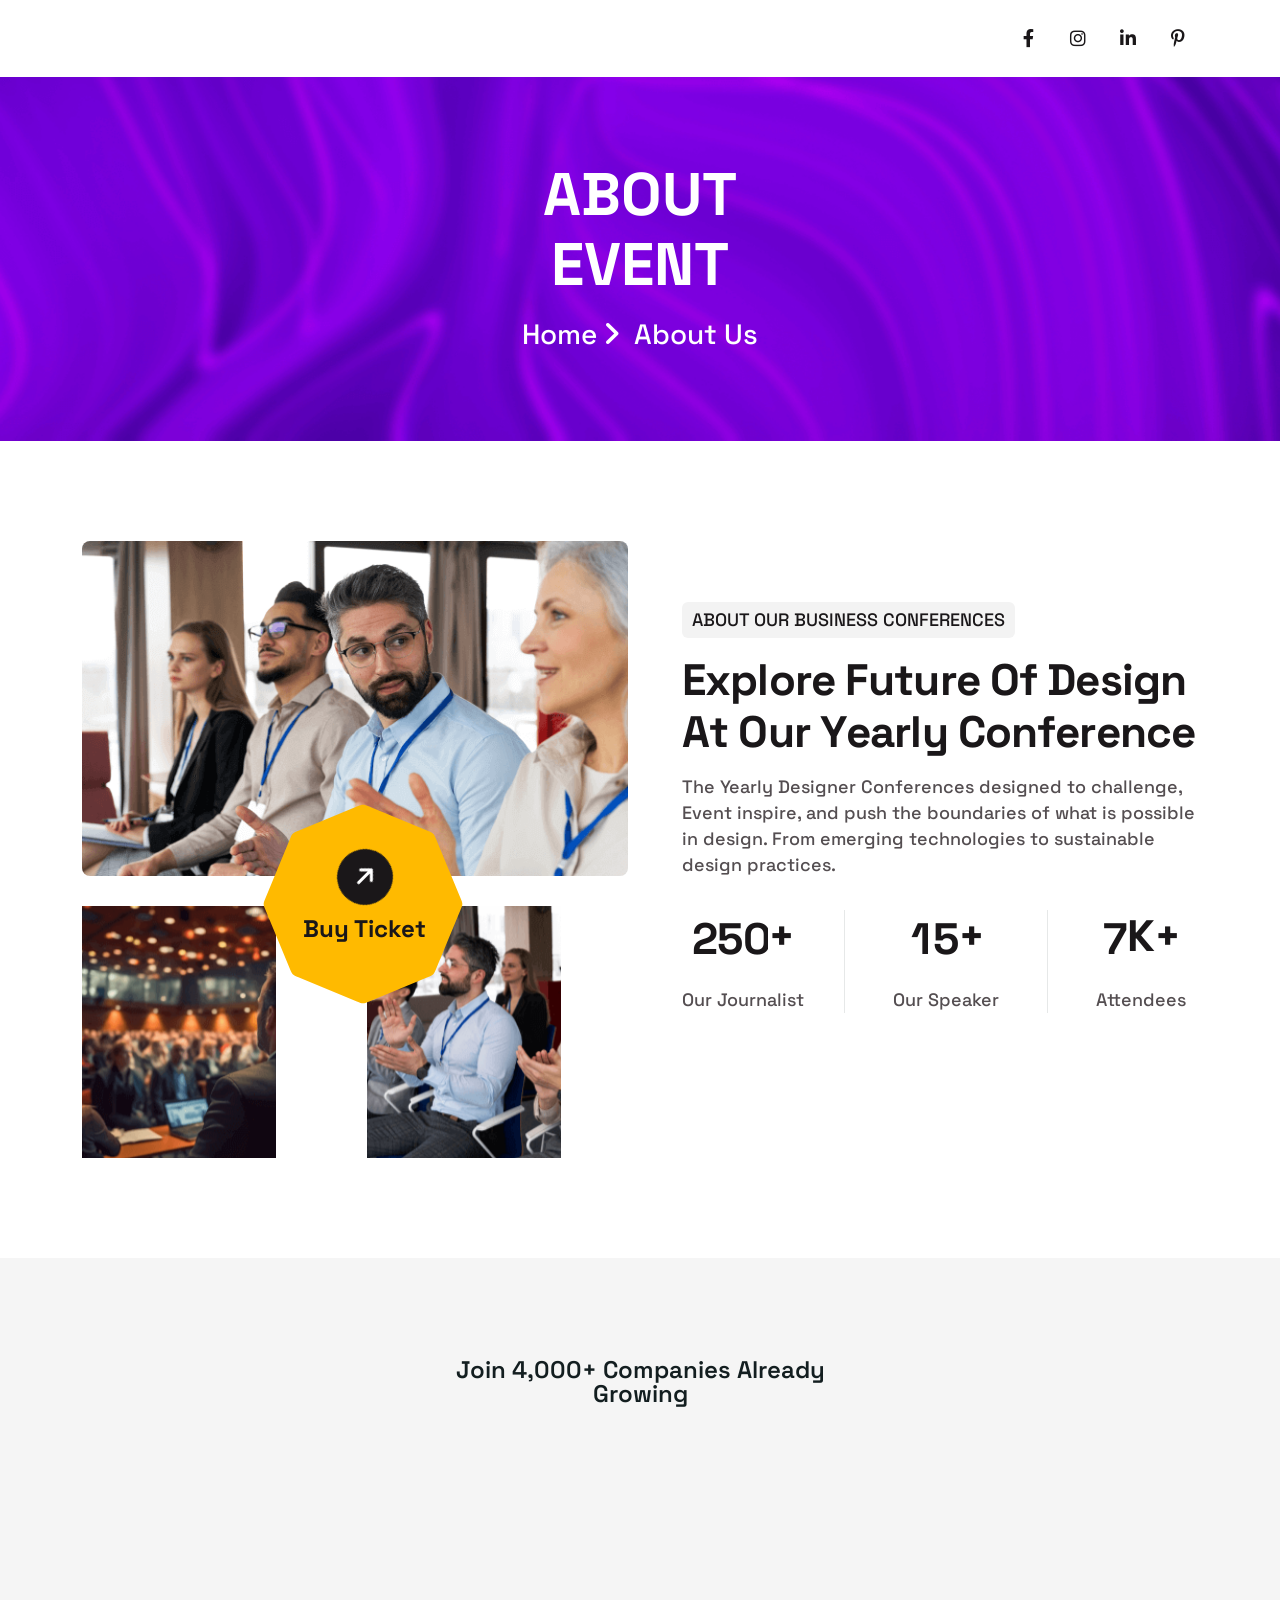
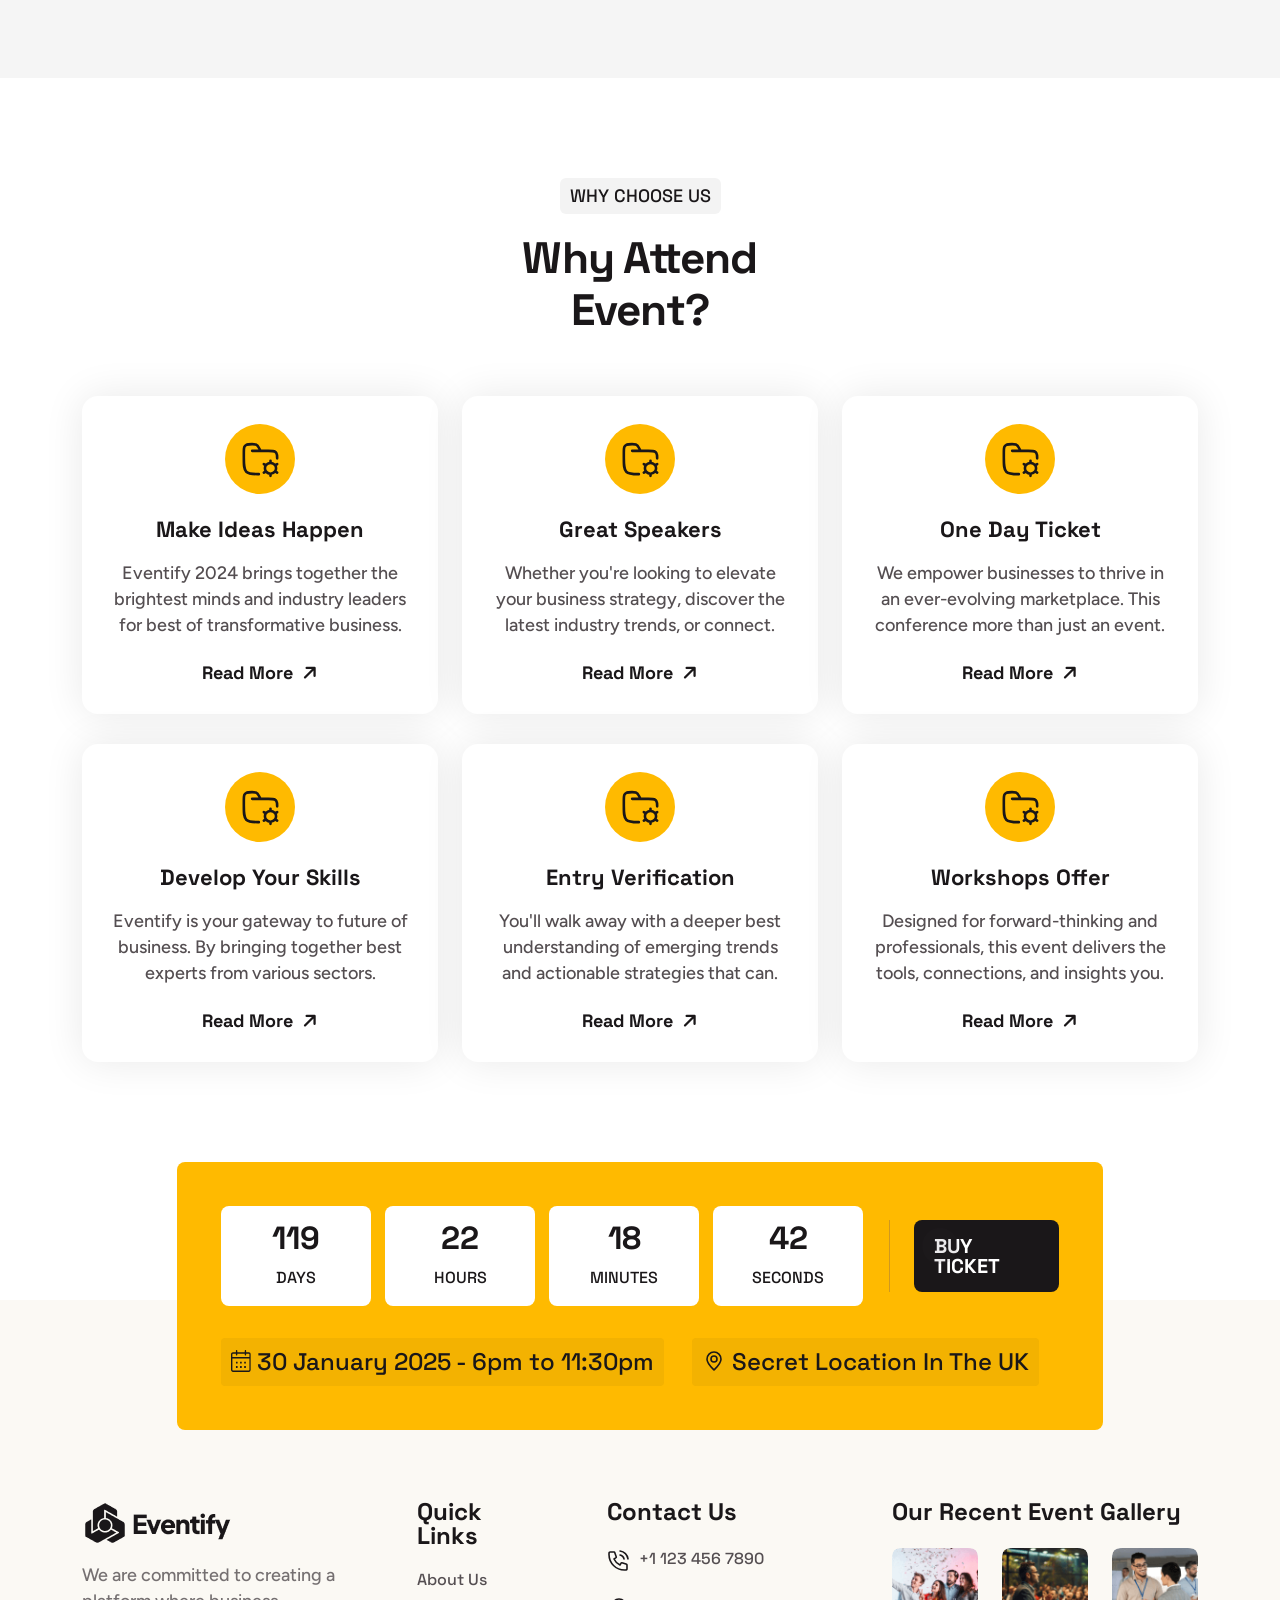
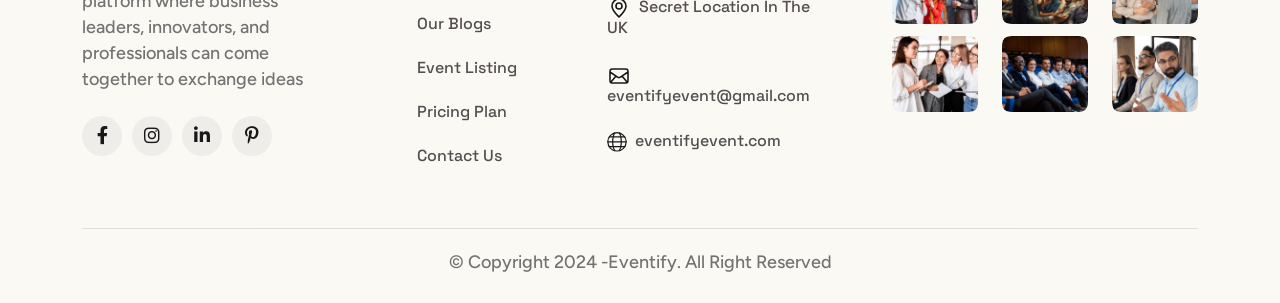
<file: about.html>
<!DOCTYPE html>
<html lang="en">
	<head>
		<meta charset="UTF-8" />
		<meta name="viewport" content="width=device-width, initial-scale=1.0" />
		<title>Eventify- Event And Conference Theme</title>

		<!--=====FAB ICON=======-->
		<link rel="shortcut icon" href="assets/img/logo/fav-logo1.png" />

		<!--===== CSS LINK =======-->
		<link rel="stylesheet" href="assets/css/vendor/bootstrap.min.css" />
		<link rel="stylesheet" href="assets/css/vendor/aos.css" />
		<link rel="stylesheet" href="assets/css/vendor/fontawesome.css" />
		<link rel="stylesheet" href="assets/css/vendor/magnific-popup.css" />
		<link rel="stylesheet" href="assets/css/vendor/mobile.css" />
		<link rel="stylesheet" href="assets/css/vendor/owlcarousel.min.css" />
		<link rel="stylesheet" href="assets/css/vendor/sidebar.css" />
		<link rel="stylesheet" href="assets/css/vendor/slick-slider.css" />
		<link rel="stylesheet" href="assets/css/vendor/nice-select.css" />
		<link rel="stylesheet" href="assets/css/vendor/odometer.css" />
		<link rel="stylesheet" href="assets/css/main.css" />

		<!--=====  JS SCRIPT LINK =======-->
		<script src="assets/js/vendor/jquery-3.7.1.min.js"></script>
	</head>
	<body class="homepage1-body">
		<!-- Popup Section -->
		<div id="popup" class="popup-overlay d-none">
			<div class="popup-content">
				<span class="close-btn" id="close-popup">&times;</span>
				<div class="popup-icon">
					<img src="assets/img/logo/popup-logo.png" alt="" />
				</div>
				<div class="space32"></div>
				<div class="heading2">
					<h2>Grow your business with our agency</h2>
					<div class="space8"></div>
					<ul>
						<li><img src="assets/img/icons/check3.svg" alt="" />Elevate User Experience Expertise</li>
						<li><img src="assets/img/icons/check3.svg" alt="" /> Elevate Your UI/UX Skills Designer</li>
						<li><img src="assets/img/icons/check3.svg" alt="" />Join Leading UI/UX Event the Year</li>
					</ul>
				</div>
				<div class="space50"></div>
				<a class="vl-btn2" href="contact.html"
					><span class="demo">Buy Ticket Now</span><span class="arrow"><i class="fa-solid fa-arrow-right"></i></span>
				</a>
				<p class="no-thanks">No thanks</p>
			</div>
		</div>
		<!--===== PRELOADER STARTS =======-->
		<div class="preloader">
			<div class="loading-container">
				<div class="loading"></div>
				<div id="loading-icon"><img src="assets/img/logo/preloader.png" alt="" /></div>
			</div>
		</div>
		<!--===== PRELOADER ENDS =======-->

		<!--===== PAGE PROGRESS START=======-->
		<div class="paginacontainer">
			<div class="progress-wrap">
				<svg class="progress-circle svg-content" width="100%" height="100%" viewBox="-1 -1 102 102">
					<path d="M50,1 a49,49 0 0,1 0,98 a49,49 0 0,1 0,-98" />
				</svg>
			</div>
		</div>
		<!--===== PAGE PROGRESS END=======-->

		<!--=====HEADER START=======-->
		<header>
			<div class="header-area homepage1 header header-sticky d-none d-lg-block" id="header">
				<div class="container">
					<div class="row">
						<div class="col-lg-12">
							<div class="header-elements">
								<div class="site-logo">
									<a href="index.html"><img src="assets/img/logo/logo1.png" alt="" /></a>
								</div>
								<div class="main-menu">
									<ul>
										<li>
											<a href="#">Home <i class="fa-solid fa-angle-down"></i></a>
											<div class="tp-submenu">
												<div class="row">
													<div class="col-lg-12">
														<div class="all-images-menu">
															<div class="homemenu-thumb">
																<div class="img1">
																	<img src="assets/img/all-images/demo/demo-img1.png" alt="" />
																</div>
																<div class="homemenu-btn">
																	<a class="vl-btn1" href="index.html">View Demo </a>
																</div>
																<div class="homemenu-text">
																	<a href="index.html">Eventify-Homepage 01</a>
																</div>
															</div>

															<div class="homemenu-thumb">
																<div class="img1">
																	<img src="assets/img/all-images/demo/demo-img2.png" alt="" />
																</div>
																<div class="homemenu-btn">
																	<a class="vl-btn1" href="index2.html">View Demo </a>
																</div>
																<div class="homemenu-text">
																	<a href="index2.html">Eventify-Homepage 02</a>
																</div>
															</div>

															<div class="homemenu-thumb">
																<div class="img1">
																	<img src="assets/img/all-images/demo/demo-img3.png" alt="" />
																</div>
																<div class="homemenu-btn">
																	<a class="vl-btn1" href="index3.html">View Demo </a>
																</div>
																<div class="homemenu-text">
																	<a href="index3.html">Eventify-Homepage 03</a>
																</div>
															</div>

															<div class="homemenu-thumb">
																<div class="img1">
																	<img src="assets/img/all-images/demo/demo-img4.png" alt="" />
																</div>
																<div class="homemenu-btn">
																	<a class="vl-btn1" href="index4.html">View Demo </a>
																</div>
																<div class="homemenu-text">
																	<a href="index4.html">Eventify-Homepage 04</a>
																</div>
															</div>

															<div class="homemenu-thumb" style="margin: 0">
																<div class="img1">
																	<img src="assets/img/all-images/demo/demo-img5.png" alt="" />
																</div>
																<div class="homemenu-btn">
																	<a class="vl-btn1" href="index5.html">View Demo </a>
																</div>
																<div class="homemenu-text">
																	<a href="index5.html">Eventify-Homepage 05</a>
																</div>
															</div>
														</div>

														<div class="all-images-menu">
															<div class="homemenu-thumb">
																<div class="img1">
																	<img src="assets/img/all-images/demo/demo-img6.png" alt="" />
																</div>
																<div class="homemenu-btn">
																	<a class="vl-btn1" href="index6.html">View Demo </a>
																</div>
																<div class="homemenu-text">
																	<a href="index6.html">Eventify-Homepage 06</a>
																</div>
															</div>

															<div class="homemenu-thumb">
																<div class="img1">
																	<img src="assets/img/all-images/demo/demo-img7.png" alt="" />
																</div>
																<div class="homemenu-btn">
																	<a class="vl-btn1" href="index7.html">View Demo </a>
																</div>
																<div class="homemenu-text">
																	<a href="index7.html">Eventify-Homepage 07</a>
																</div>
															</div>

															<div class="homemenu-thumb">
																<div class="img1">
																	<img src="assets/img/all-images/demo/demo-img8.png" alt="" />
																</div>
																<div class="homemenu-btn">
																	<a class="vl-btn1" href="index8.html">View Demo </a>
																</div>
																<div class="homemenu-text">
																	<a href="index8.html">Eventify-Homepage 08</a>
																</div>
															</div>

															<div class="homemenu-thumb">
																<div class="img1">
																	<img src="assets/img/all-images/demo/demo-img9.png" alt="" />
																</div>
																<div class="homemenu-btn">
																	<a class="vl-btn1" href="index9.html">View Demo </a>
																</div>
																<div class="homemenu-text">
																	<a href="index9.html">Eventify-Homepage 09</a>
																</div>
															</div>

															<div class="homemenu-thumb" style="margin: 0">
																<div class="img1">
																	<img src="assets/img/all-images/demo/demo-img10.png" alt="" />
																</div>
																<div class="homemenu-btn">
																	<a class="vl-btn1" href="index10.html">View Demo </a>
																</div>
																<div class="homemenu-text">
																	<a href="index10.html">Eventify-Homepage 10</a>
																</div>
															</div>
														</div>
													</div>
												</div>
											</div>
										</li>
										<li><a href="about.html">About Event</a></li>
										<li>
											<a href="#">Speakers <i class="fa-solid fa-angle-down"></i></a>
											<ul class="dropdown-padding">
												<li><a href="speakers.html">Speakers</a></li>
												<li><a href="speakers-single.html">Speakers Details</a></li>
											</ul>
										</li>

										<li>
											<a href="#">Schedule <i class="fa-solid fa-angle-down"></i></a>
											<ul class="dropdown-padding">
												<li><a href="event.html">Our Event</a></li>
												<li><a href="event-schedule.html">Event Schedule</a></li>
												<li><a href="event-single.html">Event Details</a></li>
											</ul>
										</li>
										<li>
											<a href="#">Blogs <i class="fa-solid fa-angle-down"></i></a>
											<ul class="dropdown-padding">
												<li><a href="blog.html">Our Blog</a></li>
												<li><a href="blog-single.html">Blog Details</a></li>
											</ul>
										</li>
										<li>
											<a href="#">Pages <i class="fa-solid fa-angle-down"></i></a>
											<ul class="dropdown-padding">
												<li><a href="memories.html">Our Memories</a></li>
												<li><a href="pricing-plan.html">Pricing Plan</a></li>
												<li><a href="faq.html">FAQ,s</a></li>
												<li><a href="contact.html">Contact Us</a></li>
											</ul>
										</li>
									</ul>
								</div>
								<div class="btn-area">
									<div class="search-icon header__search header-search-btn">
										<a href="#"><img src="assets/img/icons/search1.svg" alt="" /></a>
									</div>
									<ul>
										<li>
											<a href="#"><i class="fa-brands fa-facebook-f"></i></a>
										</li>
										<li>
											<a href="#"><i class="fa-brands fa-instagram"></i></a>
										</li>
										<li>
											<a href="#"><i class="fa-brands fa-linkedin-in"></i></a>
										</li>
										<li>
											<a href="#" class="m-0"><i class="fa-brands fa-pinterest-p"></i></a>
										</li>
									</ul>
								</div>

								<div class="header-search-form-wrapper">
									<div class="tx-search-close tx-close"><i class="fa-solid fa-xmark"></i></div>
									<div class="header-search-container">
										<form role="search" class="search-form">
											<input type="search" class="search-field" placeholder="Search …" value="" name="s" />
											<button type="submit" class="search-submit"><img src="assets/img/icons/search1.svg" alt="" /></button>
										</form>
									</div>
								</div>
								<div class="body-overlay"></div>
							</div>
						</div>
					</div>
				</div>
			</div>
		</header>
		<!--=====HEADER END =======-->

		<!--===== MOBILE HEADER STARTS =======-->
		<div class="mobile-header mobile-haeder1 d-block d-lg-none">
			<div class="container-fluid">
				<div class="col-12">
					<div class="mobile-header-elements">
						<div class="mobile-logo">
							<a href="index.html"><img src="assets/img/logo/logo1.png" alt="" /></a>
						</div>
						<div class="mobile-nav-icon dots-menu">
							<i class="fa-solid fa-bars-staggered"></i>
						</div>
					</div>
				</div>
			</div>
		</div>

		<div class="mobile-sidebar mobile-sidebar1">
			<div class="logosicon-area">
				<div class="logos">
					<img src="assets/img/logo/logo2.png" alt="" />
				</div>
				<div class="menu-close">
					<i class="fa-solid fa-xmark"></i>
				</div>
			</div>
			<div class="mobile-nav mobile-nav1">
				<ul class="mobile-nav-list nav-list1">
					<li>
						<a href="#">Home </a>
						<ul class="sub-menu">
							<li><a href="index.html">Home One</a></li>
							<li><a href="index2.html">Home Two</a></li>
							<li><a href="index3.html">Home Three</a></li>
							<li><a href="index4.html">Home Four</a></li>
							<li><a href="index5.html">Home Five</a></li>
							<li><a href="index6.html">Home Six</a></li>
							<li><a href="index7.html">Home Seven</a></li>
							<li><a href="index8.html">Home Eight</a></li>
							<li><a href="index9.html">Home Nine</a></li>
							<li><a href="index10.html">Home Ten</a></li>
						</ul>
					</li>
					<li><a href="about.html">About Event</a></li>
					<li>
						<a href="features.html">Speakers</a>
						<ul class="sub-menu">
							<li><a href="speakers.html">Speakers</a></li>
							<li><a href="speakers-single.html">Speakers Details</a></li>
						</ul>
					</li>
					<li>
						<a href="features.html">Schedule</a>
						<ul class="sub-menu">
							<li><a href="event.html">Our Event</a></li>
							<li><a href="event-schedule.html">Event Schedule</a></li>
							<li><a href="event-single.html">Event Details</a></li>
						</ul>
					</li>
					<li>
						<a href="#">Blogs</a>
						<ul class="sub-menu">
							<li><a href="blog.html">Our Blog</a></li>
							<li><a href="blog-single.html">Blog Details</a></li>
						</ul>
					</li>
					<li>
						<a href="#">Pages</a>
						<ul class="sub-menu">
							<li><a href="memories.html">Our Memories</a></li>
							<li><a href="pricing-plan.html">Pricing Plan</a></li>
							<li><a href="faq.html">FAQ,s</a></li>
							<li><a href="contact.html">Contact Us</a></li>
						</ul>
					</li>
					<li><a href="contact.html">Contact Us</a></li>
				</ul>
				<div class="allmobilesection">
					<a href="contact.html" class="vl-btn1">Contact Now</a>
					<div class="single-footer">
						<h3>Contact Info</h3>
						<div class="footer1-contact-info">
							<div class="contact-info-single">
								<div class="contact-info-icon">
									<span><i class="fa-solid fa-phone-volume"></i></span>
								</div>
								<div class="contact-info-text">
									<a href="tel:+3(924)4596512">+3(924)4596512</a>
								</div>
							</div>
							<div class="contact-info-single">
								<div class="contact-info-icon">
									<span><i class="fa-solid fa-envelope"></i></span>
								</div>
								<div class="contact-info-text">
									<a href="mailto:info@example.com">info@example.com</a>
								</div>
							</div>
							<div class="single-footer">
								<h3>Our Location</h3>
								<div class="contact-info-single">
									<div class="contact-info-icon">
										<span><i class="fa-solid fa-location-dot"></i></span>
									</div>
									<div class="contact-info-text">
										<a href="mailto:info@example.com"
											>55 East Birchwood Ave.Brooklyn, <br />
											New York 11201,United States</a
										>
									</div>
								</div>
							</div>
							<div class="single-footer">
								<h3>Social Links</h3>
								<div class="social-links-mobile-menu">
									<ul>
										<li>
											<a href="#"><i class="fa-brands fa-facebook-f"></i></a>
										</li>
										<li>
											<a href="#"><i class="fa-brands fa-instagram"></i></a>
										</li>
										<li>
											<a href="#"><i class="fa-brands fa-linkedin-in"></i></a>
										</li>
										<li>
											<a href="#"><i class="fa-brands fa-youtube"></i></a>
										</li>
									</ul>
								</div>
							</div>
						</div>
					</div>
				</div>
			</div>
		</div>
		<!--===== MOBILE HEADER STARTS =======-->

		<!--===== HERO AREA STARTS =======-->
		<div class="inner-page-header" style="background-image: url(assets/img/bg/header-bg5.png)">
			<div class="container">
				<div class="row">
					<div class="col-lg-4 m-auto">
						<div class="heading1 text-center">
							<h1>About Event</h1>
							<div class="space20"></div>
							<a href="index.html">Home <i class="fa-solid fa-angle-right"></i> <span>About Us</span></a>
						</div>
					</div>
				</div>
			</div>
		</div>
		<!--===== HERO AREA ENDS =======-->

		<!--===== ABOUT AREA STARTS =======-->
		<div class="about1-section-area sp1">
			<div class="container">
				<div class="row align-items-center">
					<div class="col-lg-6">
						<div class="about-imges">
							<div class="img1 reveal image-anime">
								<img src="assets/img/all-images/about/about-img1.png" alt="" />
							</div>
							<div class="row">
								<div class="col-lg-6 col-md-6">
									<div class="space30"></div>
									<div class="img1 reveal image-anime">
										<img src="assets/img/all-images/about/about-img2.png" alt="" />
									</div>
								</div>
								<div class="col-lg-6 col-md-6">
									<div class="space30"></div>
									<div class="img1 reveal image-anime">
										<img src="assets/img/all-images/about/about-img3.png" alt="" />
									</div>
								</div>
							</div>
							<div class="about-btnarea">
								<svg xmlns="http://www.w3.org/2000/svg" width="200" height="200" viewBox="0 0 200 200" fill="none" class="keyframe5">
									<path
										d="M93.8771 2.53621C96.8982 1.28483 98.4087 0.659138 100 0.659138C101.591 0.659138 103.102 1.28483 106.123 2.5362L164.588 26.7531C167.609 28.0045 169.119 28.6302 170.245 29.7554C171.37 30.8806 171.995 32.3912 173.247 35.4123L197.464 93.8771C198.715 96.8982 199.341 98.4087 199.341 100C199.341 101.591 198.715 103.102 197.464 106.123L173.247 164.588C171.995 167.609 171.37 169.119 170.245 170.245C169.119 171.37 167.609 171.995 164.588 173.247L106.123 197.464C103.102 198.715 101.591 199.341 100 199.341C98.4087 199.341 96.8982 198.715 93.8771 197.464L35.4123 173.247C32.3912 171.995 30.8806 171.37 29.7554 170.245C28.6302 169.119 28.0045 167.609 26.7531 164.588L2.53621 106.123C1.28483 103.102 0.659138 101.591 0.659138 100C0.659138 98.4087 1.28483 96.8982 2.5362 93.8771L26.7531 35.4123C28.0045 32.3912 28.6302 30.8806 29.7554 29.7554C30.8806 28.6302 32.3912 28.0045 35.4123 26.7531L93.8771 2.53621Z"
										fill="#FFBA00"
									/>
								</svg>
								<a href="pricing-plan.html">
									<span><i class="fa-solid fa-arrow-right"></i></span>
									<br />
									<div class="space12"></div>
									Buy Ticket
								</a>
							</div>
						</div>
					</div>
					<div class="col-lg-6">
						<div class="about-header-area heading2">
							<h5 data-aos="fade-left" data-aos-duration="800">about our Business conferences</h5>
							<div class="space16"></div>
							<h2 class="text-anime-style-3">Explore Future Of Design At Our Yearly Conference</h2>
							<div class="space16"></div>
							<p data-aos="fade-left" data-aos-duration="900">The Yearly Designer Conferences designed to challenge, Event inspire, and push the boundaries of what is possible in design. From emerging technologies to sustainable design practices.</p>
							<div class="space32"></div>
							<div class="about-counter-area">
								<div class="counter-box">
									<h2><span class="odometer" data-count="250"></span>+</h2>
									<div class="space18"></div>
									<p>Our Journalist</p>
								</div>

								<div class="counter-box box2">
									<h2><span class="odometer" data-count="15"></span>+</h2>
									<div class="space18"></div>
									<p>Our Speaker</p>
								</div>

								<div class="counter-box box3" style="border: none">
									<h2><span class="odometer" data-count="7"></span>K+</h2>
									<div class="space18"></div>
									<p>Attendees</p>
								</div>
							</div>
							<div class="space32"></div>
							<div class="btn-area1" data-aos="fade-left" data-aos-duration="1200">
								<a href="contact.html" class="vl-btn1">Become an Attendee</a>
							</div>
						</div>
					</div>
				</div>
			</div>
		</div>
		<!--===== ABOUT AREA ENDS =======-->

		<!--===== OTHERS AREA STARTS =======-->
		<div class="brands3-section-area sp2">
			<div class="container">
				<div class="row">
					<div class="col-lg-5 m-auto">
						<div class="brand-header heading4 space-margin60 text-center">
							<h3>Join 4,000+ companies already growing</h3>
						</div>
					</div>
				</div>
				<div class="row">
					<div class="col-lg-12" data-aos="zoom-in" data-aos-duration="800">
						<div class="brand-slider-area owl-carousel">
							<div class="brand-box">
								<img src="assets/img/elements/brand-img1.png" alt="" />
							</div>
							<div class="brand-box">
								<img src="assets/img/elements/brand-img2.png" alt="" />
							</div>
							<div class="brand-box">
								<img src="assets/img/elements/brand-img3.png" alt="" />
							</div>
							<div class="brand-box">
								<img src="assets/img/elements/brand-img4.png" alt="" />
							</div>
							<div class="brand-box">
								<img src="assets/img/elements/brand-img5.png" alt="" />
							</div>
							<div class="brand-box">
								<img src="assets/img/elements/brand-img6.png" alt="" />
							</div>
							<div class="brand-box">
								<img src="assets/img/elements/brand-img7.png" alt="" />
							</div>
							<div class="brand-box">
								<img src="assets/img/elements/brand-img8.png" alt="" />
							</div>
						</div>
					</div>
				</div>
			</div>
		</div>
		<!--===== OTHERS AREA ENDS =======-->

		<!--===== OTHERS AREA STARTS =======-->
		<div class="choose-section-area sp2">
			<div class="container">
				<div class="row">
					<div class="col-lg-4 m-auto">
						<div class="heading2 text-center space-margin60">
							<h5>why choose us</h5>
							<div class="space18"></div>
							<h2>Why Attend Event?</h2>
						</div>
					</div>
				</div>
				<div class="row">
					<div class="col-lg-4 col-md-6">
						<div class="choose-widget-boxarea">
							<div class="icons">
								<img src="assets/img/icons/choose-icons1.svg" alt="" />
							</div>
							<div class="space24"></div>
							<div class="content-area">
								<a href="event-single.html">Make Ideas Happen</a>
								<div class="space16"></div>
								<p>Eventify 2024 brings together the brightest minds and industry leaders for best of transformative business.</p>
								<div class="space24"></div>
								<a href="event-single.html" class="readmore">Read More <i class="fa-solid fa-arrow-right"></i></a>
							</div>
						</div>
					</div>

					<div class="col-lg-4 col-md-6">
						<div class="choose-widget-boxarea">
							<div class="icons">
								<img src="assets/img/icons/choose-icons1.svg" alt="" />
							</div>
							<div class="space24"></div>
							<div class="content-area">
								<a href="event-single.html">Great Speakers</a>
								<div class="space16"></div>
								<p>Whether you're looking to elevate your business strategy, discover the latest industry trends, or connect.</p>
								<div class="space24"></div>
								<a href="event-single.html" class="readmore">Read More <i class="fa-solid fa-arrow-right"></i></a>
							</div>
						</div>
					</div>

					<div class="col-lg-4 col-md-6">
						<div class="choose-widget-boxarea">
							<div class="icons">
								<img src="assets/img/icons/choose-icons1.svg" alt="" />
							</div>
							<div class="space24"></div>
							<div class="content-area">
								<a href="event-single.html">One Day Ticket</a>
								<div class="space16"></div>
								<p>We empower businesses to thrive in an ever-evolving marketplace. This conference more than just an event.</p>
								<div class="space24"></div>
								<a href="event-single.html" class="readmore">Read More <i class="fa-solid fa-arrow-right"></i></a>
							</div>
						</div>
					</div>

					<div class="col-lg-4 col-md-6">
						<div class="choose-widget-boxarea">
							<div class="icons">
								<img src="assets/img/icons/choose-icons1.svg" alt="" />
							</div>
							<div class="space24"></div>
							<div class="content-area">
								<a href="event-single.html">Develop Your Skills</a>
								<div class="space16"></div>
								<p>Eventify is your gateway to future of business. By bringing together best experts from various sectors.</p>
								<div class="space24"></div>
								<a href="event-single.html" class="readmore">Read More <i class="fa-solid fa-arrow-right"></i></a>
							</div>
						</div>
					</div>

					<div class="col-lg-4 col-md-6">
						<div class="choose-widget-boxarea">
							<div class="icons">
								<img src="assets/img/icons/choose-icons1.svg" alt="" />
							</div>
							<div class="space24"></div>
							<div class="content-area">
								<a href="event-single.html">Entry Verification</a>
								<div class="space16"></div>
								<p>You'll walk away with a deeper best understanding of emerging trends and actionable strategies that can.</p>
								<div class="space24"></div>
								<a href="event-single.html" class="readmore">Read More <i class="fa-solid fa-arrow-right"></i></a>
							</div>
						</div>
					</div>

					<div class="col-lg-4 col-md-6">
						<div class="choose-widget-boxarea">
							<div class="icons">
								<img src="assets/img/icons/choose-icons1.svg" alt="" />
							</div>
							<div class="space24"></div>
							<div class="content-area">
								<a href="event-single.html">Workshops Offer</a>
								<div class="space16"></div>
								<p>Designed for forward-thinking and professionals, this event delivers the tools, connections, and insights you.</p>
								<div class="space24"></div>
								<a href="event-single.html" class="readmore">Read More <i class="fa-solid fa-arrow-right"></i></a>
							</div>
						</div>
					</div>
				</div>
			</div>
		</div>
		<!--===== OTHERS AREA ENDS =======-->

		<!--===== CTA AREA STARTS =======-->
		<div class="cta1-section-area d-lg-block d-block">
			<div class="container">
				<div class="row">
					<div class="col-lg-10 m-auto">
						<div class="cta1-main-boxarea">
							<div class="timer-btn-area">
								<div class="timer">
									<div class="time-box">
										<span id="days1" class="time-value">119</span>
										<br />
									</div>
									<div class="space14"></div>
									<div class="time-box">
										<span id="hours1" class="time-value">22</span>
										<br />
									</div>
									<div class="space14"></div>
									<div class="time-box">
										<span id="minutes1" class="time-value">18</span>
										<br />
									</div>
									<div class="space14"></div>
									<div class="time-box" style="margin: 0 26px 0 0">
										<span id="seconds1" class="time-value">44</span>
										<br />
									</div>
								</div>
								<div class="btn-area1">
									<a href="pricing-plan.html" class="vl-btn1">Buy Ticket</a>
								</div>
							</div>
							<ul>
								<li>
									<a href="#"><img src="assets/img/icons/calender1.svg" alt="" />30 January 2025 - 6pm to 11:30pm</a>
								</li>
								<li class="m-0">
									<a href="#"><img src="assets/img/icons/location1.svg" alt="" />Secret Location In The UK</a>
								</li>
							</ul>
						</div>
					</div>
				</div>
			</div>
		</div>
		<!--===== CTA AREA ENDS =======-->

		<!--===== CTA AREA STARTS =======-->
		<div class="cta1-section-area d-lg-none d-block">
			<div class="container">
				<div class="row">
					<div class="col-lg-10 m-auto">
						<div class="cta1-main-boxarea">
							<div class="timer-btn-area">
								<div class="timer">
									<div class="time-box">
										<span id="days" class="time-value">119</span>
										<br />
									</div>
									<div class="space14"></div>
									<div class="time-box">
										<span id="hours" class="time-value">22</span>
										<br />
									</div>
									<div class="space14"></div>
									<div class="time-box">
										<span id="minutes" class="time-value">18</span>
										<br />
									</div>
									<div class="space14"></div>
									<div class="time-box" style="margin: 0 26px 0 0">
										<span id="seconds" class="time-value">44</span>
										<br />
									</div>
								</div>
								<div class="btn-area1">
									<a href="pricing-plan.html" class="vl-btn1">Buy Ticket</a>
								</div>
							</div>
							<ul>
								<li>
									<a href="#"><img src="assets/img/icons/calender1.svg" alt="" />30 January 2025 - 6pm to 11:30pm</a>
								</li>
								<li class="m-0">
									<a href="#"><img src="assets/img/icons/location1.svg" alt="" />Secret Location In The UK</a>
								</li>
							</ul>
						</div>
					</div>
				</div>
			</div>
		</div>
		<!--===== CTA AREA ENDS =======-->

		<!--===== FOOTER AREA STARTS =======-->
		<div class="footer1-sertion-area">
			<div class="container">
				<div class="row">
					<div class="col-lg-3 col-md-6">
						<div class="footer-logo-area">
							<img src="assets/img/logo/logo2.png" alt="" />
							<div class="space16"></div>
							<p>We are committed to creating a platform where business leaders, innovators, and professionals can come together to exchange ideas</p>
							<div class="space24"></div>
							<ul>
								<li>
									<a href="#"><i class="fa-brands fa-facebook-f"></i></a>
								</li>
								<li>
									<a href="#"><i class="fa-brands fa-instagram"></i></a>
								</li>
								<li>
									<a href="#"><i class="fa-brands fa-linkedin-in"></i></a>
								</li>
								<li>
									<a href="#" class="m-0"><i class="fa-brands fa-pinterest-p"></i></a>
								</li>
							</ul>
						</div>
					</div>
					<div class="col-lg-2 col-md-6">
						<div class="link-content">
							<h3>Quick Links</h3>
							<ul>
								<li><a href="about.html">About Us</a></li>
								<li><a href="blog.html">Our Blogs</a></li>
								<li><a href="event.html">Event Listing</a></li>
								<li><a href="pricing-plan.html">Pricing Plan</a></li>
								<li><a href="contact.html">Contact Us</a></li>
							</ul>
						</div>
					</div>

					<div class="col-lg-3 col-md-6">
						<div class="link-content2">
							<h3>Contact Us</h3>
							<ul>
								<li>
									<a href="tel:+11234567890"><img src="assets/img/icons/phn1.svg" alt="" />+1 123 456 7890</a>
								</li>
								<li>
									<a href="#"><img src="assets/img/icons/location1.svg" alt="" />Secret Location In The UK</a>
								</li>
								<li>
									<a href="mailto:eventifyevent@gmail.com"><img src="assets/img/icons/mail1.svg" alt="" />eventifyevent@gmail.com</a>
								</li>
								<li>
									<a href="#"> <img src="assets/img/icons/world1.svg" alt="" />eventifyevent.com</a>
								</li>
							</ul>
						</div>
					</div>
					<div class="col-lg-4 col-md-6">
						<div class="footer-social-box">
							<h3>Our Recent Event Gallery</h3>
							<div class="space12"></div>
							<div class="row">
								<div class="col-lg-4 col-md-4 col-4">
									<div class="img1">
										<img src="assets/img/all-images/footer/footer-img1.png" alt="" />
										<div class="icons">
											<a href="#"><i class="fa-brands fa-instagram"></i></a>
										</div>
									</div>
								</div>
								<div class="col-lg-4 col-md-4 col-4">
									<div class="img1">
										<img src="assets/img/all-images/footer/footer-img2.png" alt="" />
										<div class="icons">
											<a href="#"><i class="fa-brands fa-instagram"></i></a>
										</div>
									</div>
								</div>
								<div class="col-lg-4 col-md-4 col-4">
									<div class="img1">
										<img src="assets/img/all-images/footer/footer-img3.png" alt="" />
										<div class="icons">
											<a href="#"><i class="fa-brands fa-instagram"></i></a>
										</div>
									</div>
								</div>
								<div class="col-lg-4 col-md-4 col-4">
									<div class="img1">
										<img src="assets/img/all-images/footer/footer-img4.png" alt="" />
										<div class="icons">
											<a href="#"><i class="fa-brands fa-instagram"></i></a>
										</div>
									</div>
								</div>
								<div class="col-lg-4 col-md-4 col-4">
									<div class="img1">
										<img src="assets/img/all-images/footer/footer-img5.png" alt="" />
										<div class="icons">
											<a href="#"><i class="fa-brands fa-instagram"></i></a>
										</div>
									</div>
								</div>
								<div class="col-lg-4 col-md-4 col-4">
									<div class="img1">
										<img src="assets/img/all-images/footer/footer-img6.png" alt="" />
										<div class="icons">
											<a href="#"><i class="fa-brands fa-instagram"></i></a>
										</div>
									</div>
								</div>
							</div>
						</div>
					</div>
				</div>
				<div class="space60"></div>
				<div class="row">
					<div class="col-lg-12">
						<div class="copyright">
							<p>&copy; Copyright 2024 -Eventify. All Right Reserved</p>
						</div>
					</div>
				</div>
			</div>
		</div>
		<!--===== FOOTER AREA ENDS =======-->

		<!--===== JS SCRIPT LINK =======-->
		<script src="assets/js/vendor/bootstrap.min.js"></script>
		<script src="assets/js/vendor/fontawesome.js"></script>
		<script src="assets/js/vendor/aos.js"></script>
		<script src="assets/js/vendor/jquery.appear.js"></script>
		<script src="assets/js/vendor/jquery.odometer.min.js"></script>
		<script src="assets/js/vendor/sidebar.js"></script>
		<script src="assets/js/vendor/magnific-popup.js"></script>
		<script src="assets/js/vendor/gsap.min.js"></script>
		<script src="assets/js/vendor/ScrollTrigger.min.js"></script>
		<script src="assets/js/vendor/Splitetext.js"></script>
		<script src="assets/js/vendor/mobilemenu.js"></script>
		<script src="assets/js/vendor/owlcarousel.min.js"></script>
		<script src="assets/js/vendor/nice-select.js"></script>
		<script src="assets/js/vendor/waypoints.js"></script>
		<script src="assets/js/vendor/slick-slider.js"></script>
		<script src="assets/js/vendor/circle-progress.js"></script>
		<script src="assets/js/main.js"></script>
	</body>
</html>
</file>
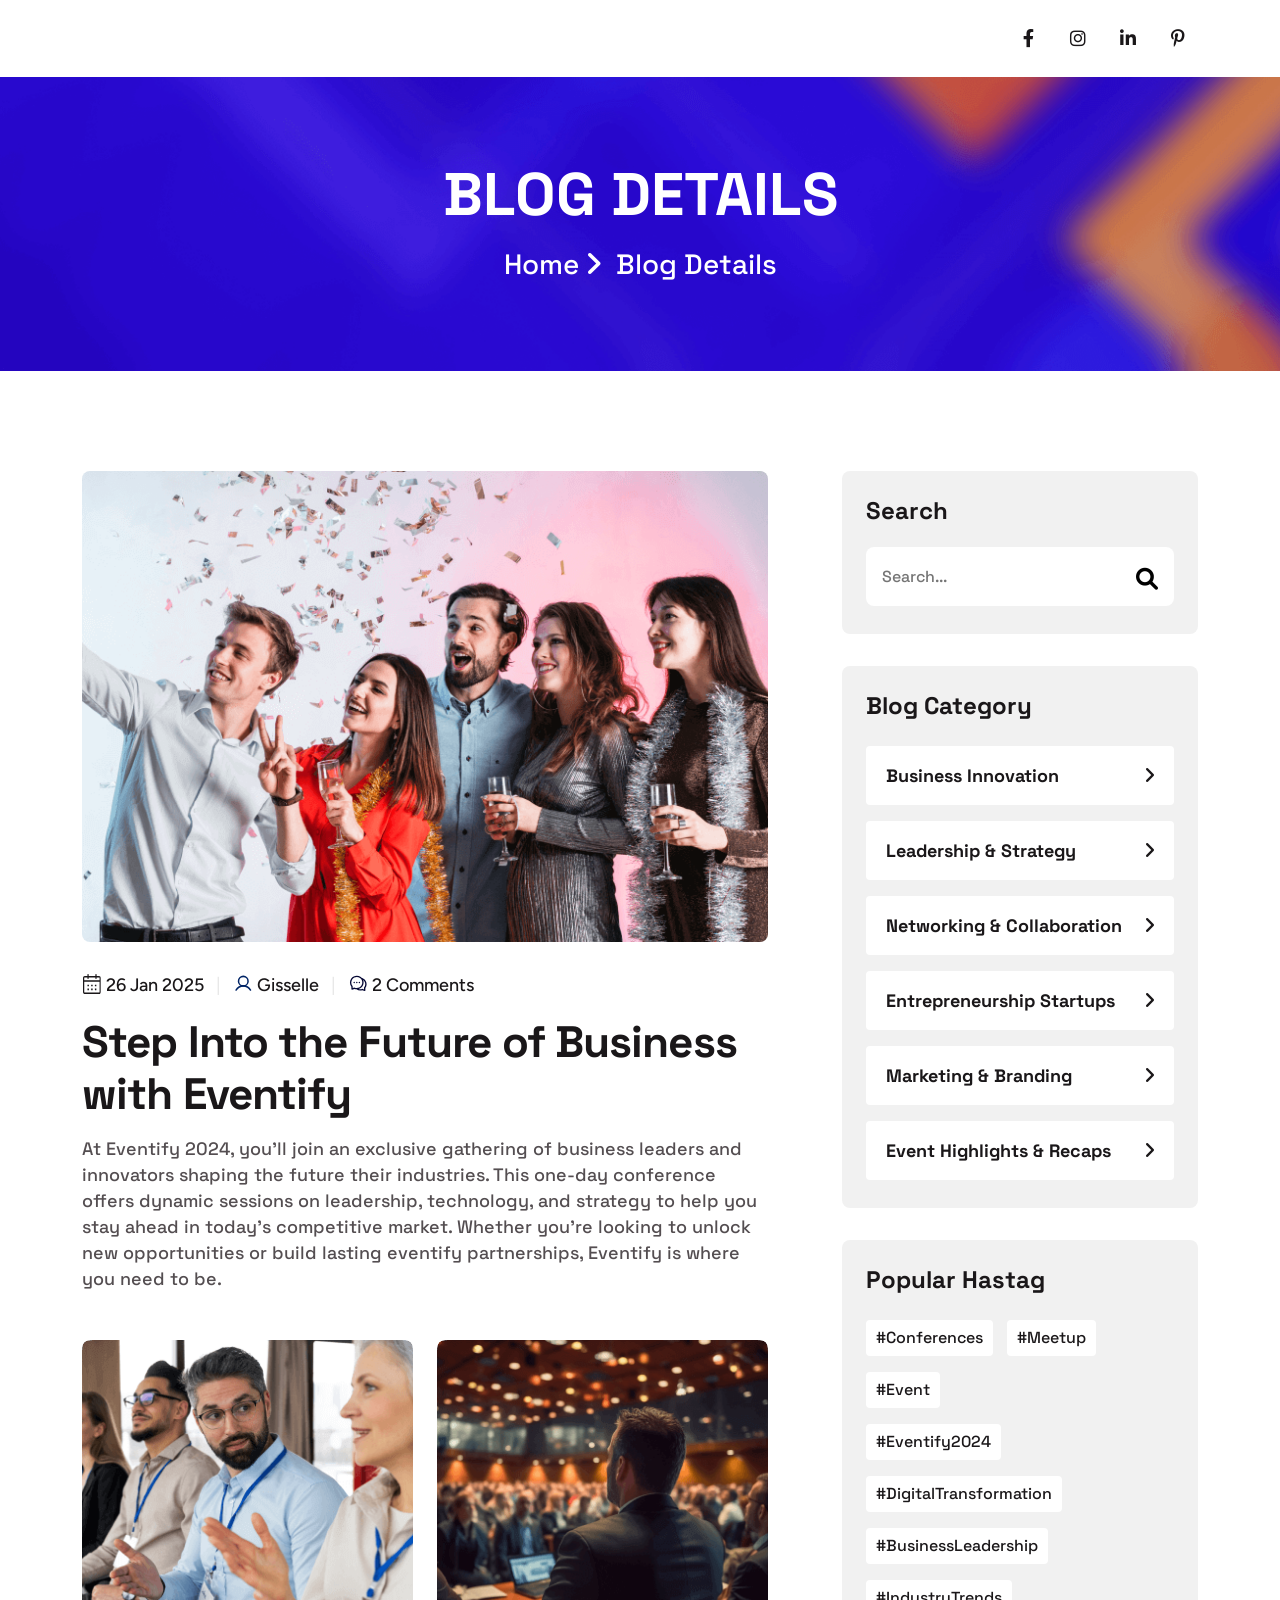
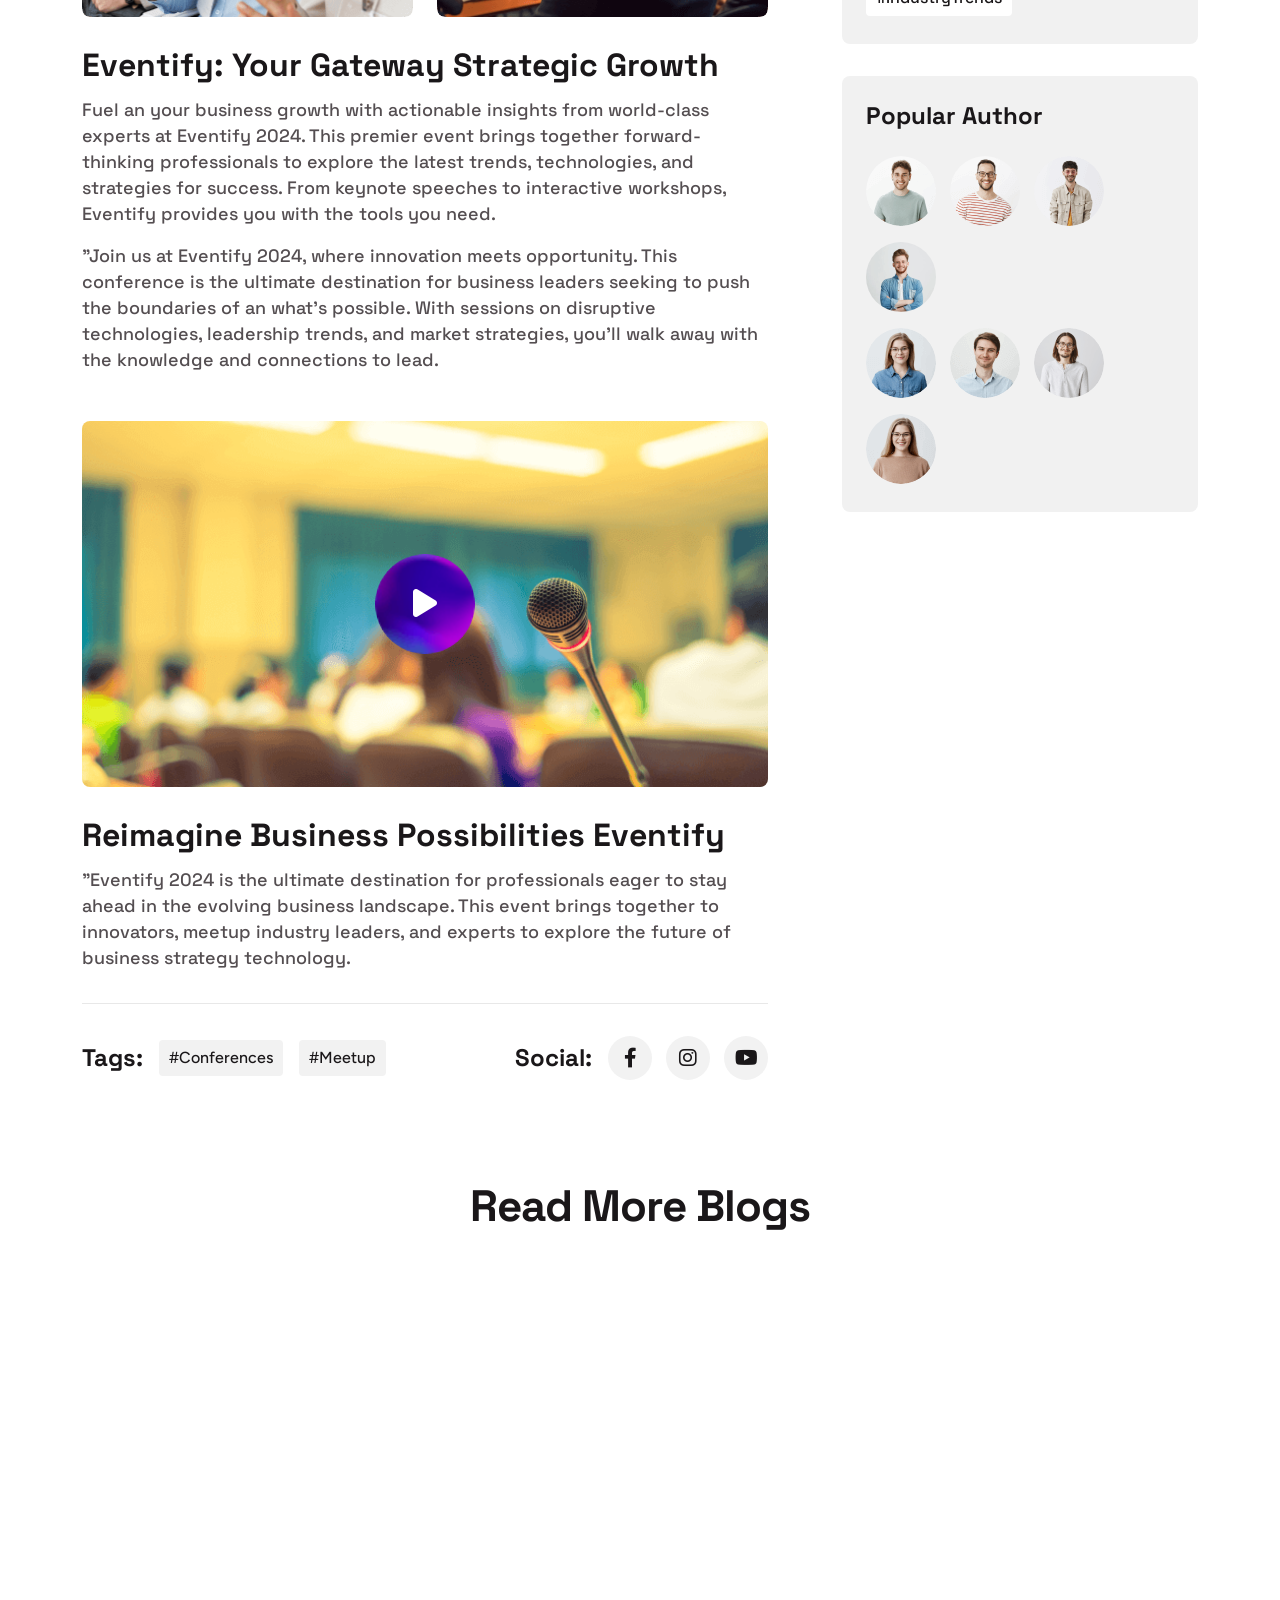
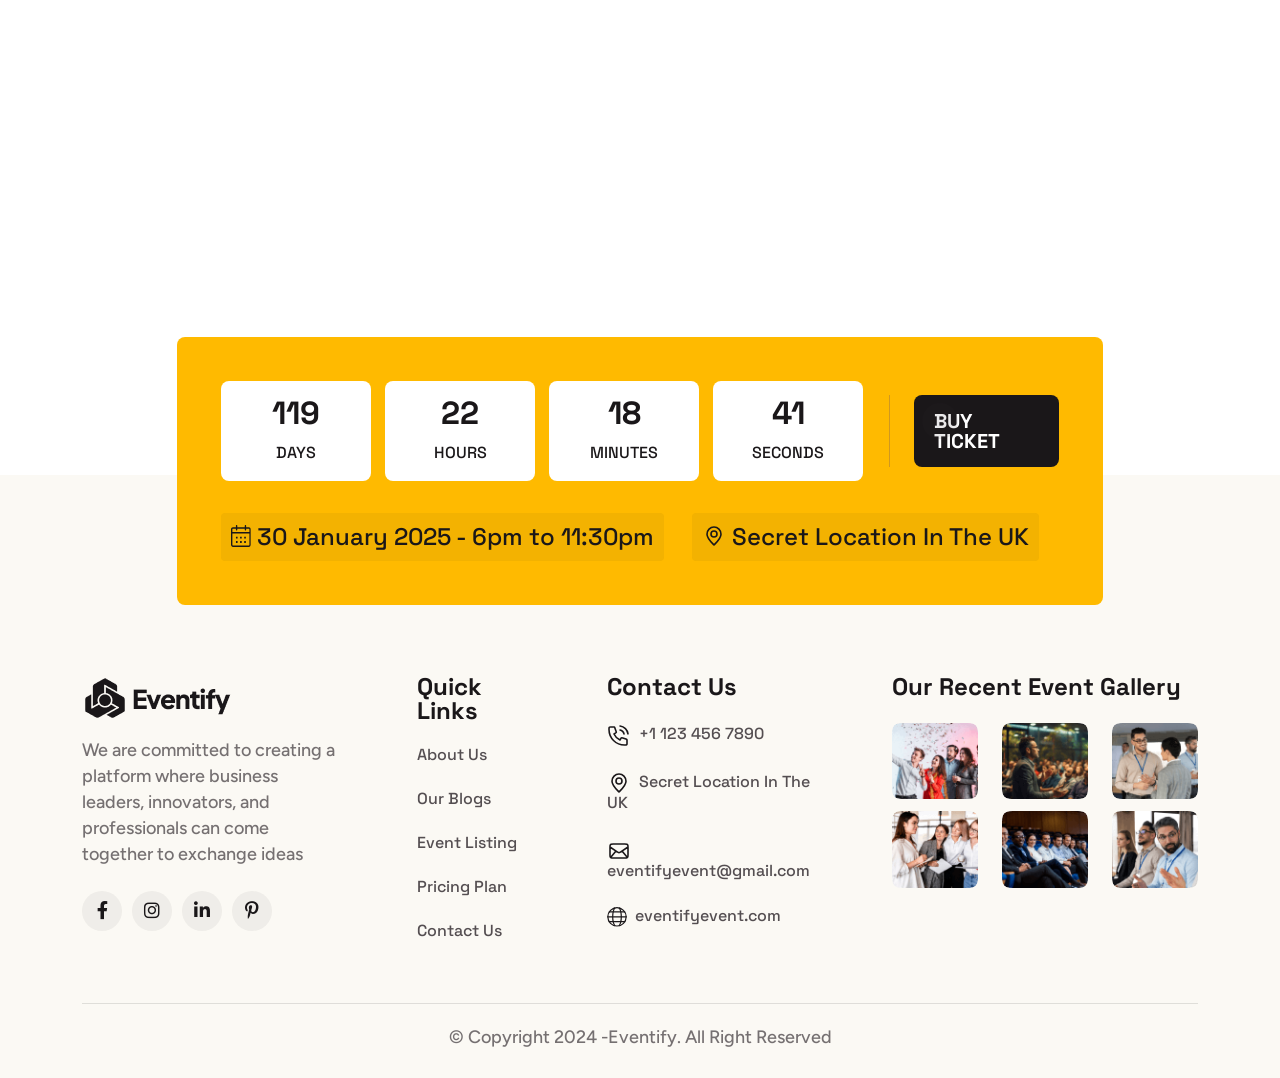
<file: blog-single.html>
<!DOCTYPE html>
<html lang="en">
	<head>
		<meta charset="UTF-8" />
		<meta name="viewport" content="width=device-width, initial-scale=1.0" />
		<title>Eventify- Event And Conference Theme</title>

		<!--=====FAB ICON=======-->
		<link rel="shortcut icon" href="assets/img/logo/fav-logo1.png" />

		<!--===== CSS LINK =======-->
		<link rel="stylesheet" href="assets/css/vendor/bootstrap.min.css" />
		<link rel="stylesheet" href="assets/css/vendor/aos.css" />
		<link rel="stylesheet" href="assets/css/vendor/fontawesome.css" />
		<link rel="stylesheet" href="assets/css/vendor/magnific-popup.css" />
		<link rel="stylesheet" href="assets/css/vendor/mobile.css" />
		<link rel="stylesheet" href="assets/css/vendor/owlcarousel.min.css" />
		<link rel="stylesheet" href="assets/css/vendor/sidebar.css" />
		<link rel="stylesheet" href="assets/css/vendor/slick-slider.css" />
		<link rel="stylesheet" href="assets/css/vendor/nice-select.css" />
		<link rel="stylesheet" href="assets/css/vendor/odometer.css" />
		<link rel="stylesheet" href="assets/css/main.css" />

		<!--=====  JS SCRIPT LINK =======-->
		<script src="assets/js/vendor/jquery-3.7.1.min.js"></script>
	</head>
	<body class="homepage1-body">
		<!-- Popup Section -->
		<div id="popup" class="popup-overlay d-none">
			<div class="popup-content">
				<span class="close-btn" id="close-popup">&times;</span>
				<div class="popup-icon">
					<img src="assets/img/logo/popup-logo.png" alt="" />
				</div>
				<div class="space32"></div>
				<div class="heading2">
					<h2>Grow your business with our agency</h2>
					<div class="space8"></div>
					<ul>
						<li><img src="assets/img/icons/check3.svg" alt="" />Elevate User Experience Expertise</li>
						<li><img src="assets/img/icons/check3.svg" alt="" /> Elevate Your UI/UX Skills Designer</li>
						<li><img src="assets/img/icons/check3.svg" alt="" />Join Leading UI/UX Event the Year</li>
					</ul>
				</div>
				<div class="space50"></div>
				<a class="vl-btn2" href="contact.html"
					><span class="demo">Buy Ticket Now</span><span class="arrow"><i class="fa-solid fa-arrow-right"></i></span>
				</a>
				<p class="no-thanks">No thanks</p>
			</div>
		</div>
		<!--===== PRELOADER STARTS =======-->
		<div class="preloader">
			<div class="loading-container">
				<div class="loading"></div>
				<div id="loading-icon"><img src="assets/img/logo/preloader.png" alt="" /></div>
			</div>
		</div>
		<!--===== PRELOADER ENDS =======-->

		<!--===== PAGE PROGRESS START=======-->
		<div class="paginacontainer">
			<div class="progress-wrap">
				<svg class="progress-circle svg-content" width="100%" height="100%" viewBox="-1 -1 102 102">
					<path d="M50,1 a49,49 0 0,1 0,98 a49,49 0 0,1 0,-98" />
				</svg>
			</div>
		</div>
		<!--===== PAGE PROGRESS END=======-->

		<!--=====HEADER START=======-->
		<header>
			<div class="header-area homepage1 header header-sticky d-none d-lg-block" id="header">
				<div class="container">
					<div class="row">
						<div class="col-lg-12">
							<div class="header-elements">
								<div class="site-logo">
									<a href="index.html"><img src="assets/img/logo/logo1.png" alt="" /></a>
								</div>
								<div class="main-menu">
									<ul>
										<li>
											<a href="#">Home <i class="fa-solid fa-angle-down"></i></a>
											<div class="tp-submenu">
												<div class="row">
													<div class="col-lg-12">
														<div class="all-images-menu">
															<div class="homemenu-thumb">
																<div class="img1">
																	<img src="assets/img/all-images/demo/demo-img1.png" alt="" />
																</div>
																<div class="homemenu-btn">
																	<a class="vl-btn1" href="index.html">View Demo </a>
																</div>
																<div class="homemenu-text">
																	<a href="index.html">Eventify-Homepage 01</a>
																</div>
															</div>

															<div class="homemenu-thumb">
																<div class="img1">
																	<img src="assets/img/all-images/demo/demo-img2.png" alt="" />
																</div>
																<div class="homemenu-btn">
																	<a class="vl-btn1" href="index2.html">View Demo </a>
																</div>
																<div class="homemenu-text">
																	<a href="index2.html">Eventify-Homepage 02</a>
																</div>
															</div>

															<div class="homemenu-thumb">
																<div class="img1">
																	<img src="assets/img/all-images/demo/demo-img3.png" alt="" />
																</div>
																<div class="homemenu-btn">
																	<a class="vl-btn1" href="index3.html">View Demo </a>
																</div>
																<div class="homemenu-text">
																	<a href="index3.html">Eventify-Homepage 03</a>
																</div>
															</div>

															<div class="homemenu-thumb">
																<div class="img1">
																	<img src="assets/img/all-images/demo/demo-img4.png" alt="" />
																</div>
																<div class="homemenu-btn">
																	<a class="vl-btn1" href="index4.html">View Demo </a>
																</div>
																<div class="homemenu-text">
																	<a href="index4.html">Eventify-Homepage 04</a>
																</div>
															</div>

															<div class="homemenu-thumb" style="margin: 0">
																<div class="img1">
																	<img src="assets/img/all-images/demo/demo-img5.png" alt="" />
																</div>
																<div class="homemenu-btn">
																	<a class="vl-btn1" href="index5.html">View Demo </a>
																</div>
																<div class="homemenu-text">
																	<a href="index5.html">Eventify-Homepage 05</a>
																</div>
															</div>
														</div>

														<div class="all-images-menu">
															<div class="homemenu-thumb">
																<div class="img1">
																	<img src="assets/img/all-images/demo/demo-img6.png" alt="" />
																</div>
																<div class="homemenu-btn">
																	<a class="vl-btn1" href="index6.html">View Demo </a>
																</div>
																<div class="homemenu-text">
																	<a href="index6.html">Eventify-Homepage 06</a>
																</div>
															</div>

															<div class="homemenu-thumb">
																<div class="img1">
																	<img src="assets/img/all-images/demo/demo-img7.png" alt="" />
																</div>
																<div class="homemenu-btn">
																	<a class="vl-btn1" href="index7.html">View Demo </a>
																</div>
																<div class="homemenu-text">
																	<a href="index7.html">Eventify-Homepage 07</a>
																</div>
															</div>

															<div class="homemenu-thumb">
																<div class="img1">
																	<img src="assets/img/all-images/demo/demo-img8.png" alt="" />
																</div>
																<div class="homemenu-btn">
																	<a class="vl-btn1" href="index8.html">View Demo </a>
																</div>
																<div class="homemenu-text">
																	<a href="index8.html">Eventify-Homepage 08</a>
																</div>
															</div>

															<div class="homemenu-thumb">
																<div class="img1">
																	<img src="assets/img/all-images/demo/demo-img9.png" alt="" />
																</div>
																<div class="homemenu-btn">
																	<a class="vl-btn1" href="index9.html">View Demo </a>
																</div>
																<div class="homemenu-text">
																	<a href="index9.html">Eventify-Homepage 09</a>
																</div>
															</div>

															<div class="homemenu-thumb" style="margin: 0">
																<div class="img1">
																	<img src="assets/img/all-images/demo/demo-img10.png" alt="" />
																</div>
																<div class="homemenu-btn">
																	<a class="vl-btn1" href="index10.html">View Demo </a>
																</div>
																<div class="homemenu-text">
																	<a href="index10.html">Eventify-Homepage 10</a>
																</div>
															</div>
														</div>
													</div>
												</div>
											</div>
										</li>
										<li><a href="about.html">About Event</a></li>
										<li>
											<a href="#">Speakers <i class="fa-solid fa-angle-down"></i></a>
											<ul class="dropdown-padding">
												<li><a href="speakers.html">Speakers</a></li>
												<li><a href="speakers-single.html">Speakers Details</a></li>
											</ul>
										</li>

										<li>
											<a href="#">Schedule <i class="fa-solid fa-angle-down"></i></a>
											<ul class="dropdown-padding">
												<li><a href="event.html">Our Event</a></li>
												<li><a href="event-schedule.html">Event Schedule</a></li>
												<li><a href="event-single.html">Event Details</a></li>
											</ul>
										</li>
										<li>
											<a href="#">Blogs <i class="fa-solid fa-angle-down"></i></a>
											<ul class="dropdown-padding">
												<li><a href="blog.html">Our Blog</a></li>
												<li><a href="blog-single.html">Blog Details</a></li>
											</ul>
										</li>
										<li>
											<a href="#">Pages <i class="fa-solid fa-angle-down"></i></a>
											<ul class="dropdown-padding">
												<li><a href="memories.html">Our Memories</a></li>
												<li><a href="pricing-plan.html">Pricing Plan</a></li>
												<li><a href="faq.html">FAQ,s</a></li>
												<li><a href="contact.html">Contact Us</a></li>
											</ul>
										</li>
									</ul>
								</div>
								<div class="btn-area">
									<div class="search-icon header__search header-search-btn">
										<a href="#"><img src="assets/img/icons/search1.svg" alt="" /></a>
									</div>
									<ul>
										<li>
											<a href="#"><i class="fa-brands fa-facebook-f"></i></a>
										</li>
										<li>
											<a href="#"><i class="fa-brands fa-instagram"></i></a>
										</li>
										<li>
											<a href="#"><i class="fa-brands fa-linkedin-in"></i></a>
										</li>
										<li>
											<a href="#" class="m-0"><i class="fa-brands fa-pinterest-p"></i></a>
										</li>
									</ul>
								</div>

								<div class="header-search-form-wrapper">
									<div class="tx-search-close tx-close"><i class="fa-solid fa-xmark"></i></div>
									<div class="header-search-container">
										<form role="search" class="search-form">
											<input type="search" class="search-field" placeholder="Search …" value="" name="s" />
											<button type="submit" class="search-submit"><img src="assets/img/icons/search1.svg" alt="" /></button>
										</form>
									</div>
								</div>
								<div class="body-overlay"></div>
							</div>
						</div>
					</div>
				</div>
			</div>
		</header>
		<!--=====HEADER END =======-->

		<!--===== MOBILE HEADER STARTS =======-->
		<div class="mobile-header mobile-haeder1 d-block d-lg-none">
			<div class="container-fluid">
				<div class="col-12">
					<div class="mobile-header-elements">
						<div class="mobile-logo">
							<a href="index.html"><img src="assets/img/logo/logo1.png" alt="" /></a>
						</div>
						<div class="mobile-nav-icon dots-menu">
							<i class="fa-solid fa-bars-staggered"></i>
						</div>
					</div>
				</div>
			</div>
		</div>

		<div class="mobile-sidebar mobile-sidebar1">
			<div class="logosicon-area">
				<div class="logos">
					<img src="assets/img/logo/logo2.png" alt="" />
				</div>
				<div class="menu-close">
					<i class="fa-solid fa-xmark"></i>
				</div>
			</div>
			<div class="mobile-nav mobile-nav1">
				<ul class="mobile-nav-list nav-list1">
					<li>
						<a href="#">Home </a>
						<ul class="sub-menu">
							<li><a href="index.html">Home One</a></li>
							<li><a href="index2.html">Home Two</a></li>
							<li><a href="index3.html">Home Three</a></li>
							<li><a href="index4.html">Home Four</a></li>
							<li><a href="index5.html">Home Five</a></li>
							<li><a href="index6.html">Home Six</a></li>
							<li><a href="index7.html">Home Seven</a></li>
							<li><a href="index8.html">Home Eight</a></li>
							<li><a href="index9.html">Home Nine</a></li>
							<li><a href="index10.html">Home Ten</a></li>
						</ul>
					</li>
					<li><a href="about.html">About Event</a></li>
					<li>
						<a href="features.html">Speakers</a>
						<ul class="sub-menu">
							<li><a href="speakers.html">Speakers</a></li>
							<li><a href="speakers-single.html">Speakers Details</a></li>
						</ul>
					</li>
					<li>
						<a href="features.html">Schedule</a>
						<ul class="sub-menu">
							<li><a href="event.html">Our Event</a></li>
							<li><a href="event-schedule.html">Event Schedule</a></li>
							<li><a href="event-single.html">Event Details</a></li>
						</ul>
					</li>
					<li>
						<a href="#">Blogs</a>
						<ul class="sub-menu">
							<li><a href="blog.html">Our Blog</a></li>
							<li><a href="blog-single.html">Blog Details</a></li>
						</ul>
					</li>
					<li>
						<a href="#">Pages</a>
						<ul class="sub-menu">
							<li><a href="memories.html">Our Memories</a></li>
							<li><a href="pricing-plan.html">Pricing Plan</a></li>
							<li><a href="faq.html">FAQ,s</a></li>
							<li><a href="contact.html">Contact Us</a></li>
						</ul>
					</li>
					<li><a href="contact.html">Contact Us</a></li>
				</ul>
				<div class="allmobilesection">
					<a href="contact.html" class="vl-btn1">Contact Now</a>
					<div class="single-footer">
						<h3>Contact Info</h3>
						<div class="footer1-contact-info">
							<div class="contact-info-single">
								<div class="contact-info-icon">
									<span><i class="fa-solid fa-phone-volume"></i></span>
								</div>
								<div class="contact-info-text">
									<a href="tel:+3(924)4596512">+3(924)4596512</a>
								</div>
							</div>
							<div class="contact-info-single">
								<div class="contact-info-icon">
									<span><i class="fa-solid fa-envelope"></i></span>
								</div>
								<div class="contact-info-text">
									<a href="mailto:info@example.com">info@example.com</a>
								</div>
							</div>
							<div class="single-footer">
								<h3>Our Location</h3>
								<div class="contact-info-single">
									<div class="contact-info-icon">
										<span><i class="fa-solid fa-location-dot"></i></span>
									</div>
									<div class="contact-info-text">
										<a href="mailto:info@example.com"
											>55 East Birchwood Ave.Brooklyn, <br />
											New York 11201,United States</a
										>
									</div>
								</div>
							</div>
							<div class="single-footer">
								<h3>Social Links</h3>
								<div class="social-links-mobile-menu">
									<ul>
										<li>
											<a href="#"><i class="fa-brands fa-facebook-f"></i></a>
										</li>
										<li>
											<a href="#"><i class="fa-brands fa-instagram"></i></a>
										</li>
										<li>
											<a href="#"><i class="fa-brands fa-linkedin-in"></i></a>
										</li>
										<li>
											<a href="#"><i class="fa-brands fa-youtube"></i></a>
										</li>
									</ul>
								</div>
							</div>
						</div>
					</div>
				</div>
			</div>
		</div>
		<!--===== MOBILE HEADER STARTS =======-->

		<!--===== HERO AREA STARTS =======-->
		<div class="inner-page-header" style="background-image: url(assets/img/bg/header-bg14.png)">
			<div class="container">
				<div class="row">
					<div class="col-lg-6 m-auto">
						<div class="heading1 text-center">
							<h1>Blog Details</h1>
							<div class="space20"></div>
							<a href="index.html">Home <i class="fa-solid fa-angle-right"></i> <span>Blog Details</span></a>
						</div>
					</div>
				</div>
			</div>
		</div>
		<!--===== HERO AREA ENDS =======-->

		<!--===== BLOG AREA STARTS =======-->
		<div class="blog-details-section sp8">
			<div class="container">
				<div class="row">
					<div class="col-lg-8">
						<div class="blog-deatils-content heading2">
							<div class="img1">
								<img src="assets/img/all-images/blog/blog-img7.png" alt="" />
							</div>
							<div class="space32"></div>
							<ul>
								<li>
									<a href="#"><img src="assets/img/icons/calender1.svg" alt="" />26 Jan 2025 <span> | </span></a>
								</li>
								<li>
									<a href="#"><img src="assets/img/icons/user1.svg" alt="" />Gisselle <span> | </span></a>
								</li>
								<li>
									<a href="#"><img src="assets/img/icons/comments1.svg" alt="" />2 Comments</a>
								</li>
							</ul>
							<div class="space18"></div>
							<h2>Step Into the Future of Business with Eventify</h2>
							<div class="space16"></div>
							<p>At Eventify 2024, you'll join an exclusive gathering of business leaders and innovators shaping the future their industries. This one-day conference offers dynamic sessions on leadership, technology, and strategy to help you stay ahead in today's competitive market. Whether you're looking to unlock new opportunities or build lasting eventify partnerships, Eventify is where you need to be.</p>
							<div class="space48"></div>
							<div class="row">
								<div class="col-lg-6 col-md-6">
									<div class="img1 image-anime">
										<img src="assets/img/all-images/blog/blog-img8.png" alt="" />
									</div>
								</div>
								<div class="col-lg-6 col-md-6">
									<div class="space30 d-md-none d-block"></div>
									<div class="img1 image-anime">
										<img src="assets/img/all-images/blog/blog-img9.png" alt="" />
									</div>
								</div>
							</div>
							<div class="space32"></div>
							<h3>Eventify: Your Gateway Strategic Growth</h3>
							<div class="space16"></div>
							<p>Fuel an your business growth with actionable insights from world-class experts at Eventify 2024. This premier event brings together forward-thinking professionals to explore the latest trends, technologies, and strategies for success. From keynote speeches to interactive workshops, Eventify provides you with the tools you need.</p>
							<div class="space16"></div>
							<p>"Join us at Eventify 2024, where innovation meets opportunity. This conference is the ultimate destination for business leaders seeking to push the boundaries of an what's possible. With sessions on disruptive technologies, leadership trends, and market strategies, you'll walk away with the knowledge and connections to lead.</p>
							<div class="space48"></div>
							<div class="video-btn-area">
								<div class="img1">
									<img src="assets/img/all-images/blog/blog-img10.png" alt="" />
								</div>
								<div class="play">
									<a href="https://www.youtube.com/watch?v=Y8XpQpW5OVY" class="popup-youtube"><i class="fa-solid fa-play"></i></a>
								</div>
							</div>
							<div class="space32"></div>
							<h3>Reimagine Business Possibilities Eventify</h3>
							<div class="space16"></div>
							<p>"Eventify 2024 is the ultimate destination for professionals eager to stay ahead in the evolving business landscape. This event brings together to innovators, meetup industry leaders, and experts to explore the future of business strategy technology.</p>
							<div class="space32"></div>
							<div class="tags-social-area">
								<div class="tags">
									<h4>Tags:</h4>
									<ul>
										<li><a href="#">#Conferences</a></li>
										<li><a href="#" class="m-0">#Meetup</a></li>
									</ul>
								</div>
								<div class="social">
									<h4>Social:</h4>
									<ul>
										<li>
											<a href="#"><i class="fa-brands fa-facebook-f"></i></a>
										</li>
										<li>
											<a href="#"><i class="fa-brands fa-instagram"></i></a>
										</li>
										<li>
											<a href="#" class="m-0"><i class="fa-brands fa-youtube"></i></a>
										</li>
									</ul>
								</div>
							</div>
						</div>
					</div>

					<div class="col-lg-4">
						<div class="space30 d-lg-none d-block"></div>
						<div class="blog-auhtor-details">
							<div class="search-area">
								<h3>Search</h3>
								<div class="space24"></div>
								<form>
									<input type="text" placeholder="Search..." />
									<button type="submit"><i class="fa-solid fa-magnifying-glass"></i></button>
								</form>
							</div>
							<div class="space32"></div>
							<div class="blog-categories">
								<h3>Blog Category</h3>
								<div class="space12"></div>
								<ul>
									<li>
										<a href="#"
											>Business Innovation <span><i class="fa-solid fa-angle-right"></i></span
										></a>
									</li>
									<li>
										<a href="#"
											>Leadership & Strategy <span><i class="fa-solid fa-angle-right"></i></span
										></a>
									</li>
									<li>
										<a href="#"
											>Networking & Collaboration <span><i class="fa-solid fa-angle-right"></i></span
										></a>
									</li>
									<li>
										<a href="#"
											>Entrepreneurship Startups <span><i class="fa-solid fa-angle-right"></i></span
										></a>
									</li>
									<li>
										<a href="#"
											>Marketing & Branding <span><i class="fa-solid fa-angle-right"></i></span
										></a>
									</li>
									<li>
										<a href="#"
											>Event Highlights & Recaps <span><i class="fa-solid fa-angle-right"></i></span
										></a>
									</li>
								</ul>
							</div>
							<div class="space32"></div>
							<div class="tags-area">
								<h3>Popular Hastag</h3>
								<div class="space12"></div>
								<ul>
									<li><a href="#">#Conferences</a></li>
									<li><a href="#">#Meetup</a></li>
									<li><a href="#">#Event</a></li>
								</ul>

								<ul>
									<li><a href="#">#Eventify2024</a></li>
									<li><a href="#">#DigitalTransformation</a></li>
								</ul>

								<ul>
									<li><a href="#">#BusinessLeadership</a></li>
									<li><a href="#">#IndustryTrends</a></li>
								</ul>
							</div>
							<div class="space32"></div>
							<div class="author-images-area">
								<h3>Popular Author</h3>
								<div class="space12"></div>
								<ul>
									<li><img src="assets/img/all-images/blog/blog-img11.png" alt="" /></li>
									<li><img src="assets/img/all-images/blog/blog-img12.png" alt="" /></li>
									<li><img src="assets/img/all-images/blog/blog-img13.png" alt="" /></li>
									<li><img src="assets/img/all-images/blog/blog-img14.png" alt="" /></li>
								</ul>
								<ul>
									<li><img src="assets/img/all-images/blog/blog-img15.png" alt="" /></li>
									<li><img src="assets/img/all-images/blog/blog-img16.png" alt="" /></li>
									<li><img src="assets/img/all-images/blog/blog-img17.png" alt="" /></li>
									<li><img src="assets/img/all-images/blog/blog-img18.png" alt="" /></li>
								</ul>
							</div>
						</div>
					</div>
				</div>
			</div>
		</div>
		<!--===== BLOG AREA ENDS =======-->

		<!--===== BLOG AREA STARTS =======-->
		<div class="bloginner-section-area sp1">
			<div class="container">
				<div class="row">
					<div class="col-lg-5 m-auto">
						<div class="heading2 text-center space-margin60">
							<h2>Read More Blogs</h2>
						</div>
					</div>
				</div>
				<div class="row">
					<div class="col-lg-4 col-md-6" data-aos="zoom-in" data-aos-duration="800">
						<div class="blog4-boxarea">
							<div class="img1">
								<img src="assets/img/all-images/memory/memory-img7.png" alt="" />
							</div>
							<div class="content-area">
								<ul>
									<li>
										<a href="#"><img src="assets/img/icons/calender1.svg" alt="" />26 Jan 2025 <span> | </span></a>
									</li>
									<li>
										<a href="#"><img src="assets/img/icons/user1.svg" alt="" />Beverly</a>
									</li>
								</ul>
								<div class="space20"></div>
								<a href="blog-single.html">Eventify 2024: Unlock the Future of Business</a>
								<div class="space24"></div>
								<a href="blog-single.html" class="readmore">read more <i class="fa-solid fa-arrow-right"></i></a>
								<div class="arrow">
									<a href="blog-single.html"><i class="fa-solid fa-arrow-right"></i></a>
								</div>
							</div>
						</div>
					</div>

					<div class="col-lg-4 col-md-6" data-aos="zoom-in" data-aos-duration="1000">
						<div class="blog4-boxarea">
							<div class="img1">
								<img src="assets/img/all-images/memory/memory-img8.png" alt="" />
							</div>
							<div class="content-area">
								<ul>
									<li>
										<a href="#"><img src="assets/img/icons/calender1.svg" alt="" />26 Jan 2025 <span> | </span></a>
									</li>
									<li>
										<a href="#"><img src="assets/img/icons/user1.svg" alt="" />Gisselle</a>
									</li>
								</ul>
								<div class="space20"></div>
								<a href="blog-single.html">Where Vision Meetup Connect: Eventify 2024</a>
								<div class="space24"></div>
								<a href="blog-single.html" class="readmore">read more <i class="fa-solid fa-arrow-right"></i></a>
								<div class="arrow">
									<a href="blog-single.html"><i class="fa-solid fa-arrow-right"></i></a>
								</div>
							</div>
						</div>
					</div>

					<div class="col-lg-4 col-md-6" data-aos="zoom-in" data-aos-duration="1200">
						<div class="blog4-boxarea">
							<div class="img1">
								<img src="assets/img/all-images/memory/memory-img9.png" alt="" />
							</div>
							<div class="content-area">
								<ul>
									<li>
										<a href="#"><img src="assets/img/icons/calender1.svg" alt="" />26 Jan 2025 <span> | </span></a>
									</li>
									<li>
										<a href="#"><img src="assets/img/icons/user1.svg" alt="" />Mertie</a>
									</li>
								</ul>
								<div class="space20"></div>
								<a href="blog-single.html">Fuel Your Business Growth at Eventify</a>
								<div class="space24"></div>
								<a href="blog-single.html" class="readmore">read more <i class="fa-solid fa-arrow-right"></i></a>
								<div class="arrow">
									<a href="blog-single.html"><i class="fa-solid fa-arrow-right"></i></a>
								</div>
							</div>
						</div>
					</div>
				</div>
			</div>
		</div>
		<!--===== BLOG AREA ENDS =======-->

		<!--===== CTA AREA STARTS =======-->
		<div class="cta1-section-area d-lg-block d-block">
			<div class="container">
				<div class="row">
					<div class="col-lg-10 m-auto">
						<div class="cta1-main-boxarea">
							<div class="timer-btn-area">
								<div class="timer">
									<div class="time-box">
										<span id="days1" class="time-value">119</span>
										<br />
									</div>
									<div class="space14"></div>
									<div class="time-box">
										<span id="hours1" class="time-value">22</span>
										<br />
									</div>
									<div class="space14"></div>
									<div class="time-box">
										<span id="minutes1" class="time-value">18</span>
										<br />
									</div>
									<div class="space14"></div>
									<div class="time-box" style="margin: 0 26px 0 0">
										<span id="seconds1" class="time-value">44</span>
										<br />
									</div>
								</div>
								<div class="btn-area1">
									<a href="pricing-plan.html" class="vl-btn1">Buy Ticket</a>
								</div>
							</div>
							<ul>
								<li>
									<a href="#"><img src="assets/img/icons/calender1.svg" alt="" />30 January 2025 - 6pm to 11:30pm</a>
								</li>
								<li class="m-0">
									<a href="#"><img src="assets/img/icons/location1.svg" alt="" />Secret Location In The UK</a>
								</li>
							</ul>
						</div>
					</div>
				</div>
			</div>
		</div>
		<!--===== CTA AREA ENDS =======-->

		<!--===== CTA AREA STARTS =======-->
		<div class="cta1-section-area d-lg-none d-block">
			<div class="container">
				<div class="row">
					<div class="col-lg-10 m-auto">
						<div class="cta1-main-boxarea">
							<div class="timer-btn-area">
								<div class="timer">
									<div class="time-box">
										<span id="days" class="time-value">119</span>
										<br />
									</div>
									<div class="space14"></div>
									<div class="time-box">
										<span id="hours" class="time-value">22</span>
										<br />
									</div>
									<div class="space14"></div>
									<div class="time-box">
										<span id="minutes" class="time-value">18</span>
										<br />
									</div>
									<div class="space14"></div>
									<div class="time-box" style="margin: 0 26px 0 0">
										<span id="seconds" class="time-value">44</span>
										<br />
									</div>
								</div>
								<div class="btn-area1">
									<a href="pricing-plan.html" class="vl-btn1">Buy Ticket</a>
								</div>
							</div>
							<ul>
								<li>
									<a href="#"><img src="assets/img/icons/calender1.svg" alt="" />30 January 2025 - 6pm to 11:30pm</a>
								</li>
								<li class="m-0">
									<a href="#"><img src="assets/img/icons/location1.svg" alt="" />Secret Location In The UK</a>
								</li>
							</ul>
						</div>
					</div>
				</div>
			</div>
		</div>
		<!--===== CTA AREA ENDS =======-->

		<!--===== FOOTER AREA STARTS =======-->
		<div class="footer1-sertion-area">
			<div class="container">
				<div class="row">
					<div class="col-lg-3 col-md-6">
						<div class="footer-logo-area">
							<img src="assets/img/logo/logo2.png" alt="" />
							<div class="space16"></div>
							<p>We are committed to creating a platform where business leaders, innovators, and professionals can come together to exchange ideas</p>
							<div class="space24"></div>
							<ul>
								<li>
									<a href="#"><i class="fa-brands fa-facebook-f"></i></a>
								</li>
								<li>
									<a href="#"><i class="fa-brands fa-instagram"></i></a>
								</li>
								<li>
									<a href="#"><i class="fa-brands fa-linkedin-in"></i></a>
								</li>
								<li>
									<a href="#" class="m-0"><i class="fa-brands fa-pinterest-p"></i></a>
								</li>
							</ul>
						</div>
					</div>
					<div class="col-lg-2 col-md-6">
						<div class="link-content">
							<h3>Quick Links</h3>
							<ul>
								<li><a href="about.html">About Us</a></li>
								<li><a href="blog.html">Our Blogs</a></li>
								<li><a href="event.html">Event Listing</a></li>
								<li><a href="pricing-plan.html">Pricing Plan</a></li>
								<li><a href="contact.html">Contact Us</a></li>
							</ul>
						</div>
					</div>

					<div class="col-lg-3 col-md-6">
						<div class="link-content2">
							<h3>Contact Us</h3>
							<ul>
								<li>
									<a href="tel:+11234567890"><img src="assets/img/icons/phn1.svg" alt="" />+1 123 456 7890</a>
								</li>
								<li>
									<a href="#"><img src="assets/img/icons/location1.svg" alt="" />Secret Location In The UK</a>
								</li>
								<li>
									<a href="mailto:eventifyevent@gmail.com"><img src="assets/img/icons/mail1.svg" alt="" />eventifyevent@gmail.com</a>
								</li>
								<li>
									<a href="#"> <img src="assets/img/icons/world1.svg" alt="" />eventifyevent.com</a>
								</li>
							</ul>
						</div>
					</div>
					<div class="col-lg-4 col-md-6">
						<div class="footer-social-box">
							<h3>Our Recent Event Gallery</h3>
							<div class="space12"></div>
							<div class="row">
								<div class="col-lg-4 col-md-4 col-4">
									<div class="img1">
										<img src="assets/img/all-images/footer/footer-img1.png" alt="" />
										<div class="icons">
											<a href="#"><i class="fa-brands fa-instagram"></i></a>
										</div>
									</div>
								</div>
								<div class="col-lg-4 col-md-4 col-4">
									<div class="img1">
										<img src="assets/img/all-images/footer/footer-img2.png" alt="" />
										<div class="icons">
											<a href="#"><i class="fa-brands fa-instagram"></i></a>
										</div>
									</div>
								</div>
								<div class="col-lg-4 col-md-4 col-4">
									<div class="img1">
										<img src="assets/img/all-images/footer/footer-img3.png" alt="" />
										<div class="icons">
											<a href="#"><i class="fa-brands fa-instagram"></i></a>
										</div>
									</div>
								</div>
								<div class="col-lg-4 col-md-4 col-4">
									<div class="img1">
										<img src="assets/img/all-images/footer/footer-img4.png" alt="" />
										<div class="icons">
											<a href="#"><i class="fa-brands fa-instagram"></i></a>
										</div>
									</div>
								</div>
								<div class="col-lg-4 col-md-4 col-4">
									<div class="img1">
										<img src="assets/img/all-images/footer/footer-img5.png" alt="" />
										<div class="icons">
											<a href="#"><i class="fa-brands fa-instagram"></i></a>
										</div>
									</div>
								</div>
								<div class="col-lg-4 col-md-4 col-4">
									<div class="img1">
										<img src="assets/img/all-images/footer/footer-img6.png" alt="" />
										<div class="icons">
											<a href="#"><i class="fa-brands fa-instagram"></i></a>
										</div>
									</div>
								</div>
							</div>
						</div>
					</div>
				</div>
				<div class="space60"></div>
				<div class="row">
					<div class="col-lg-12">
						<div class="copyright">
							<p>&copy; Copyright 2024 -Eventify. All Right Reserved</p>
						</div>
					</div>
				</div>
			</div>
		</div>
		<!--===== FOOTER AREA ENDS =======-->

		<!--===== JS SCRIPT LINK =======-->
		<script src="assets/js/vendor/bootstrap.min.js"></script>
		<script src="assets/js/vendor/fontawesome.js"></script>
		<script src="assets/js/vendor/aos.js"></script>
		<script src="assets/js/vendor/jquery.appear.js"></script>
		<script src="assets/js/vendor/jquery.odometer.min.js"></script>
		<script src="assets/js/vendor/sidebar.js"></script>
		<script src="assets/js/vendor/magnific-popup.js"></script>
		<script src="assets/js/vendor/gsap.min.js"></script>
		<script src="assets/js/vendor/ScrollTrigger.min.js"></script>
		<script src="assets/js/vendor/Splitetext.js"></script>
		<script src="assets/js/vendor/mobilemenu.js"></script>
		<script src="assets/js/vendor/owlcarousel.min.js"></script>
		<script src="assets/js/vendor/nice-select.js"></script>
		<script src="assets/js/vendor/waypoints.js"></script>
		<script src="assets/js/vendor/slick-slider.js"></script>
		<script src="assets/js/vendor/circle-progress.js"></script>
		<script src="assets/js/main.js"></script>
	</body>
</html>
</file>
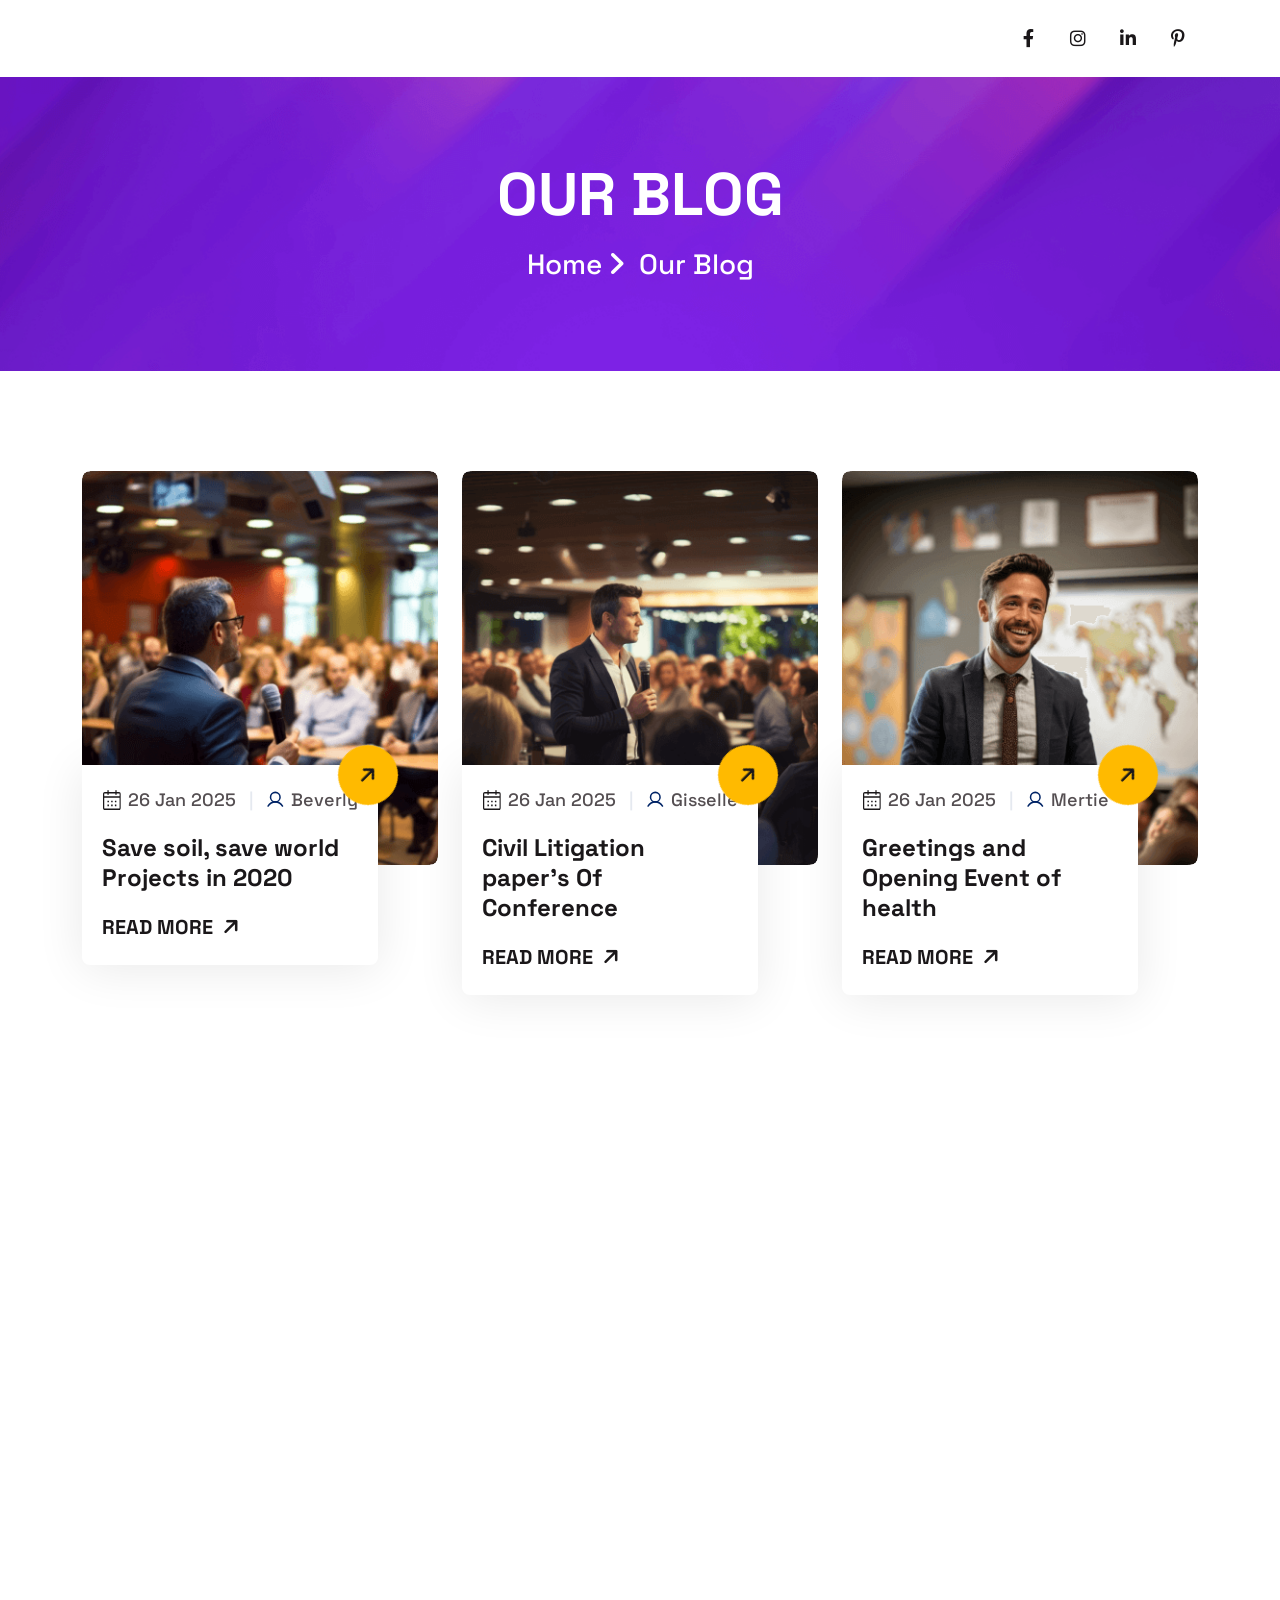
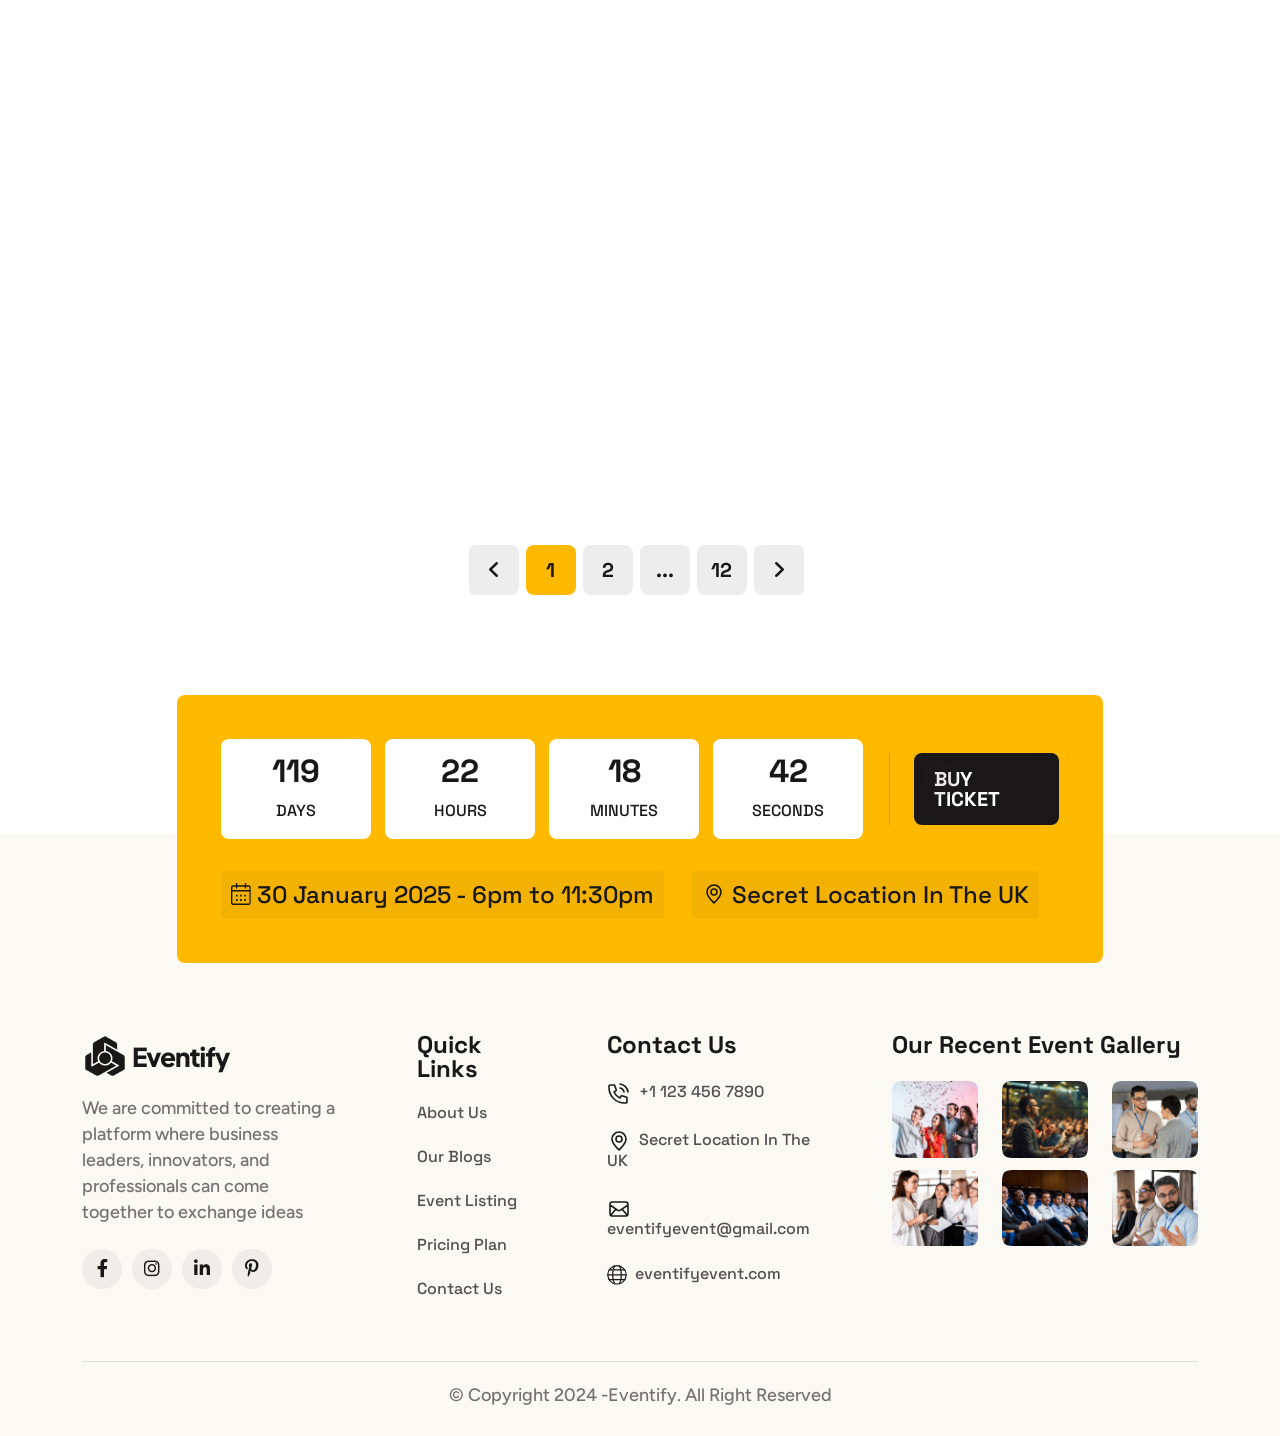
<file: blog.html>
<!DOCTYPE html>
<html lang="en">
	<head>
		<meta charset="UTF-8" />
		<meta name="viewport" content="width=device-width, initial-scale=1.0" />
		<title>Eventify- Event And Conference Theme</title>

		<!--=====FAB ICON=======-->
		<link rel="shortcut icon" href="assets/img/logo/fav-logo1.png" />

		<!--===== CSS LINK =======-->
		<link rel="stylesheet" href="assets/css/vendor/bootstrap.min.css" />
		<link rel="stylesheet" href="assets/css/vendor/aos.css" />
		<link rel="stylesheet" href="assets/css/vendor/fontawesome.css" />
		<link rel="stylesheet" href="assets/css/vendor/magnific-popup.css" />
		<link rel="stylesheet" href="assets/css/vendor/mobile.css" />
		<link rel="stylesheet" href="assets/css/vendor/owlcarousel.min.css" />
		<link rel="stylesheet" href="assets/css/vendor/sidebar.css" />
		<link rel="stylesheet" href="assets/css/vendor/slick-slider.css" />
		<link rel="stylesheet" href="assets/css/vendor/nice-select.css" />
		<link rel="stylesheet" href="assets/css/vendor/odometer.css" />
		<link rel="stylesheet" href="assets/css/main.css" />

		<!--=====  JS SCRIPT LINK =======-->
		<script src="assets/js/vendor/jquery-3.7.1.min.js"></script>
	</head>
	<body class="homepage1-body">
		<!-- Popup Section -->
		<div id="popup" class="popup-overlay d-none">
			<div class="popup-content">
				<span class="close-btn" id="close-popup">&times;</span>
				<div class="popup-icon">
					<img src="assets/img/logo/popup-logo.png" alt="" />
				</div>
				<div class="space32"></div>
				<div class="heading2">
					<h2>Grow your business with our agency</h2>
					<div class="space8"></div>
					<ul>
						<li><img src="assets/img/icons/check3.svg" alt="" />Elevate User Experience Expertise</li>
						<li><img src="assets/img/icons/check3.svg" alt="" /> Elevate Your UI/UX Skills Designer</li>
						<li><img src="assets/img/icons/check3.svg" alt="" />Join Leading UI/UX Event the Year</li>
					</ul>
				</div>
				<div class="space50"></div>
				<a class="vl-btn2" href="contact.html"
					><span class="demo">Buy Ticket Now</span><span class="arrow"><i class="fa-solid fa-arrow-right"></i></span>
				</a>
				<p class="no-thanks">No thanks</p>
			</div>
		</div>
		<!--===== PRELOADER STARTS =======-->
		<div class="preloader">
			<div class="loading-container">
				<div class="loading"></div>
				<div id="loading-icon"><img src="assets/img/logo/preloader.png" alt="" /></div>
			</div>
		</div>
		<!--===== PRELOADER ENDS =======-->

		<!--===== PAGE PROGRESS START=======-->
		<div class="paginacontainer">
			<div class="progress-wrap">
				<svg class="progress-circle svg-content" width="100%" height="100%" viewBox="-1 -1 102 102">
					<path d="M50,1 a49,49 0 0,1 0,98 a49,49 0 0,1 0,-98" />
				</svg>
			</div>
		</div>
		<!--===== PAGE PROGRESS END=======-->

		<!--=====HEADER START=======-->
		<header>
			<div class="header-area homepage1 header header-sticky d-none d-lg-block" id="header">
				<div class="container">
					<div class="row">
						<div class="col-lg-12">
							<div class="header-elements">
								<div class="site-logo">
									<a href="index.html"><img src="assets/img/logo/logo1.png" alt="" /></a>
								</div>
								<div class="main-menu">
									<ul>
										<li>
											<a href="#">Home <i class="fa-solid fa-angle-down"></i></a>
											<div class="tp-submenu">
												<div class="row">
													<div class="col-lg-12">
														<div class="all-images-menu">
															<div class="homemenu-thumb">
																<div class="img1">
																	<img src="assets/img/all-images/demo/demo-img1.png" alt="" />
																</div>
																<div class="homemenu-btn">
																	<a class="vl-btn1" href="index.html">View Demo </a>
																</div>
																<div class="homemenu-text">
																	<a href="index.html">Eventify-Homepage 01</a>
																</div>
															</div>

															<div class="homemenu-thumb">
																<div class="img1">
																	<img src="assets/img/all-images/demo/demo-img2.png" alt="" />
																</div>
																<div class="homemenu-btn">
																	<a class="vl-btn1" href="index2.html">View Demo </a>
																</div>
																<div class="homemenu-text">
																	<a href="index2.html">Eventify-Homepage 02</a>
																</div>
															</div>

															<div class="homemenu-thumb">
																<div class="img1">
																	<img src="assets/img/all-images/demo/demo-img3.png" alt="" />
																</div>
																<div class="homemenu-btn">
																	<a class="vl-btn1" href="index3.html">View Demo </a>
																</div>
																<div class="homemenu-text">
																	<a href="index3.html">Eventify-Homepage 03</a>
																</div>
															</div>

															<div class="homemenu-thumb">
																<div class="img1">
																	<img src="assets/img/all-images/demo/demo-img4.png" alt="" />
																</div>
																<div class="homemenu-btn">
																	<a class="vl-btn1" href="index4.html">View Demo </a>
																</div>
																<div class="homemenu-text">
																	<a href="index4.html">Eventify-Homepage 04</a>
																</div>
															</div>

															<div class="homemenu-thumb" style="margin: 0">
																<div class="img1">
																	<img src="assets/img/all-images/demo/demo-img5.png" alt="" />
																</div>
																<div class="homemenu-btn">
																	<a class="vl-btn1" href="index5.html">View Demo </a>
																</div>
																<div class="homemenu-text">
																	<a href="index5.html">Eventify-Homepage 05</a>
																</div>
															</div>
														</div>

														<div class="all-images-menu">
															<div class="homemenu-thumb">
																<div class="img1">
																	<img src="assets/img/all-images/demo/demo-img6.png" alt="" />
																</div>
																<div class="homemenu-btn">
																	<a class="vl-btn1" href="index6.html">View Demo </a>
																</div>
																<div class="homemenu-text">
																	<a href="index6.html">Eventify-Homepage 06</a>
																</div>
															</div>

															<div class="homemenu-thumb">
																<div class="img1">
																	<img src="assets/img/all-images/demo/demo-img7.png" alt="" />
																</div>
																<div class="homemenu-btn">
																	<a class="vl-btn1" href="index7.html">View Demo </a>
																</div>
																<div class="homemenu-text">
																	<a href="index7.html">Eventify-Homepage 07</a>
																</div>
															</div>

															<div class="homemenu-thumb">
																<div class="img1">
																	<img src="assets/img/all-images/demo/demo-img8.png" alt="" />
																</div>
																<div class="homemenu-btn">
																	<a class="vl-btn1" href="index8.html">View Demo </a>
																</div>
																<div class="homemenu-text">
																	<a href="index8.html">Eventify-Homepage 08</a>
																</div>
															</div>

															<div class="homemenu-thumb">
																<div class="img1">
																	<img src="assets/img/all-images/demo/demo-img9.png" alt="" />
																</div>
																<div class="homemenu-btn">
																	<a class="vl-btn1" href="index9.html">View Demo </a>
																</div>
																<div class="homemenu-text">
																	<a href="index9.html">Eventify-Homepage 09</a>
																</div>
															</div>

															<div class="homemenu-thumb" style="margin: 0">
																<div class="img1">
																	<img src="assets/img/all-images/demo/demo-img10.png" alt="" />
																</div>
																<div class="homemenu-btn">
																	<a class="vl-btn1" href="index10.html">View Demo </a>
																</div>
																<div class="homemenu-text">
																	<a href="index10.html">Eventify-Homepage 10</a>
																</div>
															</div>
														</div>
													</div>
												</div>
											</div>
										</li>
										<li><a href="about.html">About Event</a></li>
										<li>
											<a href="#">Speakers <i class="fa-solid fa-angle-down"></i></a>
											<ul class="dropdown-padding">
												<li><a href="speakers.html">Speakers</a></li>
												<li><a href="speakers-single.html">Speakers Details</a></li>
											</ul>
										</li>

										<li>
											<a href="#">Schedule <i class="fa-solid fa-angle-down"></i></a>
											<ul class="dropdown-padding">
												<li><a href="event.html">Our Event</a></li>
												<li><a href="event-schedule.html">Event Schedule</a></li>
												<li><a href="event-single.html">Event Details</a></li>
											</ul>
										</li>
										<li>
											<a href="#">Blogs <i class="fa-solid fa-angle-down"></i></a>
											<ul class="dropdown-padding">
												<li><a href="blog.html">Our Blog</a></li>
												<li><a href="blog-single.html">Blog Details</a></li>
											</ul>
										</li>
										<li>
											<a href="#">Pages <i class="fa-solid fa-angle-down"></i></a>
											<ul class="dropdown-padding">
												<li><a href="memories.html">Our Memories</a></li>
												<li><a href="pricing-plan.html">Pricing Plan</a></li>
												<li><a href="faq.html">FAQ,s</a></li>
												<li><a href="contact.html">Contact Us</a></li>
											</ul>
										</li>
									</ul>
								</div>
								<div class="btn-area">
									<div class="search-icon header__search header-search-btn">
										<a href="#"><img src="assets/img/icons/search1.svg" alt="" /></a>
									</div>
									<ul>
										<li>
											<a href="#"><i class="fa-brands fa-facebook-f"></i></a>
										</li>
										<li>
											<a href="#"><i class="fa-brands fa-instagram"></i></a>
										</li>
										<li>
											<a href="#"><i class="fa-brands fa-linkedin-in"></i></a>
										</li>
										<li>
											<a href="#" class="m-0"><i class="fa-brands fa-pinterest-p"></i></a>
										</li>
									</ul>
								</div>

								<div class="header-search-form-wrapper">
									<div class="tx-search-close tx-close"><i class="fa-solid fa-xmark"></i></div>
									<div class="header-search-container">
										<form role="search" class="search-form">
											<input type="search" class="search-field" placeholder="Search …" value="" name="s" />
											<button type="submit" class="search-submit"><img src="assets/img/icons/search1.svg" alt="" /></button>
										</form>
									</div>
								</div>
								<div class="body-overlay"></div>
							</div>
						</div>
					</div>
				</div>
			</div>
		</header>
		<!--=====HEADER END =======-->

		<!--===== MOBILE HEADER STARTS =======-->
		<div class="mobile-header mobile-haeder1 d-block d-lg-none">
			<div class="container-fluid">
				<div class="col-12">
					<div class="mobile-header-elements">
						<div class="mobile-logo">
							<a href="index.html"><img src="assets/img/logo/logo1.png" alt="" /></a>
						</div>
						<div class="mobile-nav-icon dots-menu">
							<i class="fa-solid fa-bars-staggered"></i>
						</div>
					</div>
				</div>
			</div>
		</div>

		<div class="mobile-sidebar mobile-sidebar1">
			<div class="logosicon-area">
				<div class="logos">
					<img src="assets/img/logo/logo2.png" alt="" />
				</div>
				<div class="menu-close">
					<i class="fa-solid fa-xmark"></i>
				</div>
			</div>
			<div class="mobile-nav mobile-nav1">
				<ul class="mobile-nav-list nav-list1">
					<li>
						<a href="#">Home </a>
						<ul class="sub-menu">
							<li><a href="index.html">Home One</a></li>
							<li><a href="index2.html">Home Two</a></li>
							<li><a href="index3.html">Home Three</a></li>
							<li><a href="index4.html">Home Four</a></li>
							<li><a href="index5.html">Home Five</a></li>
							<li><a href="index6.html">Home Six</a></li>
							<li><a href="index7.html">Home Seven</a></li>
							<li><a href="index8.html">Home Eight</a></li>
							<li><a href="index9.html">Home Nine</a></li>
							<li><a href="index10.html">Home Ten</a></li>
						</ul>
					</li>
					<li><a href="about.html">About Event</a></li>
					<li>
						<a href="features.html">Speakers</a>
						<ul class="sub-menu">
							<li><a href="speakers.html">Speakers</a></li>
							<li><a href="speakers-single.html">Speakers Details</a></li>
						</ul>
					</li>
					<li>
						<a href="features.html">Schedule</a>
						<ul class="sub-menu">
							<li><a href="event.html">Our Event</a></li>
							<li><a href="event-schedule.html">Event Schedule</a></li>
							<li><a href="event-single.html">Event Details</a></li>
						</ul>
					</li>
					<li>
						<a href="#">Blogs</a>
						<ul class="sub-menu">
							<li><a href="blog.html">Our Blog</a></li>
							<li><a href="blog-single.html">Blog Details</a></li>
						</ul>
					</li>
					<li>
						<a href="#">Pages</a>
						<ul class="sub-menu">
							<li><a href="memories.html">Our Memories</a></li>
							<li><a href="pricing-plan.html">Pricing Plan</a></li>
							<li><a href="faq.html">FAQ,s</a></li>
							<li><a href="contact.html">Contact Us</a></li>
						</ul>
					</li>
					<li><a href="contact.html">Contact Us</a></li>
				</ul>
				<div class="allmobilesection">
					<a href="contact.html" class="vl-btn1">Contact Now</a>
					<div class="single-footer">
						<h3>Contact Info</h3>
						<div class="footer1-contact-info">
							<div class="contact-info-single">
								<div class="contact-info-icon">
									<span><i class="fa-solid fa-phone-volume"></i></span>
								</div>
								<div class="contact-info-text">
									<a href="tel:+3(924)4596512">+3(924)4596512</a>
								</div>
							</div>
							<div class="contact-info-single">
								<div class="contact-info-icon">
									<span><i class="fa-solid fa-envelope"></i></span>
								</div>
								<div class="contact-info-text">
									<a href="mailto:info@example.com">info@example.com</a>
								</div>
							</div>
							<div class="single-footer">
								<h3>Our Location</h3>
								<div class="contact-info-single">
									<div class="contact-info-icon">
										<span><i class="fa-solid fa-location-dot"></i></span>
									</div>
									<div class="contact-info-text">
										<a href="mailto:info@example.com"
											>55 East Birchwood Ave.Brooklyn, <br />
											New York 11201,United States</a
										>
									</div>
								</div>
							</div>
							<div class="single-footer">
								<h3>Social Links</h3>
								<div class="social-links-mobile-menu">
									<ul>
										<li>
											<a href="#"><i class="fa-brands fa-facebook-f"></i></a>
										</li>
										<li>
											<a href="#"><i class="fa-brands fa-instagram"></i></a>
										</li>
										<li>
											<a href="#"><i class="fa-brands fa-linkedin-in"></i></a>
										</li>
										<li>
											<a href="#"><i class="fa-brands fa-youtube"></i></a>
										</li>
									</ul>
								</div>
							</div>
						</div>
					</div>
				</div>
			</div>
		</div>
		<!--===== MOBILE HEADER STARTS =======-->

		<!--===== HERO AREA STARTS =======-->
		<div class="inner-page-header" style="background-image: url(assets/img/bg/header-bg13.png)">
			<div class="container">
				<div class="row">
					<div class="col-lg-6 m-auto">
						<div class="heading1 text-center">
							<h1>Our Blog</h1>
							<div class="space20"></div>
							<a href="index.html">Home <i class="fa-solid fa-angle-right"></i> <span>Our Blog</span></a>
						</div>
					</div>
				</div>
			</div>
		</div>
		<!--===== HERO AREA ENDS =======-->

		<!--===== BLOG AREA STARTS =======-->
		<div class="bloginner-section-area sp1">
			<div class="container">
				<div class="row">
					<div class="col-lg-4 col-md-6" data-aos="zoom-in" data-aos-duration="800">
						<div class="blog4-boxarea">
							<div class="img1">
								<img src="assets/img/all-images/blog/blog-img4.png" alt="" />
							</div>
							<div class="content-area">
								<ul>
									<li>
										<a href="#"><img src="assets/img/icons/calender1.svg" alt="" />26 Jan 2025 <span> | </span></a>
									</li>
									<li>
										<a href="#"><img src="assets/img/icons/user1.svg" alt="" />Beverly</a>
									</li>
								</ul>
								<div class="space20"></div>
								<a href="blog-single.html">Save soil, save world Projects in 2020</a>
								<div class="space24"></div>
								<a href="blog-single.html" class="readmore">read more <i class="fa-solid fa-arrow-right"></i></a>
								<div class="arrow">
									<a href="blog-single.html"><i class="fa-solid fa-arrow-right"></i></a>
								</div>
							</div>
						</div>
					</div>

					<div class="col-lg-4 col-md-6" data-aos="zoom-in" data-aos-duration="1000">
						<div class="blog4-boxarea">
							<div class="img1">
								<img src="assets/img/all-images/blog/blog-img5.png" alt="" />
							</div>
							<div class="content-area">
								<ul>
									<li>
										<a href="#"><img src="assets/img/icons/calender1.svg" alt="" />26 Jan 2025 <span> | </span></a>
									</li>
									<li>
										<a href="#"><img src="assets/img/icons/user1.svg" alt="" />Gisselle</a>
									</li>
								</ul>
								<div class="space20"></div>
								<a href="blog-single.html">Civil Litigation paper’s Of Conference</a>
								<div class="space24"></div>
								<a href="blog-single.html" class="readmore">read more <i class="fa-solid fa-arrow-right"></i></a>
								<div class="arrow">
									<a href="blog-single.html"><i class="fa-solid fa-arrow-right"></i></a>
								</div>
							</div>
						</div>
					</div>

					<div class="col-lg-4 col-md-6" data-aos="zoom-in" data-aos-duration="1200">
						<div class="blog4-boxarea">
							<div class="img1">
								<img src="assets/img/all-images/blog/blog-img6.png" alt="" />
							</div>
							<div class="content-area">
								<ul>
									<li>
										<a href="#"><img src="assets/img/icons/calender1.svg" alt="" />26 Jan 2025 <span> | </span></a>
									</li>
									<li>
										<a href="#"><img src="assets/img/icons/user1.svg" alt="" />Mertie</a>
									</li>
								</ul>
								<div class="space20"></div>
								<a href="blog-single.html">Greetings and Opening Event of health</a>
								<div class="space24"></div>
								<a href="blog-single.html" class="readmore">read more <i class="fa-solid fa-arrow-right"></i></a>
								<div class="arrow">
									<a href="blog-single.html"><i class="fa-solid fa-arrow-right"></i></a>
								</div>
							</div>
						</div>
					</div>

					<div class="col-lg-4 col-md-6" data-aos="zoom-in" data-aos-duration="800">
						<div class="blog4-boxarea">
							<div class="img1">
								<img src="assets/img/all-images/memory/memory-img7.png" alt="" />
							</div>
							<div class="content-area">
								<ul>
									<li>
										<a href="#"><img src="assets/img/icons/calender1.svg" alt="" />26 Jan 2025 <span> | </span></a>
									</li>
									<li>
										<a href="#"><img src="assets/img/icons/user1.svg" alt="" />Beverly</a>
									</li>
								</ul>
								<div class="space20"></div>
								<a href="blog-single.html">Eventify 2024: Unlock the Future of Business</a>
								<div class="space24"></div>
								<a href="blog-single.html" class="readmore">read more <i class="fa-solid fa-arrow-right"></i></a>
								<div class="arrow">
									<a href="blog-single.html"><i class="fa-solid fa-arrow-right"></i></a>
								</div>
							</div>
						</div>
					</div>

					<div class="col-lg-4 col-md-6" data-aos="zoom-in" data-aos-duration="1000">
						<div class="blog4-boxarea">
							<div class="img1">
								<img src="assets/img/all-images/memory/memory-img8.png" alt="" />
							</div>
							<div class="content-area">
								<ul>
									<li>
										<a href="#"><img src="assets/img/icons/calender1.svg" alt="" />26 Jan 2025 <span> | </span></a>
									</li>
									<li>
										<a href="#"><img src="assets/img/icons/user1.svg" alt="" />Gisselle</a>
									</li>
								</ul>
								<div class="space20"></div>
								<a href="blog-single.html">Where Vision Meetup Connect: Eventify 2024</a>
								<div class="space24"></div>
								<a href="blog-single.html" class="readmore">read more <i class="fa-solid fa-arrow-right"></i></a>
								<div class="arrow">
									<a href="blog-single.html"><i class="fa-solid fa-arrow-right"></i></a>
								</div>
							</div>
						</div>
					</div>

					<div class="col-lg-4 col-md-6" data-aos="zoom-in" data-aos-duration="1200">
						<div class="blog4-boxarea">
							<div class="img1">
								<img src="assets/img/all-images/memory/memory-img9.png" alt="" />
							</div>
							<div class="content-area">
								<ul>
									<li>
										<a href="#"><img src="assets/img/icons/calender1.svg" alt="" />26 Jan 2025 <span> | </span></a>
									</li>
									<li>
										<a href="#"><img src="assets/img/icons/user1.svg" alt="" />Mertie</a>
									</li>
								</ul>
								<div class="space20"></div>
								<a href="blog-single.html">Fuel Your Business Growth at Eventify</a>
								<div class="space24"></div>
								<a href="blog-single.html" class="readmore">read more <i class="fa-solid fa-arrow-right"></i></a>
								<div class="arrow">
									<a href="blog-single.html"><i class="fa-solid fa-arrow-right"></i></a>
								</div>
							</div>
						</div>
					</div>

					<div class="col-lg-4 col-md-6" data-aos="zoom-in" data-aos-duration="800">
						<div class="blog4-boxarea">
							<div class="img1">
								<img src="assets/img/all-images/memory/memory-img4.png" alt="" />
							</div>
							<div class="content-area">
								<ul>
									<li>
										<a href="#"><img src="assets/img/icons/calender1.svg" alt="" />26 Jan 2025 <span> | </span></a>
									</li>
									<li>
										<a href="#"><img src="assets/img/icons/user1.svg" alt="" />Beverly</a>
									</li>
								</ul>
								<div class="space20"></div>
								<a href="blog-single.html">Ignite Your Business Potential at Eventify</a>
								<div class="space24"></div>
								<a href="blog-single.html" class="readmore">read more <i class="fa-solid fa-arrow-right"></i></a>
								<div class="arrow">
									<a href="blog-single.html"><i class="fa-solid fa-arrow-right"></i></a>
								</div>
							</div>
						</div>
					</div>

					<div class="col-lg-4 col-md-6" data-aos="zoom-in" data-aos-duration="1000">
						<div class="blog4-boxarea">
							<div class="img1">
								<img src="assets/img/all-images/memory/memory-img11.png" alt="" />
							</div>
							<div class="content-area">
								<ul>
									<li>
										<a href="#"><img src="assets/img/icons/calender1.svg" alt="" />26 Jan 2025 <span> | </span></a>
									</li>
									<li>
										<a href="#"><img src="assets/img/icons/user1.svg" alt="" />Gisselle</a>
									</li>
								</ul>
								<div class="space20"></div>
								<a href="blog-single.html">Step Into the Future of Business with Eventify</a>
								<div class="space24"></div>
								<a href="blog-single.html" class="readmore">read more <i class="fa-solid fa-arrow-right"></i></a>
								<div class="arrow">
									<a href="blog-single.html"><i class="fa-solid fa-arrow-right"></i></a>
								</div>
							</div>
						</div>
					</div>

					<div class="col-lg-4 col-md-6" data-aos="zoom-in" data-aos-duration="1200">
						<div class="blog4-boxarea">
							<div class="img1">
								<img src="assets/img/all-images/memory/memory-img6.png" alt="" />
							</div>
							<div class="content-area">
								<ul>
									<li>
										<a href="#"><img src="assets/img/icons/calender1.svg" alt="" />26 Jan 2025 <span> | </span></a>
									</li>
									<li>
										<a href="#"><img src="assets/img/icons/user1.svg" alt="" />Mertie</a>
									</li>
								</ul>
								<div class="space20"></div>
								<a href="blog-single.html">Empowering Business Growth at Eventify</a>
								<div class="space24"></div>
								<a href="blog-single.html" class="readmore">read more <i class="fa-solid fa-arrow-right"></i></a>
								<div class="arrow">
									<a href="blog-single.html"><i class="fa-solid fa-arrow-right"></i></a>
								</div>
							</div>
						</div>
					</div>

					<div class="space30"></div>
					<div class="pagination-area">
						<nav aria-label="Page navigation example">
							<ul class="pagination">
								<li class="page-item">
									<a class="page-link" href="#" aria-label="Previous">
										<i class="fa-solid fa-angle-left"></i>
									</a>
								</li>
								<li class="page-item"><a class="page-link active" href="#">1</a></li>
								<li class="page-item"><a class="page-link" href="#">2</a></li>
								<li class="page-item"><a class="page-link" href="#">...</a></li>
								<li class="page-item"><a class="page-link" href="#">12</a></li>
								<li class="page-item">
									<a class="page-link" href="#" aria-label="Next">
										<i class="fa-solid fa-angle-right"></i>
									</a>
								</li>
							</ul>
						</nav>
					</div>
				</div>
			</div>
		</div>
		<!--===== BLOG AREA ENDS =======-->

		<!--===== CTA AREA STARTS =======-->
		<div class="cta1-section-area d-lg-block d-block">
			<div class="container">
				<div class="row">
					<div class="col-lg-10 m-auto">
						<div class="cta1-main-boxarea">
							<div class="timer-btn-area">
								<div class="timer">
									<div class="time-box">
										<span id="days1" class="time-value">119</span>
										<br />
									</div>
									<div class="space14"></div>
									<div class="time-box">
										<span id="hours1" class="time-value">22</span>
										<br />
									</div>
									<div class="space14"></div>
									<div class="time-box">
										<span id="minutes1" class="time-value">18</span>
										<br />
									</div>
									<div class="space14"></div>
									<div class="time-box" style="margin: 0 26px 0 0">
										<span id="seconds1" class="time-value">44</span>
										<br />
									</div>
								</div>
								<div class="btn-area1">
									<a href="pricing-plan.html" class="vl-btn1">Buy Ticket</a>
								</div>
							</div>
							<ul>
								<li>
									<a href="#"><img src="assets/img/icons/calender1.svg" alt="" />30 January 2025 - 6pm to 11:30pm</a>
								</li>
								<li class="m-0">
									<a href="#"><img src="assets/img/icons/location1.svg" alt="" />Secret Location In The UK</a>
								</li>
							</ul>
						</div>
					</div>
				</div>
			</div>
		</div>
		<!--===== CTA AREA ENDS =======-->

		<!--===== CTA AREA STARTS =======-->
		<div class="cta1-section-area d-lg-none d-block">
			<div class="container">
				<div class="row">
					<div class="col-lg-10 m-auto">
						<div class="cta1-main-boxarea">
							<div class="timer-btn-area">
								<div class="timer">
									<div class="time-box">
										<span id="days" class="time-value">119</span>
										<br />
									</div>
									<div class="space14"></div>
									<div class="time-box">
										<span id="hours" class="time-value">22</span>
										<br />
									</div>
									<div class="space14"></div>
									<div class="time-box">
										<span id="minutes" class="time-value">18</span>
										<br />
									</div>
									<div class="space14"></div>
									<div class="time-box" style="margin: 0 26px 0 0">
										<span id="seconds" class="time-value">44</span>
										<br />
									</div>
								</div>
								<div class="btn-area1">
									<a href="pricing-plan.html" class="vl-btn1">Buy Ticket</a>
								</div>
							</div>
							<ul>
								<li>
									<a href="#"><img src="assets/img/icons/calender1.svg" alt="" />30 January 2025 - 6pm to 11:30pm</a>
								</li>
								<li class="m-0">
									<a href="#"><img src="assets/img/icons/location1.svg" alt="" />Secret Location In The UK</a>
								</li>
							</ul>
						</div>
					</div>
				</div>
			</div>
		</div>
		<!--===== CTA AREA ENDS =======-->

		<!--===== FOOTER AREA STARTS =======-->
		<div class="footer1-sertion-area">
			<div class="container">
				<div class="row">
					<div class="col-lg-3 col-md-6">
						<div class="footer-logo-area">
							<img src="assets/img/logo/logo2.png" alt="" />
							<div class="space16"></div>
							<p>We are committed to creating a platform where business leaders, innovators, and professionals can come together to exchange ideas</p>
							<div class="space24"></div>
							<ul>
								<li>
									<a href="#"><i class="fa-brands fa-facebook-f"></i></a>
								</li>
								<li>
									<a href="#"><i class="fa-brands fa-instagram"></i></a>
								</li>
								<li>
									<a href="#"><i class="fa-brands fa-linkedin-in"></i></a>
								</li>
								<li>
									<a href="#" class="m-0"><i class="fa-brands fa-pinterest-p"></i></a>
								</li>
							</ul>
						</div>
					</div>
					<div class="col-lg-2 col-md-6">
						<div class="link-content">
							<h3>Quick Links</h3>
							<ul>
								<li><a href="about.html">About Us</a></li>
								<li><a href="blog.html">Our Blogs</a></li>
								<li><a href="event.html">Event Listing</a></li>
								<li><a href="pricing-plan.html">Pricing Plan</a></li>
								<li><a href="contact.html">Contact Us</a></li>
							</ul>
						</div>
					</div>

					<div class="col-lg-3 col-md-6">
						<div class="link-content2">
							<h3>Contact Us</h3>
							<ul>
								<li>
									<a href="tel:+11234567890"><img src="assets/img/icons/phn1.svg" alt="" />+1 123 456 7890</a>
								</li>
								<li>
									<a href="#"><img src="assets/img/icons/location1.svg" alt="" />Secret Location In The UK</a>
								</li>
								<li>
									<a href="mailto:eventifyevent@gmail.com"><img src="assets/img/icons/mail1.svg" alt="" />eventifyevent@gmail.com</a>
								</li>
								<li>
									<a href="#"> <img src="assets/img/icons/world1.svg" alt="" />eventifyevent.com</a>
								</li>
							</ul>
						</div>
					</div>
					<div class="col-lg-4 col-md-6">
						<div class="footer-social-box">
							<h3>Our Recent Event Gallery</h3>
							<div class="space12"></div>
							<div class="row">
								<div class="col-lg-4 col-md-4 col-4">
									<div class="img1">
										<img src="assets/img/all-images/footer/footer-img1.png" alt="" />
										<div class="icons">
											<a href="#"><i class="fa-brands fa-instagram"></i></a>
										</div>
									</div>
								</div>
								<div class="col-lg-4 col-md-4 col-4">
									<div class="img1">
										<img src="assets/img/all-images/footer/footer-img2.png" alt="" />
										<div class="icons">
											<a href="#"><i class="fa-brands fa-instagram"></i></a>
										</div>
									</div>
								</div>
								<div class="col-lg-4 col-md-4 col-4">
									<div class="img1">
										<img src="assets/img/all-images/footer/footer-img3.png" alt="" />
										<div class="icons">
											<a href="#"><i class="fa-brands fa-instagram"></i></a>
										</div>
									</div>
								</div>
								<div class="col-lg-4 col-md-4 col-4">
									<div class="img1">
										<img src="assets/img/all-images/footer/footer-img4.png" alt="" />
										<div class="icons">
											<a href="#"><i class="fa-brands fa-instagram"></i></a>
										</div>
									</div>
								</div>
								<div class="col-lg-4 col-md-4 col-4">
									<div class="img1">
										<img src="assets/img/all-images/footer/footer-img5.png" alt="" />
										<div class="icons">
											<a href="#"><i class="fa-brands fa-instagram"></i></a>
										</div>
									</div>
								</div>
								<div class="col-lg-4 col-md-4 col-4">
									<div class="img1">
										<img src="assets/img/all-images/footer/footer-img6.png" alt="" />
										<div class="icons">
											<a href="#"><i class="fa-brands fa-instagram"></i></a>
										</div>
									</div>
								</div>
							</div>
						</div>
					</div>
				</div>
				<div class="space60"></div>
				<div class="row">
					<div class="col-lg-12">
						<div class="copyright">
							<p>&copy; Copyright 2024 -Eventify. All Right Reserved</p>
						</div>
					</div>
				</div>
			</div>
		</div>
		<!--===== FOOTER AREA ENDS =======-->

		<!--===== JS SCRIPT LINK =======-->
		<script src="assets/js/vendor/bootstrap.min.js"></script>
		<script src="assets/js/vendor/fontawesome.js"></script>
		<script src="assets/js/vendor/aos.js"></script>
		<script src="assets/js/vendor/jquery.appear.js"></script>
		<script src="assets/js/vendor/jquery.odometer.min.js"></script>
		<script src="assets/js/vendor/sidebar.js"></script>
		<script src="assets/js/vendor/magnific-popup.js"></script>
		<script src="assets/js/vendor/gsap.min.js"></script>
		<script src="assets/js/vendor/ScrollTrigger.min.js"></script>
		<script src="assets/js/vendor/Splitetext.js"></script>
		<script src="assets/js/vendor/mobilemenu.js"></script>
		<script src="assets/js/vendor/owlcarousel.min.js"></script>
		<script src="assets/js/vendor/nice-select.js"></script>
		<script src="assets/js/vendor/waypoints.js"></script>
		<script src="assets/js/vendor/slick-slider.js"></script>
		<script src="assets/js/vendor/circle-progress.js"></script>
		<script src="assets/js/main.js"></script>
	</body>
</html>
</file>
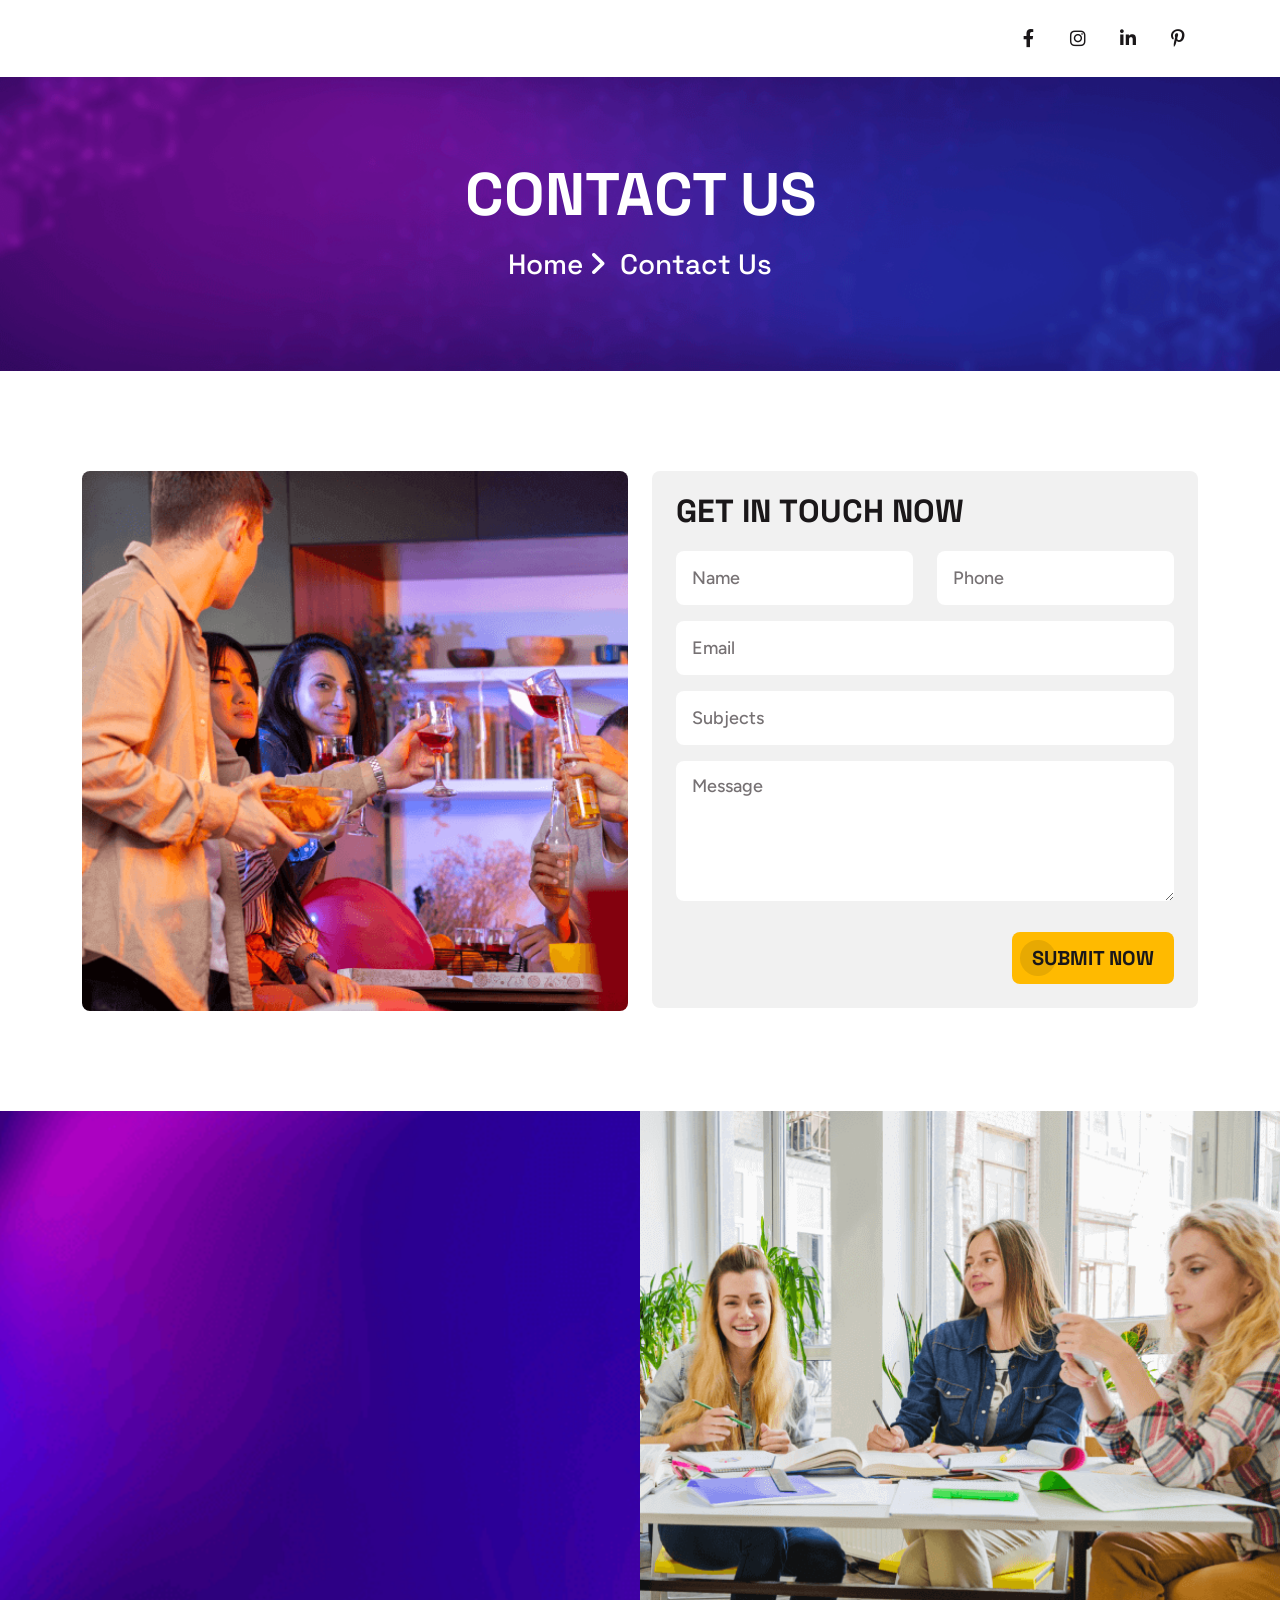
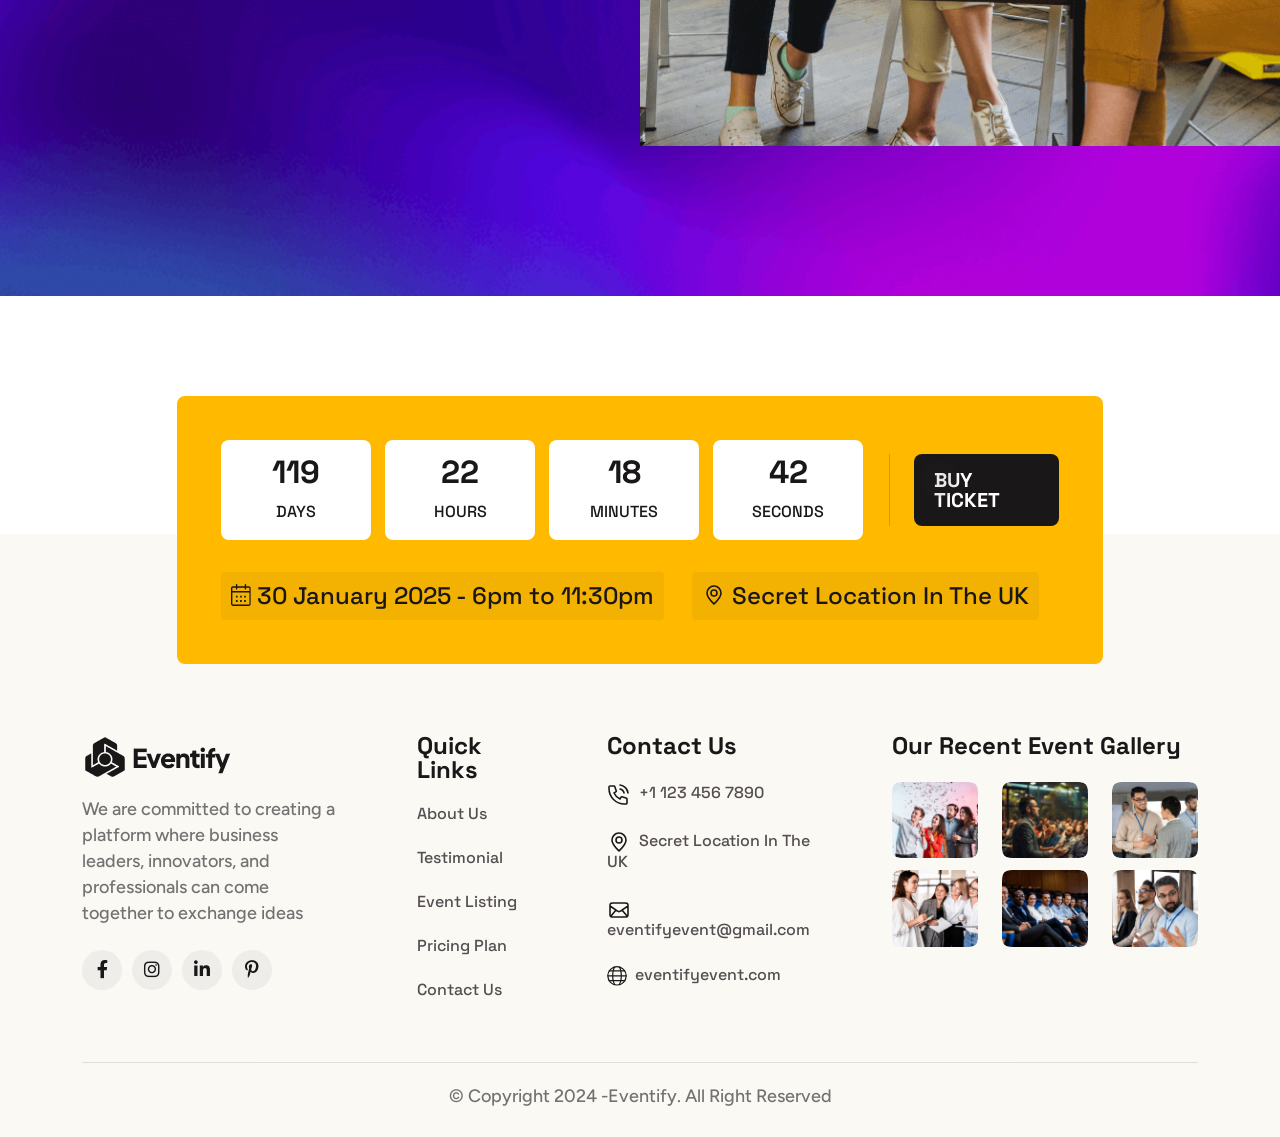
<file: contact.html>
<!DOCTYPE html>
<html lang="en">
	<head>
		<meta charset="UTF-8" />
		<meta name="viewport" content="width=device-width, initial-scale=1.0" />
		<title>Eventify- Event And Conference Theme</title>

		<!--=====FAB ICON=======-->
		<link rel="shortcut icon" href="assets/img/logo/fav-logo1.png" />

		<!--===== CSS LINK =======-->
		<link rel="stylesheet" href="assets/css/vendor/bootstrap.min.css" />
		<link rel="stylesheet" href="assets/css/vendor/aos.css" />
		<link rel="stylesheet" href="assets/css/vendor/fontawesome.css" />
		<link rel="stylesheet" href="assets/css/vendor/magnific-popup.css" />
		<link rel="stylesheet" href="assets/css/vendor/mobile.css" />
		<link rel="stylesheet" href="assets/css/vendor/owlcarousel.min.css" />
		<link rel="stylesheet" href="assets/css/vendor/sidebar.css" />
		<link rel="stylesheet" href="assets/css/vendor/slick-slider.css" />
		<link rel="stylesheet" href="assets/css/vendor/nice-select.css" />
		<link rel="stylesheet" href="assets/css/vendor/odometer.css" />
		<link rel="stylesheet" href="assets/css/main.css" />

		<!--=====  JS SCRIPT LINK =======-->
		<script src="assets/js/vendor/jquery-3.7.1.min.js"></script>
	</head>
	<body class="homepage1-body">
		<!-- Popup Section -->
		<div id="popup" class="popup-overlay d-none">
			<div class="popup-content">
				<span class="close-btn" id="close-popup">&times;</span>
				<div class="popup-icon">
					<img src="assets/img/logo/popup-logo.png" alt="" />
				</div>
				<div class="space32"></div>
				<div class="heading2">
					<h2>Grow your business with our agency</h2>
					<div class="space8"></div>
					<ul>
						<li><img src="assets/img/icons/check3.svg" alt="" />Elevate User Experience Expertise</li>
						<li><img src="assets/img/icons/check3.svg" alt="" /> Elevate Your UI/UX Skills Designer</li>
						<li><img src="assets/img/icons/check3.svg" alt="" />Join Leading UI/UX Event the Year</li>
					</ul>
				</div>
				<div class="space50"></div>
				<a class="vl-btn2" href="contact.html"
					><span class="demo">Buy Ticket Now</span><span class="arrow"><i class="fa-solid fa-arrow-right"></i></span>
				</a>
				<p class="no-thanks">No thanks</p>
			</div>
		</div>
		<!--===== PRELOADER STARTS =======-->
		<div class="preloader">
			<div class="loading-container">
				<div class="loading"></div>
				<div id="loading-icon"><img src="assets/img/logo/preloader.png" alt="" /></div>
			</div>
		</div>
		<!--===== PRELOADER ENDS =======-->

		<!--===== PAGE PROGRESS START=======-->
		<div class="paginacontainer">
			<div class="progress-wrap">
				<svg class="progress-circle svg-content" width="100%" height="100%" viewBox="-1 -1 102 102">
					<path d="M50,1 a49,49 0 0,1 0,98 a49,49 0 0,1 0,-98" />
				</svg>
			</div>
		</div>
		<!--===== PAGE PROGRESS END=======-->

		<!--=====HEADER START=======-->
		<header>
			<div class="header-area homepage1 header header-sticky d-none d-lg-block" id="header">
				<div class="container">
					<div class="row">
						<div class="col-lg-12">
							<div class="header-elements">
								<div class="site-logo">
									<a href="index.html"><img src="assets/img/logo/logo1.png" alt="" /></a>
								</div>
								<div class="main-menu">
									<ul>
										<li>
											<a href="#">Home <i class="fa-solid fa-angle-down"></i></a>
											<div class="tp-submenu">
												<div class="row">
													<div class="col-lg-12">
														<div class="all-images-menu">
															<div class="homemenu-thumb">
																<div class="img1">
																	<img src="assets/img/all-images/demo/demo-img1.png" alt="" />
																</div>
																<div class="homemenu-btn">
																	<a class="vl-btn1" href="index.html">View Demo </a>
																</div>
																<div class="homemenu-text">
																	<a href="index.html">Eventify-Homepage 01</a>
																</div>
															</div>

															<div class="homemenu-thumb">
																<div class="img1">
																	<img src="assets/img/all-images/demo/demo-img2.png" alt="" />
																</div>
																<div class="homemenu-btn">
																	<a class="vl-btn1" href="index2.html">View Demo </a>
																</div>
																<div class="homemenu-text">
																	<a href="index2.html">Eventify-Homepage 02</a>
																</div>
															</div>

															<div class="homemenu-thumb">
																<div class="img1">
																	<img src="assets/img/all-images/demo/demo-img3.png" alt="" />
																</div>
																<div class="homemenu-btn">
																	<a class="vl-btn1" href="index3.html">View Demo </a>
																</div>
																<div class="homemenu-text">
																	<a href="index3.html">Eventify-Homepage 03</a>
																</div>
															</div>

															<div class="homemenu-thumb">
																<div class="img1">
																	<img src="assets/img/all-images/demo/demo-img4.png" alt="" />
																</div>
																<div class="homemenu-btn">
																	<a class="vl-btn1" href="index4.html">View Demo </a>
																</div>
																<div class="homemenu-text">
																	<a href="index4.html">Eventify-Homepage 04</a>
																</div>
															</div>

															<div class="homemenu-thumb" style="margin: 0">
																<div class="img1">
																	<img src="assets/img/all-images/demo/demo-img5.png" alt="" />
																</div>
																<div class="homemenu-btn">
																	<a class="vl-btn1" href="index5.html">View Demo </a>
																</div>
																<div class="homemenu-text">
																	<a href="index5.html">Eventify-Homepage 05</a>
																</div>
															</div>
														</div>

														<div class="all-images-menu">
															<div class="homemenu-thumb">
																<div class="img1">
																	<img src="assets/img/all-images/demo/demo-img6.png" alt="" />
																</div>
																<div class="homemenu-btn">
																	<a class="vl-btn1" href="index6.html">View Demo </a>
																</div>
																<div class="homemenu-text">
																	<a href="index6.html">Eventify-Homepage 06</a>
																</div>
															</div>

															<div class="homemenu-thumb">
																<div class="img1">
																	<img src="assets/img/all-images/demo/demo-img7.png" alt="" />
																</div>
																<div class="homemenu-btn">
																	<a class="vl-btn1" href="index7.html">View Demo </a>
																</div>
																<div class="homemenu-text">
																	<a href="index7.html">Eventify-Homepage 07</a>
																</div>
															</div>

															<div class="homemenu-thumb">
																<div class="img1">
																	<img src="assets/img/all-images/demo/demo-img8.png" alt="" />
																</div>
																<div class="homemenu-btn">
																	<a class="vl-btn1" href="index8.html">View Demo </a>
																</div>
																<div class="homemenu-text">
																	<a href="index8.html">Eventify-Homepage 08</a>
																</div>
															</div>

															<div class="homemenu-thumb">
																<div class="img1">
																	<img src="assets/img/all-images/demo/demo-img9.png" alt="" />
																</div>
																<div class="homemenu-btn">
																	<a class="vl-btn1" href="index9.html">View Demo </a>
																</div>
																<div class="homemenu-text">
																	<a href="index9.html">Eventify-Homepage 09</a>
																</div>
															</div>

															<div class="homemenu-thumb" style="margin: 0">
																<div class="img1">
																	<img src="assets/img/all-images/demo/demo-img10.png" alt="" />
																</div>
																<div class="homemenu-btn">
																	<a class="vl-btn1" href="index10.html">View Demo </a>
																</div>
																<div class="homemenu-text">
																	<a href="index10.html">Eventify-Homepage 10</a>
																</div>
															</div>
														</div>
													</div>
												</div>
											</div>
										</li>
										<li><a href="about.html">About Event</a></li>
										<li>
											<a href="#">Speakers <i class="fa-solid fa-angle-down"></i></a>
											<ul class="dropdown-padding">
												<li><a href="speakers.html">Speakers</a></li>
												<li><a href="speakers-single.html">Speakers Details</a></li>
											</ul>
										</li>

										<li>
											<a href="#">Schedule <i class="fa-solid fa-angle-down"></i></a>
											<ul class="dropdown-padding">
												<li><a href="event.html">Our Event</a></li>
												<li><a href="event-schedule.html">Event Schedule</a></li>
												<li><a href="event-single.html">Event Details</a></li>
											</ul>
										</li>
										<li>
											<a href="#">Blogs <i class="fa-solid fa-angle-down"></i></a>
											<ul class="dropdown-padding">
												<li><a href="blog.html">Our Blog</a></li>
												<li><a href="blog-single.html">Blog Details</a></li>
											</ul>
										</li>
										<li>
											<a href="#">Pages <i class="fa-solid fa-angle-down"></i></a>
											<ul class="dropdown-padding">
												<li><a href="memories.html">Our Memories</a></li>
												<li><a href="pricing-plan.html">Pricing Plan</a></li>
												<li><a href="faq.html">FAQ,s</a></li>
												<li><a href="contact.html">Contact Us</a></li>
											</ul>
										</li>
									</ul>
								</div>
								<div class="btn-area">
									<div class="search-icon header__search header-search-btn">
										<a href="#"><img src="assets/img/icons/search1.svg" alt="" /></a>
									</div>
									<ul>
										<li>
											<a href="#"><i class="fa-brands fa-facebook-f"></i></a>
										</li>
										<li>
											<a href="#"><i class="fa-brands fa-instagram"></i></a>
										</li>
										<li>
											<a href="#"><i class="fa-brands fa-linkedin-in"></i></a>
										</li>
										<li>
											<a href="#" class="m-0"><i class="fa-brands fa-pinterest-p"></i></a>
										</li>
									</ul>
								</div>

								<div class="header-search-form-wrapper">
									<div class="tx-search-close tx-close"><i class="fa-solid fa-xmark"></i></div>
									<div class="header-search-container">
										<form role="search" class="search-form">
											<input type="search" class="search-field" placeholder="Search …" value="" name="s" />
											<button type="submit" class="search-submit"><img src="assets/img/icons/search1.svg" alt="" /></button>
										</form>
									</div>
								</div>
								<div class="body-overlay"></div>
							</div>
						</div>
					</div>
				</div>
			</div>
		</header>
		<!--=====HEADER END =======-->

		<!--===== MOBILE HEADER STARTS =======-->
		<div class="mobile-header mobile-haeder1 d-block d-lg-none">
			<div class="container-fluid">
				<div class="col-12">
					<div class="mobile-header-elements">
						<div class="mobile-logo">
							<a href="index.html"><img src="assets/img/logo/logo1.png" alt="" /></a>
						</div>
						<div class="mobile-nav-icon dots-menu">
							<i class="fa-solid fa-bars-staggered"></i>
						</div>
					</div>
				</div>
			</div>
		</div>

		<div class="mobile-sidebar mobile-sidebar1">
			<div class="logosicon-area">
				<div class="logos">
					<img src="assets/img/logo/logo2.png" alt="" />
				</div>
				<div class="menu-close">
					<i class="fa-solid fa-xmark"></i>
				</div>
			</div>
			<div class="mobile-nav mobile-nav1">
				<ul class="mobile-nav-list nav-list1">
					<li>
						<a href="#">Home </a>
						<ul class="sub-menu">
							<li><a href="index.html">Home One</a></li>
							<li><a href="index2.html">Home Two</a></li>
							<li><a href="index3.html">Home Three</a></li>
							<li><a href="index4.html">Home Four</a></li>
							<li><a href="index5.html">Home Five</a></li>
							<li><a href="index6.html">Home Six</a></li>
							<li><a href="index7.html">Home Seven</a></li>
							<li><a href="index8.html">Home Eight</a></li>
							<li><a href="index9.html">Home Nine</a></li>
							<li><a href="index10.html">Home Ten</a></li>
						</ul>
					</li>
					<li><a href="about.html">About Event</a></li>
					<li>
						<a href="features.html">Speakers</a>
						<ul class="sub-menu">
							<li><a href="speakers.html">Speakers</a></li>
							<li><a href="speakers-single.html">Speakers Details</a></li>
						</ul>
					</li>
					<li>
						<a href="features.html">Schedule</a>
						<ul class="sub-menu">
							<li><a href="event.html">Our Event</a></li>
							<li><a href="event-schedule.html">Event Schedule</a></li>
							<li><a href="event-single.html">Event Details</a></li>
						</ul>
					</li>
					<li>
						<a href="#">Blogs</a>
						<ul class="sub-menu">
							<li><a href="blog.html">Our Blog</a></li>
							<li><a href="blog-single.html">Blog Details</a></li>
						</ul>
					</li>
					<li>
						<a href="#">Pages</a>
						<ul class="sub-menu">
							<li><a href="memories.html">Our Memories</a></li>
							<li><a href="pricing-plan.html">Pricing Plan</a></li>
							<li><a href="faq.html">FAQ,s</a></li>
							<li><a href="contact.html">Contact Us</a></li>
						</ul>
					</li>
					<li><a href="contact.html">Contact Us</a></li>
				</ul>
				<div class="allmobilesection">
					<a href="contact.html" class="vl-btn1">Contact Now</a>
					<div class="single-footer">
						<h3>Contact Info</h3>
						<div class="footer1-contact-info">
							<div class="contact-info-single">
								<div class="contact-info-icon">
									<span><i class="fa-solid fa-phone-volume"></i></span>
								</div>
								<div class="contact-info-text">
									<a href="tel:+3(924)4596512">+3(924)4596512</a>
								</div>
							</div>
							<div class="contact-info-single">
								<div class="contact-info-icon">
									<span><i class="fa-solid fa-envelope"></i></span>
								</div>
								<div class="contact-info-text">
									<a href="mailto:info@example.com">info@example.com</a>
								</div>
							</div>
							<div class="single-footer">
								<h3>Our Location</h3>
								<div class="contact-info-single">
									<div class="contact-info-icon">
										<span><i class="fa-solid fa-location-dot"></i></span>
									</div>
									<div class="contact-info-text">
										<a href="mailto:info@example.com"
											>55 East Birchwood Ave.Brooklyn, <br />
											New York 11201,United States</a
										>
									</div>
								</div>
							</div>
							<div class="single-footer">
								<h3>Social Links</h3>
								<div class="social-links-mobile-menu">
									<ul>
										<li>
											<a href="#"><i class="fa-brands fa-facebook-f"></i></a>
										</li>
										<li>
											<a href="#"><i class="fa-brands fa-instagram"></i></a>
										</li>
										<li>
											<a href="#"><i class="fa-brands fa-linkedin-in"></i></a>
										</li>
										<li>
											<a href="#"><i class="fa-brands fa-youtube"></i></a>
										</li>
									</ul>
								</div>
							</div>
						</div>
					</div>
				</div>
			</div>
		</div>
		<!--===== MOBILE HEADER STARTS =======-->

		<!--===== HERO AREA STARTS =======-->
		<div class="inner-page-header" style="background-image: url(assets/img/bg/header-bg12.png)">
			<div class="container">
				<div class="row">
					<div class="col-lg-6 m-auto">
						<div class="heading1 text-center">
							<h1>Contact Us</h1>
							<div class="space20"></div>
							<a href="index.html">Home <i class="fa-solid fa-angle-right"></i> <span>Contact Us</span></a>
						</div>
					</div>
				</div>
			</div>
		</div>
		<!--===== HERO AREA ENDS =======-->

		<!--===== CONTACT AREA STARTS =======-->
		<div class="contact-inner-section sp1">
			<div class="container">
				<div class="row">
					<div class="col-lg-6">
						<div class="img1 image-anime">
							<img src="assets/img/all-images/contact/contact-img4.png" alt="" />
						</div>
					</div>

					<div class="col-lg-6" data-aos="zoom-in" data-aos-duration="1000">
						<div class="contact4-boxarea">
							<h3 class="text-anime-style-3">Get In Touch Now</h3>
							<div class="space8"></div>
							<div class="row">
								<div class="col-lg-6 col-md-6">
									<div class="input-area">
										<input type="text" placeholder="Name" />
									</div>
								</div>
								<div class="col-lg-6 col-md-6">
									<div class="input-area">
										<input type="text" placeholder="Phone" />
									</div>
								</div>

								<div class="col-lg-12 col-md-6">
									<div class="input-area">
										<input type="email" placeholder="Email" />
									</div>
								</div>
								<div class="col-lg-12 col-md-6">
									<div class="input-area">
										<input type="text" placeholder="Subjects" />
									</div>
								</div>
								<div class="col-lg-12">
									<div class="input-area">
										<textarea placeholder="Message"></textarea>
									</div>
								</div>

								<div class="col-lg-12">
									<div class="space24"></div>
									<div class="input-area text-end">
										<button type="submit" class="vl-btn1">Submit Now</button>
									</div>
								</div>
							</div>
						</div>
					</div>
				</div>
			</div>
		</div>
		<!--===== CONTACT AREA ENDS =======-->

		<!--===== CONTACT AREA STARTS =======-->
		<div class="contact2-bg-section">
			<div class="img1">
				<img src="assets/img/all-images/contact/contact-img1.png" alt="" class="contact-img1" />
			</div>
			<div class="container">
				<div class="row">
					<div class="col-lg-6">
						<div class="space48"></div>
						<div class="row">
							<div class="col-lg-6 col-md-6">
								<div class="contact-boxarea" data-aos="zoom-in" data-aos-duration="900">
									<div class="icons">
										<img src="assets/img/icons/mail1.svg" alt="" />
									</div>
									<div class="text">
										<h5>Our Email</h5>
										<div class="space14"></div>
										<a href="maito:eventify@gmail.com">eventify@gmail.com</a>
									</div>
								</div>
								<div class="space18"></div>
								<div class="contact-boxarea" data-aos="zoom-in" data-aos-duration="1000">
									<div class="icons">
										<img src="assets/img/icons/location1.svg" alt="" />
									</div>
									<div class="text">
										<h5>our location</h5>
										<div class="space14"></div>
										<a href="#">1800 Abbot Kinney</a>
									</div>
								</div>
							</div>

							<div class="col-lg-6 col-md-6">
								<div class="space20 d-md-none d-block"></div>
								<div class="contact-boxarea" data-aos="zoom-in" data-aos-duration="1000">
									<div class="icons">
										<img src="assets/img/icons/phn1.svg" alt="" />
									</div>
									<div class="text">
										<h5>Call/Message</h5>
										<div class="space14"></div>
										<a href="tel:+11234567890">+1 123 456 7890</a>
									</div>
								</div>
								<div class="space18"></div>
								<div class="contact-boxarea" data-aos="zoom-in" data-aos-duration="1200">
									<div class="icons">
										<img src="assets/img/icons/instagram.svg" alt="" />
									</div>
									<div class="text">
										<h5>Instagram</h5>
										<div class="space14"></div>
										<a href="#">eneventify.eve</a>
									</div>
								</div>
							</div>
						</div>
					</div>
				</div>
			</div>
			<div class="mapouter">
				<div class="gmap_canvas">
					<iframe src="https://www.google.com/maps/embed?pb=!1m14!1m12!1m3!1d4506257.120552435!2d88.67021924228865!3d21.954385721237916!2m3!1f0!2f0!3f0!3m2!1i1024!2i768!4f13.1!5e0!3m2!1sen!2sbd!4v1704088968016!5m2!1sen!2sbd" width="600" height="450" style="border: 0" allowfullscreen="" loading="lazy" referrerpolicy="no-referrer-when-downgrade"></iframe>
				</div>
			</div>
		</div>
		<div class="space100 d-lg-block d-none"></div>
		<div class="space50 d-lg-none d-block"></div>
		<!--===== CONTACT AREA ENDS =======-->

		<!--===== CTA AREA STARTS =======-->
		<div class="cta1-section-area d-lg-block d-block">
			<div class="container">
				<div class="row">
					<div class="col-lg-10 m-auto">
						<div class="cta1-main-boxarea">
							<div class="timer-btn-area">
								<div class="timer">
									<div class="time-box">
										<span id="days1" class="time-value">119</span>
										<br />
									</div>
									<div class="space14"></div>
									<div class="time-box">
										<span id="hours1" class="time-value">22</span>
										<br />
									</div>
									<div class="space14"></div>
									<div class="time-box">
										<span id="minutes1" class="time-value">18</span>
										<br />
									</div>
									<div class="space14"></div>
									<div class="time-box" style="margin: 0 26px 0 0">
										<span id="seconds1" class="time-value">44</span>
										<br />
									</div>
								</div>
								<div class="btn-area1">
									<a href="pricing-plan.html" class="vl-btn1">Buy Ticket</a>
								</div>
							</div>
							<ul>
								<li>
									<a href="#"><img src="assets/img/icons/calender1.svg" alt="" />30 January 2025 - 6pm to 11:30pm</a>
								</li>
								<li class="m-0">
									<a href="#"><img src="assets/img/icons/location1.svg" alt="" />Secret Location In The UK</a>
								</li>
							</ul>
						</div>
					</div>
				</div>
			</div>
		</div>
		<!--===== CTA AREA ENDS =======-->

		<!--===== CTA AREA STARTS =======-->
		<div class="cta1-section-area d-lg-none d-block">
			<div class="container">
				<div class="row">
					<div class="col-lg-10 m-auto">
						<div class="cta1-main-boxarea">
							<div class="timer-btn-area">
								<div class="timer">
									<div class="time-box">
										<span id="days" class="time-value">119</span>
										<br />
									</div>
									<div class="space14"></div>
									<div class="time-box">
										<span id="hours" class="time-value">22</span>
										<br />
									</div>
									<div class="space14"></div>
									<div class="time-box">
										<span id="minutes" class="time-value">18</span>
										<br />
									</div>
									<div class="space14"></div>
									<div class="time-box" style="margin: 0 26px 0 0">
										<span id="seconds" class="time-value">44</span>
										<br />
									</div>
								</div>
								<div class="btn-area1">
									<a href="pricing-plan.html" class="vl-btn1">Buy Ticket</a>
								</div>
							</div>
							<ul>
								<li>
									<a href="#"><img src="assets/img/icons/calender1.svg" alt="" />30 January 2025 - 6pm to 11:30pm</a>
								</li>
								<li class="m-0">
									<a href="#"><img src="assets/img/icons/location1.svg" alt="" />Secret Location In The UK</a>
								</li>
							</ul>
						</div>
					</div>
				</div>
			</div>
		</div>
		<!--===== CTA AREA ENDS =======-->

		<!--===== FOOTER AREA STARTS =======-->
		<div class="footer1-sertion-area">
			<div class="container">
				<div class="row">
					<div class="col-lg-3 col-md-6">
						<div class="footer-logo-area">
							<img src="assets/img/logo/logo2.png" alt="" />
							<div class="space16"></div>
							<p>We are committed to creating a platform where business leaders, innovators, and professionals can come together to exchange ideas</p>
							<div class="space24"></div>
							<ul>
								<li>
									<a href="#"><i class="fa-brands fa-facebook-f"></i></a>
								</li>
								<li>
									<a href="#"><i class="fa-brands fa-instagram"></i></a>
								</li>
								<li>
									<a href="#"><i class="fa-brands fa-linkedin-in"></i></a>
								</li>
								<li>
									<a href="#" class="m-0"><i class="fa-brands fa-pinterest-p"></i></a>
								</li>
							</ul>
						</div>
					</div>
					<div class="col-lg-2 col-md-6">
						<div class="link-content">
							<h3>Quick Links</h3>
							<ul>
								<li><a href="#">About Us</a></li>
								<li><a href="#">Testimonial</a></li>
								<li><a href="#">Event Listing</a></li>
								<li><a href="#">Pricing Plan</a></li>
								<li><a href="#">Contact Us</a></li>
							</ul>
						</div>
					</div>

					<div class="col-lg-3 col-md-6">
						<div class="link-content2">
							<h3>Contact Us</h3>
							<ul>
								<li>
									<a href="tel:+11234567890"><img src="assets/img/icons/phn1.svg" alt="" />+1 123 456 7890</a>
								</li>
								<li>
									<a href="#"><img src="assets/img/icons/location1.svg" alt="" />Secret Location In The UK</a>
								</li>
								<li>
									<a href="mailto:eventifyevent@gmail.com"><img src="assets/img/icons/mail1.svg" alt="" />eventifyevent@gmail.com</a>
								</li>
								<li>
									<a href="#"> <img src="assets/img/icons/world1.svg" alt="" />eventifyevent.com</a>
								</li>
							</ul>
						</div>
					</div>
					<div class="col-lg-4 col-md-6">
						<div class="footer-social-box">
							<h3>Our Recent Event Gallery</h3>
							<div class="space12"></div>
							<div class="row">
								<div class="col-lg-4 col-md-4 col-4">
									<div class="img1">
										<img src="assets/img/all-images/footer/footer-img1.png" alt="" />
										<div class="icons">
											<a href="#"><i class="fa-brands fa-instagram"></i></a>
										</div>
									</div>
								</div>
								<div class="col-lg-4 col-md-4 col-4">
									<div class="img1">
										<img src="assets/img/all-images/footer/footer-img2.png" alt="" />
										<div class="icons">
											<a href="#"><i class="fa-brands fa-instagram"></i></a>
										</div>
									</div>
								</div>
								<div class="col-lg-4 col-md-4 col-4">
									<div class="img1">
										<img src="assets/img/all-images/footer/footer-img3.png" alt="" />
										<div class="icons">
											<a href="#"><i class="fa-brands fa-instagram"></i></a>
										</div>
									</div>
								</div>
								<div class="col-lg-4 col-md-4 col-4">
									<div class="img1">
										<img src="assets/img/all-images/footer/footer-img4.png" alt="" />
										<div class="icons">
											<a href="#"><i class="fa-brands fa-instagram"></i></a>
										</div>
									</div>
								</div>
								<div class="col-lg-4 col-md-4 col-4">
									<div class="img1">
										<img src="assets/img/all-images/footer/footer-img5.png" alt="" />
										<div class="icons">
											<a href="#"><i class="fa-brands fa-instagram"></i></a>
										</div>
									</div>
								</div>
								<div class="col-lg-4 col-md-4 col-4">
									<div class="img1">
										<img src="assets/img/all-images/footer/footer-img6.png" alt="" />
										<div class="icons">
											<a href="#"><i class="fa-brands fa-instagram"></i></a>
										</div>
									</div>
								</div>
							</div>
						</div>
					</div>
				</div>
				<div class="space60"></div>
				<div class="row">
					<div class="col-lg-12">
						<div class="copyright">
							<p>&copy; Copyright 2024 -Eventify. All Right Reserved</p>
						</div>
					</div>
				</div>
			</div>
		</div>
		<!--===== FOOTER AREA ENDS =======-->

		<!--===== JS SCRIPT LINK =======-->
		<script src="assets/js/vendor/bootstrap.min.js"></script>
		<script src="assets/js/vendor/fontawesome.js"></script>
		<script src="assets/js/vendor/aos.js"></script>
		<script src="assets/js/vendor/jquery.appear.js"></script>
		<script src="assets/js/vendor/jquery.odometer.min.js"></script>
		<script src="assets/js/vendor/sidebar.js"></script>
		<script src="assets/js/vendor/magnific-popup.js"></script>
		<script src="assets/js/vendor/gsap.min.js"></script>
		<script src="assets/js/vendor/ScrollTrigger.min.js"></script>
		<script src="assets/js/vendor/Splitetext.js"></script>
		<script src="assets/js/vendor/mobilemenu.js"></script>
		<script src="assets/js/vendor/owlcarousel.min.js"></script>
		<script src="assets/js/vendor/nice-select.js"></script>
		<script src="assets/js/vendor/waypoints.js"></script>
		<script src="assets/js/vendor/slick-slider.js"></script>
		<script src="assets/js/vendor/circle-progress.js"></script>
		<script src="assets/js/main.js"></script>
	</body>
</html>
</file>
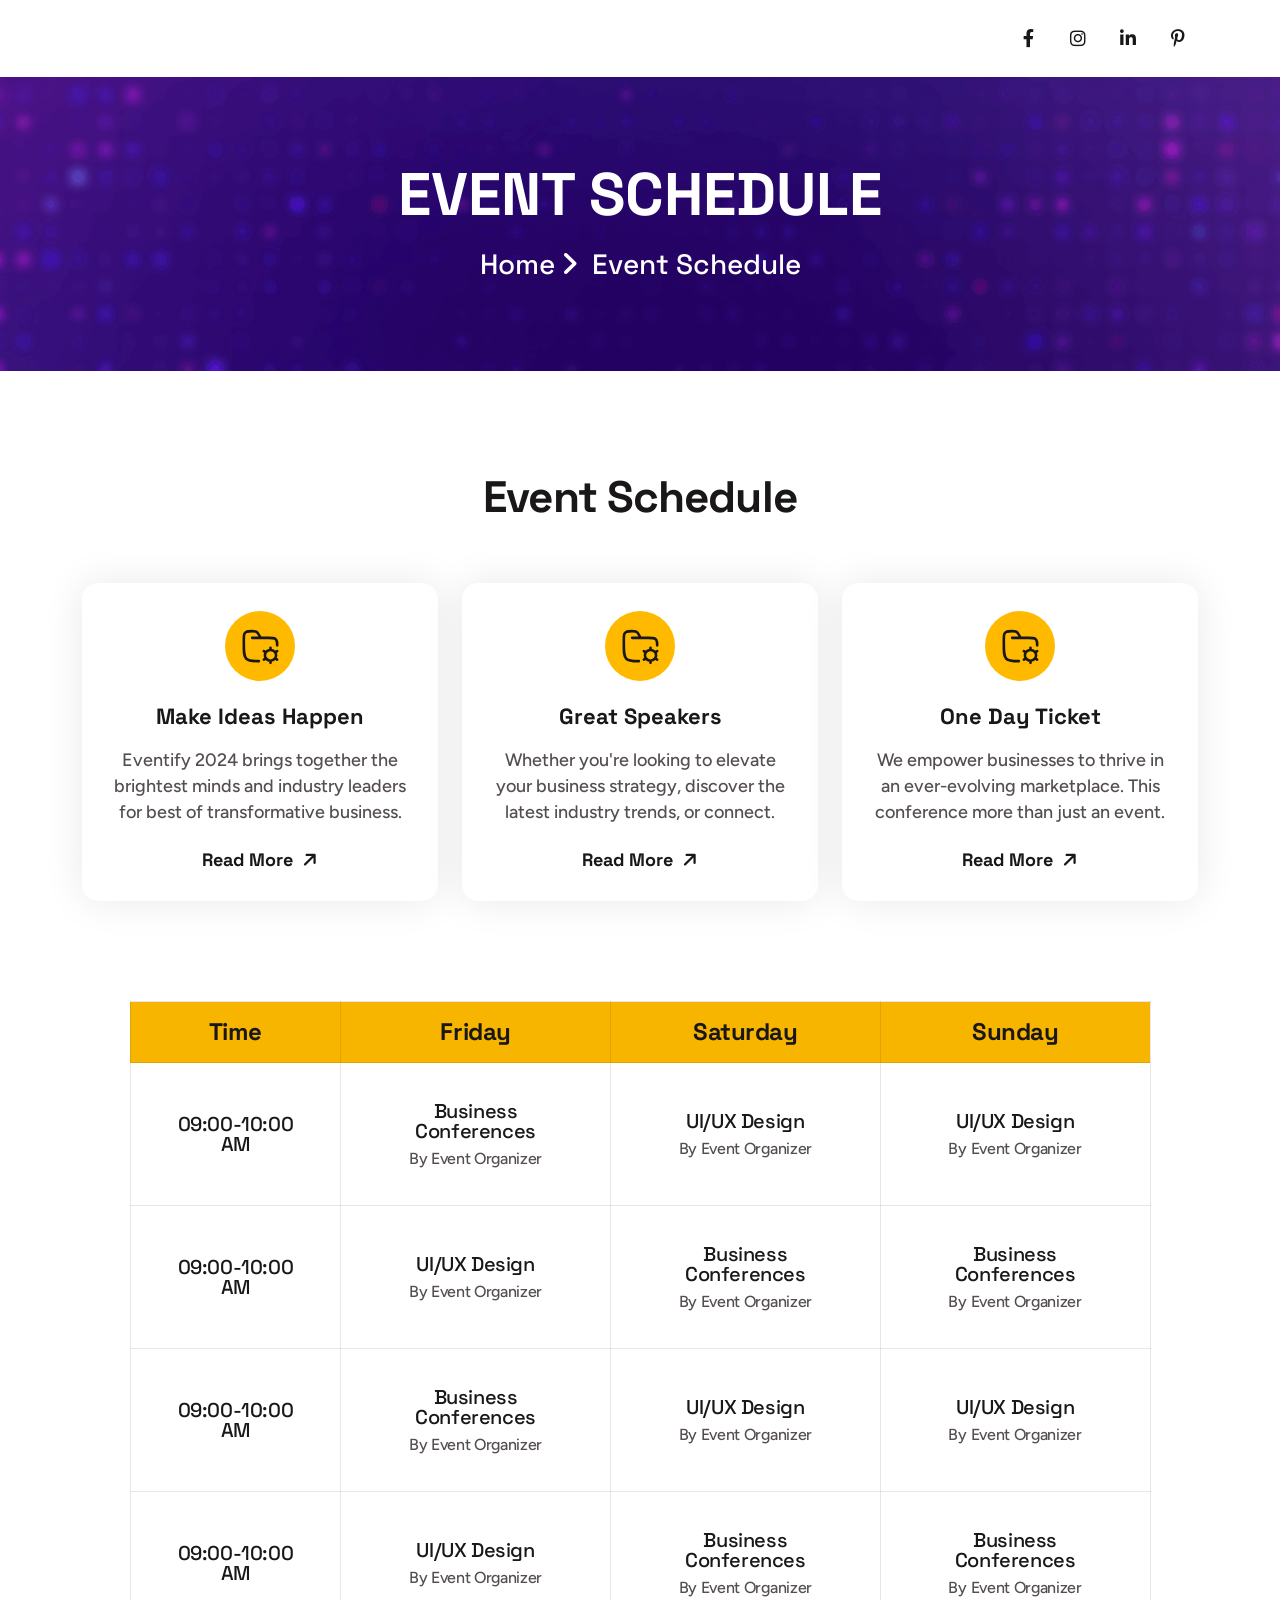
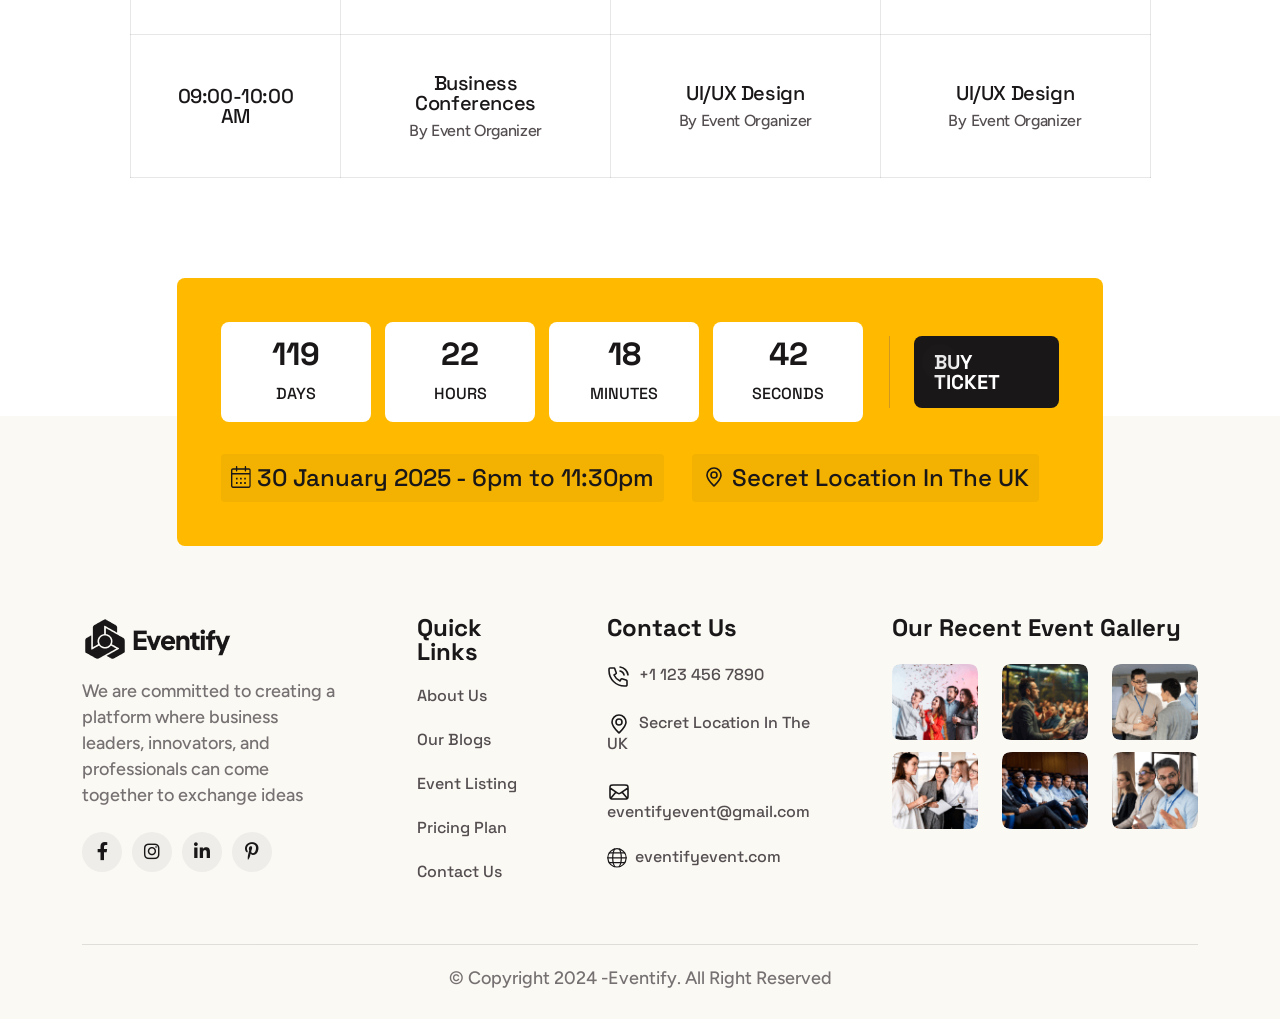
<file: event-schedule.html>
<!DOCTYPE html>
<html lang="en">
	<head>
		<meta charset="UTF-8" />
		<meta name="viewport" content="width=device-width, initial-scale=1.0" />
		<title>Eventify- Event And Conference Theme</title>

		<!--=====FAB ICON=======-->
		<link rel="shortcut icon" href="assets/img/logo/fav-logo1.png" />

		<!--===== CSS LINK =======-->
		<link rel="stylesheet" href="assets/css/vendor/bootstrap.min.css" />
		<link rel="stylesheet" href="assets/css/vendor/aos.css" />
		<link rel="stylesheet" href="assets/css/vendor/fontawesome.css" />
		<link rel="stylesheet" href="assets/css/vendor/magnific-popup.css" />
		<link rel="stylesheet" href="assets/css/vendor/mobile.css" />
		<link rel="stylesheet" href="assets/css/vendor/owlcarousel.min.css" />
		<link rel="stylesheet" href="assets/css/vendor/sidebar.css" />
		<link rel="stylesheet" href="assets/css/vendor/slick-slider.css" />
		<link rel="stylesheet" href="assets/css/vendor/nice-select.css" />
		<link rel="stylesheet" href="assets/css/vendor/odometer.css" />
		<link rel="stylesheet" href="assets/css/main.css" />

		<!--=====  JS SCRIPT LINK =======-->
		<script src="assets/js/vendor/jquery-3.7.1.min.js"></script>
	</head>
	<body class="homepage1-body">
		<!-- Popup Section -->
		<div id="popup" class="popup-overlay d-none">
			<div class="popup-content">
				<span class="close-btn" id="close-popup">&times;</span>
				<div class="popup-icon">
					<img src="assets/img/logo/popup-logo.png" alt="" />
				</div>
				<div class="space32"></div>
				<div class="heading2">
					<h2>Grow your business with our agency</h2>
					<div class="space8"></div>
					<ul>
						<li><img src="assets/img/icons/check3.svg" alt="" />Elevate User Experience Expertise</li>
						<li><img src="assets/img/icons/check3.svg" alt="" /> Elevate Your UI/UX Skills Designer</li>
						<li><img src="assets/img/icons/check3.svg" alt="" />Join Leading UI/UX Event the Year</li>
					</ul>
				</div>
				<div class="space50"></div>
				<a class="vl-btn2" href="contact.html"
					><span class="demo">Buy Ticket Now</span><span class="arrow"><i class="fa-solid fa-arrow-right"></i></span>
				</a>
				<p class="no-thanks">No thanks</p>
			</div>
		</div>
		<!--===== PRELOADER STARTS =======-->
		<div class="preloader">
			<div class="loading-container">
				<div class="loading"></div>
				<div id="loading-icon"><img src="assets/img/logo/preloader.png" alt="" /></div>
			</div>
		</div>
		<!--===== PRELOADER ENDS =======-->

		<!--===== PAGE PROGRESS START=======-->
		<div class="paginacontainer">
			<div class="progress-wrap">
				<svg class="progress-circle svg-content" width="100%" height="100%" viewBox="-1 -1 102 102">
					<path d="M50,1 a49,49 0 0,1 0,98 a49,49 0 0,1 0,-98" />
				</svg>
			</div>
		</div>
		<!--===== PAGE PROGRESS END=======-->

		<!--=====HEADER START=======-->
		<header>
			<div class="header-area homepage1 header header-sticky d-none d-lg-block" id="header">
				<div class="container">
					<div class="row">
						<div class="col-lg-12">
							<div class="header-elements">
								<div class="site-logo">
									<a href="index.html"><img src="assets/img/logo/logo1.png" alt="" /></a>
								</div>
								<div class="main-menu">
									<ul>
										<li>
											<a href="#">Home <i class="fa-solid fa-angle-down"></i></a>
											<div class="tp-submenu">
												<div class="row">
													<div class="col-lg-12">
														<div class="all-images-menu">
															<div class="homemenu-thumb">
																<div class="img1">
																	<img src="assets/img/all-images/demo/demo-img1.png" alt="" />
																</div>
																<div class="homemenu-btn">
																	<a class="vl-btn1" href="index.html">View Demo </a>
																</div>
																<div class="homemenu-text">
																	<a href="index.html">Eventify-Homepage 01</a>
																</div>
															</div>

															<div class="homemenu-thumb">
																<div class="img1">
																	<img src="assets/img/all-images/demo/demo-img2.png" alt="" />
																</div>
																<div class="homemenu-btn">
																	<a class="vl-btn1" href="index2.html">View Demo </a>
																</div>
																<div class="homemenu-text">
																	<a href="index2.html">Eventify-Homepage 02</a>
																</div>
															</div>

															<div class="homemenu-thumb">
																<div class="img1">
																	<img src="assets/img/all-images/demo/demo-img3.png" alt="" />
																</div>
																<div class="homemenu-btn">
																	<a class="vl-btn1" href="index3.html">View Demo </a>
																</div>
																<div class="homemenu-text">
																	<a href="index3.html">Eventify-Homepage 03</a>
																</div>
															</div>

															<div class="homemenu-thumb">
																<div class="img1">
																	<img src="assets/img/all-images/demo/demo-img4.png" alt="" />
																</div>
																<div class="homemenu-btn">
																	<a class="vl-btn1" href="index4.html">View Demo </a>
																</div>
																<div class="homemenu-text">
																	<a href="index4.html">Eventify-Homepage 04</a>
																</div>
															</div>

															<div class="homemenu-thumb" style="margin: 0">
																<div class="img1">
																	<img src="assets/img/all-images/demo/demo-img5.png" alt="" />
																</div>
																<div class="homemenu-btn">
																	<a class="vl-btn1" href="index5.html">View Demo </a>
																</div>
																<div class="homemenu-text">
																	<a href="index5.html">Eventify-Homepage 05</a>
																</div>
															</div>
														</div>

														<div class="all-images-menu">
															<div class="homemenu-thumb">
																<div class="img1">
																	<img src="assets/img/all-images/demo/demo-img6.png" alt="" />
																</div>
																<div class="homemenu-btn">
																	<a class="vl-btn1" href="index6.html">View Demo </a>
																</div>
																<div class="homemenu-text">
																	<a href="index6.html">Eventify-Homepage 06</a>
																</div>
															</div>

															<div class="homemenu-thumb">
																<div class="img1">
																	<img src="assets/img/all-images/demo/demo-img7.png" alt="" />
																</div>
																<div class="homemenu-btn">
																	<a class="vl-btn1" href="index7.html">View Demo </a>
																</div>
																<div class="homemenu-text">
																	<a href="index7.html">Eventify-Homepage 07</a>
																</div>
															</div>

															<div class="homemenu-thumb">
																<div class="img1">
																	<img src="assets/img/all-images/demo/demo-img8.png" alt="" />
																</div>
																<div class="homemenu-btn">
																	<a class="vl-btn1" href="index8.html">View Demo </a>
																</div>
																<div class="homemenu-text">
																	<a href="index8.html">Eventify-Homepage 08</a>
																</div>
															</div>

															<div class="homemenu-thumb">
																<div class="img1">
																	<img src="assets/img/all-images/demo/demo-img9.png" alt="" />
																</div>
																<div class="homemenu-btn">
																	<a class="vl-btn1" href="index9.html">View Demo </a>
																</div>
																<div class="homemenu-text">
																	<a href="index9.html">Eventify-Homepage 09</a>
																</div>
															</div>

															<div class="homemenu-thumb" style="margin: 0">
																<div class="img1">
																	<img src="assets/img/all-images/demo/demo-img10.png" alt="" />
																</div>
																<div class="homemenu-btn">
																	<a class="vl-btn1" href="index10.html">View Demo </a>
																</div>
																<div class="homemenu-text">
																	<a href="index10.html">Eventify-Homepage 10</a>
																</div>
															</div>
														</div>
													</div>
												</div>
											</div>
										</li>
										<li><a href="about.html">About Event</a></li>
										<li>
											<a href="#">Speakers <i class="fa-solid fa-angle-down"></i></a>
											<ul class="dropdown-padding">
												<li><a href="speakers.html">Speakers</a></li>
												<li><a href="speakers-single.html">Speakers Details</a></li>
											</ul>
										</li>

										<li>
											<a href="#">Schedule <i class="fa-solid fa-angle-down"></i></a>
											<ul class="dropdown-padding">
												<li><a href="event.html">Our Event</a></li>
												<li><a href="event-schedule.html">Event Schedule</a></li>
												<li><a href="event-single.html">Event Details</a></li>
											</ul>
										</li>
										<li>
											<a href="#">Blogs <i class="fa-solid fa-angle-down"></i></a>
											<ul class="dropdown-padding">
												<li><a href="blog.html">Our Blog</a></li>
												<li><a href="blog-single.html">Blog Details</a></li>
											</ul>
										</li>
										<li>
											<a href="#">Pages <i class="fa-solid fa-angle-down"></i></a>
											<ul class="dropdown-padding">
												<li><a href="memories.html">Our Memories</a></li>
												<li><a href="pricing-plan.html">Pricing Plan</a></li>
												<li><a href="faq.html">FAQ,s</a></li>
												<li><a href="contact.html">Contact Us</a></li>
											</ul>
										</li>
									</ul>
								</div>
								<div class="btn-area">
									<div class="search-icon header__search header-search-btn">
										<a href="#"><img src="assets/img/icons/search1.svg" alt="" /></a>
									</div>
									<ul>
										<li>
											<a href="#"><i class="fa-brands fa-facebook-f"></i></a>
										</li>
										<li>
											<a href="#"><i class="fa-brands fa-instagram"></i></a>
										</li>
										<li>
											<a href="#"><i class="fa-brands fa-linkedin-in"></i></a>
										</li>
										<li>
											<a href="#" class="m-0"><i class="fa-brands fa-pinterest-p"></i></a>
										</li>
									</ul>
								</div>

								<div class="header-search-form-wrapper">
									<div class="tx-search-close tx-close"><i class="fa-solid fa-xmark"></i></div>
									<div class="header-search-container">
										<form role="search" class="search-form">
											<input type="search" class="search-field" placeholder="Search …" value="" name="s" />
											<button type="submit" class="search-submit"><img src="assets/img/icons/search1.svg" alt="" /></button>
										</form>
									</div>
								</div>
								<div class="body-overlay"></div>
							</div>
						</div>
					</div>
				</div>
			</div>
		</header>
		<!--=====HEADER END =======-->

		<!--===== MOBILE HEADER STARTS =======-->
		<div class="mobile-header mobile-haeder1 d-block d-lg-none">
			<div class="container-fluid">
				<div class="col-12">
					<div class="mobile-header-elements">
						<div class="mobile-logo">
							<a href="index.html"><img src="assets/img/logo/logo1.png" alt="" /></a>
						</div>
						<div class="mobile-nav-icon dots-menu">
							<i class="fa-solid fa-bars-staggered"></i>
						</div>
					</div>
				</div>
			</div>
		</div>

		<div class="mobile-sidebar mobile-sidebar1">
			<div class="logosicon-area">
				<div class="logos">
					<img src="assets/img/logo/logo2.png" alt="" />
				</div>
				<div class="menu-close">
					<i class="fa-solid fa-xmark"></i>
				</div>
			</div>
			<div class="mobile-nav mobile-nav1">
				<ul class="mobile-nav-list nav-list1">
					<li>
						<a href="#">Home </a>
						<ul class="sub-menu">
							<li><a href="index.html">Home One</a></li>
							<li><a href="index2.html">Home Two</a></li>
							<li><a href="index3.html">Home Three</a></li>
							<li><a href="index4.html">Home Four</a></li>
							<li><a href="index5.html">Home Five</a></li>
							<li><a href="index6.html">Home Six</a></li>
							<li><a href="index7.html">Home Seven</a></li>
							<li><a href="index8.html">Home Eight</a></li>
							<li><a href="index9.html">Home Nine</a></li>
							<li><a href="index10.html">Home Ten</a></li>
						</ul>
					</li>
					<li><a href="about.html">About Event</a></li>
					<li>
						<a href="features.html">Speakers</a>
						<ul class="sub-menu">
							<li><a href="speakers.html">Speakers</a></li>
							<li><a href="speakers-single.html">Speakers Details</a></li>
						</ul>
					</li>
					<li>
						<a href="features.html">Schedule</a>
						<ul class="sub-menu">
							<li><a href="event.html">Our Event</a></li>
							<li><a href="event-schedule.html">Event Schedule</a></li>
							<li><a href="event-single.html">Event Details</a></li>
						</ul>
					</li>
					<li>
						<a href="#">Blogs</a>
						<ul class="sub-menu">
							<li><a href="blog.html">Our Blog</a></li>
							<li><a href="blog-single.html">Blog Details</a></li>
						</ul>
					</li>
					<li>
						<a href="#">Pages</a>
						<ul class="sub-menu">
							<li><a href="memories.html">Our Memories</a></li>
							<li><a href="pricing-plan.html">Pricing Plan</a></li>
							<li><a href="faq.html">FAQ,s</a></li>
							<li><a href="contact.html">Contact Us</a></li>
						</ul>
					</li>
					<li><a href="contact.html">Contact Us</a></li>
				</ul>
				<div class="allmobilesection">
					<a href="contact.html" class="vl-btn1">Contact Now</a>
					<div class="single-footer">
						<h3>Contact Info</h3>
						<div class="footer1-contact-info">
							<div class="contact-info-single">
								<div class="contact-info-icon">
									<span><i class="fa-solid fa-phone-volume"></i></span>
								</div>
								<div class="contact-info-text">
									<a href="tel:+3(924)4596512">+3(924)4596512</a>
								</div>
							</div>
							<div class="contact-info-single">
								<div class="contact-info-icon">
									<span><i class="fa-solid fa-envelope"></i></span>
								</div>
								<div class="contact-info-text">
									<a href="mailto:info@example.com">info@example.com</a>
								</div>
							</div>
							<div class="single-footer">
								<h3>Our Location</h3>
								<div class="contact-info-single">
									<div class="contact-info-icon">
										<span><i class="fa-solid fa-location-dot"></i></span>
									</div>
									<div class="contact-info-text">
										<a href="mailto:info@example.com"
											>55 East Birchwood Ave.Brooklyn, <br />
											New York 11201,United States</a
										>
									</div>
								</div>
							</div>
							<div class="single-footer">
								<h3>Social Links</h3>
								<div class="social-links-mobile-menu">
									<ul>
										<li>
											<a href="#"><i class="fa-brands fa-facebook-f"></i></a>
										</li>
										<li>
											<a href="#"><i class="fa-brands fa-instagram"></i></a>
										</li>
										<li>
											<a href="#"><i class="fa-brands fa-linkedin-in"></i></a>
										</li>
										<li>
											<a href="#"><i class="fa-brands fa-youtube"></i></a>
										</li>
									</ul>
								</div>
							</div>
						</div>
					</div>
				</div>
			</div>
		</div>
		<!--===== MOBILE HEADER STARTS =======-->

		<!--===== HERO AREA STARTS =======-->
		<div class="inner-page-header" style="background-image: url(assets/img/bg/header-bg10.png)">
			<div class="container">
				<div class="row">
					<div class="col-lg-6 m-auto">
						<div class="heading1 text-center">
							<h1>Event Schedule</h1>
							<div class="space20"></div>
							<a href="index.html">Home <i class="fa-solid fa-angle-right"></i> <span>Event Schedule</span></a>
						</div>
					</div>
				</div>
			</div>
		</div>
		<!--===== HERO AREA ENDS =======-->

		<!--===== OTHERS AREA STARTS =======-->
		<div class="choose-section-area sp2">
			<div class="container">
				<div class="row">
					<div class="col-lg-4 m-auto">
						<div class="heading2 text-center space-margin60">
							<h2>Event Schedule</h2>
						</div>
					</div>
				</div>
				<div class="row">
					<div class="col-lg-4 col-md-6">
						<div class="choose-widget-boxarea">
							<div class="icons">
								<img src="assets/img/icons/choose-icons1.svg" alt="" />
							</div>
							<div class="space24"></div>
							<div class="content-area">
								<a href="event-single.html">Make Ideas Happen</a>
								<div class="space16"></div>
								<p>Eventify 2024 brings together the brightest minds and industry leaders for best of transformative business.</p>
								<div class="space24"></div>
								<a href="event-single.html" class="readmore">Read More <i class="fa-solid fa-arrow-right"></i></a>
							</div>
						</div>
					</div>

					<div class="col-lg-4 col-md-6">
						<div class="choose-widget-boxarea">
							<div class="icons">
								<img src="assets/img/icons/choose-icons1.svg" alt="" />
							</div>
							<div class="space24"></div>
							<div class="content-area">
								<a href="event-single.html">Great Speakers</a>
								<div class="space16"></div>
								<p>Whether you're looking to elevate your business strategy, discover the latest industry trends, or connect.</p>
								<div class="space24"></div>
								<a href="event-single.html" class="readmore">Read More <i class="fa-solid fa-arrow-right"></i></a>
							</div>
						</div>
					</div>

					<div class="col-lg-4 col-md-6">
						<div class="choose-widget-boxarea">
							<div class="icons">
								<img src="assets/img/icons/choose-icons1.svg" alt="" />
							</div>
							<div class="space24"></div>
							<div class="content-area">
								<a href="event-single.html">One Day Ticket</a>
								<div class="space16"></div>
								<p>We empower businesses to thrive in an ever-evolving marketplace. This conference more than just an event.</p>
								<div class="space24"></div>
								<a href="event-single.html" class="readmore">Read More <i class="fa-solid fa-arrow-right"></i></a>
							</div>
						</div>
					</div>
				</div>
			</div>
		</div>
		<!--===== OTHERS AREA ENDS =======-->

		<!--===== EVENT AREA STARTS =======-->
		<div class="schedule-section-area sp10">
			<div class="container">
				<div class="row">
					<div class="col-lg-11 m-auto">
						<div class="schedule">
							<table>
								<thead>
									<tr>
										<th>Time</th>
										<th>Friday</th>
										<th>Saturday</th>
										<th>Sunday</th>
									</tr>
								</thead>
								<tbody>
									<tr>
										<td>09:00-10:00 AM</td>
										<td>Business Conferences<br /><span>By Event Organizer</span></td>
										<td>UI/UX Design<br /><span>By Event Organizer</span></td>
										<td>UI/UX Design<br /><span>By Event Organizer</span></td>
									</tr>
									<tr>
										<td>09:00-10:00 AM</td>
										<td>UI/UX Design<br /><span>By Event Organizer</span></td>
										<td>Business Conferences<br /><span>By Event Organizer</span></td>
										<td>Business Conferences<br /><span>By Event Organizer</span></td>
									</tr>
									<tr>
										<td>09:00-10:00 AM</td>
										<td>Business Conferences<br /><span>By Event Organizer</span></td>
										<td>UI/UX Design<br /><span>By Event Organizer</span></td>
										<td>UI/UX Design<br /><span>By Event Organizer</span></td>
									</tr>
									<tr>
										<td>09:00-10:00 AM</td>
										<td>UI/UX Design<br /><span>By Event Organizer</span></td>
										<td>Business Conferences<br /><span>By Event Organizer</span></td>
										<td>Business Conferences<br /><span>By Event Organizer</span></td>
									</tr>
									<tr>
										<td>09:00-10:00 AM</td>
										<td>Business Conferences<br /><span>By Event Organizer</span></td>
										<td>UI/UX Design<br /><span>By Event Organizer</span></td>
										<td>UI/UX Design<br /><span>By Event Organizer</span></td>
									</tr>
								</tbody>
							</table>
						</div>
					</div>
				</div>
			</div>
		</div>
		<!--===== EVENT AREA ENDS =======-->

		<!--===== CTA AREA STARTS =======-->
		<div class="cta1-section-area d-lg-block d-block">
			<div class="container">
				<div class="row">
					<div class="col-lg-10 m-auto">
						<div class="cta1-main-boxarea">
							<div class="timer-btn-area">
								<div class="timer">
									<div class="time-box">
										<span id="days1" class="time-value">119</span>
										<br />
									</div>
									<div class="space14"></div>
									<div class="time-box">
										<span id="hours1" class="time-value">22</span>
										<br />
									</div>
									<div class="space14"></div>
									<div class="time-box">
										<span id="minutes1" class="time-value">18</span>
										<br />
									</div>
									<div class="space14"></div>
									<div class="time-box" style="margin: 0 26px 0 0">
										<span id="seconds1" class="time-value">44</span>
										<br />
									</div>
								</div>
								<div class="btn-area1">
									<a href="pricing-plan.html" class="vl-btn1">Buy Ticket</a>
								</div>
							</div>
							<ul>
								<li>
									<a href="#"><img src="assets/img/icons/calender1.svg" alt="" />30 January 2025 - 6pm to 11:30pm</a>
								</li>
								<li class="m-0">
									<a href="#"><img src="assets/img/icons/location1.svg" alt="" />Secret Location In The UK</a>
								</li>
							</ul>
						</div>
					</div>
				</div>
			</div>
		</div>
		<!--===== CTA AREA ENDS =======-->

		<!--===== CTA AREA STARTS =======-->
		<div class="cta1-section-area d-lg-none d-block">
			<div class="container">
				<div class="row">
					<div class="col-lg-10 m-auto">
						<div class="cta1-main-boxarea">
							<div class="timer-btn-area">
								<div class="timer">
									<div class="time-box">
										<span id="days" class="time-value">119</span>
										<br />
									</div>
									<div class="space14"></div>
									<div class="time-box">
										<span id="hours" class="time-value">22</span>
										<br />
									</div>
									<div class="space14"></div>
									<div class="time-box">
										<span id="minutes" class="time-value">18</span>
										<br />
									</div>
									<div class="space14"></div>
									<div class="time-box" style="margin: 0 26px 0 0">
										<span id="seconds" class="time-value">44</span>
										<br />
									</div>
								</div>
								<div class="btn-area1">
									<a href="pricing-plan.html" class="vl-btn1">Buy Ticket</a>
								</div>
							</div>
							<ul>
								<li>
									<a href="#"><img src="assets/img/icons/calender1.svg" alt="" />30 January 2025 - 6pm to 11:30pm</a>
								</li>
								<li class="m-0">
									<a href="#"><img src="assets/img/icons/location1.svg" alt="" />Secret Location In The UK</a>
								</li>
							</ul>
						</div>
					</div>
				</div>
			</div>
		</div>
		<!--===== CTA AREA ENDS =======-->

		<!--===== FOOTER AREA STARTS =======-->
		<div class="footer1-sertion-area">
			<div class="container">
				<div class="row">
					<div class="col-lg-3 col-md-6">
						<div class="footer-logo-area">
							<img src="assets/img/logo/logo2.png" alt="" />
							<div class="space16"></div>
							<p>We are committed to creating a platform where business leaders, innovators, and professionals can come together to exchange ideas</p>
							<div class="space24"></div>
							<ul>
								<li>
									<a href="#"><i class="fa-brands fa-facebook-f"></i></a>
								</li>
								<li>
									<a href="#"><i class="fa-brands fa-instagram"></i></a>
								</li>
								<li>
									<a href="#"><i class="fa-brands fa-linkedin-in"></i></a>
								</li>
								<li>
									<a href="#" class="m-0"><i class="fa-brands fa-pinterest-p"></i></a>
								</li>
							</ul>
						</div>
					</div>
					<div class="col-lg-2 col-md-6">
						<div class="link-content">
							<h3>Quick Links</h3>
							<ul>
								<li><a href="about.html">About Us</a></li>
								<li><a href="blog.html">Our Blogs</a></li>
								<li><a href="event.html">Event Listing</a></li>
								<li><a href="pricing-plan.html">Pricing Plan</a></li>
								<li><a href="contact.html">Contact Us</a></li>
							</ul>
						</div>
					</div>

					<div class="col-lg-3 col-md-6">
						<div class="link-content2">
							<h3>Contact Us</h3>
							<ul>
								<li>
									<a href="tel:+11234567890"><img src="assets/img/icons/phn1.svg" alt="" />+1 123 456 7890</a>
								</li>
								<li>
									<a href="#"><img src="assets/img/icons/location1.svg" alt="" />Secret Location In The UK</a>
								</li>
								<li>
									<a href="mailto:eventifyevent@gmail.com"><img src="assets/img/icons/mail1.svg" alt="" />eventifyevent@gmail.com</a>
								</li>
								<li>
									<a href="#"> <img src="assets/img/icons/world1.svg" alt="" />eventifyevent.com</a>
								</li>
							</ul>
						</div>
					</div>
					<div class="col-lg-4 col-md-6">
						<div class="footer-social-box">
							<h3>Our Recent Event Gallery</h3>
							<div class="space12"></div>
							<div class="row">
								<div class="col-lg-4 col-md-4 col-4">
									<div class="img1">
										<img src="assets/img/all-images/footer/footer-img1.png" alt="" />
										<div class="icons">
											<a href="#"><i class="fa-brands fa-instagram"></i></a>
										</div>
									</div>
								</div>
								<div class="col-lg-4 col-md-4 col-4">
									<div class="img1">
										<img src="assets/img/all-images/footer/footer-img2.png" alt="" />
										<div class="icons">
											<a href="#"><i class="fa-brands fa-instagram"></i></a>
										</div>
									</div>
								</div>
								<div class="col-lg-4 col-md-4 col-4">
									<div class="img1">
										<img src="assets/img/all-images/footer/footer-img3.png" alt="" />
										<div class="icons">
											<a href="#"><i class="fa-brands fa-instagram"></i></a>
										</div>
									</div>
								</div>
								<div class="col-lg-4 col-md-4 col-4">
									<div class="img1">
										<img src="assets/img/all-images/footer/footer-img4.png" alt="" />
										<div class="icons">
											<a href="#"><i class="fa-brands fa-instagram"></i></a>
										</div>
									</div>
								</div>
								<div class="col-lg-4 col-md-4 col-4">
									<div class="img1">
										<img src="assets/img/all-images/footer/footer-img5.png" alt="" />
										<div class="icons">
											<a href="#"><i class="fa-brands fa-instagram"></i></a>
										</div>
									</div>
								</div>
								<div class="col-lg-4 col-md-4 col-4">
									<div class="img1">
										<img src="assets/img/all-images/footer/footer-img6.png" alt="" />
										<div class="icons">
											<a href="#"><i class="fa-brands fa-instagram"></i></a>
										</div>
									</div>
								</div>
							</div>
						</div>
					</div>
				</div>
				<div class="space60"></div>
				<div class="row">
					<div class="col-lg-12">
						<div class="copyright">
							<p>&copy; Copyright 2024 -Eventify. All Right Reserved</p>
						</div>
					</div>
				</div>
			</div>
		</div>
		<!--===== FOOTER AREA ENDS =======-->

		<!--===== JS SCRIPT LINK =======-->
		<script src="assets/js/vendor/bootstrap.min.js"></script>
		<script src="assets/js/vendor/fontawesome.js"></script>
		<script src="assets/js/vendor/aos.js"></script>
		<script src="assets/js/vendor/jquery.appear.js"></script>
		<script src="assets/js/vendor/jquery.odometer.min.js"></script>
		<script src="assets/js/vendor/sidebar.js"></script>
		<script src="assets/js/vendor/magnific-popup.js"></script>
		<script src="assets/js/vendor/gsap.min.js"></script>
		<script src="assets/js/vendor/ScrollTrigger.min.js"></script>
		<script src="assets/js/vendor/Splitetext.js"></script>
		<script src="assets/js/vendor/mobilemenu.js"></script>
		<script src="assets/js/vendor/owlcarousel.min.js"></script>
		<script src="assets/js/vendor/nice-select.js"></script>
		<script src="assets/js/vendor/waypoints.js"></script>
		<script src="assets/js/vendor/slick-slider.js"></script>
		<script src="assets/js/vendor/circle-progress.js"></script>
		<script src="assets/js/main.js"></script>
	</body>
</html>
</file>
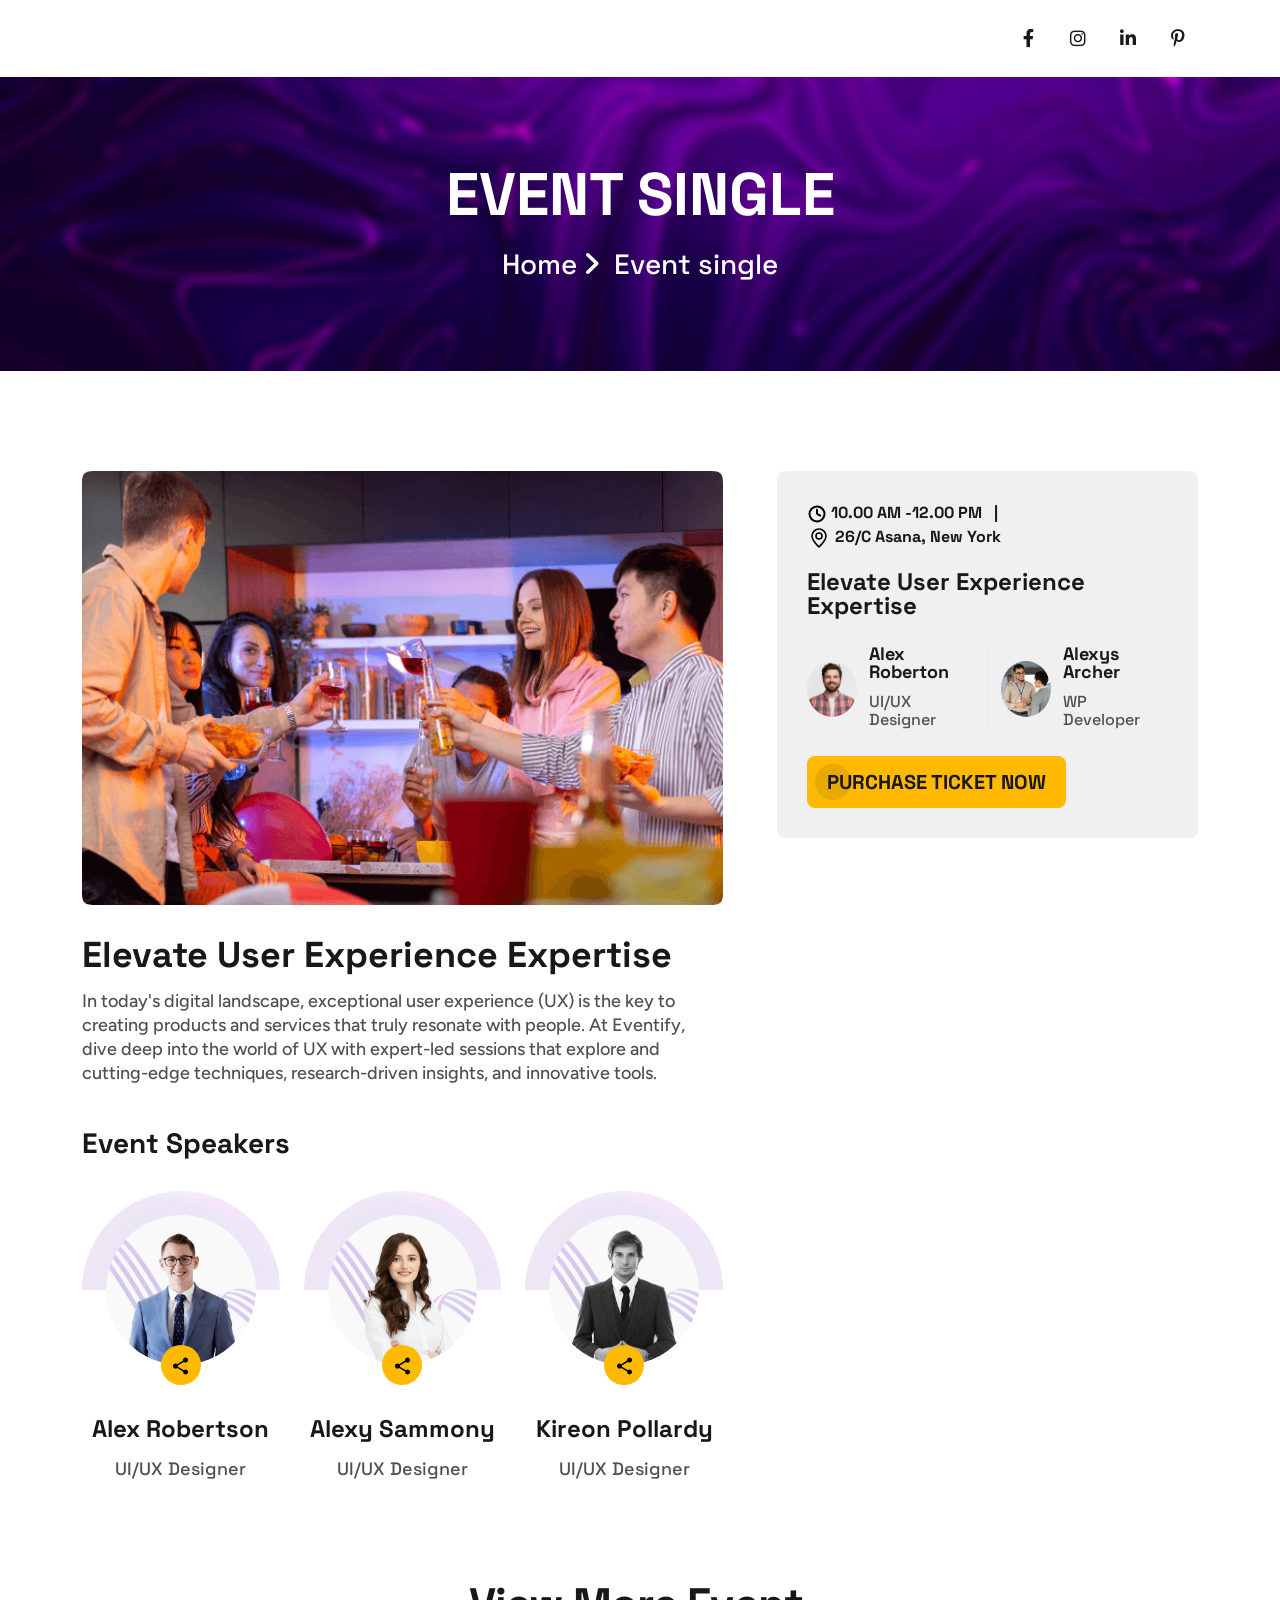
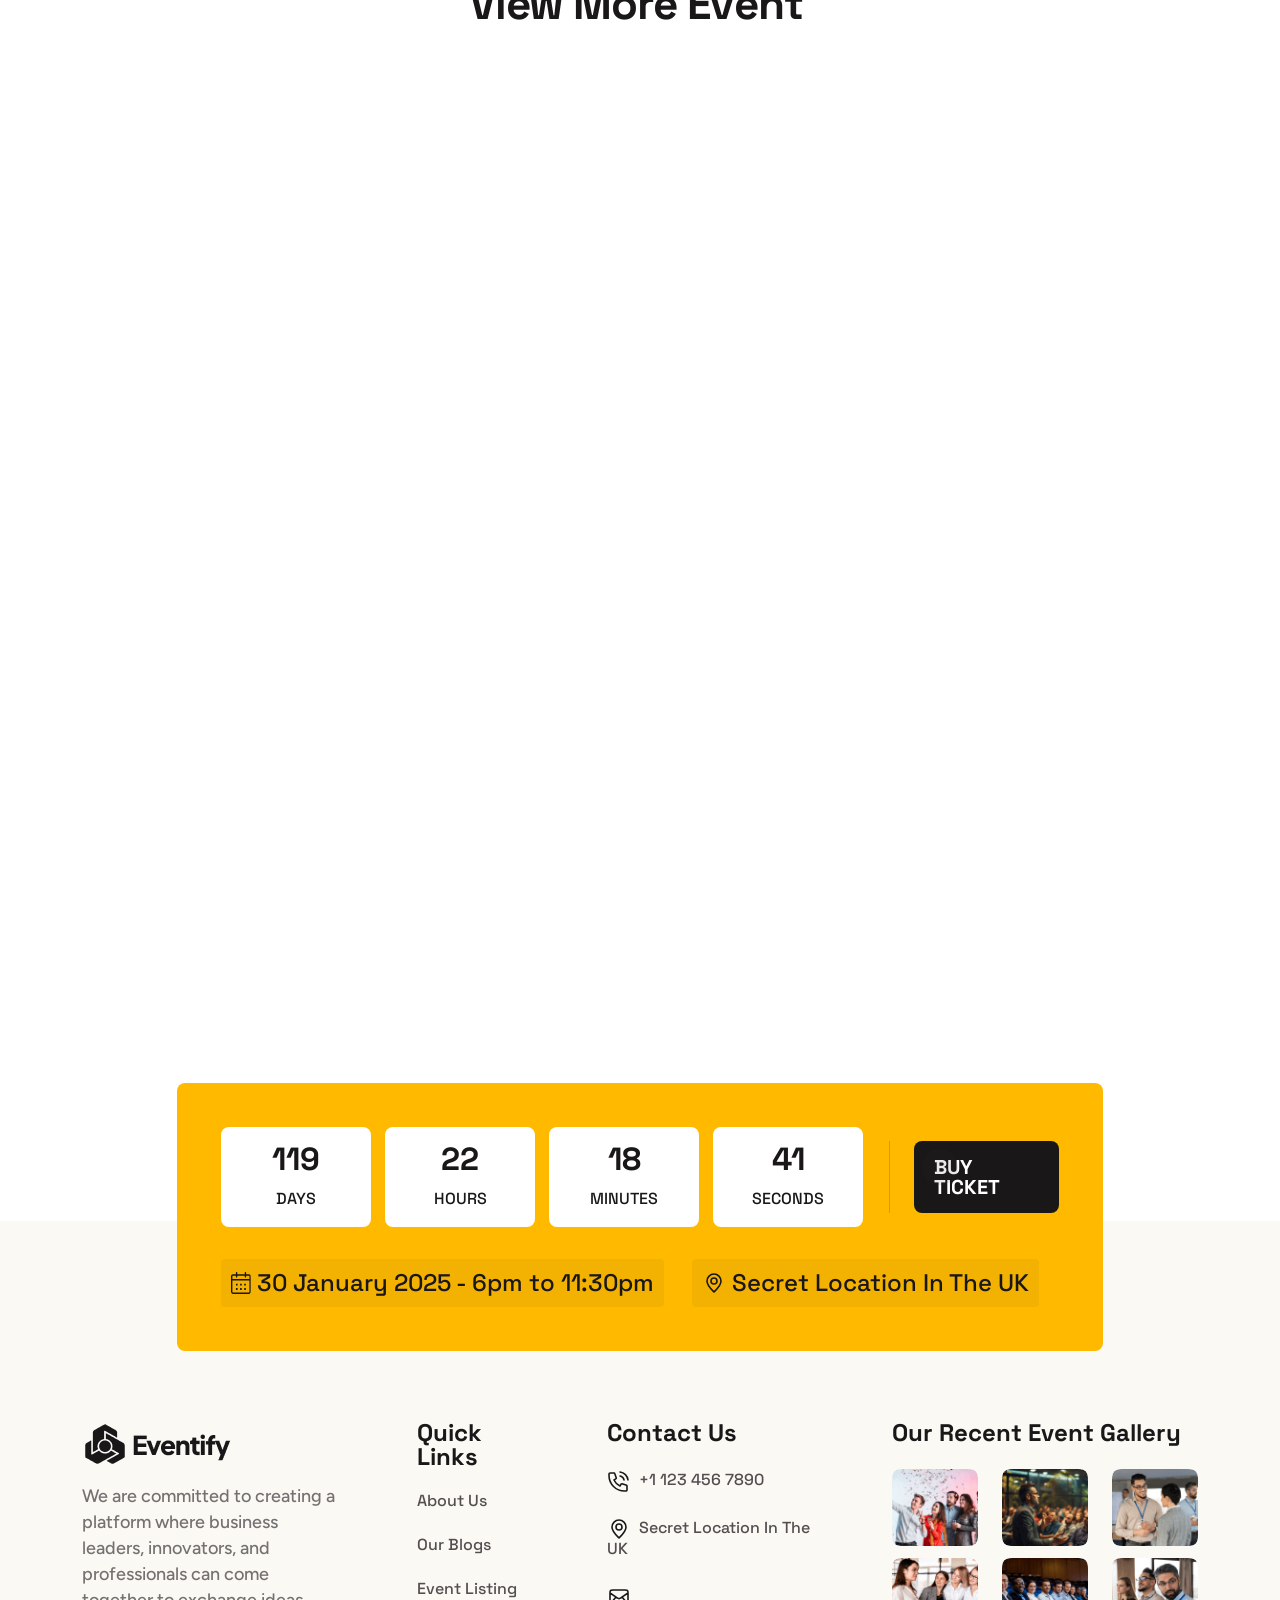
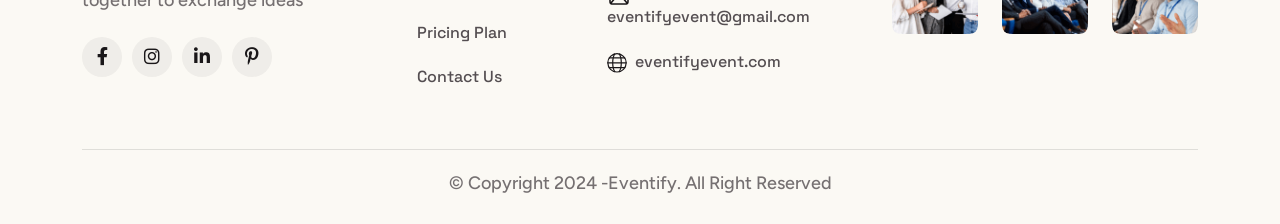
<file: event-single.html>
<!DOCTYPE html>
<html lang="en">
	<head>
		<meta charset="UTF-8" />
		<meta name="viewport" content="width=device-width, initial-scale=1.0" />
		<title>Eventify- Event And Conference Theme</title>

		<!--=====FAB ICON=======-->
		<link rel="shortcut icon" href="assets/img/logo/fav-logo1.png" />

		<!--===== CSS LINK =======-->
		<link rel="stylesheet" href="assets/css/vendor/bootstrap.min.css" />
		<link rel="stylesheet" href="assets/css/vendor/aos.css" />
		<link rel="stylesheet" href="assets/css/vendor/fontawesome.css" />
		<link rel="stylesheet" href="assets/css/vendor/magnific-popup.css" />
		<link rel="stylesheet" href="assets/css/vendor/mobile.css" />
		<link rel="stylesheet" href="assets/css/vendor/owlcarousel.min.css" />
		<link rel="stylesheet" href="assets/css/vendor/sidebar.css" />
		<link rel="stylesheet" href="assets/css/vendor/slick-slider.css" />
		<link rel="stylesheet" href="assets/css/vendor/nice-select.css" />
		<link rel="stylesheet" href="assets/css/vendor/odometer.css" />
		<link rel="stylesheet" href="assets/css/main.css" />

		<!--=====  JS SCRIPT LINK =======-->
		<script src="assets/js/vendor/jquery-3.7.1.min.js"></script>
	</head>
	<body class="homepage1-body">
		<!-- Popup Section -->
		<div id="popup" class="popup-overlay d-none">
			<div class="popup-content">
				<span class="close-btn" id="close-popup">&times;</span>
				<div class="popup-icon">
					<img src="assets/img/logo/popup-logo.png" alt="" />
				</div>
				<div class="space32"></div>
				<div class="heading2">
					<h2>Grow your business with our agency</h2>
					<div class="space8"></div>
					<ul>
						<li><img src="assets/img/icons/check3.svg" alt="" />Elevate User Experience Expertise</li>
						<li><img src="assets/img/icons/check3.svg" alt="" /> Elevate Your UI/UX Skills Designer</li>
						<li><img src="assets/img/icons/check3.svg" alt="" />Join Leading UI/UX Event the Year</li>
					</ul>
				</div>
				<div class="space50"></div>
				<a class="vl-btn2" href="contact.html"
					><span class="demo">Buy Ticket Now</span><span class="arrow"><i class="fa-solid fa-arrow-right"></i></span>
				</a>
				<p class="no-thanks">No thanks</p>
			</div>
		</div>
		<!--===== PRELOADER STARTS =======-->
		<div class="preloader">
			<div class="loading-container">
				<div class="loading"></div>
				<div id="loading-icon"><img src="assets/img/logo/preloader.png" alt="" /></div>
			</div>
		</div>
		<!--===== PRELOADER ENDS =======-->

		<!--===== PAGE PROGRESS START=======-->
		<div class="paginacontainer">
			<div class="progress-wrap">
				<svg class="progress-circle svg-content" width="100%" height="100%" viewBox="-1 -1 102 102">
					<path d="M50,1 a49,49 0 0,1 0,98 a49,49 0 0,1 0,-98" />
				</svg>
			</div>
		</div>
		<!--===== PAGE PROGRESS END=======-->

		<!--=====HEADER START=======-->
		<header>
			<div class="header-area homepage1 header header-sticky d-none d-lg-block" id="header">
				<div class="container">
					<div class="row">
						<div class="col-lg-12">
							<div class="header-elements">
								<div class="site-logo">
									<a href="index.html"><img src="assets/img/logo/logo1.png" alt="" /></a>
								</div>
								<div class="main-menu">
									<ul>
										<li>
											<a href="#">Home <i class="fa-solid fa-angle-down"></i></a>
											<div class="tp-submenu">
												<div class="row">
													<div class="col-lg-12">
														<div class="all-images-menu">
															<div class="homemenu-thumb">
																<div class="img1">
																	<img src="assets/img/all-images/demo/demo-img1.png" alt="" />
																</div>
																<div class="homemenu-btn">
																	<a class="vl-btn1" href="index.html">View Demo </a>
																</div>
																<div class="homemenu-text">
																	<a href="index.html">Eventify-Homepage 01</a>
																</div>
															</div>

															<div class="homemenu-thumb">
																<div class="img1">
																	<img src="assets/img/all-images/demo/demo-img2.png" alt="" />
																</div>
																<div class="homemenu-btn">
																	<a class="vl-btn1" href="index2.html">View Demo </a>
																</div>
																<div class="homemenu-text">
																	<a href="index2.html">Eventify-Homepage 02</a>
																</div>
															</div>

															<div class="homemenu-thumb">
																<div class="img1">
																	<img src="assets/img/all-images/demo/demo-img3.png" alt="" />
																</div>
																<div class="homemenu-btn">
																	<a class="vl-btn1" href="index3.html">View Demo </a>
																</div>
																<div class="homemenu-text">
																	<a href="index3.html">Eventify-Homepage 03</a>
																</div>
															</div>

															<div class="homemenu-thumb">
																<div class="img1">
																	<img src="assets/img/all-images/demo/demo-img4.png" alt="" />
																</div>
																<div class="homemenu-btn">
																	<a class="vl-btn1" href="index4.html">View Demo </a>
																</div>
																<div class="homemenu-text">
																	<a href="index4.html">Eventify-Homepage 04</a>
																</div>
															</div>

															<div class="homemenu-thumb" style="margin: 0">
																<div class="img1">
																	<img src="assets/img/all-images/demo/demo-img5.png" alt="" />
																</div>
																<div class="homemenu-btn">
																	<a class="vl-btn1" href="index5.html">View Demo </a>
																</div>
																<div class="homemenu-text">
																	<a href="index5.html">Eventify-Homepage 05</a>
																</div>
															</div>
														</div>

														<div class="all-images-menu">
															<div class="homemenu-thumb">
																<div class="img1">
																	<img src="assets/img/all-images/demo/demo-img6.png" alt="" />
																</div>
																<div class="homemenu-btn">
																	<a class="vl-btn1" href="index6.html">View Demo </a>
																</div>
																<div class="homemenu-text">
																	<a href="index6.html">Eventify-Homepage 06</a>
																</div>
															</div>

															<div class="homemenu-thumb">
																<div class="img1">
																	<img src="assets/img/all-images/demo/demo-img7.png" alt="" />
																</div>
																<div class="homemenu-btn">
																	<a class="vl-btn1" href="index7.html">View Demo </a>
																</div>
																<div class="homemenu-text">
																	<a href="index7.html">Eventify-Homepage 07</a>
																</div>
															</div>

															<div class="homemenu-thumb">
																<div class="img1">
																	<img src="assets/img/all-images/demo/demo-img8.png" alt="" />
																</div>
																<div class="homemenu-btn">
																	<a class="vl-btn1" href="index8.html">View Demo </a>
																</div>
																<div class="homemenu-text">
																	<a href="index8.html">Eventify-Homepage 08</a>
																</div>
															</div>

															<div class="homemenu-thumb">
																<div class="img1">
																	<img src="assets/img/all-images/demo/demo-img9.png" alt="" />
																</div>
																<div class="homemenu-btn">
																	<a class="vl-btn1" href="index9.html">View Demo </a>
																</div>
																<div class="homemenu-text">
																	<a href="index9.html">Eventify-Homepage 09</a>
																</div>
															</div>

															<div class="homemenu-thumb" style="margin: 0">
																<div class="img1">
																	<img src="assets/img/all-images/demo/demo-img10.png" alt="" />
																</div>
																<div class="homemenu-btn">
																	<a class="vl-btn1" href="index10.html">View Demo </a>
																</div>
																<div class="homemenu-text">
																	<a href="index10.html">Eventify-Homepage 10</a>
																</div>
															</div>
														</div>
													</div>
												</div>
											</div>
										</li>
										<li><a href="about.html">About Event</a></li>
										<li>
											<a href="#">Speakers <i class="fa-solid fa-angle-down"></i></a>
											<ul class="dropdown-padding">
												<li><a href="speakers.html">Speakers</a></li>
												<li><a href="speakers-single.html">Speakers Details</a></li>
											</ul>
										</li>

										<li>
											<a href="#">Schedule <i class="fa-solid fa-angle-down"></i></a>
											<ul class="dropdown-padding">
												<li><a href="event.html">Our Event</a></li>
												<li><a href="event-schedule.html">Event Schedule</a></li>
												<li><a href="event-single.html">Event Details</a></li>
											</ul>
										</li>
										<li>
											<a href="#">Blogs <i class="fa-solid fa-angle-down"></i></a>
											<ul class="dropdown-padding">
												<li><a href="blog.html">Our Blog</a></li>
												<li><a href="blog-single.html">Blog Details</a></li>
											</ul>
										</li>
										<li>
											<a href="#">Pages <i class="fa-solid fa-angle-down"></i></a>
											<ul class="dropdown-padding">
												<li><a href="memories.html">Our Memories</a></li>
												<li><a href="pricing-plan.html">Pricing Plan</a></li>
												<li><a href="faq.html">FAQ,s</a></li>
												<li><a href="contact.html">Contact Us</a></li>
											</ul>
										</li>
									</ul>
								</div>
								<div class="btn-area">
									<div class="search-icon header__search header-search-btn">
										<a href="#"><img src="assets/img/icons/search1.svg" alt="" /></a>
									</div>
									<ul>
										<li>
											<a href="#"><i class="fa-brands fa-facebook-f"></i></a>
										</li>
										<li>
											<a href="#"><i class="fa-brands fa-instagram"></i></a>
										</li>
										<li>
											<a href="#"><i class="fa-brands fa-linkedin-in"></i></a>
										</li>
										<li>
											<a href="#" class="m-0"><i class="fa-brands fa-pinterest-p"></i></a>
										</li>
									</ul>
								</div>

								<div class="header-search-form-wrapper">
									<div class="tx-search-close tx-close"><i class="fa-solid fa-xmark"></i></div>
									<div class="header-search-container">
										<form role="search" class="search-form">
											<input type="search" class="search-field" placeholder="Search …" value="" name="s" />
											<button type="submit" class="search-submit"><img src="assets/img/icons/search1.svg" alt="" /></button>
										</form>
									</div>
								</div>
								<div class="body-overlay"></div>
							</div>
						</div>
					</div>
				</div>
			</div>
		</header>
		<!--=====HEADER END =======-->

		<!--===== MOBILE HEADER STARTS =======-->
		<div class="mobile-header mobile-haeder1 d-block d-lg-none">
			<div class="container-fluid">
				<div class="col-12">
					<div class="mobile-header-elements">
						<div class="mobile-logo">
							<a href="index.html"><img src="assets/img/logo/logo1.png" alt="" /></a>
						</div>
						<div class="mobile-nav-icon dots-menu">
							<i class="fa-solid fa-bars-staggered"></i>
						</div>
					</div>
				</div>
			</div>
		</div>

		<div class="mobile-sidebar mobile-sidebar1">
			<div class="logosicon-area">
				<div class="logos">
					<img src="assets/img/logo/logo2.png" alt="" />
				</div>
				<div class="menu-close">
					<i class="fa-solid fa-xmark"></i>
				</div>
			</div>
			<div class="mobile-nav mobile-nav1">
				<ul class="mobile-nav-list nav-list1">
					<li>
						<a href="#">Home </a>
						<ul class="sub-menu">
							<li><a href="index.html">Home One</a></li>
							<li><a href="index2.html">Home Two</a></li>
							<li><a href="index3.html">Home Three</a></li>
							<li><a href="index4.html">Home Four</a></li>
							<li><a href="index5.html">Home Five</a></li>
							<li><a href="index6.html">Home Six</a></li>
							<li><a href="index7.html">Home Seven</a></li>
							<li><a href="index8.html">Home Eight</a></li>
							<li><a href="index9.html">Home Nine</a></li>
							<li><a href="index10.html">Home Ten</a></li>
						</ul>
					</li>
					<li><a href="about.html">About Event</a></li>
					<li>
						<a href="features.html">Speakers</a>
						<ul class="sub-menu">
							<li><a href="speakers.html">Speakers</a></li>
							<li><a href="speakers-single.html">Speakers Details</a></li>
						</ul>
					</li>
					<li>
						<a href="features.html">Schedule</a>
						<ul class="sub-menu">
							<li><a href="event.html">Our Event</a></li>
							<li><a href="event-schedule.html">Event Schedule</a></li>
							<li><a href="event-single.html">Event Details</a></li>
						</ul>
					</li>
					<li>
						<a href="#">Blogs</a>
						<ul class="sub-menu">
							<li><a href="blog.html">Our Blog</a></li>
							<li><a href="blog-single.html">Blog Details</a></li>
						</ul>
					</li>
					<li>
						<a href="#">Pages</a>
						<ul class="sub-menu">
							<li><a href="memories.html">Our Memories</a></li>
							<li><a href="pricing-plan.html">Pricing Plan</a></li>
							<li><a href="faq.html">FAQ,s</a></li>
							<li><a href="contact.html">Contact Us</a></li>
						</ul>
					</li>
					<li><a href="contact.html">Contact Us</a></li>
				</ul>
				<div class="allmobilesection">
					<a href="contact.html" class="vl-btn1">Contact Now</a>
					<div class="single-footer">
						<h3>Contact Info</h3>
						<div class="footer1-contact-info">
							<div class="contact-info-single">
								<div class="contact-info-icon">
									<span><i class="fa-solid fa-phone-volume"></i></span>
								</div>
								<div class="contact-info-text">
									<a href="tel:+3(924)4596512">+3(924)4596512</a>
								</div>
							</div>
							<div class="contact-info-single">
								<div class="contact-info-icon">
									<span><i class="fa-solid fa-envelope"></i></span>
								</div>
								<div class="contact-info-text">
									<a href="mailto:info@example.com">info@example.com</a>
								</div>
							</div>
							<div class="single-footer">
								<h3>Our Location</h3>
								<div class="contact-info-single">
									<div class="contact-info-icon">
										<span><i class="fa-solid fa-location-dot"></i></span>
									</div>
									<div class="contact-info-text">
										<a href="mailto:info@example.com"
											>55 East Birchwood Ave.Brooklyn, <br />
											New York 11201,United States</a
										>
									</div>
								</div>
							</div>
							<div class="single-footer">
								<h3>Social Links</h3>
								<div class="social-links-mobile-menu">
									<ul>
										<li>
											<a href="#"><i class="fa-brands fa-facebook-f"></i></a>
										</li>
										<li>
											<a href="#"><i class="fa-brands fa-instagram"></i></a>
										</li>
										<li>
											<a href="#"><i class="fa-brands fa-linkedin-in"></i></a>
										</li>
										<li>
											<a href="#"><i class="fa-brands fa-youtube"></i></a>
										</li>
									</ul>
								</div>
							</div>
						</div>
					</div>
				</div>
			</div>
		</div>
		<!--===== MOBILE HEADER STARTS =======-->

		<!--===== HERO AREA STARTS =======-->
		<div class="inner-page-header" style="background-image: url(assets/img/bg/header-bg9.png)">
			<div class="container">
				<div class="row">
					<div class="col-lg-6 m-auto">
						<div class="heading1 text-center">
							<h1>Event single</h1>
							<div class="space20"></div>
							<a href="index.html">Home <i class="fa-solid fa-angle-right"></i> <span>Event single</span></a>
						</div>
					</div>
				</div>
			</div>
		</div>
		<!--===== HERO AREA ENDS =======-->

		<!--===== EVENT AREA STARTS =======-->
		<div class="event-sidepage-section-area sp8">
			<div class="container">
				<div class="row">
					<div class="col-lg-7">
						<div class="event-side-images">
							<div class="img1">
								<img src="assets/img/all-images/event/event-img8.png" alt="" />
							</div>
							<div class="space32"></div>
							<h3>Elevate User Experience Expertise</h3>
							<div class="space16"></div>
							<p>In today's digital landscape, exceptional user experience (UX) is the key to creating products and services that truly resonate with people. At Eventify, dive deep into the world of UX with expert-led sessions that explore and cutting-edge techniques, research-driven insights, and innovative tools.</p>
							<div class="space40"></div>
							<h4>Event Speakers</h4>
							<div class="row">
								<div class="col-lg-4 col-md-6">
									<div class="our-team-boxarea">
										<div class="team-widget-area">
											<img src="assets/img/elements/elements25.png" alt="" class="elements21" />
											<img src="assets/img/elements/elements26.png" alt="" class="elements22" />
											<div class="img1">
												<img src="assets/img/all-images/team/team-img12.png" alt="" class="team-img4" />
												<div class="share">
													<a href="#"><img src="assets/img/icons/share1.svg" alt="" /></a>
												</div>
												<ul>
													<li>
														<a href="#" class="icon1"><i class="fa-brands fa-facebook-f"></i></a>
													</li>
													<li>
														<a href="#" class="icon2"><i class="fa-brands fa-linkedin-in"></i></a>
													</li>
													<li>
														<a href="#" class="icon3"><i class="fa-brands fa-instagram"></i></a>
													</li>
													<li>
														<a href="#" class="icon4"><i class="fa-brands fa-pinterest-p"></i></a>
													</li>
												</ul>
											</div>
										</div>
										<div class="space28"></div>
										<div class="content-area">
											<a href="speakers-single.html">Alex Robertson</a>
											<div class="space16"></div>
											<p>UI/UX Designer</p>
										</div>
									</div>
								</div>

								<div class="col-lg-4 col-md-6">
									<div class="our-team-boxarea">
										<div class="team-widget-area">
											<img src="assets/img/elements/elements25.png" alt="" class="elements21" />
											<img src="assets/img/elements/elements26.png" alt="" class="elements22" />
											<div class="img1">
												<img src="assets/img/all-images/team/team-img13.png" alt="" class="team-img4" />
												<div class="share">
													<a href="#"><img src="assets/img/icons/share1.svg" alt="" /></a>
												</div>
												<ul>
													<li>
														<a href="#" class="icon1"><i class="fa-brands fa-facebook-f"></i></a>
													</li>
													<li>
														<a href="#" class="icon2"><i class="fa-brands fa-linkedin-in"></i></a>
													</li>
													<li>
														<a href="#" class="icon3"><i class="fa-brands fa-instagram"></i></a>
													</li>
													<li>
														<a href="#" class="icon4"><i class="fa-brands fa-pinterest-p"></i></a>
													</li>
												</ul>
											</div>
										</div>
										<div class="space28"></div>
										<div class="content-area">
											<a href="speakers-single.html">Alexy Sammony</a>
											<div class="space16"></div>
											<p>UI/UX Designer</p>
										</div>
									</div>
								</div>
								<div class="col-lg-4 col-md-6">
									<div class="our-team-boxarea">
										<div class="team-widget-area">
											<img src="assets/img/elements/elements25.png" alt="" class="elements21" />
											<img src="assets/img/elements/elements26.png" alt="" class="elements22" />
											<div class="img1">
												<img src="assets/img/all-images/team/team-img14.png" alt="" class="team-img4" />
												<div class="share">
													<a href="#"><img src="assets/img/icons/share1.svg" alt="" /></a>
												</div>
												<ul>
													<li>
														<a href="#" class="icon1"><i class="fa-brands fa-facebook-f"></i></a>
													</li>
													<li>
														<a href="#" class="icon2"><i class="fa-brands fa-linkedin-in"></i></a>
													</li>
													<li>
														<a href="#" class="icon3"><i class="fa-brands fa-instagram"></i></a>
													</li>
													<li>
														<a href="#" class="icon4"><i class="fa-brands fa-pinterest-p"></i></a>
													</li>
												</ul>
											</div>
										</div>
										<div class="space28"></div>
										<div class="content-area">
											<a href="speakers-single.html">Kireon Pollardy</a>
											<div class="space16"></div>
											<p>UI/UX Designer</p>
										</div>
									</div>
								</div>
							</div>
						</div>
					</div>
					<div class="col-lg-5">
						<div class="shedule-listarea">
							<div class="content-area">
								<ul>
									<li>
										<a href="#"><img src="assets/img/icons/clock1.svg" alt="" />10.00 AM -12.00 PM <span> | </span></a>
									</li>
									<li>
										<a href="#"><img src="assets/img/icons/location1.svg" alt="" />26/C Asana, New York </a>
									</li>
								</ul>
								<div class="space20"></div>
								<a href="event-single.html" class="head">Elevate User Experience Expertise</a>
								<div class="space24"></div>
								<div class="author-area">
									<div class="autho-name-area">
										<div class="img1">
											<img src="assets/img/all-images/testimonials/testimonial-img1.png" alt="" />
										</div>
										<div class="text">
											<a href="speakers-single.html">Alex Roberton</a>
											<div class="space8"></div>
											<p>UI/UX Designer</p>
										</div>
									</div>

									<div class="autho-name-area" style="padding: 0 0 0 12px; border: none">
										<div class="img1">
											<img src="assets/img/all-images/testimonials/testimonial-img2.png" alt="" />
										</div>
										<div class="text">
											<a href="speakers-single.html">Alexys Archer</a>
											<div class="space8"></div>
											<p>WP Developer</p>
										</div>
									</div>
								</div>
								<div class="space24"></div>
								<div class="btn-area1">
									<a href="pricing-plan.html" class="vl-btn1"><span class="demo">purchase ticket Now</span></a>
								</div>
							</div>
							<div class="space30"></div>
							<div class="mapouter">
								<div class="gmap_canvas">
									<iframe src="https://www.google.com/maps/embed?pb=!1m14!1m12!1m3!1d4506257.120552435!2d88.67021924228865!3d21.954385721237916!2m3!1f0!2f0!3f0!3m2!1i1024!2i768!4f13.1!5e0!3m2!1sen!2sbd!4v1704088968016!5m2!1sen!2sbd" width="600" height="450" style="border: 0" allowfullscreen="" loading="lazy" referrerpolicy="no-referrer-when-downgrade"></iframe>
								</div>
							</div>
						</div>
					</div>
				</div>
			</div>
		</div>
		<div class="event-single-section-area sp1">
			<div class="container">
				<div class="row">
					<div class="col-lg-6 m-auto">
						<div class="event2-header heading2 text-center">
							<h2 class="text-anime-style-3">View More Event</h2>
						</div>
					</div>
					<div class="space32"></div>
				</div>
				<div class="row">
					<div class="col-lg-12" data-aos="fade-up" data-aos-duration="1000">
						<div class="tabs-button space-margin60">
							<ul class="nav nav-pills" id="pills-tab" role="tablist">
								<li class="nav-item" role="presentation">
									<button class="nav-link active" id="pills-home-tab" data-bs-toggle="pill" data-bs-target="#pills-home" type="button" role="tab" aria-controls="pills-home" aria-selected="true">
										<span class="calender"><img src="assets/img/icons/calender2.svg" alt="" /></span>
										<span class="pl-8">
											<span class="day">Day One</span>
											<span class="date">May 25, 2024</span>
										</span>
									</button>
								</li>
								<li class="nav-item" role="presentation">
									<button class="nav-link" id="pills-profile-tab" data-bs-toggle="pill" data-bs-target="#pills-profile" type="button" role="tab" aria-controls="pills-profile" aria-selected="false">
										<span class="calender"><img src="assets/img/icons/calender2.svg" alt="" /></span>
										<span class="pl-8">
											<span class="day">Day Two</span>
											<span class="date">May 25, 2024</span>
										</span>
									</button>
								</li>
								<li class="nav-item" role="presentation">
									<button class="nav-link m-0" id="pills-contact-tab" data-bs-toggle="pill" data-bs-target="#pills-contact" type="button" role="tab" aria-controls="pills-contact" aria-selected="false">
										<span class="calender"><img src="assets/img/icons/calender2.svg" alt="" /> </span>
										<span class="pl-8">
											<span class="day">Day Three</span>
											<span class="date">May 25, 2024</span>
										</span>
									</button>
								</li>
							</ul>
						</div>
						<div class="tab-content" id="pills-tabContent">
							<div class="tab-pane fade show active" id="pills-home" role="tabpanel" aria-labelledby="pills-home-tab" tabindex="0">
								<div class="event-widget-area">
									<div class="row">
										<div class="col-lg-1"></div>
										<div class="col-lg-10 m-auto">
											<div class="event2-boxarea box1">
												<h1 class="active">01</h1>
												<div class="row align-items-center">
													<div class="col-lg-5">
														<div class="img1">
															<img src="assets/img/all-images/event/event-img4.png" alt="" />
														</div>
													</div>
													<div class="col-lg-1"></div>
													<div class="col-lg-6">
														<div class="content-area">
															<ul>
																<li>
																	<a href="#"><img src="assets/img/icons/clock1.svg" alt="" />10.00 AM -12.00 PM <span> | </span></a>
																</li>
																<li>
																	<a href="#"><img src="assets/img/icons/location1.svg" alt="" />26/C Asana, New York </a>
																</li>
															</ul>
															<div class="space20"></div>
															<a href="event-single.html" class="head">Elevate User Experience Expertise</a>
															<div class="space24"></div>
															<div class="author-area">
																<div class="autho-name-area">
																	<div class="img1">
																		<img src="assets/img/all-images/testimonials/testimonial-img1.png" alt="" />
																	</div>
																	<div class="text">
																		<a href="speakers-single.html">Alex Roberton</a>
																		<div class="space8"></div>
																		<p>UI/UX Designer</p>
																	</div>
																</div>

																<div class="autho-name-area" style="padding: 0 0 0 12px; border: none">
																	<div class="img1">
																		<img src="assets/img/all-images/testimonials/testimonial-img2.png" alt="" />
																	</div>
																	<div class="text">
																		<a href="speakers-single.html">Alexys Archer</a>
																		<div class="space8"></div>
																		<p>WP Developer</p>
																	</div>
																</div>
															</div>
															<div class="space24"></div>
															<div class="btn-area1">
																<a href="pricing-plan.html" class="vl-btn1"><span class="demo">purchase ticket Now</span></a>
															</div>
														</div>
													</div>
												</div>
											</div>
										</div>
									</div>
									<div class="space48"></div>
									<div class="row">
										<div class="col-lg-1"></div>
										<div class="col-lg-10 m-auto">
											<div class="event2-boxarea box1">
												<h1 class="active">02</h1>
												<div class="row align-items-center">
													<div class="col-lg-6">
														<div class="content-area">
															<ul>
																<li>
																	<a href="#"><img src="assets/img/icons/clock1.svg" alt="" />10.00 AM -12.00 PM <span> | </span></a>
																</li>
																<li>
																	<a href="#"><img src="assets/img/icons/location1.svg" alt="" />26/C Asana, New York </a>
																</li>
															</ul>
															<div class="space20"></div>
															<a href="event-single.html" class="head">Elevate User Experience Expertise</a>
															<div class="space24"></div>
															<div class="author-area">
																<div class="autho-name-area">
																	<div class="img1">
																		<img src="assets/img/all-images/testimonials/testimonial-img1.png" alt="" />
																	</div>
																	<div class="text">
																		<a href="speakers-single.html">Alex Roberton</a>
																		<div class="space8"></div>
																		<p>UI/UX Designer</p>
																	</div>
																</div>

																<div class="autho-name-area" style="padding: 0 0 0 12px; border: none">
																	<div class="img1">
																		<img src="assets/img/all-images/testimonials/testimonial-img2.png" alt="" />
																	</div>
																	<div class="text">
																		<a href="speakers-single.html">Alexys Archer</a>
																		<div class="space8"></div>
																		<p>WP Developer</p>
																	</div>
																</div>
															</div>
															<div class="space24"></div>
															<div class="btn-area1">
																<a href="pricing-plan.html" class="vl-btn1"><span class="demo">purchase ticket Now</span></a>
															</div>
														</div>
														<div class="space30 d-lg-none d-block"></div>
													</div>

													<div class="col-lg-5">
														<div class="img1">
															<img src="assets/img/all-images/event/event-img5.png" alt="" />
														</div>
													</div>
												</div>
											</div>
										</div>
									</div>
									<div class="space30"></div>
									<div class="row">
										<div class="col-lg-1"></div>
										<div class="col-lg-10 m-auto">
											<div class="event2-boxarea box1">
												<h1 class="active">03</h1>
												<div class="row align-items-center">
													<div class="col-lg-5">
														<div class="img1">
															<img src="assets/img/all-images/event/event-img6.png" alt="" />
														</div>
													</div>
													<div class="col-lg-1"></div>
													<div class="col-lg-6">
														<div class="content-area">
															<ul>
																<li>
																	<a href="#"><img src="assets/img/icons/clock1.svg" alt="" />10.00 AM -12.00 PM <span> | </span></a>
																</li>
																<li>
																	<a href="#"><img src="assets/img/icons/location1.svg" alt="" />26/C Asana, New York </a>
																</li>
															</ul>
															<div class="space20"></div>
															<a href="event-single.html" class="head">Elevate User Experience Expertise</a>
															<div class="space24"></div>
															<div class="author-area">
																<div class="autho-name-area">
																	<div class="img1">
																		<img src="assets/img/all-images/testimonials/testimonial-img1.png" alt="" />
																	</div>
																	<div class="text">
																		<a href="speakers-single.html">Alex Roberton</a>
																		<div class="space8"></div>
																		<p>UI/UX Designer</p>
																	</div>
																</div>

																<div class="autho-name-area" style="padding: 0 0 0 12px; border: none">
																	<div class="img1">
																		<img src="assets/img/all-images/testimonials/testimonial-img2.png" alt="" />
																	</div>
																	<div class="text">
																		<a href="speakers-single.html">Alexys Archer</a>
																		<div class="space8"></div>
																		<p>WP Developer</p>
																	</div>
																</div>
															</div>
															<div class="space24"></div>
															<div class="btn-area1">
																<a href="pricing-plan.html" class="vl-btn1"><span class="demo">purchase ticket Now</span></a>
															</div>
														</div>
													</div>
												</div>
											</div>
										</div>
									</div>
								</div>
							</div>
							<div class="tab-pane fade" id="pills-profile" role="tabpanel" aria-labelledby="pills-profile-tab" tabindex="0">
								<div class="event-widget-area">
									<div class="row">
										<div class="col-lg-1"></div>
										<div class="col-lg-10 m-auto">
											<div class="event2-boxarea box1">
												<h1 class="active">01</h1>
												<div class="row align-items-center">
													<div class="col-lg-5">
														<div class="img1">
															<img src="assets/img/all-images/event/event-img4.png" alt="" />
														</div>
													</div>
													<div class="col-lg-1"></div>
													<div class="col-lg-6">
														<div class="content-area">
															<ul>
																<li>
																	<a href="#"><img src="assets/img/icons/clock1.svg" alt="" />10.00 AM -12.00 PM <span> | </span></a>
																</li>
																<li>
																	<a href="#"><img src="assets/img/icons/location1.svg" alt="" />26/C Asana, New York </a>
																</li>
															</ul>
															<div class="space20"></div>
															<a href="event-single.html" class="head">Elevate User Experience Expertise</a>
															<div class="space24"></div>
															<div class="author-area">
																<div class="autho-name-area">
																	<div class="img1">
																		<img src="assets/img/all-images/testimonials/testimonial-img1.png" alt="" />
																	</div>
																	<div class="text">
																		<a href="speakers-single.html">Alex Roberton</a>
																		<div class="space8"></div>
																		<p>UI/UX Designer</p>
																	</div>
																</div>

																<div class="autho-name-area" style="padding: 0 0 0 12px; border: none">
																	<div class="img1">
																		<img src="assets/img/all-images/testimonials/testimonial-img2.png" alt="" />
																	</div>
																	<div class="text">
																		<a href="speakers-single.html">Alexys Archer</a>
																		<div class="space8"></div>
																		<p>WP Developer</p>
																	</div>
																</div>
															</div>
															<div class="space24"></div>
															<div class="btn-area1">
																<a href="pricing-plan.html" class="vl-btn1"><span class="demo">purchase ticket Now</span></a>
															</div>
														</div>
													</div>
												</div>
											</div>
										</div>
									</div>
									<div class="space48"></div>
									<div class="row">
										<div class="col-lg-1"></div>
										<div class="col-lg-10 m-auto">
											<div class="event2-boxarea box1">
												<h1 class="active">02</h1>
												<div class="row align-items-center">
													<div class="col-lg-6">
														<div class="content-area">
															<ul>
																<li>
																	<a href="#"><img src="assets/img/icons/clock1.svg" alt="" />10.00 AM -12.00 PM <span> | </span></a>
																</li>
																<li>
																	<a href="#"><img src="assets/img/icons/location1.svg" alt="" />26/C Asana, New York </a>
																</li>
															</ul>
															<div class="space20"></div>
															<a href="event-single.html" class="head">Elevate User Experience Expertise</a>
															<div class="space24"></div>
															<div class="author-area">
																<div class="autho-name-area">
																	<div class="img1">
																		<img src="assets/img/all-images/testimonials/testimonial-img1.png" alt="" />
																	</div>
																	<div class="text">
																		<a href="speakers-single.html">Alex Roberton</a>
																		<div class="space8"></div>
																		<p>UI/UX Designer</p>
																	</div>
																</div>

																<div class="autho-name-area" style="padding: 0 0 0 12px; border: none">
																	<div class="img1">
																		<img src="assets/img/all-images/testimonials/testimonial-img2.png" alt="" />
																	</div>
																	<div class="text">
																		<a href="speakers-single.html">Alexys Archer</a>
																		<div class="space8"></div>
																		<p>WP Developer</p>
																	</div>
																</div>
															</div>
															<div class="space24"></div>
															<div class="btn-area1">
																<a href="pricing-plan.html" class="vl-btn1"><span class="demo">purchase ticket Now</span></a>
															</div>
														</div>
														<div class="space30 d-lg-none d-block"></div>
													</div>

													<div class="col-lg-5">
														<div class="img1">
															<img src="assets/img/all-images/event/event-img5.png" alt="" />
														</div>
													</div>
												</div>
											</div>
										</div>
									</div>
									<div class="space30"></div>
									<div class="row">
										<div class="col-lg-1"></div>
										<div class="col-lg-10 m-auto">
											<div class="event2-boxarea box1">
												<h1 class="active">03</h1>
												<div class="row align-items-center">
													<div class="col-lg-5">
														<div class="img1">
															<img src="assets/img/all-images/event/event-img6.png" alt="" />
														</div>
													</div>
													<div class="col-lg-1"></div>
													<div class="col-lg-6">
														<div class="content-area">
															<ul>
																<li>
																	<a href="#"><img src="assets/img/icons/clock1.svg" alt="" />10.00 AM -12.00 PM <span> | </span></a>
																</li>
																<li>
																	<a href="#"><img src="assets/img/icons/location1.svg" alt="" />26/C Asana, New York </a>
																</li>
															</ul>
															<div class="space20"></div>
															<a href="event-single.html" class="head">Elevate User Experience Expertise</a>
															<div class="space24"></div>
															<div class="author-area">
																<div class="autho-name-area">
																	<div class="img1">
																		<img src="assets/img/all-images/testimonials/testimonial-img1.png" alt="" />
																	</div>
																	<div class="text">
																		<a href="speakers-single.html">Alex Roberton</a>
																		<div class="space8"></div>
																		<p>UI/UX Designer</p>
																	</div>
																</div>

																<div class="autho-name-area" style="padding: 0 0 0 12px; border: none">
																	<div class="img1">
																		<img src="assets/img/all-images/testimonials/testimonial-img2.png" alt="" />
																	</div>
																	<div class="text">
																		<a href="speakers-single.html">Alexys Archer</a>
																		<div class="space8"></div>
																		<p>WP Developer</p>
																	</div>
																</div>
															</div>
															<div class="space24"></div>
															<div class="btn-area1">
																<a href="pricing-plan.html" class="vl-btn1"><span class="demo">purchase ticket Now</span></a>
															</div>
														</div>
													</div>
												</div>
											</div>
										</div>
									</div>
								</div>
							</div>
							<div class="tab-pane fade" id="pills-contact" role="tabpanel" aria-labelledby="pills-contact-tab" tabindex="0">
								<div class="event-widget-area">
									<div class="row">
										<div class="col-lg-1"></div>
										<div class="col-lg-10 m-auto">
											<div class="event2-boxarea box1">
												<h1 class="active">01</h1>
												<div class="row align-items-center">
													<div class="col-lg-5">
														<div class="img1">
															<img src="assets/img/all-images/event/event-img4.png" alt="" />
														</div>
													</div>
													<div class="col-lg-1"></div>
													<div class="col-lg-6">
														<div class="content-area">
															<ul>
																<li>
																	<a href="#"><img src="assets/img/icons/clock1.svg" alt="" />10.00 AM -12.00 PM <span> | </span></a>
																</li>
																<li>
																	<a href="#"><img src="assets/img/icons/location1.svg" alt="" />26/C Asana, New York </a>
																</li>
															</ul>
															<div class="space20"></div>
															<a href="event-single.html" class="head">Elevate User Experience Expertise</a>
															<div class="space24"></div>
															<div class="author-area">
																<div class="autho-name-area">
																	<div class="img1">
																		<img src="assets/img/all-images/testimonials/testimonial-img1.png" alt="" />
																	</div>
																	<div class="text">
																		<a href="speakers-single.html">Alex Roberton</a>
																		<div class="space8"></div>
																		<p>UI/UX Designer</p>
																	</div>
																</div>

																<div class="autho-name-area" style="padding: 0 0 0 12px; border: none">
																	<div class="img1">
																		<img src="assets/img/all-images/testimonials/testimonial-img2.png" alt="" />
																	</div>
																	<div class="text">
																		<a href="speakers-single.html">Alexys Archer</a>
																		<div class="space8"></div>
																		<p>WP Developer</p>
																	</div>
																</div>
															</div>
															<div class="space24"></div>
															<div class="btn-area1">
																<a href="pricing-plan.html" class="vl-btn1"><span class="demo">purchase ticket Now</span></a>
															</div>
														</div>
													</div>
												</div>
											</div>
										</div>
									</div>
									<div class="space48"></div>
									<div class="row">
										<div class="col-lg-1"></div>
										<div class="col-lg-10 m-auto">
											<div class="event2-boxarea box1">
												<h1 class="active">02</h1>
												<div class="row align-items-center">
													<div class="col-lg-6">
														<div class="content-area">
															<ul>
																<li>
																	<a href="#"><img src="assets/img/icons/clock1.svg" alt="" />10.00 AM -12.00 PM <span> | </span></a>
																</li>
																<li>
																	<a href="#"><img src="assets/img/icons/location1.svg" alt="" />26/C Asana, New York </a>
																</li>
															</ul>
															<div class="space20"></div>
															<a href="event-single.html" class="head">Elevate User Experience Expertise</a>
															<div class="space24"></div>
															<div class="author-area">
																<div class="autho-name-area">
																	<div class="img1">
																		<img src="assets/img/all-images/testimonials/testimonial-img1.png" alt="" />
																	</div>
																	<div class="text">
																		<a href="speakers-single.html">Alex Roberton</a>
																		<div class="space8"></div>
																		<p>UI/UX Designer</p>
																	</div>
																</div>

																<div class="autho-name-area" style="padding: 0 0 0 12px; border: none">
																	<div class="img1">
																		<img src="assets/img/all-images/testimonials/testimonial-img2.png" alt="" />
																	</div>
																	<div class="text">
																		<a href="speakers-single.html">Alexys Archer</a>
																		<div class="space8"></div>
																		<p>WP Developer</p>
																	</div>
																</div>
															</div>
															<div class="space24"></div>
															<div class="btn-area1">
																<a href="pricing-plan.html" class="vl-btn1"><span class="demo">purchase ticket Now</span></a>
															</div>
														</div>
														<div class="space30 d-lg-none d-block"></div>
													</div>

													<div class="col-lg-5">
														<div class="img1">
															<img src="assets/img/all-images/event/event-img5.png" alt="" />
														</div>
													</div>
												</div>
											</div>
										</div>
									</div>
									<div class="space30"></div>
									<div class="row">
										<div class="col-lg-1"></div>
										<div class="col-lg-10 m-auto">
											<div class="event2-boxarea box1">
												<h1 class="active">03</h1>
												<div class="row align-items-center">
													<div class="col-lg-5">
														<div class="img1">
															<img src="assets/img/all-images/event/event-img6.png" alt="" />
														</div>
													</div>
													<div class="col-lg-1"></div>
													<div class="col-lg-6">
														<div class="content-area">
															<ul>
																<li>
																	<a href="#"><img src="assets/img/icons/clock1.svg" alt="" />10.00 AM -12.00 PM <span> | </span></a>
																</li>
																<li>
																	<a href="#"><img src="assets/img/icons/location1.svg" alt="" />26/C Asana, New York </a>
																</li>
															</ul>
															<div class="space20"></div>
															<a href="event-single.html" class="head">Elevate User Experience Expertise</a>
															<div class="space24"></div>
															<div class="author-area">
																<div class="autho-name-area">
																	<div class="img1">
																		<img src="assets/img/all-images/testimonials/testimonial-img1.png" alt="" />
																	</div>
																	<div class="text">
																		<a href="speakers-single.html">Alex Roberton</a>
																		<div class="space8"></div>
																		<p>UI/UX Designer</p>
																	</div>
																</div>

																<div class="autho-name-area" style="padding: 0 0 0 12px; border: none">
																	<div class="img1">
																		<img src="assets/img/all-images/testimonials/testimonial-img2.png" alt="" />
																	</div>
																	<div class="text">
																		<a href="speakers-single.html">Alexys Archer</a>
																		<div class="space8"></div>
																		<p>WP Developer</p>
																	</div>
																</div>
															</div>
															<div class="space24"></div>
															<div class="btn-area1">
																<a href="pricing-plan.html" class="vl-btn1"><span class="demo">purchase ticket Now</span></a>
															</div>
														</div>
													</div>
												</div>
											</div>
										</div>
									</div>
								</div>
							</div>
						</div>
					</div>
				</div>
			</div>
		</div>
		<!--===== EVENT AREA ENDS =======-->

		<!--===== CTA AREA STARTS =======-->
		<div class="cta1-section-area d-lg-block d-block">
			<div class="container">
				<div class="row">
					<div class="col-lg-10 m-auto">
						<div class="cta1-main-boxarea">
							<div class="timer-btn-area">
								<div class="timer">
									<div class="time-box">
										<span id="days1" class="time-value">119</span>
										<br />
									</div>
									<div class="space14"></div>
									<div class="time-box">
										<span id="hours1" class="time-value">22</span>
										<br />
									</div>
									<div class="space14"></div>
									<div class="time-box">
										<span id="minutes1" class="time-value">18</span>
										<br />
									</div>
									<div class="space14"></div>
									<div class="time-box" style="margin: 0 26px 0 0">
										<span id="seconds1" class="time-value">44</span>
										<br />
									</div>
								</div>
								<div class="btn-area1">
									<a href="pricing-plan.html" class="vl-btn1">Buy Ticket</a>
								</div>
							</div>
							<ul>
								<li>
									<a href="#"><img src="assets/img/icons/calender1.svg" alt="" />30 January 2025 - 6pm to 11:30pm</a>
								</li>
								<li class="m-0">
									<a href="#"><img src="assets/img/icons/location1.svg" alt="" />Secret Location In The UK</a>
								</li>
							</ul>
						</div>
					</div>
				</div>
			</div>
		</div>
		<!--===== CTA AREA ENDS =======-->

		<!--===== CTA AREA STARTS =======-->
		<div class="cta1-section-area d-lg-none d-block">
			<div class="container">
				<div class="row">
					<div class="col-lg-10 m-auto">
						<div class="cta1-main-boxarea">
							<div class="timer-btn-area">
								<div class="timer">
									<div class="time-box">
										<span id="days" class="time-value">119</span>
										<br />
									</div>
									<div class="space14"></div>
									<div class="time-box">
										<span id="hours" class="time-value">22</span>
										<br />
									</div>
									<div class="space14"></div>
									<div class="time-box">
										<span id="minutes" class="time-value">18</span>
										<br />
									</div>
									<div class="space14"></div>
									<div class="time-box" style="margin: 0 26px 0 0">
										<span id="seconds" class="time-value">44</span>
										<br />
									</div>
								</div>
								<div class="btn-area1">
									<a href="pricing-plan.html" class="vl-btn1">Buy Ticket</a>
								</div>
							</div>
							<ul>
								<li>
									<a href="#"><img src="assets/img/icons/calender1.svg" alt="" />30 January 2025 - 6pm to 11:30pm</a>
								</li>
								<li class="m-0">
									<a href="#"><img src="assets/img/icons/location1.svg" alt="" />Secret Location In The UK</a>
								</li>
							</ul>
						</div>
					</div>
				</div>
			</div>
		</div>
		<!--===== CTA AREA ENDS =======-->

		<!--===== FOOTER AREA STARTS =======-->
		<div class="footer1-sertion-area">
			<div class="container">
				<div class="row">
					<div class="col-lg-3 col-md-6">
						<div class="footer-logo-area">
							<img src="assets/img/logo/logo2.png" alt="" />
							<div class="space16"></div>
							<p>We are committed to creating a platform where business leaders, innovators, and professionals can come together to exchange ideas</p>
							<div class="space24"></div>
							<ul>
								<li>
									<a href="#"><i class="fa-brands fa-facebook-f"></i></a>
								</li>
								<li>
									<a href="#"><i class="fa-brands fa-instagram"></i></a>
								</li>
								<li>
									<a href="#"><i class="fa-brands fa-linkedin-in"></i></a>
								</li>
								<li>
									<a href="#" class="m-0"><i class="fa-brands fa-pinterest-p"></i></a>
								</li>
							</ul>
						</div>
					</div>
					<div class="col-lg-2 col-md-6">
						<div class="link-content">
							<h3>Quick Links</h3>
							<ul>
								<li><a href="about.html">About Us</a></li>
								<li><a href="blog.html">Our Blogs</a></li>
								<li><a href="event.html">Event Listing</a></li>
								<li><a href="pricing-plan.html">Pricing Plan</a></li>
								<li><a href="contact.html">Contact Us</a></li>
							</ul>
						</div>
					</div>

					<div class="col-lg-3 col-md-6">
						<div class="link-content2">
							<h3>Contact Us</h3>
							<ul>
								<li>
									<a href="tel:+11234567890"><img src="assets/img/icons/phn1.svg" alt="" />+1 123 456 7890</a>
								</li>
								<li>
									<a href="#"><img src="assets/img/icons/location1.svg" alt="" />Secret Location In The UK</a>
								</li>
								<li>
									<a href="mailto:eventifyevent@gmail.com"><img src="assets/img/icons/mail1.svg" alt="" />eventifyevent@gmail.com</a>
								</li>
								<li>
									<a href="#"> <img src="assets/img/icons/world1.svg" alt="" />eventifyevent.com</a>
								</li>
							</ul>
						</div>
					</div>
					<div class="col-lg-4 col-md-6">
						<div class="footer-social-box">
							<h3>Our Recent Event Gallery</h3>
							<div class="space12"></div>
							<div class="row">
								<div class="col-lg-4 col-md-4 col-4">
									<div class="img1">
										<img src="assets/img/all-images/footer/footer-img1.png" alt="" />
										<div class="icons">
											<a href="#"><i class="fa-brands fa-instagram"></i></a>
										</div>
									</div>
								</div>
								<div class="col-lg-4 col-md-4 col-4">
									<div class="img1">
										<img src="assets/img/all-images/footer/footer-img2.png" alt="" />
										<div class="icons">
											<a href="#"><i class="fa-brands fa-instagram"></i></a>
										</div>
									</div>
								</div>
								<div class="col-lg-4 col-md-4 col-4">
									<div class="img1">
										<img src="assets/img/all-images/footer/footer-img3.png" alt="" />
										<div class="icons">
											<a href="#"><i class="fa-brands fa-instagram"></i></a>
										</div>
									</div>
								</div>
								<div class="col-lg-4 col-md-4 col-4">
									<div class="img1">
										<img src="assets/img/all-images/footer/footer-img4.png" alt="" />
										<div class="icons">
											<a href="#"><i class="fa-brands fa-instagram"></i></a>
										</div>
									</div>
								</div>
								<div class="col-lg-4 col-md-4 col-4">
									<div class="img1">
										<img src="assets/img/all-images/footer/footer-img5.png" alt="" />
										<div class="icons">
											<a href="#"><i class="fa-brands fa-instagram"></i></a>
										</div>
									</div>
								</div>
								<div class="col-lg-4 col-md-4 col-4">
									<div class="img1">
										<img src="assets/img/all-images/footer/footer-img6.png" alt="" />
										<div class="icons">
											<a href="#"><i class="fa-brands fa-instagram"></i></a>
										</div>
									</div>
								</div>
							</div>
						</div>
					</div>
				</div>
				<div class="space60"></div>
				<div class="row">
					<div class="col-lg-12">
						<div class="copyright">
							<p>&copy; Copyright 2024 -Eventify. All Right Reserved</p>
						</div>
					</div>
				</div>
			</div>
		</div>
		<!--===== FOOTER AREA ENDS =======-->

		<!--===== JS SCRIPT LINK =======-->
		<script src="assets/js/vendor/bootstrap.min.js"></script>
		<script src="assets/js/vendor/fontawesome.js"></script>
		<script src="assets/js/vendor/aos.js"></script>
		<script src="assets/js/vendor/jquery.appear.js"></script>
		<script src="assets/js/vendor/jquery.odometer.min.js"></script>
		<script src="assets/js/vendor/sidebar.js"></script>
		<script src="assets/js/vendor/magnific-popup.js"></script>
		<script src="assets/js/vendor/gsap.min.js"></script>
		<script src="assets/js/vendor/ScrollTrigger.min.js"></script>
		<script src="assets/js/vendor/Splitetext.js"></script>
		<script src="assets/js/vendor/mobilemenu.js"></script>
		<script src="assets/js/vendor/owlcarousel.min.js"></script>
		<script src="assets/js/vendor/nice-select.js"></script>
		<script src="assets/js/vendor/waypoints.js"></script>
		<script src="assets/js/vendor/slick-slider.js"></script>
		<script src="assets/js/vendor/circle-progress.js"></script>
		<script src="assets/js/main.js"></script>
	</body>
</html>
</file>
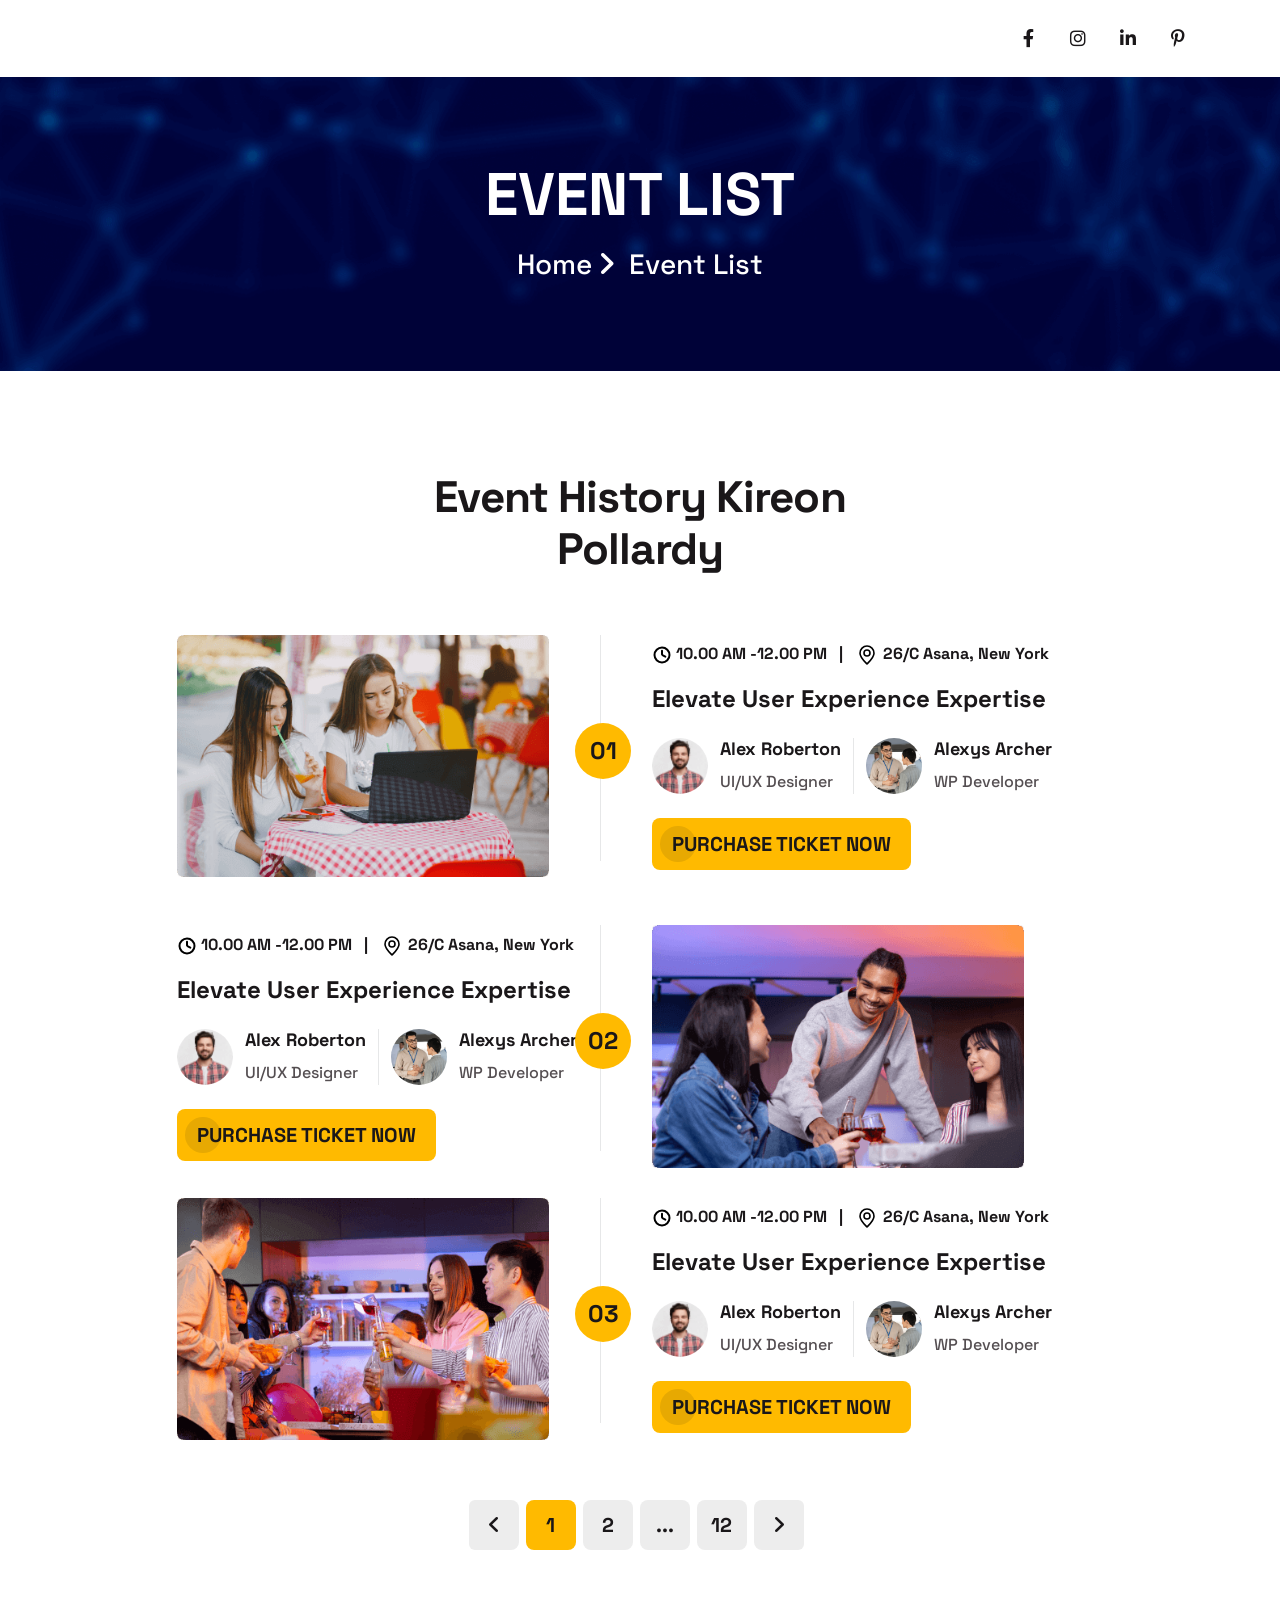
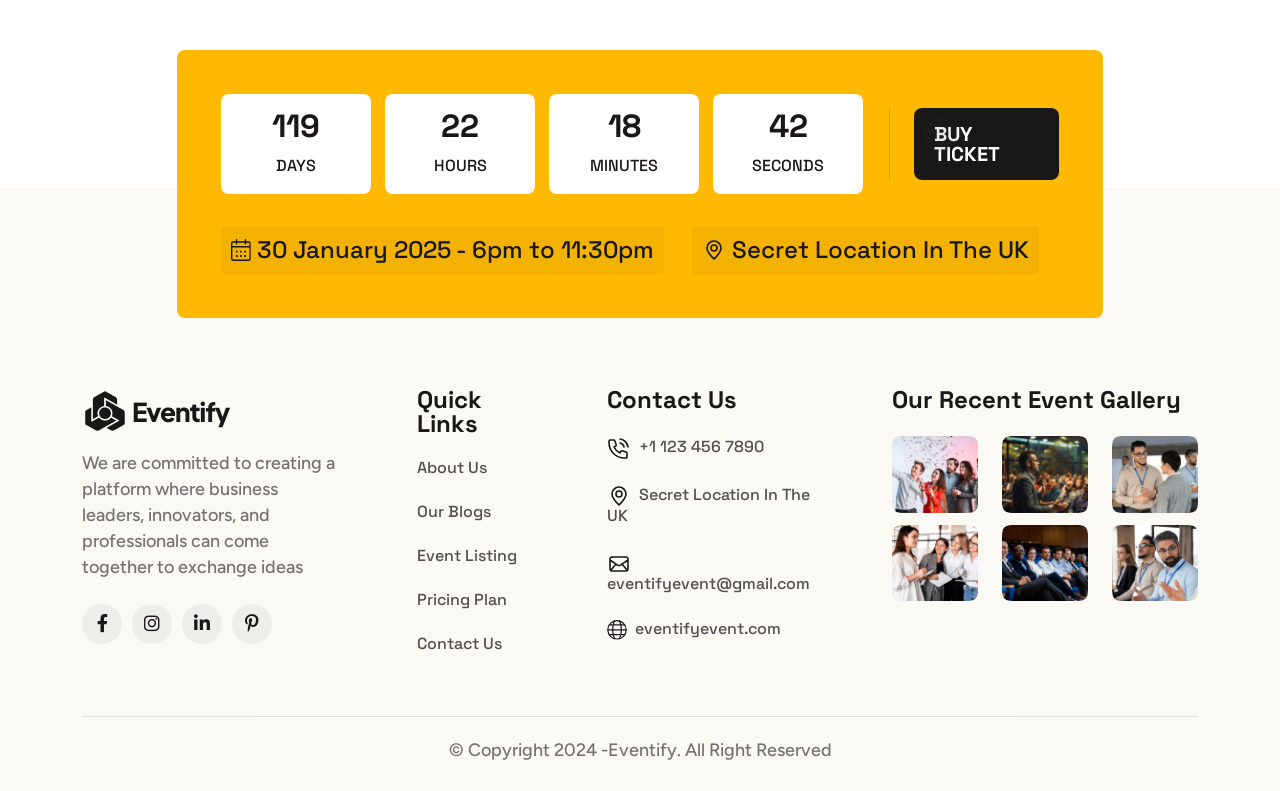
<file: event.html>
<!DOCTYPE html>
<html lang="en">
	<head>
		<meta charset="UTF-8" />
		<meta name="viewport" content="width=device-width, initial-scale=1.0" />
		<title>Eventify- Event And Conference Theme</title>

		<!--=====FAB ICON=======-->
		<link rel="shortcut icon" href="assets/img/logo/fav-logo1.png" />

		<!--===== CSS LINK =======-->
		<link rel="stylesheet" href="assets/css/vendor/bootstrap.min.css" />
		<link rel="stylesheet" href="assets/css/vendor/aos.css" />
		<link rel="stylesheet" href="assets/css/vendor/fontawesome.css" />
		<link rel="stylesheet" href="assets/css/vendor/magnific-popup.css" />
		<link rel="stylesheet" href="assets/css/vendor/mobile.css" />
		<link rel="stylesheet" href="assets/css/vendor/owlcarousel.min.css" />
		<link rel="stylesheet" href="assets/css/vendor/sidebar.css" />
		<link rel="stylesheet" href="assets/css/vendor/slick-slider.css" />
		<link rel="stylesheet" href="assets/css/vendor/nice-select.css" />
		<link rel="stylesheet" href="assets/css/vendor/odometer.css" />
		<link rel="stylesheet" href="assets/css/main.css" />

		<!--=====  JS SCRIPT LINK =======-->
		<script src="assets/js/vendor/jquery-3.7.1.min.js"></script>
	</head>
	<body class="homepage1-body">
		<!-- Popup Section -->
		<div id="popup" class="popup-overlay d-none">
			<div class="popup-content">
				<span class="close-btn" id="close-popup">&times;</span>
				<div class="popup-icon">
					<img src="assets/img/logo/popup-logo.png" alt="" />
				</div>
				<div class="space32"></div>
				<div class="heading2">
					<h2>Grow your business with our agency</h2>
					<div class="space8"></div>
					<ul>
						<li><img src="assets/img/icons/check3.svg" alt="" />Elevate User Experience Expertise</li>
						<li><img src="assets/img/icons/check3.svg" alt="" /> Elevate Your UI/UX Skills Designer</li>
						<li><img src="assets/img/icons/check3.svg" alt="" />Join Leading UI/UX Event the Year</li>
					</ul>
				</div>
				<div class="space50"></div>
				<a class="vl-btn2" href="contact.html"
					><span class="demo">Buy Ticket Now</span><span class="arrow"><i class="fa-solid fa-arrow-right"></i></span>
				</a>
				<p class="no-thanks">No thanks</p>
			</div>
		</div>
		<!--===== PRELOADER STARTS =======-->
		<div class="preloader">
			<div class="loading-container">
				<div class="loading"></div>
				<div id="loading-icon"><img src="assets/img/logo/preloader.png" alt="" /></div>
			</div>
		</div>
		<!--===== PRELOADER ENDS =======-->

		<!--===== PAGE PROGRESS START=======-->
		<div class="paginacontainer">
			<div class="progress-wrap">
				<svg class="progress-circle svg-content" width="100%" height="100%" viewBox="-1 -1 102 102">
					<path d="M50,1 a49,49 0 0,1 0,98 a49,49 0 0,1 0,-98" />
				</svg>
			</div>
		</div>
		<!--===== PAGE PROGRESS END=======-->

		<!--=====HEADER START=======-->
		<header>
			<div class="header-area homepage1 header header-sticky d-none d-lg-block" id="header">
				<div class="container">
					<div class="row">
						<div class="col-lg-12">
							<div class="header-elements">
								<div class="site-logo">
									<a href="index.html"><img src="assets/img/logo/logo1.png" alt="" /></a>
								</div>
								<div class="main-menu">
									<ul>
										<li>
											<a href="#">Home <i class="fa-solid fa-angle-down"></i></a>
											<div class="tp-submenu">
												<div class="row">
													<div class="col-lg-12">
														<div class="all-images-menu">
															<div class="homemenu-thumb">
																<div class="img1">
																	<img src="assets/img/all-images/demo/demo-img1.png" alt="" />
																</div>
																<div class="homemenu-btn">
																	<a class="vl-btn1" href="index.html">View Demo </a>
																</div>
																<div class="homemenu-text">
																	<a href="index.html">Eventify-Homepage 01</a>
																</div>
															</div>

															<div class="homemenu-thumb">
																<div class="img1">
																	<img src="assets/img/all-images/demo/demo-img2.png" alt="" />
																</div>
																<div class="homemenu-btn">
																	<a class="vl-btn1" href="index2.html">View Demo </a>
																</div>
																<div class="homemenu-text">
																	<a href="index2.html">Eventify-Homepage 02</a>
																</div>
															</div>

															<div class="homemenu-thumb">
																<div class="img1">
																	<img src="assets/img/all-images/demo/demo-img3.png" alt="" />
																</div>
																<div class="homemenu-btn">
																	<a class="vl-btn1" href="index3.html">View Demo </a>
																</div>
																<div class="homemenu-text">
																	<a href="index3.html">Eventify-Homepage 03</a>
																</div>
															</div>

															<div class="homemenu-thumb">
																<div class="img1">
																	<img src="assets/img/all-images/demo/demo-img4.png" alt="" />
																</div>
																<div class="homemenu-btn">
																	<a class="vl-btn1" href="index4.html">View Demo </a>
																</div>
																<div class="homemenu-text">
																	<a href="index4.html">Eventify-Homepage 04</a>
																</div>
															</div>

															<div class="homemenu-thumb" style="margin: 0">
																<div class="img1">
																	<img src="assets/img/all-images/demo/demo-img5.png" alt="" />
																</div>
																<div class="homemenu-btn">
																	<a class="vl-btn1" href="index5.html">View Demo </a>
																</div>
																<div class="homemenu-text">
																	<a href="index5.html">Eventify-Homepage 05</a>
																</div>
															</div>
														</div>

														<div class="all-images-menu">
															<div class="homemenu-thumb">
																<div class="img1">
																	<img src="assets/img/all-images/demo/demo-img6.png" alt="" />
																</div>
																<div class="homemenu-btn">
																	<a class="vl-btn1" href="index6.html">View Demo </a>
																</div>
																<div class="homemenu-text">
																	<a href="index6.html">Eventify-Homepage 06</a>
																</div>
															</div>

															<div class="homemenu-thumb">
																<div class="img1">
																	<img src="assets/img/all-images/demo/demo-img7.png" alt="" />
																</div>
																<div class="homemenu-btn">
																	<a class="vl-btn1" href="index7.html">View Demo </a>
																</div>
																<div class="homemenu-text">
																	<a href="index7.html">Eventify-Homepage 07</a>
																</div>
															</div>

															<div class="homemenu-thumb">
																<div class="img1">
																	<img src="assets/img/all-images/demo/demo-img8.png" alt="" />
																</div>
																<div class="homemenu-btn">
																	<a class="vl-btn1" href="index8.html">View Demo </a>
																</div>
																<div class="homemenu-text">
																	<a href="index8.html">Eventify-Homepage 08</a>
																</div>
															</div>

															<div class="homemenu-thumb">
																<div class="img1">
																	<img src="assets/img/all-images/demo/demo-img9.png" alt="" />
																</div>
																<div class="homemenu-btn">
																	<a class="vl-btn1" href="index9.html">View Demo </a>
																</div>
																<div class="homemenu-text">
																	<a href="index9.html">Eventify-Homepage 09</a>
																</div>
															</div>

															<div class="homemenu-thumb" style="margin: 0">
																<div class="img1">
																	<img src="assets/img/all-images/demo/demo-img10.png" alt="" />
																</div>
																<div class="homemenu-btn">
																	<a class="vl-btn1" href="index10.html">View Demo </a>
																</div>
																<div class="homemenu-text">
																	<a href="index10.html">Eventify-Homepage 10</a>
																</div>
															</div>
														</div>
													</div>
												</div>
											</div>
										</li>
										<li><a href="about.html">About Event</a></li>
										<li>
											<a href="#">Speakers <i class="fa-solid fa-angle-down"></i></a>
											<ul class="dropdown-padding">
												<li><a href="speakers.html">Speakers</a></li>
												<li><a href="speakers-single.html">Speakers Details</a></li>
											</ul>
										</li>

										<li>
											<a href="#">Schedule <i class="fa-solid fa-angle-down"></i></a>
											<ul class="dropdown-padding">
												<li><a href="event.html">Our Event</a></li>
												<li><a href="event-schedule.html">Event Schedule</a></li>
												<li><a href="event-single.html">Event Details</a></li>
											</ul>
										</li>
										<li>
											<a href="#">Blogs <i class="fa-solid fa-angle-down"></i></a>
											<ul class="dropdown-padding">
												<li><a href="blog.html">Our Blog</a></li>
												<li><a href="blog-single.html">Blog Details</a></li>
											</ul>
										</li>
										<li>
											<a href="#">Pages <i class="fa-solid fa-angle-down"></i></a>
											<ul class="dropdown-padding">
												<li><a href="memories.html">Our Memories</a></li>
												<li><a href="pricing-plan.html">Pricing Plan</a></li>
												<li><a href="faq.html">FAQ,s</a></li>
												<li><a href="contact.html">Contact Us</a></li>
											</ul>
										</li>
									</ul>
								</div>
								<div class="btn-area">
									<div class="search-icon header__search header-search-btn">
										<a href="#"><img src="assets/img/icons/search1.svg" alt="" /></a>
									</div>
									<ul>
										<li>
											<a href="#"><i class="fa-brands fa-facebook-f"></i></a>
										</li>
										<li>
											<a href="#"><i class="fa-brands fa-instagram"></i></a>
										</li>
										<li>
											<a href="#"><i class="fa-brands fa-linkedin-in"></i></a>
										</li>
										<li>
											<a href="#" class="m-0"><i class="fa-brands fa-pinterest-p"></i></a>
										</li>
									</ul>
								</div>

								<div class="header-search-form-wrapper">
									<div class="tx-search-close tx-close"><i class="fa-solid fa-xmark"></i></div>
									<div class="header-search-container">
										<form role="search" class="search-form">
											<input type="search" class="search-field" placeholder="Search …" value="" name="s" />
											<button type="submit" class="search-submit"><img src="assets/img/icons/search1.svg" alt="" /></button>
										</form>
									</div>
								</div>
								<div class="body-overlay"></div>
							</div>
						</div>
					</div>
				</div>
			</div>
		</header>
		<!--=====HEADER END =======-->

		<!--===== MOBILE HEADER STARTS =======-->
		<div class="mobile-header mobile-haeder1 d-block d-lg-none">
			<div class="container-fluid">
				<div class="col-12">
					<div class="mobile-header-elements">
						<div class="mobile-logo">
							<a href="index.html"><img src="assets/img/logo/logo1.png" alt="" /></a>
						</div>
						<div class="mobile-nav-icon dots-menu">
							<i class="fa-solid fa-bars-staggered"></i>
						</div>
					</div>
				</div>
			</div>
		</div>

		<div class="mobile-sidebar mobile-sidebar1">
			<div class="logosicon-area">
				<div class="logos">
					<img src="assets/img/logo/logo2.png" alt="" />
				</div>
				<div class="menu-close">
					<i class="fa-solid fa-xmark"></i>
				</div>
			</div>
			<div class="mobile-nav mobile-nav1">
				<ul class="mobile-nav-list nav-list1">
					<li>
						<a href="#">Home </a>
						<ul class="sub-menu">
							<li><a href="index.html">Home One</a></li>
							<li><a href="index2.html">Home Two</a></li>
							<li><a href="index3.html">Home Three</a></li>
							<li><a href="index4.html">Home Four</a></li>
							<li><a href="index5.html">Home Five</a></li>
							<li><a href="index6.html">Home Six</a></li>
							<li><a href="index7.html">Home Seven</a></li>
							<li><a href="index8.html">Home Eight</a></li>
							<li><a href="index9.html">Home Nine</a></li>
							<li><a href="index10.html">Home Ten</a></li>
						</ul>
					</li>
					<li><a href="about.html">About Event</a></li>
					<li>
						<a href="features.html">Speakers</a>
						<ul class="sub-menu">
							<li><a href="speakers.html">Speakers</a></li>
							<li><a href="speakers-single.html">Speakers Details</a></li>
						</ul>
					</li>
					<li>
						<a href="features.html">Schedule</a>
						<ul class="sub-menu">
							<li><a href="event.html">Our Event</a></li>
							<li><a href="event-schedule.html">Event Schedule</a></li>
							<li><a href="event-single.html">Event Details</a></li>
						</ul>
					</li>
					<li>
						<a href="#">Blogs</a>
						<ul class="sub-menu">
							<li><a href="blog.html">Our Blog</a></li>
							<li><a href="blog-single.html">Blog Details</a></li>
						</ul>
					</li>
					<li>
						<a href="#">Pages</a>
						<ul class="sub-menu">
							<li><a href="memories.html">Our Memories</a></li>
							<li><a href="pricing-plan.html">Pricing Plan</a></li>
							<li><a href="faq.html">FAQ,s</a></li>
							<li><a href="contact.html">Contact Us</a></li>
						</ul>
					</li>
					<li><a href="contact.html">Contact Us</a></li>
				</ul>
				<div class="allmobilesection">
					<a href="contact.html" class="vl-btn1">Contact Now</a>
					<div class="single-footer">
						<h3>Contact Info</h3>
						<div class="footer1-contact-info">
							<div class="contact-info-single">
								<div class="contact-info-icon">
									<span><i class="fa-solid fa-phone-volume"></i></span>
								</div>
								<div class="contact-info-text">
									<a href="tel:+3(924)4596512">+3(924)4596512</a>
								</div>
							</div>
							<div class="contact-info-single">
								<div class="contact-info-icon">
									<span><i class="fa-solid fa-envelope"></i></span>
								</div>
								<div class="contact-info-text">
									<a href="mailto:info@example.com">info@example.com</a>
								</div>
							</div>
							<div class="single-footer">
								<h3>Our Location</h3>
								<div class="contact-info-single">
									<div class="contact-info-icon">
										<span><i class="fa-solid fa-location-dot"></i></span>
									</div>
									<div class="contact-info-text">
										<a href="mailto:info@example.com"
											>55 East Birchwood Ave.Brooklyn, <br />
											New York 11201,United States</a
										>
									</div>
								</div>
							</div>
							<div class="single-footer">
								<h3>Social Links</h3>
								<div class="social-links-mobile-menu">
									<ul>
										<li>
											<a href="#"><i class="fa-brands fa-facebook-f"></i></a>
										</li>
										<li>
											<a href="#"><i class="fa-brands fa-instagram"></i></a>
										</li>
										<li>
											<a href="#"><i class="fa-brands fa-linkedin-in"></i></a>
										</li>
										<li>
											<a href="#"><i class="fa-brands fa-youtube"></i></a>
										</li>
									</ul>
								</div>
							</div>
						</div>
					</div>
				</div>
			</div>
		</div>
		<!--===== MOBILE HEADER STARTS =======-->

		<!--===== HERO AREA STARTS =======-->
		<div class="inner-page-header" style="background-image: url(assets/img/bg/header-bg8.png)">
			<div class="container">
				<div class="row">
					<div class="col-lg-6 m-auto">
						<div class="heading1 text-center">
							<h1>Event List</h1>
							<div class="space20"></div>
							<a href="index.html">Home <i class="fa-solid fa-angle-right"></i> <span>Event List</span></a>
						</div>
					</div>
				</div>
			</div>
		</div>
		<!--===== HERO AREA ENDS =======-->

		<!--===== EVENT AREA STARTS =======-->
		<div class="event-team-area sp1">
			<div class="container">
				<div class="row">
					<div class="col-lg-6 m-auto">
						<div class="heading2 text-center space-margin60">
							<h2>Event History Kireon Pollardy</h2>
						</div>
					</div>
				</div>
				<div class="row">
					<div class="col-lg-12 m-auto">
						<div class="event-widget-area">
							<div class="row">
								<div class="col-lg-10 m-auto">
									<div class="event2-boxarea box1">
										<h1 class="active">01</h1>
										<div class="row align-items-center">
											<div class="col-lg-5">
												<div class="img1">
													<img src="assets/img/all-images/event/event-img4.png" alt="" />
												</div>
											</div>
											<div class="col-lg-1"></div>
											<div class="col-lg-6">
												<div class="content-area">
													<ul>
														<li>
															<a href="#"><img src="assets/img/icons/clock1.svg" alt="" />10.00 AM -12.00 PM <span> | </span></a>
														</li>
														<li>
															<a href="#"><img src="assets/img/icons/location1.svg" alt="" />26/C Asana, New York </a>
														</li>
													</ul>
													<div class="space20"></div>
													<a href="event-single.html" class="head">Elevate User Experience Expertise</a>
													<div class="space24"></div>
													<div class="author-area">
														<div class="autho-name-area">
															<div class="img1">
																<img src="assets/img/all-images/testimonials/testimonial-img1.png" alt="" />
															</div>
															<div class="text">
																<a href="speakers-single.html">Alex Roberton</a>
																<div class="space8"></div>
																<p>UI/UX Designer</p>
															</div>
														</div>

														<div class="autho-name-area" style="padding: 0 0 0 12px; border: none">
															<div class="img1">
																<img src="assets/img/all-images/testimonials/testimonial-img2.png" alt="" />
															</div>
															<div class="text">
																<a href="speakers-single.html">Alexys Archer</a>
																<div class="space8"></div>
																<p>WP Developer</p>
															</div>
														</div>
													</div>
													<div class="space24"></div>
													<div class="btn-area1">
														<a href="pricing-plan.html" class="vl-btn1"><span class="demo">purchase ticket Now</span></a>
													</div>
												</div>
											</div>
										</div>
									</div>
								</div>
							</div>
							<div class="space48"></div>
							<div class="row">
								<div class="col-lg-10 m-auto">
									<div class="event2-boxarea box1">
										<h1 class="active">02</h1>
										<div class="row align-items-center">
											<div class="col-lg-6">
												<div class="content-area">
													<ul>
														<li>
															<a href="#"><img src="assets/img/icons/clock1.svg" alt="" />10.00 AM -12.00 PM <span> | </span></a>
														</li>
														<li>
															<a href="#"><img src="assets/img/icons/location1.svg" alt="" />26/C Asana, New York </a>
														</li>
													</ul>
													<div class="space20"></div>
													<a href="event-single.html" class="head">Elevate User Experience Expertise</a>
													<div class="space24"></div>
													<div class="author-area">
														<div class="autho-name-area">
															<div class="img1">
																<img src="assets/img/all-images/testimonials/testimonial-img1.png" alt="" />
															</div>
															<div class="text">
																<a href="speakers-single.html">Alex Roberton</a>
																<div class="space8"></div>
																<p>UI/UX Designer</p>
															</div>
														</div>

														<div class="autho-name-area" style="padding: 0 0 0 12px; border: none">
															<div class="img1">
																<img src="assets/img/all-images/testimonials/testimonial-img2.png" alt="" />
															</div>
															<div class="text">
																<a href="speakers-single.html">Alexys Archer</a>
																<div class="space8"></div>
																<p>WP Developer</p>
															</div>
														</div>
													</div>
													<div class="space24"></div>
													<div class="btn-area1">
														<a href="pricing-plan.html" class="vl-btn1"><span class="demo">purchase ticket Now</span></a>
													</div>
												</div>
												<div class="space30 d-lg-none d-block"></div>
											</div>

											<div class="col-lg-5">
												<div class="img1">
													<img src="assets/img/all-images/event/event-img5.png" alt="" />
												</div>
											</div>
										</div>
									</div>
								</div>
							</div>
							<div class="space30"></div>
							<div class="row">
								<div class="col-lg-10 m-auto">
									<div class="event2-boxarea box1">
										<h1 class="active">03</h1>
										<div class="row align-items-center">
											<div class="col-lg-5">
												<div class="img1">
													<img src="assets/img/all-images/event/event-img6.png" alt="" />
												</div>
											</div>
											<div class="col-lg-1"></div>
											<div class="col-lg-6">
												<div class="content-area">
													<ul>
														<li>
															<a href="#"><img src="assets/img/icons/clock1.svg" alt="" />10.00 AM -12.00 PM <span> | </span></a>
														</li>
														<li>
															<a href="#"><img src="assets/img/icons/location1.svg" alt="" />26/C Asana, New York </a>
														</li>
													</ul>
													<div class="space20"></div>
													<a href="event-single.html" class="head">Elevate User Experience Expertise</a>
													<div class="space24"></div>
													<div class="author-area">
														<div class="autho-name-area">
															<div class="img1">
																<img src="assets/img/all-images/testimonials/testimonial-img1.png" alt="" />
															</div>
															<div class="text">
																<a href="speakers-single.html">Alex Roberton</a>
																<div class="space8"></div>
																<p>UI/UX Designer</p>
															</div>
														</div>

														<div class="autho-name-area" style="padding: 0 0 0 12px; border: none">
															<div class="img1">
																<img src="assets/img/all-images/testimonials/testimonial-img2.png" alt="" />
															</div>
															<div class="text">
																<a href="speakers-single.html">Alexys Archer</a>
																<div class="space8"></div>
																<p>WP Developer</p>
															</div>
														</div>
													</div>
													<div class="space24"></div>
													<div class="btn-area1">
														<a href="pricing-plan.html" class="vl-btn1"><span class="demo">purchase ticket Now</span></a>
													</div>
												</div>
											</div>
										</div>
									</div>
								</div>
							</div>
						</div>

						<div class="space60"></div>
						<div class="pagination-area">
							<nav aria-label="Page navigation example">
								<ul class="pagination">
									<li class="page-item">
										<a class="page-link" href="#" aria-label="Previous">
											<i class="fa-solid fa-angle-left"></i>
										</a>
									</li>
									<li class="page-item"><a class="page-link active" href="#">1</a></li>
									<li class="page-item"><a class="page-link" href="#">2</a></li>
									<li class="page-item"><a class="page-link" href="#">...</a></li>
									<li class="page-item"><a class="page-link" href="#">12</a></li>
									<li class="page-item">
										<a class="page-link" href="#" aria-label="Next">
											<i class="fa-solid fa-angle-right"></i>
										</a>
									</li>
								</ul>
							</nav>
						</div>
					</div>
				</div>
			</div>
		</div>
		<!--===== EVENT AREA ENDS =======-->

		<!--===== CTA AREA STARTS =======-->
		<div class="cta1-section-area d-lg-block d-block">
			<div class="container">
				<div class="row">
					<div class="col-lg-10 m-auto">
						<div class="cta1-main-boxarea">
							<div class="timer-btn-area">
								<div class="timer">
									<div class="time-box">
										<span id="days1" class="time-value">119</span>
										<br />
									</div>
									<div class="space14"></div>
									<div class="time-box">
										<span id="hours1" class="time-value">22</span>
										<br />
									</div>
									<div class="space14"></div>
									<div class="time-box">
										<span id="minutes1" class="time-value">18</span>
										<br />
									</div>
									<div class="space14"></div>
									<div class="time-box" style="margin: 0 26px 0 0">
										<span id="seconds1" class="time-value">44</span>
										<br />
									</div>
								</div>
								<div class="btn-area1">
									<a href="pricing-plan.html" class="vl-btn1">Buy Ticket</a>
								</div>
							</div>
							<ul>
								<li>
									<a href="#"><img src="assets/img/icons/calender1.svg" alt="" />30 January 2025 - 6pm to 11:30pm</a>
								</li>
								<li class="m-0">
									<a href="#"><img src="assets/img/icons/location1.svg" alt="" />Secret Location In The UK</a>
								</li>
							</ul>
						</div>
					</div>
				</div>
			</div>
		</div>
		<!--===== CTA AREA ENDS =======-->

		<!--===== CTA AREA STARTS =======-->
		<div class="cta1-section-area d-lg-none d-block">
			<div class="container">
				<div class="row">
					<div class="col-lg-10 m-auto">
						<div class="cta1-main-boxarea">
							<div class="timer-btn-area">
								<div class="timer">
									<div class="time-box">
										<span id="days" class="time-value">119</span>
										<br />
									</div>
									<div class="space14"></div>
									<div class="time-box">
										<span id="hours" class="time-value">22</span>
										<br />
									</div>
									<div class="space14"></div>
									<div class="time-box">
										<span id="minutes" class="time-value">18</span>
										<br />
									</div>
									<div class="space14"></div>
									<div class="time-box" style="margin: 0 26px 0 0">
										<span id="seconds" class="time-value">44</span>
										<br />
									</div>
								</div>
								<div class="btn-area1">
									<a href="pricing-plan.html" class="vl-btn1">Buy Ticket</a>
								</div>
							</div>
							<ul>
								<li>
									<a href="#"><img src="assets/img/icons/calender1.svg" alt="" />30 January 2025 - 6pm to 11:30pm</a>
								</li>
								<li class="m-0">
									<a href="#"><img src="assets/img/icons/location1.svg" alt="" />Secret Location In The UK</a>
								</li>
							</ul>
						</div>
					</div>
				</div>
			</div>
		</div>
		<!--===== CTA AREA ENDS =======-->

		<!--===== FOOTER AREA STARTS =======-->
		<div class="footer1-sertion-area">
			<div class="container">
				<div class="row">
					<div class="col-lg-3 col-md-6">
						<div class="footer-logo-area">
							<img src="assets/img/logo/logo2.png" alt="" />
							<div class="space16"></div>
							<p>We are committed to creating a platform where business leaders, innovators, and professionals can come together to exchange ideas</p>
							<div class="space24"></div>
							<ul>
								<li>
									<a href="#"><i class="fa-brands fa-facebook-f"></i></a>
								</li>
								<li>
									<a href="#"><i class="fa-brands fa-instagram"></i></a>
								</li>
								<li>
									<a href="#"><i class="fa-brands fa-linkedin-in"></i></a>
								</li>
								<li>
									<a href="#" class="m-0"><i class="fa-brands fa-pinterest-p"></i></a>
								</li>
							</ul>
						</div>
					</div>
					<div class="col-lg-2 col-md-6">
						<div class="link-content">
							<h3>Quick Links</h3>
							<ul>
								<li><a href="about.html">About Us</a></li>
								<li><a href="blog.html">Our Blogs</a></li>
								<li><a href="event.html">Event Listing</a></li>
								<li><a href="pricing-plan.html">Pricing Plan</a></li>
								<li><a href="contact.html">Contact Us</a></li>
							</ul>
						</div>
					</div>

					<div class="col-lg-3 col-md-6">
						<div class="link-content2">
							<h3>Contact Us</h3>
							<ul>
								<li>
									<a href="tel:+11234567890"><img src="assets/img/icons/phn1.svg" alt="" />+1 123 456 7890</a>
								</li>
								<li>
									<a href="#"><img src="assets/img/icons/location1.svg" alt="" />Secret Location In The UK</a>
								</li>
								<li>
									<a href="mailto:eventifyevent@gmail.com"><img src="assets/img/icons/mail1.svg" alt="" />eventifyevent@gmail.com</a>
								</li>
								<li>
									<a href="#"> <img src="assets/img/icons/world1.svg" alt="" />eventifyevent.com</a>
								</li>
							</ul>
						</div>
					</div>
					<div class="col-lg-4 col-md-6">
						<div class="footer-social-box">
							<h3>Our Recent Event Gallery</h3>
							<div class="space12"></div>
							<div class="row">
								<div class="col-lg-4 col-md-4 col-4">
									<div class="img1">
										<img src="assets/img/all-images/footer/footer-img1.png" alt="" />
										<div class="icons">
											<a href="#"><i class="fa-brands fa-instagram"></i></a>
										</div>
									</div>
								</div>
								<div class="col-lg-4 col-md-4 col-4">
									<div class="img1">
										<img src="assets/img/all-images/footer/footer-img2.png" alt="" />
										<div class="icons">
											<a href="#"><i class="fa-brands fa-instagram"></i></a>
										</div>
									</div>
								</div>
								<div class="col-lg-4 col-md-4 col-4">
									<div class="img1">
										<img src="assets/img/all-images/footer/footer-img3.png" alt="" />
										<div class="icons">
											<a href="#"><i class="fa-brands fa-instagram"></i></a>
										</div>
									</div>
								</div>
								<div class="col-lg-4 col-md-4 col-4">
									<div class="img1">
										<img src="assets/img/all-images/footer/footer-img4.png" alt="" />
										<div class="icons">
											<a href="#"><i class="fa-brands fa-instagram"></i></a>
										</div>
									</div>
								</div>
								<div class="col-lg-4 col-md-4 col-4">
									<div class="img1">
										<img src="assets/img/all-images/footer/footer-img5.png" alt="" />
										<div class="icons">
											<a href="#"><i class="fa-brands fa-instagram"></i></a>
										</div>
									</div>
								</div>
								<div class="col-lg-4 col-md-4 col-4">
									<div class="img1">
										<img src="assets/img/all-images/footer/footer-img6.png" alt="" />
										<div class="icons">
											<a href="#"><i class="fa-brands fa-instagram"></i></a>
										</div>
									</div>
								</div>
							</div>
						</div>
					</div>
				</div>
				<div class="space60"></div>
				<div class="row">
					<div class="col-lg-12">
						<div class="copyright">
							<p>&copy; Copyright 2024 -Eventify. All Right Reserved</p>
						</div>
					</div>
				</div>
			</div>
		</div>
		<!--===== FOOTER AREA ENDS =======-->

		<!--===== JS SCRIPT LINK =======-->
		<script src="assets/js/vendor/bootstrap.min.js"></script>
		<script src="assets/js/vendor/fontawesome.js"></script>
		<script src="assets/js/vendor/aos.js"></script>
		<script src="assets/js/vendor/jquery.appear.js"></script>
		<script src="assets/js/vendor/jquery.odometer.min.js"></script>
		<script src="assets/js/vendor/sidebar.js"></script>
		<script src="assets/js/vendor/magnific-popup.js"></script>
		<script src="assets/js/vendor/gsap.min.js"></script>
		<script src="assets/js/vendor/ScrollTrigger.min.js"></script>
		<script src="assets/js/vendor/Splitetext.js"></script>
		<script src="assets/js/vendor/mobilemenu.js"></script>
		<script src="assets/js/vendor/owlcarousel.min.js"></script>
		<script src="assets/js/vendor/nice-select.js"></script>
		<script src="assets/js/vendor/waypoints.js"></script>
		<script src="assets/js/vendor/slick-slider.js"></script>
		<script src="assets/js/vendor/circle-progress.js"></script>
		<script src="assets/js/main.js"></script>
	</body>
</html>
</file>
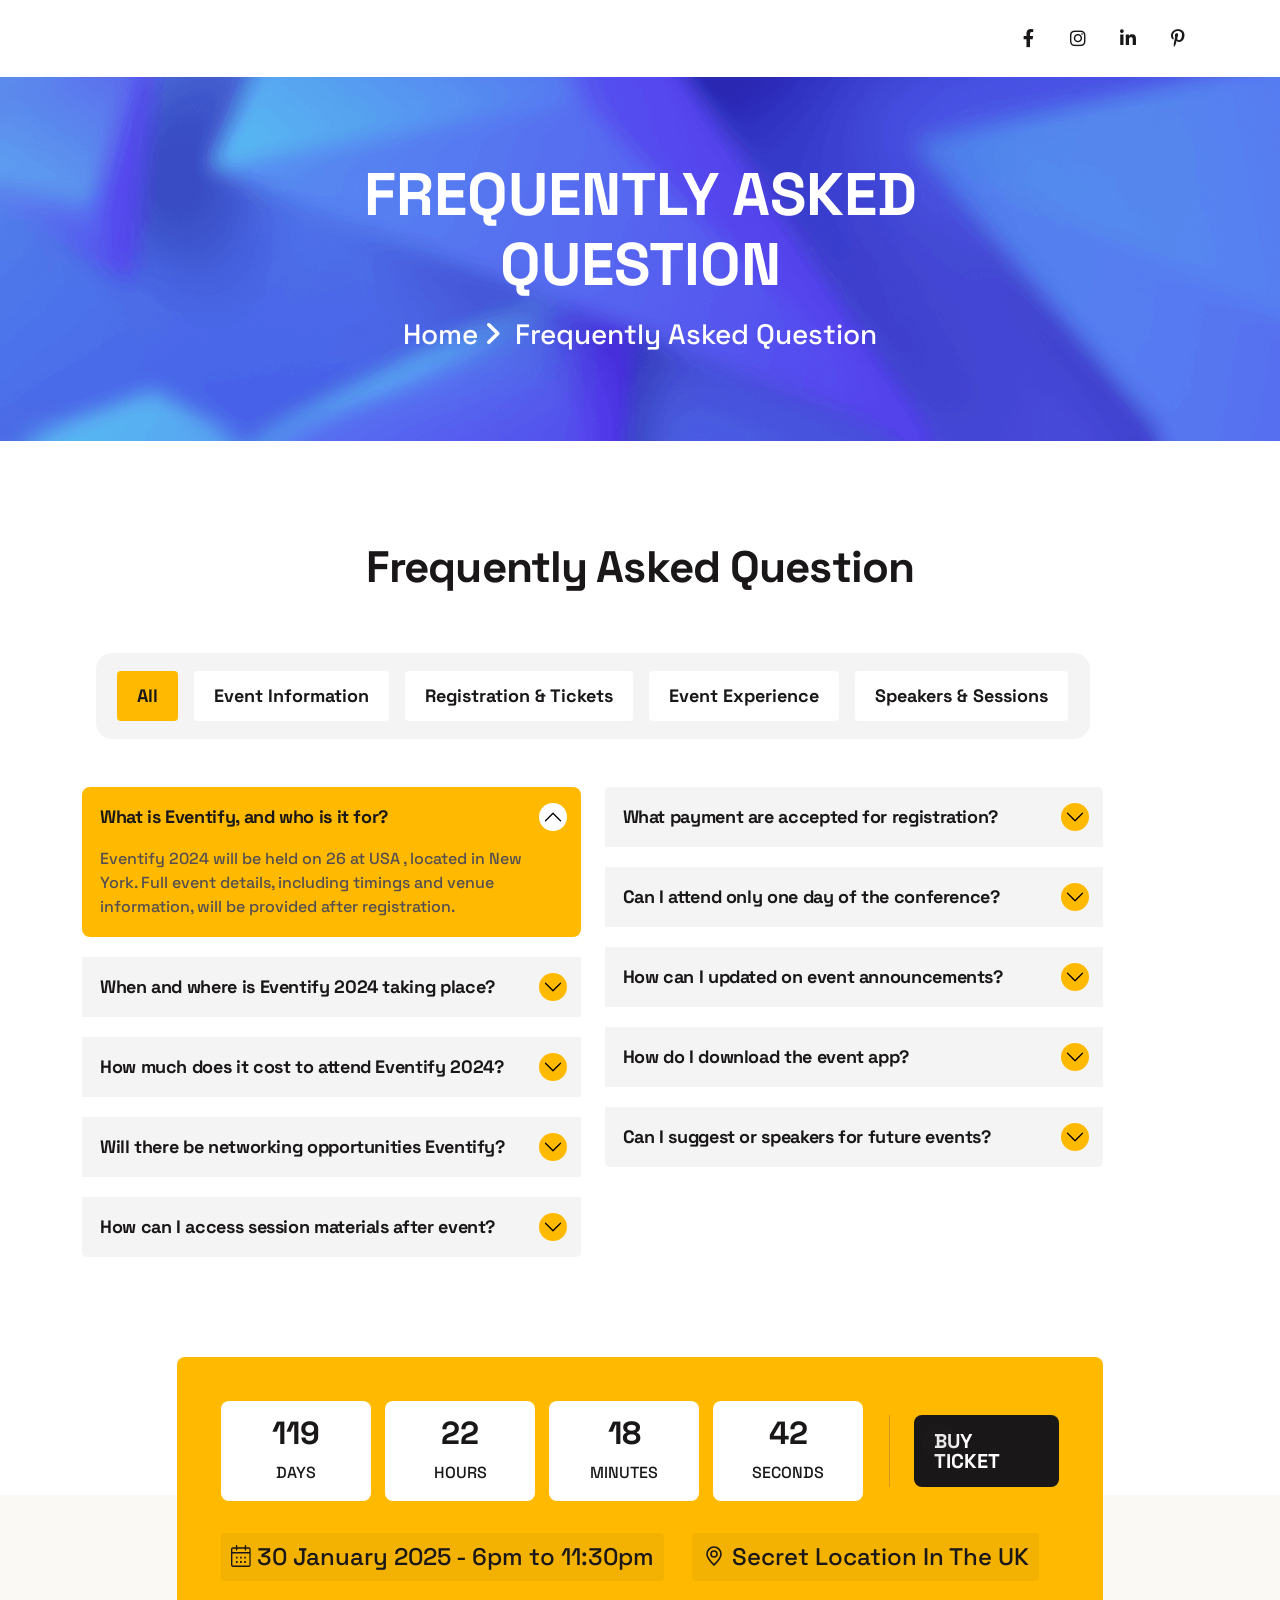
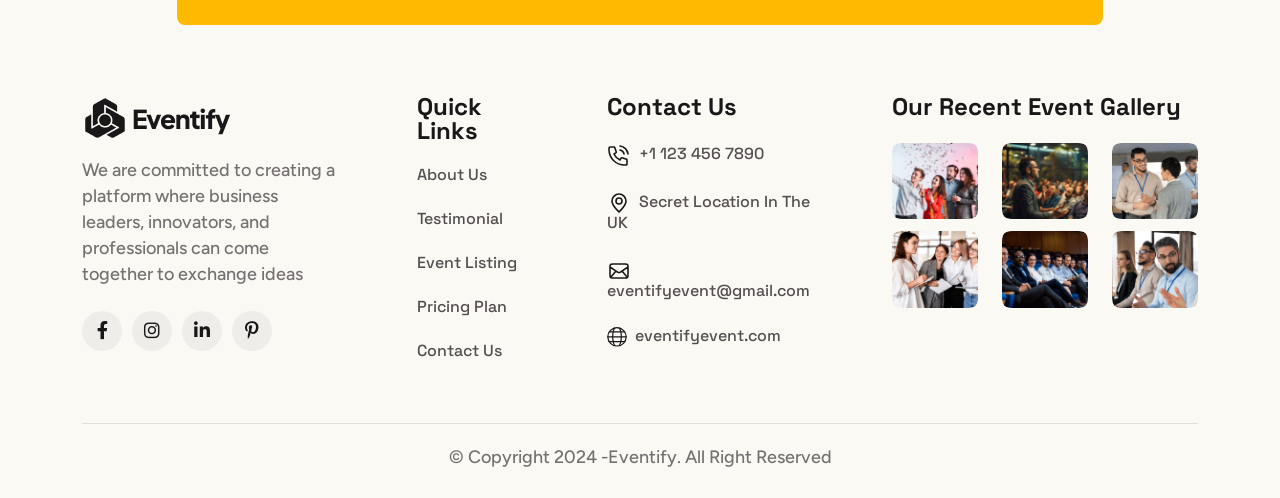
<file: faq.html>
<!DOCTYPE html>
<html lang="en">
	<head>
		<meta charset="UTF-8" />
		<meta name="viewport" content="width=device-width, initial-scale=1.0" />
		<title>Eventify- Event And Conference Theme</title>

		<!--=====FAB ICON=======-->
		<link rel="shortcut icon" href="assets/img/logo/fav-logo1.png" />

		<!--===== CSS LINK =======-->
		<link rel="stylesheet" href="assets/css/vendor/bootstrap.min.css" />
		<link rel="stylesheet" href="assets/css/vendor/aos.css" />
		<link rel="stylesheet" href="assets/css/vendor/fontawesome.css" />
		<link rel="stylesheet" href="assets/css/vendor/magnific-popup.css" />
		<link rel="stylesheet" href="assets/css/vendor/mobile.css" />
		<link rel="stylesheet" href="assets/css/vendor/owlcarousel.min.css" />
		<link rel="stylesheet" href="assets/css/vendor/sidebar.css" />
		<link rel="stylesheet" href="assets/css/vendor/slick-slider.css" />
		<link rel="stylesheet" href="assets/css/vendor/nice-select.css" />
		<link rel="stylesheet" href="assets/css/vendor/odometer.css" />
		<link rel="stylesheet" href="assets/css/main.css" />

		<!--=====  JS SCRIPT LINK =======-->
		<script src="assets/js/vendor/jquery-3.7.1.min.js"></script>
	</head>
	<body class="homepage1-body">
		<!-- Popup Section -->
		<div id="popup" class="popup-overlay d-none">
			<div class="popup-content">
				<span class="close-btn" id="close-popup">&times;</span>
				<div class="popup-icon">
					<img src="assets/img/logo/popup-logo.png" alt="" />
				</div>
				<div class="space32"></div>
				<div class="heading2">
					<h2>Grow your business with our agency</h2>
					<div class="space8"></div>
					<ul>
						<li><img src="assets/img/icons/check3.svg" alt="" />Elevate User Experience Expertise</li>
						<li><img src="assets/img/icons/check3.svg" alt="" /> Elevate Your UI/UX Skills Designer</li>
						<li><img src="assets/img/icons/check3.svg" alt="" />Join Leading UI/UX Event the Year</li>
					</ul>
				</div>
				<div class="space50"></div>
				<a class="vl-btn2" href="contact.html"
					><span class="demo">Buy Ticket Now</span><span class="arrow"><i class="fa-solid fa-arrow-right"></i></span>
				</a>
				<p class="no-thanks">No thanks</p>
			</div>
		</div>
		<!--===== PRELOADER STARTS =======-->
		<div class="preloader">
			<div class="loading-container">
				<div class="loading"></div>
				<div id="loading-icon"><img src="assets/img/logo/preloader.png" alt="" /></div>
			</div>
		</div>
		<!--===== PRELOADER ENDS =======-->

		<!--===== PAGE PROGRESS START=======-->
		<div class="paginacontainer">
			<div class="progress-wrap">
				<svg class="progress-circle svg-content" width="100%" height="100%" viewBox="-1 -1 102 102">
					<path d="M50,1 a49,49 0 0,1 0,98 a49,49 0 0,1 0,-98" />
				</svg>
			</div>
		</div>
		<!--===== PAGE PROGRESS END=======-->

		<!--=====HEADER START=======-->
		<header>
			<div class="header-area homepage1 header header-sticky d-none d-lg-block" id="header">
				<div class="container">
					<div class="row">
						<div class="col-lg-12">
							<div class="header-elements">
								<div class="site-logo">
									<a href="index.html"><img src="assets/img/logo/logo1.png" alt="" /></a>
								</div>
								<div class="main-menu">
									<ul>
										<li>
											<a href="#">Home <i class="fa-solid fa-angle-down"></i></a>
											<div class="tp-submenu">
												<div class="row">
													<div class="col-lg-12">
														<div class="all-images-menu">
															<div class="homemenu-thumb">
																<div class="img1">
																	<img src="assets/img/all-images/demo/demo-img1.png" alt="" />
																</div>
																<div class="homemenu-btn">
																	<a class="vl-btn1" href="index.html">View Demo </a>
																</div>
																<div class="homemenu-text">
																	<a href="index.html">Eventify-Homepage 01</a>
																</div>
															</div>

															<div class="homemenu-thumb">
																<div class="img1">
																	<img src="assets/img/all-images/demo/demo-img2.png" alt="" />
																</div>
																<div class="homemenu-btn">
																	<a class="vl-btn1" href="index2.html">View Demo </a>
																</div>
																<div class="homemenu-text">
																	<a href="index2.html">Eventify-Homepage 02</a>
																</div>
															</div>

															<div class="homemenu-thumb">
																<div class="img1">
																	<img src="assets/img/all-images/demo/demo-img3.png" alt="" />
																</div>
																<div class="homemenu-btn">
																	<a class="vl-btn1" href="index3.html">View Demo </a>
																</div>
																<div class="homemenu-text">
																	<a href="index3.html">Eventify-Homepage 03</a>
																</div>
															</div>

															<div class="homemenu-thumb">
																<div class="img1">
																	<img src="assets/img/all-images/demo/demo-img4.png" alt="" />
																</div>
																<div class="homemenu-btn">
																	<a class="vl-btn1" href="index4.html">View Demo </a>
																</div>
																<div class="homemenu-text">
																	<a href="index4.html">Eventify-Homepage 04</a>
																</div>
															</div>

															<div class="homemenu-thumb" style="margin: 0">
																<div class="img1">
																	<img src="assets/img/all-images/demo/demo-img5.png" alt="" />
																</div>
																<div class="homemenu-btn">
																	<a class="vl-btn1" href="index5.html">View Demo </a>
																</div>
																<div class="homemenu-text">
																	<a href="index5.html">Eventify-Homepage 05</a>
																</div>
															</div>
														</div>

														<div class="all-images-menu">
															<div class="homemenu-thumb">
																<div class="img1">
																	<img src="assets/img/all-images/demo/demo-img6.png" alt="" />
																</div>
																<div class="homemenu-btn">
																	<a class="vl-btn1" href="index6.html">View Demo </a>
																</div>
																<div class="homemenu-text">
																	<a href="index6.html">Eventify-Homepage 06</a>
																</div>
															</div>

															<div class="homemenu-thumb">
																<div class="img1">
																	<img src="assets/img/all-images/demo/demo-img7.png" alt="" />
																</div>
																<div class="homemenu-btn">
																	<a class="vl-btn1" href="index7.html">View Demo </a>
																</div>
																<div class="homemenu-text">
																	<a href="index7.html">Eventify-Homepage 07</a>
																</div>
															</div>

															<div class="homemenu-thumb">
																<div class="img1">
																	<img src="assets/img/all-images/demo/demo-img8.png" alt="" />
																</div>
																<div class="homemenu-btn">
																	<a class="vl-btn1" href="index8.html">View Demo </a>
																</div>
																<div class="homemenu-text">
																	<a href="index8.html">Eventify-Homepage 08</a>
																</div>
															</div>

															<div class="homemenu-thumb">
																<div class="img1">
																	<img src="assets/img/all-images/demo/demo-img9.png" alt="" />
																</div>
																<div class="homemenu-btn">
																	<a class="vl-btn1" href="index9.html">View Demo </a>
																</div>
																<div class="homemenu-text">
																	<a href="index9.html">Eventify-Homepage 09</a>
																</div>
															</div>

															<div class="homemenu-thumb" style="margin: 0">
																<div class="img1">
																	<img src="assets/img/all-images/demo/demo-img10.png" alt="" />
																</div>
																<div class="homemenu-btn">
																	<a class="vl-btn1" href="index10.html">View Demo </a>
																</div>
																<div class="homemenu-text">
																	<a href="index10.html">Eventify-Homepage 10</a>
																</div>
															</div>
														</div>
													</div>
												</div>
											</div>
										</li>
										<li><a href="about.html">About Event</a></li>
										<li>
											<a href="#">Speakers <i class="fa-solid fa-angle-down"></i></a>
											<ul class="dropdown-padding">
												<li><a href="speakers.html">Speakers</a></li>
												<li><a href="speakers-single.html">Speakers Details</a></li>
											</ul>
										</li>

										<li>
											<a href="#">Schedule <i class="fa-solid fa-angle-down"></i></a>
											<ul class="dropdown-padding">
												<li><a href="event.html">Our Event</a></li>
												<li><a href="event-schedule.html">Event Schedule</a></li>
												<li><a href="event-single.html">Event Details</a></li>
											</ul>
										</li>
										<li>
											<a href="#">Blogs <i class="fa-solid fa-angle-down"></i></a>
											<ul class="dropdown-padding">
												<li><a href="blog.html">Our Blog</a></li>
												<li><a href="blog-single.html">Blog Details</a></li>
											</ul>
										</li>
										<li>
											<a href="#">Pages <i class="fa-solid fa-angle-down"></i></a>
											<ul class="dropdown-padding">
												<li><a href="memories.html">Our Memories</a></li>
												<li><a href="pricing-plan.html">Pricing Plan</a></li>
												<li><a href="faq.html">FAQ,s</a></li>
												<li><a href="contact.html">Contact Us</a></li>
											</ul>
										</li>
									</ul>
								</div>
								<div class="btn-area">
									<div class="search-icon header__search header-search-btn">
										<a href="#"><img src="assets/img/icons/search1.svg" alt="" /></a>
									</div>
									<ul>
										<li>
											<a href="#"><i class="fa-brands fa-facebook-f"></i></a>
										</li>
										<li>
											<a href="#"><i class="fa-brands fa-instagram"></i></a>
										</li>
										<li>
											<a href="#"><i class="fa-brands fa-linkedin-in"></i></a>
										</li>
										<li>
											<a href="#" class="m-0"><i class="fa-brands fa-pinterest-p"></i></a>
										</li>
									</ul>
								</div>

								<div class="header-search-form-wrapper">
									<div class="tx-search-close tx-close"><i class="fa-solid fa-xmark"></i></div>
									<div class="header-search-container">
										<form role="search" class="search-form">
											<input type="search" class="search-field" placeholder="Search …" value="" name="s" />
											<button type="submit" class="search-submit"><img src="assets/img/icons/search1.svg" alt="" /></button>
										</form>
									</div>
								</div>
								<div class="body-overlay"></div>
							</div>
						</div>
					</div>
				</div>
			</div>
		</header>
		<!--=====HEADER END =======-->

		<!--===== MOBILE HEADER STARTS =======-->
		<div class="mobile-header mobile-haeder1 d-block d-lg-none">
			<div class="container-fluid">
				<div class="col-12">
					<div class="mobile-header-elements">
						<div class="mobile-logo">
							<a href="index.html"><img src="assets/img/logo/logo1.png" alt="" /></a>
						</div>
						<div class="mobile-nav-icon dots-menu">
							<i class="fa-solid fa-bars-staggered"></i>
						</div>
					</div>
				</div>
			</div>
		</div>

		<div class="mobile-sidebar mobile-sidebar1">
			<div class="logosicon-area">
				<div class="logos">
					<img src="assets/img/logo/logo2.png" alt="" />
				</div>
				<div class="menu-close">
					<i class="fa-solid fa-xmark"></i>
				</div>
			</div>
			<div class="mobile-nav mobile-nav1">
				<ul class="mobile-nav-list nav-list1">
					<li>
						<a href="#">Home </a>
						<ul class="sub-menu">
							<li><a href="index.html">Home One</a></li>
							<li><a href="index2.html">Home Two</a></li>
							<li><a href="index3.html">Home Three</a></li>
							<li><a href="index4.html">Home Four</a></li>
							<li><a href="index5.html">Home Five</a></li>
							<li><a href="index6.html">Home Six</a></li>
							<li><a href="index7.html">Home Seven</a></li>
							<li><a href="index8.html">Home Eight</a></li>
							<li><a href="index9.html">Home Nine</a></li>
							<li><a href="index10.html">Home Ten</a></li>
						</ul>
					</li>
					<li><a href="about.html">About Event</a></li>
					<li>
						<a href="features.html">Speakers</a>
						<ul class="sub-menu">
							<li><a href="speakers.html">Speakers</a></li>
							<li><a href="speakers-single.html">Speakers Details</a></li>
						</ul>
					</li>
					<li>
						<a href="features.html">Schedule</a>
						<ul class="sub-menu">
							<li><a href="event.html">Our Event</a></li>
							<li><a href="event-schedule.html">Event Schedule</a></li>
							<li><a href="event-single.html">Event Details</a></li>
						</ul>
					</li>
					<li>
						<a href="#">Blogs</a>
						<ul class="sub-menu">
							<li><a href="blog.html">Our Blog</a></li>
							<li><a href="blog-single.html">Blog Details</a></li>
						</ul>
					</li>
					<li>
						<a href="#">Pages</a>
						<ul class="sub-menu">
							<li><a href="memories.html">Our Memories</a></li>
							<li><a href="pricing-plan.html">Pricing Plan</a></li>
							<li><a href="faq.html">FAQ,s</a></li>
							<li><a href="contact.html">Contact Us</a></li>
						</ul>
					</li>
					<li><a href="contact.html">Contact Us</a></li>
				</ul>
				<div class="allmobilesection">
					<a href="contact.html" class="vl-btn1">Contact Now</a>
					<div class="single-footer">
						<h3>Contact Info</h3>
						<div class="footer1-contact-info">
							<div class="contact-info-single">
								<div class="contact-info-icon">
									<span><i class="fa-solid fa-phone-volume"></i></span>
								</div>
								<div class="contact-info-text">
									<a href="tel:+3(924)4596512">+3(924)4596512</a>
								</div>
							</div>
							<div class="contact-info-single">
								<div class="contact-info-icon">
									<span><i class="fa-solid fa-envelope"></i></span>
								</div>
								<div class="contact-info-text">
									<a href="mailto:info@example.com">info@example.com</a>
								</div>
							</div>
							<div class="single-footer">
								<h3>Our Location</h3>
								<div class="contact-info-single">
									<div class="contact-info-icon">
										<span><i class="fa-solid fa-location-dot"></i></span>
									</div>
									<div class="contact-info-text">
										<a href="mailto:info@example.com"
											>55 East Birchwood Ave.Brooklyn, <br />
											New York 11201,United States</a
										>
									</div>
								</div>
							</div>
							<div class="single-footer">
								<h3>Social Links</h3>
								<div class="social-links-mobile-menu">
									<ul>
										<li>
											<a href="#"><i class="fa-brands fa-facebook-f"></i></a>
										</li>
										<li>
											<a href="#"><i class="fa-brands fa-instagram"></i></a>
										</li>
										<li>
											<a href="#"><i class="fa-brands fa-linkedin-in"></i></a>
										</li>
										<li>
											<a href="#"><i class="fa-brands fa-youtube"></i></a>
										</li>
									</ul>
								</div>
							</div>
						</div>
					</div>
				</div>
			</div>
		</div>
		<!--===== MOBILE HEADER STARTS =======-->

		<!--===== HERO AREA STARTS =======-->
		<div class="inner-page-header" style="background-image: url(assets/img/bg/header-bg15.png)">
			<div class="container">
				<div class="row">
					<div class="col-lg-9 m-auto">
						<div class="heading1 text-center">
							<h1>Frequently Asked Question</h1>
							<div class="space20"></div>
							<a href="index.html">Home <i class="fa-solid fa-angle-right"></i> <span>Frequently Asked Question</span></a>
						</div>
					</div>
				</div>
			</div>
		</div>
		<!--===== HERO AREA ENDS =======-->

		<!--===== FAQ AREA STARTS =======-->
		<div class="faq-inner-section-area sp1">
			<div class="container">
				<div class="row">
					<div class="col-lg-7 m-auto">
						<div class="heading2 text-center space-margin60">
							<h2>Frequently Asked Question</h2>
						</div>
					</div>
				</div>
				<div class="row">
					<div class="col-lg-11">
						<div class="faq-widget-area">
							<ul class="nav nav-pills" id="pills-tab" role="tablist">
								<li class="nav-item" role="presentation">
									<button class="nav-link active" id="pills-home-tab" data-bs-toggle="pill" data-bs-target="#pills-home" type="button" role="tab" aria-controls="pills-home" aria-selected="true">All</button>
								</li>
								<li class="nav-item" role="presentation">
									<button class="nav-link" id="pills-profile-tab" data-bs-toggle="pill" data-bs-target="#pills-profile" type="button" role="tab" aria-controls="pills-profile" aria-selected="false">Event Information</button>
								</li>
								<li class="nav-item" role="presentation">
									<button class="nav-link" id="pills-contact-tab" data-bs-toggle="pill" data-bs-target="#pills-contact" type="button" role="tab" aria-controls="pills-contact" aria-selected="false">Registration & Tickets</button>
								</li>

								<li class="nav-item" role="presentation">
									<button class="nav-link" id="pills-contact1-tab" data-bs-toggle="pill" data-bs-target="#pills-contact1" type="button" role="tab" aria-controls="pills-contact1" aria-selected="false">Event Experience</button>
								</li>

								<li class="nav-item" role="presentation">
									<button class="nav-link m-0" id="pills-contact2-tab" data-bs-toggle="pill" data-bs-target="#pills-contact2" type="button" role="tab" aria-controls="pills-contact2" aria-selected="false">Speakers & Sessions</button>
								</li>
							</ul>
							<div class="space48"></div>
							<div class="tab-content" id="pills-tabContent">
								<div class="tab-pane fade show active" id="pills-home" role="tabpanel" aria-labelledby="pills-home-tab" tabindex="0">
									<div class="faq-section-area">
										<div class="row">
											<div class="col-lg-6">
												<div class="accordian-area">
													<div class="accordion" id="accordionExample">
														<div class="accordion-item">
															<h2 class="accordion-header">
																<button class="accordion-button" type="button" data-bs-toggle="collapse" data-bs-target="#collapseOne" aria-expanded="true" aria-controls="collapseOne">What is Eventify, and who is it for?</button>
															</h2>
															<div id="collapseOne" class="accordion-collapse collapse show" data-bs-parent="#accordionExample">
																<div class="accordion-body">
																	<p>Eventify 2024 will be held on 26 at USA , located in New York. Full event details, including timings and venue information, will be provided after registration.</p>
																</div>
															</div>
														</div>
														<div class="space20"></div>
														<div class="accordion-item">
															<h2 class="accordion-header">
																<button class="accordion-button collapsed" type="button" data-bs-toggle="collapse" data-bs-target="#collapseTwo" aria-expanded="false" aria-controls="collapseTwo">When and where is Eventify 2024 taking place?</button>
															</h2>
															<div id="collapseTwo" class="accordion-collapse collapse" data-bs-parent="#accordionExample">
																<div class="accordion-body">
																	<p>Eventify 2024 will be held on 26 at USA , located in New York. Full event details, including timings and venue information, will be provided after registration.</p>
																</div>
															</div>
														</div>
														<div class="space20"></div>
														<div class="accordion-item">
															<h2 class="accordion-header">
																<button class="accordion-button collapsed" type="button" data-bs-toggle="collapse" data-bs-target="#collapseThree" aria-expanded="false" aria-controls="collapseThree">How much does it cost to attend Eventify 2024?</button>
															</h2>
															<div id="collapseThree" class="accordion-collapse collapse" data-bs-parent="#accordionExample">
																<div class="accordion-body">
																	<p>Eventify 2024 will be held on 26 at USA , located in New York. Full event details, including timings and venue information, will be provided after registration.</p>
																</div>
															</div>
														</div>
														<div class="space20"></div>
														<div class="accordion-item">
															<h2 class="accordion-header">
																<button class="accordion-button collapsed" type="button" data-bs-toggle="collapse" data-bs-target="#collapseFour" aria-expanded="false" aria-controls="collapseFour">Will there be networking opportunities Eventify?</button>
															</h2>
															<div id="collapseFour" class="accordion-collapse collapse" data-bs-parent="#accordionExample">
																<div class="accordion-body">
																	<p>Eventify 2024 will be held on 26 at USA , located in New York. Full event details, including timings and venue information, will be provided after registration.</p>
																</div>
															</div>
														</div>
														<div class="space20"></div>
														<div class="accordion-item">
															<h2 class="accordion-header">
																<button class="accordion-button collapsed" type="button" data-bs-toggle="collapse" data-bs-target="#collapseFive" aria-expanded="false" aria-controls="collapseFive">How can I access session materials after event?</button>
															</h2>
															<div id="collapseFive" class="accordion-collapse collapse" data-bs-parent="#accordionExample">
																<div class="accordion-body">
																	<p>Eventify 2024 will be held on 26 at USA , located in New York. Full event details, including timings and venue information, will be provided after registration.</p>
																</div>
															</div>
														</div>
													</div>
												</div>
											</div>

											<div class="col-lg-6">
												<div class="accordian-area">
													<div class="accordion" id="accordionExample2">
														<div class="accordion-item">
															<h2 class="accordion-header">
																<button class="accordion-button collapsed" type="button" data-bs-toggle="collapse" data-bs-target="#collapseSix" aria-expanded="true" aria-controls="collapseSix">What payment are accepted for registration?</button>
															</h2>
															<div id="collapseSix" class="accordion-collapse collapse" data-bs-parent="#accordionExample2">
																<div class="accordion-body">
																	<p>Eventify 2024 will be held on 26 at USA , located in New York. Full event details, including timings and venue information, will be provided after registration.</p>
																</div>
															</div>
														</div>
														<div class="space20"></div>
														<div class="accordion-item">
															<h2 class="accordion-header">
																<button class="accordion-button collapsed" type="button" data-bs-toggle="collapse" data-bs-target="#collapseSeven" aria-expanded="false" aria-controls="collapseSeven">Can I attend only one day of the conference?</button>
															</h2>
															<div id="collapseSeven" class="accordion-collapse collapse" data-bs-parent="#accordionExample2">
																<div class="accordion-body">
																	<p>Eventify 2024 will be held on 26 at USA , located in New York. Full event details, including timings and venue information, will be provided after registration.</p>
																</div>
															</div>
														</div>
														<div class="space20"></div>
														<div class="accordion-item">
															<h2 class="accordion-header">
																<button class="accordion-button collapsed" type="button" data-bs-toggle="collapse" data-bs-target="#collapseEight" aria-expanded="false" aria-controls="collapseEight">How can I updated on event announcements?</button>
															</h2>
															<div id="collapseEight" class="accordion-collapse collapse" data-bs-parent="#accordionExample2">
																<div class="accordion-body">
																	<p>Eventify 2024 will be held on 26 at USA , located in New York. Full event details, including timings and venue information, will be provided after registration.</p>
																</div>
															</div>
														</div>
														<div class="space20"></div>
														<div class="accordion-item">
															<h2 class="accordion-header">
																<button class="accordion-button collapsed" type="button" data-bs-toggle="collapse" data-bs-target="#collapseNine" aria-expanded="false" aria-controls="collapseNine">How do I download the event app?</button>
															</h2>
															<div id="collapseNine" class="accordion-collapse collapse" data-bs-parent="#accordionExample2">
																<div class="accordion-body">
																	<p>Eventify 2024 will be held on 26 at USA , located in New York. Full event details, including timings and venue information, will be provided after registration.</p>
																</div>
															</div>
														</div>
														<div class="space20"></div>
														<div class="accordion-item">
															<h2 class="accordion-header">
																<button class="accordion-button collapsed" type="button" data-bs-toggle="collapse" data-bs-target="#collapseTen" aria-expanded="false" aria-controls="collapseTen">Can I suggest or speakers for future events?</button>
															</h2>
															<div id="collapseTen" class="accordion-collapse collapse" data-bs-parent="#accordionExample2">
																<div class="accordion-body">
																	<p>Eventify 2024 will be held on 26 at USA , located in New York. Full event details, including timings and venue information, will be provided after registration.</p>
																</div>
															</div>
														</div>
													</div>
												</div>
											</div>
										</div>
									</div>
								</div>
								<div class="tab-pane fade" id="pills-profile" role="tabpanel" aria-labelledby="pills-profile-tab" tabindex="0">
									<div class="faq-section-area">
										<div class="row">
											<div class="col-lg-6">
												<div class="accordian-area">
													<div class="accordion" id="accordionExample3">
														<div class="accordion-item">
															<h2 class="accordion-header">
																<button class="accordion-button" type="button" data-bs-toggle="collapse" data-bs-target="#collapseEleven" aria-expanded="true" aria-controls="collapseEleven">What is Eventify, and who is it for?</button>
															</h2>
															<div id="collapseEleven" class="accordion-collapse collapse show" data-bs-parent="#accordionExample3">
																<div class="accordion-body">
																	<p>Eventify 2024 will be held on 26 at USA , located in New York. Full event details, including timings and venue information, will be provided after registration.</p>
																</div>
															</div>
														</div>
														<div class="space20"></div>
														<div class="accordion-item">
															<h2 class="accordion-header">
																<button class="accordion-button collapsed" type="button" data-bs-toggle="collapse" data-bs-target="#collapseTwelve" aria-expanded="false" aria-controls="collapseTwelve">When and where is Eventify 2024 taking place?</button>
															</h2>
															<div id="collapseTwelve" class="accordion-collapse collapse" data-bs-parent="#accordionExample3">
																<div class="accordion-body">
																	<p>Eventify 2024 will be held on 26 at USA , located in New York. Full event details, including timings and venue information, will be provided after registration.</p>
																</div>
															</div>
														</div>
														<div class="space20"></div>
														<div class="accordion-item">
															<h2 class="accordion-header">
																<button class="accordion-button collapsed" type="button" data-bs-toggle="collapse" data-bs-target="#collapseThirteen" aria-expanded="false" aria-controls="collapseThirteen">How much does it cost to attend Eventify 2024?</button>
															</h2>
															<div id="collapseThirteen" class="accordion-collapse collapse" data-bs-parent="#accordionExample3">
																<div class="accordion-body">
																	<p>Eventify 2024 will be held on 26 at USA , located in New York. Full event details, including timings and venue information, will be provided after registration.</p>
																</div>
															</div>
														</div>
														<div class="space20"></div>
														<div class="accordion-item">
															<h2 class="accordion-header">
																<button class="accordion-button collapsed" type="button" data-bs-toggle="collapse" data-bs-target="#collapseFourteen" aria-expanded="false" aria-controls="collapseFourteen">Will there be networking opportunities Eventify?</button>
															</h2>
															<div id="collapseFourteen" class="accordion-collapse collapse" data-bs-parent="#accordionExample3">
																<div class="accordion-body">
																	<p>Eventify 2024 will be held on 26 at USA , located in New York. Full event details, including timings and venue information, will be provided after registration.</p>
																</div>
															</div>
														</div>
														<div class="space20"></div>
														<div class="accordion-item">
															<h2 class="accordion-header">
																<button class="accordion-button collapsed" type="button" data-bs-toggle="collapse" data-bs-target="#collapseFifteen" aria-expanded="false" aria-controls="collapseFifteen">How can I access session materials after event?</button>
															</h2>
															<div id="collapseFifteen" class="accordion-collapse collapse" data-bs-parent="#accordionExample3">
																<div class="accordion-body">
																	<p>Eventify 2024 will be held on 26 at USA , located in New York. Full event details, including timings and venue information, will be provided after registration.</p>
																</div>
															</div>
														</div>
													</div>
												</div>
											</div>

											<div class="col-lg-6">
												<div class="accordian-area">
													<div class="accordion" id="accordionExample4">
														<div class="accordion-item">
															<h2 class="accordion-header">
																<button class="accordion-button collapsed" type="button" data-bs-toggle="collapse" data-bs-target="#collapseThirtysix" aria-expanded="true" aria-controls="collapseThirtysix">What is Eventify, and who is it for?</button>
															</h2>
															<div id="collapseThirtysix" class="accordion-collapse collapse" data-bs-parent="#accordionExample4">
																<div class="accordion-body">
																	<p>Eventify 2024 will be held on 26 at USA , located in New York. Full event details, including timings and venue information, will be provided after registration.</p>
																</div>
															</div>
														</div>
														<div class="space20"></div>
														<div class="accordion-item">
															<h2 class="accordion-header">
																<button class="accordion-button collapsed" type="button" data-bs-toggle="collapse" data-bs-target="#collapseThirtyseven" aria-expanded="false" aria-controls="collapseThirtyseven">When and where is Eventify 2024 taking place?</button>
															</h2>
															<div id="collapseThirtyseven" class="accordion-collapse collapse" data-bs-parent="#accordionExample4">
																<div class="accordion-body">
																	<p>Eventify 2024 will be held on 26 at USA , located in New York. Full event details, including timings and venue information, will be provided after registration.</p>
																</div>
															</div>
														</div>
														<div class="space20"></div>
														<div class="accordion-item">
															<h2 class="accordion-header">
																<button class="accordion-button collapsed" type="button" data-bs-toggle="collapse" data-bs-target="#collapseThirtyeight" aria-expanded="false" aria-controls="collapseThirtyeight">How much does it cost to attend Eventify 2024?</button>
															</h2>
															<div id="collapseThirtyeight" class="accordion-collapse collapse" data-bs-parent="#accordionExample4">
																<div class="accordion-body">
																	<p>Eventify 2024 will be held on 26 at USA , located in New York. Full event details, including timings and venue information, will be provided after registration.</p>
																</div>
															</div>
														</div>
														<div class="space20"></div>
														<div class="accordion-item">
															<h2 class="accordion-header">
																<button class="accordion-button collapsed" type="button" data-bs-toggle="collapse" data-bs-target="#collapseThirtynine" aria-expanded="false" aria-controls="collapseThirtynine">Will there be networking opportunities Eventify?</button>
															</h2>
															<div id="collapseThirtynine" class="accordion-collapse collapse" data-bs-parent="#accordionExample4">
																<div class="accordion-body">
																	<p>Eventify 2024 will be held on 26 at USA , located in New York. Full event details, including timings and venue information, will be provided after registration.</p>
																</div>
															</div>
														</div>
														<div class="space20"></div>
														<div class="accordion-item">
															<h2 class="accordion-header">
																<button class="accordion-button collapsed" type="button" data-bs-toggle="collapse" data-bs-target="#collapseFourty" aria-expanded="false" aria-controls="collapseFourty">How can I access session materials after event?</button>
															</h2>
															<div id="collapseFourty" class="accordion-collapse collapse" data-bs-parent="#accordionExample4">
																<div class="accordion-body">
																	<p>Eventify 2024 will be held on 26 at USA , located in New York. Full event details, including timings and venue information, will be provided after registration.</p>
																</div>
															</div>
														</div>
													</div>
												</div>
											</div>
										</div>
									</div>
								</div>
								<div class="tab-pane fade" id="pills-contact" role="tabpanel" aria-labelledby="pills-contact-tab" tabindex="0">
									<div class="faq-section-area">
										<div class="row">
											<div class="col-lg-6">
												<div class="accordian-area">
													<div class="accordion" id="accordionExample5">
														<div class="accordion-item">
															<h2 class="accordion-header">
																<button class="accordion-button" type="button" data-bs-toggle="collapse" data-bs-target="#collapseSixteen" aria-expanded="true" aria-controls="collapseSixteen">What is Eventify, and who is it for?</button>
															</h2>
															<div id="collapseSixteen" class="accordion-collapse collapse show" data-bs-parent="#accordionExample5">
																<div class="accordion-body">
																	<p>Eventify 2024 will be held on 26 at USA , located in New York. Full event details, including timings and venue information, will be provided after registration.</p>
																</div>
															</div>
														</div>
														<div class="space20"></div>
														<div class="accordion-item">
															<h2 class="accordion-header">
																<button class="accordion-button collapsed" type="button" data-bs-toggle="collapse" data-bs-target="#collapseSeventeen" aria-expanded="false" aria-controls="collapseSeventeen">When and where is Eventify 2024 taking place?</button>
															</h2>
															<div id="collapseSeventeen" class="accordion-collapse collapse" data-bs-parent="#accordionExample5">
																<div class="accordion-body">
																	<p>Eventify 2024 will be held on 26 at USA , located in New York. Full event details, including timings and venue information, will be provided after registration.</p>
																</div>
															</div>
														</div>
														<div class="space20"></div>
														<div class="accordion-item">
															<h2 class="accordion-header">
																<button class="accordion-button collapsed" type="button" data-bs-toggle="collapse" data-bs-target="#collapseEightteen" aria-expanded="false" aria-controls="collapseEightteen">How much does it cost to attend Eventify 2024?</button>
															</h2>
															<div id="collapseEightteen" class="accordion-collapse collapse" data-bs-parent="#accordionExample5">
																<div class="accordion-body">
																	<p>Eventify 2024 will be held on 26 at USA , located in New York. Full event details, including timings and venue information, will be provided after registration.</p>
																</div>
															</div>
														</div>
														<div class="space20"></div>
														<div class="accordion-item">
															<h2 class="accordion-header">
																<button class="accordion-button collapsed" type="button" data-bs-toggle="collapse" data-bs-target="#collapseNineteen" aria-expanded="false" aria-controls="collapseNineteen">Will there be networking opportunities Eventify?</button>
															</h2>
															<div id="collapseNineteen" class="accordion-collapse collapse" data-bs-parent="#accordionExample5">
																<div class="accordion-body">
																	<p>Eventify 2024 will be held on 26 at USA , located in New York. Full event details, including timings and venue information, will be provided after registration.</p>
																</div>
															</div>
														</div>
														<div class="space20"></div>
														<div class="accordion-item">
															<h2 class="accordion-header">
																<button class="accordion-button collapsed" type="button" data-bs-toggle="collapse" data-bs-target="#collapseTwenty" aria-expanded="false" aria-controls="collapseTwenty">How can I access session materials after event?</button>
															</h2>
															<div id="collapseTwenty" class="accordion-collapse collapse" data-bs-parent="#accordionExample5">
																<div class="accordion-body">
																	<p>Eventify 2024 will be held on 26 at USA , located in New York. Full event details, including timings and venue information, will be provided after registration.</p>
																</div>
															</div>
														</div>
													</div>
												</div>
											</div>

											<div class="col-lg-6">
												<div class="accordian-area">
													<div class="accordion" id="accordionExample6">
														<div class="accordion-item">
															<h2 class="accordion-header">
																<button class="accordion-button collapsed" type="button" data-bs-toggle="collapse" data-bs-target="#collapseFourtyone" aria-expanded="true" aria-controls="collapseFourtyone">What is Eventify, and who is it for?</button>
															</h2>
															<div id="collapseFourtyone" class="accordion-collapse collapse" data-bs-parent="#accordionExample6">
																<div class="accordion-body">
																	<p>Eventify 2024 will be held on 26 at USA , located in New York. Full event details, including timings and venue information, will be provided after registration.</p>
																</div>
															</div>
														</div>
														<div class="space20"></div>
														<div class="accordion-item">
															<h2 class="accordion-header">
																<button class="accordion-button collapsed" type="button" data-bs-toggle="collapse" data-bs-target="#collapseFourtytwo" aria-expanded="false" aria-controls="collapseFourtytwo">When and where is Eventify 2024 taking place?</button>
															</h2>
															<div id="collapseFourtytwo" class="accordion-collapse collapse" data-bs-parent="#accordionExample6">
																<div class="accordion-body">
																	<p>Eventify 2024 will be held on 26 at USA , located in New York. Full event details, including timings and venue information, will be provided after registration.</p>
																</div>
															</div>
														</div>
														<div class="space20"></div>
														<div class="accordion-item">
															<h2 class="accordion-header">
																<button class="accordion-button collapsed" type="button" data-bs-toggle="collapse" data-bs-target="#collapseFourtythree" aria-expanded="false" aria-controls="collapseFourtythree">How much does it cost to attend Eventify 2024?</button>
															</h2>
															<div id="collapseFourtythree" class="accordion-collapse collapse" data-bs-parent="#accordionExample6">
																<div class="accordion-body">
																	<p>Eventify 2024 will be held on 26 at USA , located in New York. Full event details, including timings and venue information, will be provided after registration.</p>
																</div>
															</div>
														</div>
														<div class="space20"></div>
														<div class="accordion-item">
															<h2 class="accordion-header">
																<button class="accordion-button collapsed" type="button" data-bs-toggle="collapse" data-bs-target="#collapseFourtyfour" aria-expanded="false" aria-controls="collapseFourtyfour">Will there be networking opportunities Eventify?</button>
															</h2>
															<div id="collapseFourtyfour" class="accordion-collapse collapse" data-bs-parent="#accordionExample6">
																<div class="accordion-body">
																	<p>Eventify 2024 will be held on 26 at USA , located in New York. Full event details, including timings and venue information, will be provided after registration.</p>
																</div>
															</div>
														</div>
														<div class="space20"></div>
														<div class="accordion-item">
															<h2 class="accordion-header">
																<button class="accordion-button collapsed" type="button" data-bs-toggle="collapse" data-bs-target="#collapseFourtyfive" aria-expanded="false" aria-controls="collapseFourtyfive">How can I access session materials after event?</button>
															</h2>
															<div id="collapseFourtyfive" class="accordion-collapse collapse" data-bs-parent="#accordionExample6">
																<div class="accordion-body">
																	<p>Eventify 2024 will be held on 26 at USA , located in New York. Full event details, including timings and venue information, will be provided after registration.</p>
																</div>
															</div>
														</div>
													</div>
												</div>
											</div>
										</div>
									</div>
								</div>
								<div class="tab-pane fade" id="pills-contact1" role="tabpanel" aria-labelledby="pills-contact1-tab" tabindex="0">
									<div class="faq-section-area">
										<div class="row">
											<div class="col-lg-6">
												<div class="accordian-area">
													<div class="accordion" id="accordionExample7">
														<div class="accordion-item">
															<h2 class="accordion-header">
																<button class="accordion-button" type="button" data-bs-toggle="collapse" data-bs-target="#collapseTwentyone" aria-expanded="true" aria-controls="collapseTwentyone">What is Eventify, and who is it for?</button>
															</h2>
															<div id="collapseTwentyone" class="accordion-collapse collapse show" data-bs-parent="#accordionExample7">
																<div class="accordion-body">
																	<p>Eventify 2024 will be held on 26 at USA , located in New York. Full event details, including timings and venue information, will be provided after registration.</p>
																</div>
															</div>
														</div>
														<div class="space20"></div>
														<div class="accordion-item">
															<h2 class="accordion-header">
																<button class="accordion-button collapsed" type="button" data-bs-toggle="collapse" data-bs-target="#collapseTwentytwo" aria-expanded="false" aria-controls="collapseTwentytwo">When and where is Eventify 2024 taking place?</button>
															</h2>
															<div id="collapseTwentytwo" class="accordion-collapse collapse" data-bs-parent="#accordionExample7">
																<div class="accordion-body">
																	<p>Eventify 2024 will be held on 26 at USA , located in New York. Full event details, including timings and venue information, will be provided after registration.</p>
																</div>
															</div>
														</div>
														<div class="space20"></div>
														<div class="accordion-item">
															<h2 class="accordion-header">
																<button class="accordion-button collapsed" type="button" data-bs-toggle="collapse" data-bs-target="#collapseTwentythree" aria-expanded="false" aria-controls="collapseTwentythree">How much does it cost to attend Eventify 2024?</button>
															</h2>
															<div id="collapseTwentythree" class="accordion-collapse collapse" data-bs-parent="#accordionExample7">
																<div class="accordion-body">
																	<p>Eventify 2024 will be held on 26 at USA , located in New York. Full event details, including timings and venue information, will be provided after registration.</p>
																</div>
															</div>
														</div>
														<div class="space20"></div>
														<div class="accordion-item">
															<h2 class="accordion-header">
																<button class="accordion-button collapsed" type="button" data-bs-toggle="collapse" data-bs-target="#collapseTwentyfour" aria-expanded="false" aria-controls="collapseTwentyfour">Will there be networking opportunities Eventify?</button>
															</h2>
															<div id="collapseTwentyfour" class="accordion-collapse collapse" data-bs-parent="#accordionExample7">
																<div class="accordion-body">
																	<p>Eventify 2024 will be held on 26 at USA , located in New York. Full event details, including timings and venue information, will be provided after registration.</p>
																</div>
															</div>
														</div>
														<div class="space20"></div>
														<div class="accordion-item">
															<h2 class="accordion-header">
																<button class="accordion-button collapsed" type="button" data-bs-toggle="collapse" data-bs-target="#collapseTwentyfive" aria-expanded="false" aria-controls="collapseTwentyfive">How can I access session materials after event?</button>
															</h2>
															<div id="collapseTwentyfive" class="accordion-collapse collapse" data-bs-parent="#accordionExample7">
																<div class="accordion-body">
																	<p>Eventify 2024 will be held on 26 at USA , located in New York. Full event details, including timings and venue information, will be provided after registration.</p>
																</div>
															</div>
														</div>
													</div>
												</div>
											</div>

											<div class="col-lg-6">
												<div class="accordian-area">
													<div class="accordion" id="accordionExample8">
														<div class="accordion-item">
															<h2 class="accordion-header">
																<button class="accordion-button collapsed" type="button" data-bs-toggle="collapse" data-bs-target="#collapseFourtySix" aria-expanded="true" aria-controls="collapseFourtySix">What is Eventify, and who is it for?</button>
															</h2>
															<div id="collapseFourtySix" class="accordion-collapse collapse" data-bs-parent="#accordionExample8">
																<div class="accordion-body">
																	<p>Eventify 2024 will be held on 26 at USA , located in New York. Full event details, including timings and venue information, will be provided after registration.</p>
																</div>
															</div>
														</div>
														<div class="space20"></div>
														<div class="accordion-item">
															<h2 class="accordion-header">
																<button class="accordion-button collapsed" type="button" data-bs-toggle="collapse" data-bs-target="#collapseFourtySeven" aria-expanded="false" aria-controls="collapseFourtySeven">When and where is Eventify 2024 taking place?</button>
															</h2>
															<div id="collapseFourtySeven" class="accordion-collapse collapse" data-bs-parent="#accordionExample8">
																<div class="accordion-body">
																	<p>Eventify 2024 will be held on 26 at USA , located in New York. Full event details, including timings and venue information, will be provided after registration.</p>
																</div>
															</div>
														</div>
														<div class="space20"></div>
														<div class="accordion-item">
															<h2 class="accordion-header">
																<button class="accordion-button collapsed" type="button" data-bs-toggle="collapse" data-bs-target="#collapseFourtyEight" aria-expanded="false" aria-controls="collapseFourtyEight">How much does it cost to attend Eventify 2024?</button>
															</h2>
															<div id="collapseFourtyEight" class="accordion-collapse collapse" data-bs-parent="#accordionExample8">
																<div class="accordion-body">
																	<p>Eventify 2024 will be held on 26 at USA , located in New York. Full event details, including timings and venue information, will be provided after registration.</p>
																</div>
															</div>
														</div>
														<div class="space20"></div>
														<div class="accordion-item">
															<h2 class="accordion-header">
																<button class="accordion-button collapsed" type="button" data-bs-toggle="collapse" data-bs-target="#collapseFourtyNine" aria-expanded="false" aria-controls="collapseFourtyNine">Will there be networking opportunities Eventify?</button>
															</h2>
															<div id="collapseFourtyNine" class="accordion-collapse collapse" data-bs-parent="#accordionExample8">
																<div class="accordion-body">
																	<p>Eventify 2024 will be held on 26 at USA , located in New York. Full event details, including timings and venue information, will be provided after registration.</p>
																</div>
															</div>
														</div>
														<div class="space20"></div>
														<div class="accordion-item">
															<h2 class="accordion-header">
																<button class="accordion-button collapsed" type="button" data-bs-toggle="collapse" data-bs-target="#collapseFourtyTen" aria-expanded="false" aria-controls="collapseFourtyTen">How can I access session materials after event?</button>
															</h2>
															<div id="collapseFourtyTen" class="accordion-collapse collapse" data-bs-parent="#accordionExample8">
																<div class="accordion-body">
																	<p>Eventify 2024 will be held on 26 at USA , located in New York. Full event details, including timings and venue information, will be provided after registration.</p>
																</div>
															</div>
														</div>
													</div>
												</div>
											</div>
										</div>
									</div>
								</div>
								<div class="tab-pane fade" id="pills-contact2" role="tabpanel" aria-labelledby="pills-contact2-tab" tabindex="0">
									<div class="faq-section-area">
										<div class="row">
											<div class="col-lg-6">
												<div class="accordian-area">
													<div class="accordion" id="accordionExample9">
														<div class="accordion-item">
															<h2 class="accordion-header">
																<button class="accordion-button" type="button" data-bs-toggle="collapse" data-bs-target="#collapseTwentysix" aria-expanded="true" aria-controls="collapseTwentysix">What is Eventify, and who is it for?</button>
															</h2>
															<div id="collapseTwentysix" class="accordion-collapse collapse show" data-bs-parent="#accordionExample9">
																<div class="accordion-body">
																	<p>Eventify 2024 will be held on 26 at USA , located in New York. Full event details, including timings and venue information, will be provided after registration.</p>
																</div>
															</div>
														</div>
														<div class="space20"></div>
														<div class="accordion-item">
															<h2 class="accordion-header">
																<button class="accordion-button collapsed" type="button" data-bs-toggle="collapse" data-bs-target="#collapseTwentyseven" aria-expanded="false" aria-controls="collapseTwentyseven">When and where is Eventify 2024 taking place?</button>
															</h2>
															<div id="collapseTwentyseven" class="accordion-collapse collapse" data-bs-parent="#accordionExample9">
																<div class="accordion-body">
																	<p>Eventify 2024 will be held on 26 at USA , located in New York. Full event details, including timings and venue information, will be provided after registration.</p>
																</div>
															</div>
														</div>
														<div class="space20"></div>
														<div class="accordion-item">
															<h2 class="accordion-header">
																<button class="accordion-button collapsed" type="button" data-bs-toggle="collapse" data-bs-target="#collapseTwentyeight" aria-expanded="false" aria-controls="collapseTwentyeight">How much does it cost to attend Eventify 2024?</button>
															</h2>
															<div id="collapseTwentyeight" class="accordion-collapse collapse" data-bs-parent="#accordionExample9">
																<div class="accordion-body">
																	<p>Eventify 2024 will be held on 26 at USA , located in New York. Full event details, including timings and venue information, will be provided after registration.</p>
																</div>
															</div>
														</div>
														<div class="space20"></div>
														<div class="accordion-item">
															<h2 class="accordion-header">
																<button class="accordion-button collapsed" type="button" data-bs-toggle="collapse" data-bs-target="#collapseTwentynine" aria-expanded="false" aria-controls="collapseTwentynine">Will there be networking opportunities Eventify?</button>
															</h2>
															<div id="collapseTwentynine" class="accordion-collapse collapse" data-bs-parent="#accordionExample9">
																<div class="accordion-body">
																	<p>Eventify 2024 will be held on 26 at USA , located in New York. Full event details, including timings and venue information, will be provided after registration.</p>
																</div>
															</div>
														</div>
														<div class="space20"></div>
														<div class="accordion-item">
															<h2 class="accordion-header">
																<button class="accordion-button collapsed" type="button" data-bs-toggle="collapse" data-bs-target="#collapseThirty" aria-expanded="false" aria-controls="collapseThirty">How can I access session materials after event?</button>
															</h2>
															<div id="collapseThirty" class="accordion-collapse collapse" data-bs-parent="#accordionExample9">
																<div class="accordion-body">
																	<p>Eventify 2024 will be held on 26 at USA , located in New York. Full event details, including timings and venue information, will be provided after registration.</p>
																</div>
															</div>
														</div>
													</div>
												</div>
											</div>

											<div class="col-lg-6">
												<div class="accordian-area">
													<div class="accordion" id="accordionExample10">
														<div class="accordion-item">
															<h2 class="accordion-header">
																<button class="accordion-button collapsed" type="button" data-bs-toggle="collapse" data-bs-target="#collapseThirtyone" aria-expanded="true" aria-controls="collapseThirtyone">What is Eventify, and who is it for?</button>
															</h2>
															<div id="collapseThirtyone" class="accordion-collapse collapse" data-bs-parent="#accordionExample10">
																<div class="accordion-body">
																	<p>Eventify 2024 will be held on 26 at USA , located in New York. Full event details, including timings and venue information, will be provided after registration.</p>
																</div>
															</div>
														</div>
														<div class="space20"></div>
														<div class="accordion-item">
															<h2 class="accordion-header">
																<button class="accordion-button collapsed" type="button" data-bs-toggle="collapse" data-bs-target="#collapseThirtytwo" aria-expanded="false" aria-controls="collapseThirtytwo">When and where is Eventify 2024 taking place?</button>
															</h2>
															<div id="collapseThirtytwo" class="accordion-collapse collapse" data-bs-parent="#accordionExample10">
																<div class="accordion-body">
																	<p>Eventify 2024 will be held on 26 at USA , located in New York. Full event details, including timings and venue information, will be provided after registration.</p>
																</div>
															</div>
														</div>
														<div class="space20"></div>
														<div class="accordion-item">
															<h2 class="accordion-header">
																<button class="accordion-button collapsed" type="button" data-bs-toggle="collapse" data-bs-target="#collapseThirtythree" aria-expanded="false" aria-controls="collapseThirtythree">How much does it cost to attend Eventify 2024?</button>
															</h2>
															<div id="collapseThirtythree" class="accordion-collapse collapse" data-bs-parent="#accordionExample10">
																<div class="accordion-body">
																	<p>Eventify 2024 will be held on 26 at USA , located in New York. Full event details, including timings and venue information, will be provided after registration.</p>
																</div>
															</div>
														</div>
														<div class="space20"></div>
														<div class="accordion-item">
															<h2 class="accordion-header">
																<button class="accordion-button collapsed" type="button" data-bs-toggle="collapse" data-bs-target="#collapseThirtyfour" aria-expanded="false" aria-controls="collapseThirtyfour">Will there be networking opportunities Eventify?</button>
															</h2>
															<div id="collapseThirtyfour" class="accordion-collapse collapse" data-bs-parent="#accordionExample10">
																<div class="accordion-body">
																	<p>Eventify 2024 will be held on 26 at USA , located in New York. Full event details, including timings and venue information, will be provided after registration.</p>
																</div>
															</div>
														</div>
														<div class="space20"></div>
														<div class="accordion-item">
															<h2 class="accordion-header">
																<button class="accordion-button collapsed" type="button" data-bs-toggle="collapse" data-bs-target="#collapseThirtyfive" aria-expanded="false" aria-controls="collapseThirtyfive">How can I access session materials after event?</button>
															</h2>
															<div id="collapseThirtyfive" class="accordion-collapse collapse" data-bs-parent="#accordionExample10">
																<div class="accordion-body">
																	<p>Eventify 2024 will be held on 26 at USA , located in New York. Full event details, including timings and venue information, will be provided after registration.</p>
																</div>
															</div>
														</div>
													</div>
												</div>
											</div>
										</div>
									</div>
								</div>
							</div>
						</div>
					</div>
				</div>
			</div>
		</div>
		<!--===== FAQ AREA ENDS =======-->

		<!--===== CTA AREA STARTS =======-->
		<div class="cta1-section-area d-lg-block d-block">
			<div class="container">
				<div class="row">
					<div class="col-lg-10 m-auto">
						<div class="cta1-main-boxarea">
							<div class="timer-btn-area">
								<div class="timer">
									<div class="time-box">
										<span id="days1" class="time-value">119</span>
										<br />
									</div>
									<div class="space14"></div>
									<div class="time-box">
										<span id="hours1" class="time-value">22</span>
										<br />
									</div>
									<div class="space14"></div>
									<div class="time-box">
										<span id="minutes1" class="time-value">18</span>
										<br />
									</div>
									<div class="space14"></div>
									<div class="time-box" style="margin: 0 26px 0 0">
										<span id="seconds1" class="time-value">44</span>
										<br />
									</div>
								</div>
								<div class="btn-area1">
									<a href="pricing-plan.html" class="vl-btn1">Buy Ticket</a>
								</div>
							</div>
							<ul>
								<li>
									<a href="#"><img src="assets/img/icons/calender1.svg" alt="" />30 January 2025 - 6pm to 11:30pm</a>
								</li>
								<li class="m-0">
									<a href="#"><img src="assets/img/icons/location1.svg" alt="" />Secret Location In The UK</a>
								</li>
							</ul>
						</div>
					</div>
				</div>
			</div>
		</div>
		<!--===== CTA AREA ENDS =======-->

		<!--===== CTA AREA STARTS =======-->
		<div class="cta1-section-area d-lg-none d-block">
			<div class="container">
				<div class="row">
					<div class="col-lg-10 m-auto">
						<div class="cta1-main-boxarea">
							<div class="timer-btn-area">
								<div class="timer">
									<div class="time-box">
										<span id="days" class="time-value">119</span>
										<br />
									</div>
									<div class="space14"></div>
									<div class="time-box">
										<span id="hours" class="time-value">22</span>
										<br />
									</div>
									<div class="space14"></div>
									<div class="time-box">
										<span id="minutes" class="time-value">18</span>
										<br />
									</div>
									<div class="space14"></div>
									<div class="time-box" style="margin: 0 26px 0 0">
										<span id="seconds" class="time-value">44</span>
										<br />
									</div>
								</div>
								<div class="btn-area1">
									<a href="pricing-plan.html" class="vl-btn1">Buy Ticket</a>
								</div>
							</div>
							<ul>
								<li>
									<a href="#"><img src="assets/img/icons/calender1.svg" alt="" />30 January 2025 - 6pm to 11:30pm</a>
								</li>
								<li class="m-0">
									<a href="#"><img src="assets/img/icons/location1.svg" alt="" />Secret Location In The UK</a>
								</li>
							</ul>
						</div>
					</div>
				</div>
			</div>
		</div>
		<!--===== CTA AREA ENDS =======-->

		<!--===== FOOTER AREA STARTS =======-->
		<div class="footer1-sertion-area">
			<div class="container">
				<div class="row">
					<div class="col-lg-3 col-md-6">
						<div class="footer-logo-area">
							<img src="assets/img/logo/logo2.png" alt="" />
							<div class="space16"></div>
							<p>We are committed to creating a platform where business leaders, innovators, and professionals can come together to exchange ideas</p>
							<div class="space24"></div>
							<ul>
								<li>
									<a href="#"><i class="fa-brands fa-facebook-f"></i></a>
								</li>
								<li>
									<a href="#"><i class="fa-brands fa-instagram"></i></a>
								</li>
								<li>
									<a href="#"><i class="fa-brands fa-linkedin-in"></i></a>
								</li>
								<li>
									<a href="#" class="m-0"><i class="fa-brands fa-pinterest-p"></i></a>
								</li>
							</ul>
						</div>
					</div>
					<div class="col-lg-2 col-md-6">
						<div class="link-content">
							<h3>Quick Links</h3>
							<ul>
								<li><a href="#">About Us</a></li>
								<li><a href="#">Testimonial</a></li>
								<li><a href="#">Event Listing</a></li>
								<li><a href="#">Pricing Plan</a></li>
								<li><a href="#">Contact Us</a></li>
							</ul>
						</div>
					</div>

					<div class="col-lg-3 col-md-6">
						<div class="link-content2">
							<h3>Contact Us</h3>
							<ul>
								<li>
									<a href="tel:+11234567890"><img src="assets/img/icons/phn1.svg" alt="" />+1 123 456 7890</a>
								</li>
								<li>
									<a href="#"><img src="assets/img/icons/location1.svg" alt="" />Secret Location In The UK</a>
								</li>
								<li>
									<a href="mailto:eventifyevent@gmail.com"><img src="assets/img/icons/mail1.svg" alt="" />eventifyevent@gmail.com</a>
								</li>
								<li>
									<a href="#"> <img src="assets/img/icons/world1.svg" alt="" />eventifyevent.com</a>
								</li>
							</ul>
						</div>
					</div>
					<div class="col-lg-4 col-md-6">
						<div class="footer-social-box">
							<h3>Our Recent Event Gallery</h3>
							<div class="space12"></div>
							<div class="row">
								<div class="col-lg-4 col-md-4 col-4">
									<div class="img1">
										<img src="assets/img/all-images/footer/footer-img1.png" alt="" />
										<div class="icons">
											<a href="#"><i class="fa-brands fa-instagram"></i></a>
										</div>
									</div>
								</div>
								<div class="col-lg-4 col-md-4 col-4">
									<div class="img1">
										<img src="assets/img/all-images/footer/footer-img2.png" alt="" />
										<div class="icons">
											<a href="#"><i class="fa-brands fa-instagram"></i></a>
										</div>
									</div>
								</div>
								<div class="col-lg-4 col-md-4 col-4">
									<div class="img1">
										<img src="assets/img/all-images/footer/footer-img3.png" alt="" />
										<div class="icons">
											<a href="#"><i class="fa-brands fa-instagram"></i></a>
										</div>
									</div>
								</div>
								<div class="col-lg-4 col-md-4 col-4">
									<div class="img1">
										<img src="assets/img/all-images/footer/footer-img4.png" alt="" />
										<div class="icons">
											<a href="#"><i class="fa-brands fa-instagram"></i></a>
										</div>
									</div>
								</div>
								<div class="col-lg-4 col-md-4 col-4">
									<div class="img1">
										<img src="assets/img/all-images/footer/footer-img5.png" alt="" />
										<div class="icons">
											<a href="#"><i class="fa-brands fa-instagram"></i></a>
										</div>
									</div>
								</div>
								<div class="col-lg-4 col-md-4 col-4">
									<div class="img1">
										<img src="assets/img/all-images/footer/footer-img6.png" alt="" />
										<div class="icons">
											<a href="#"><i class="fa-brands fa-instagram"></i></a>
										</div>
									</div>
								</div>
							</div>
						</div>
					</div>
				</div>
				<div class="space60"></div>
				<div class="row">
					<div class="col-lg-12">
						<div class="copyright">
							<p>&copy; Copyright 2024 -Eventify. All Right Reserved</p>
						</div>
					</div>
				</div>
			</div>
		</div>
		<!--===== FOOTER AREA ENDS =======-->

		<!--===== JS SCRIPT LINK =======-->
		<script src="assets/js/vendor/bootstrap.min.js"></script>
		<script src="assets/js/vendor/fontawesome.js"></script>
		<script src="assets/js/vendor/aos.js"></script>
		<script src="assets/js/vendor/jquery.appear.js"></script>
		<script src="assets/js/vendor/jquery.odometer.min.js"></script>
		<script src="assets/js/vendor/sidebar.js"></script>
		<script src="assets/js/vendor/magnific-popup.js"></script>
		<script src="assets/js/vendor/gsap.min.js"></script>
		<script src="assets/js/vendor/ScrollTrigger.min.js"></script>
		<script src="assets/js/vendor/Splitetext.js"></script>
		<script src="assets/js/vendor/mobilemenu.js"></script>
		<script src="assets/js/vendor/owlcarousel.min.js"></script>
		<script src="assets/js/vendor/nice-select.js"></script>
		<script src="assets/js/vendor/waypoints.js"></script>
		<script src="assets/js/vendor/slick-slider.js"></script>
		<script src="assets/js/vendor/circle-progress.js"></script>
		<script src="assets/js/main.js"></script>
	</body>
</html>
</file>
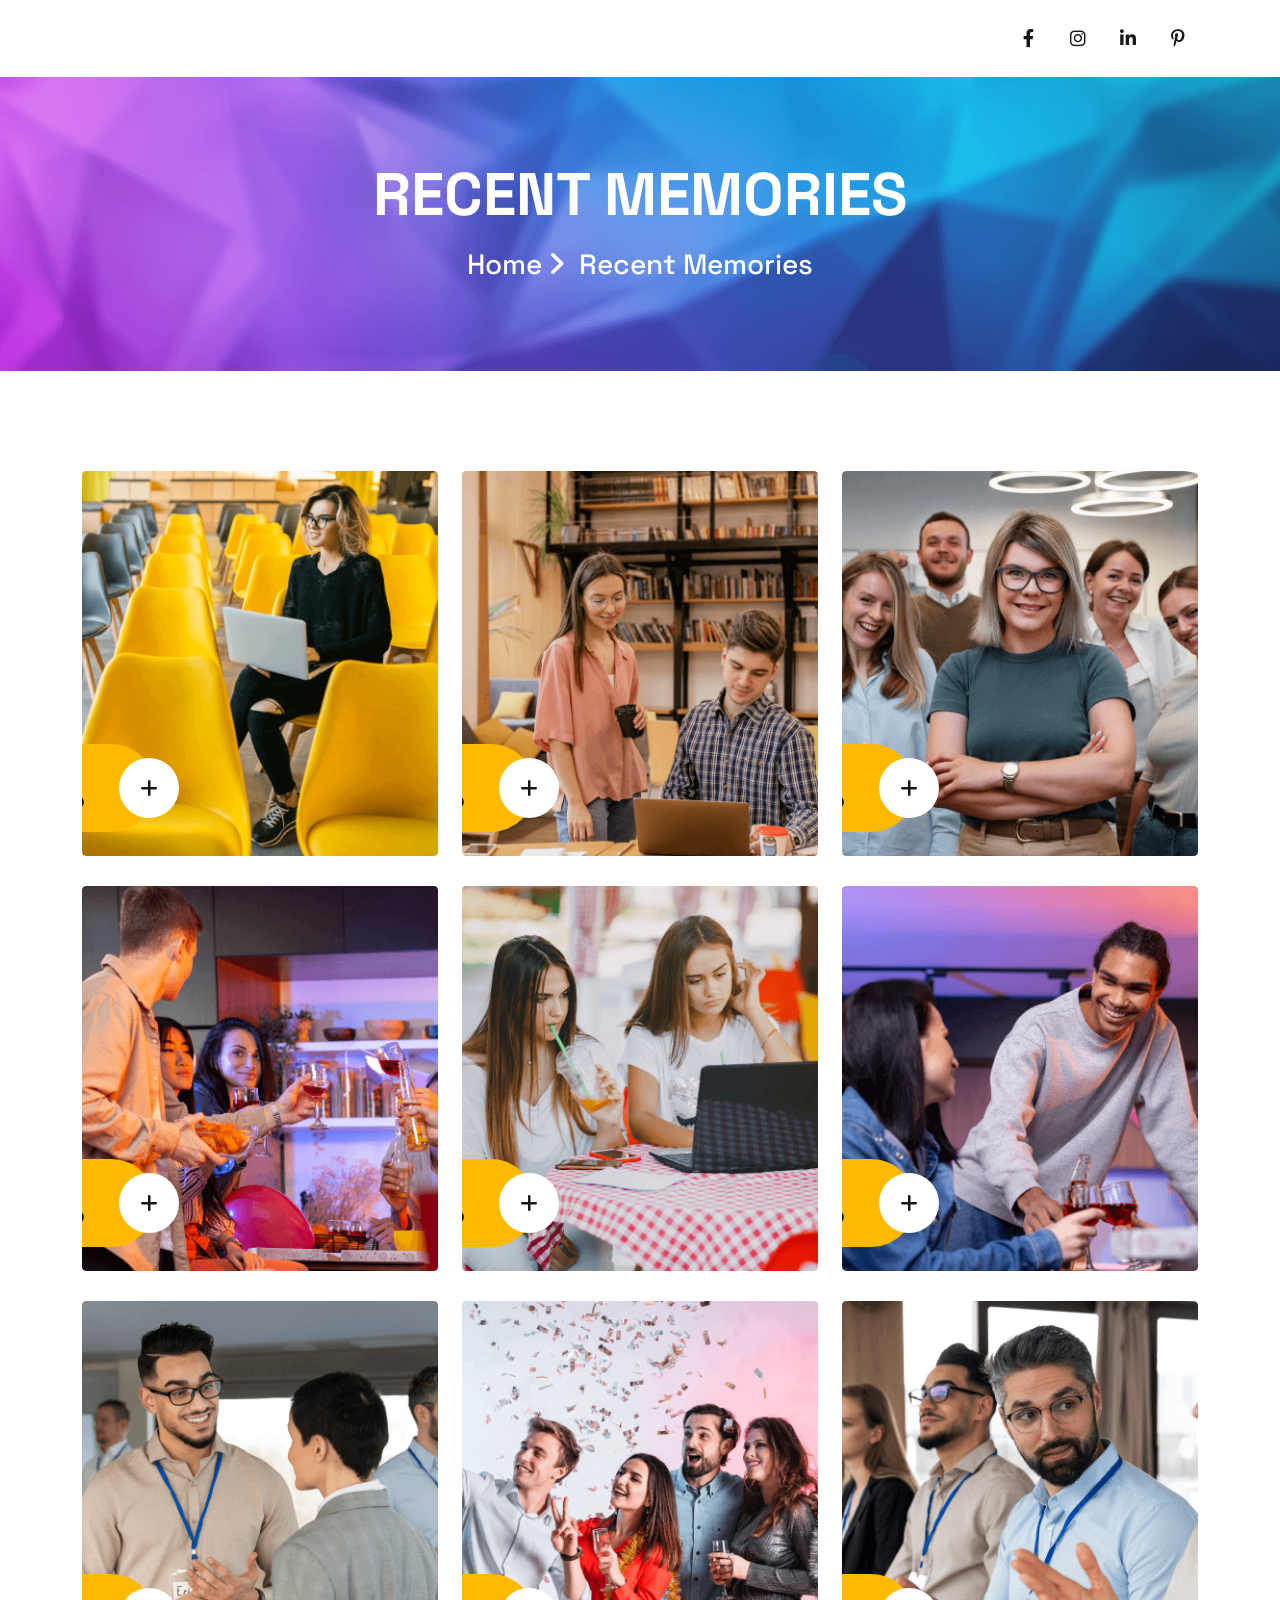
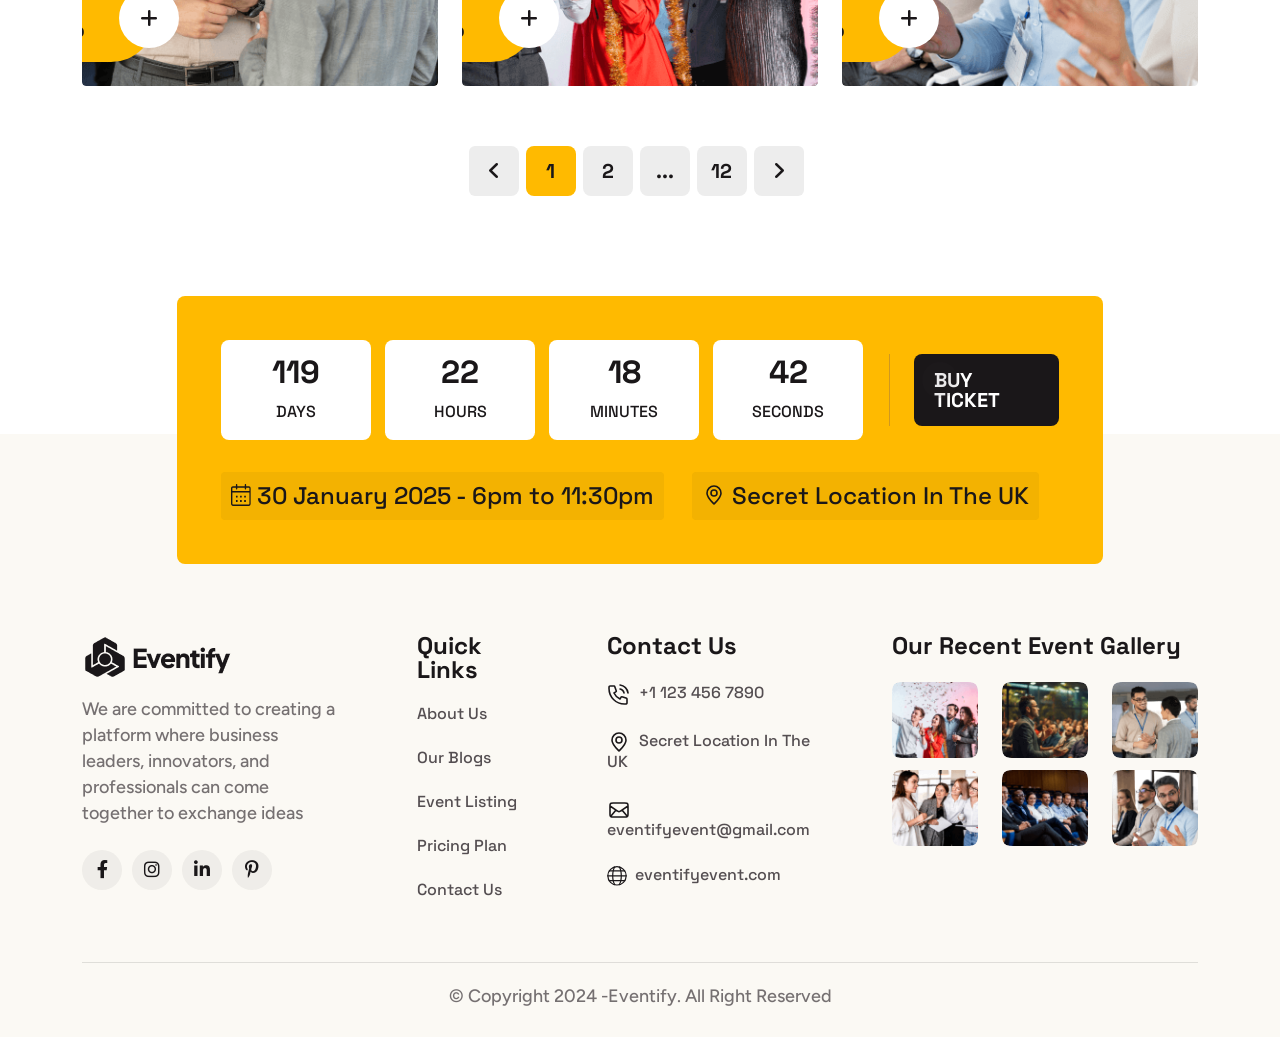
<file: memories.html>
<!DOCTYPE html>
<html lang="en">
	<head>
		<meta charset="UTF-8" />
		<meta name="viewport" content="width=device-width, initial-scale=1.0" />
		<title>Eventify- Event And Conference Theme</title>

		<!--=====FAB ICON=======-->
		<link rel="shortcut icon" href="assets/img/logo/fav-logo1.png" />

		<!--===== CSS LINK =======-->
		<link rel="stylesheet" href="assets/css/vendor/bootstrap.min.css" />
		<link rel="stylesheet" href="assets/css/vendor/aos.css" />
		<link rel="stylesheet" href="assets/css/vendor/fontawesome.css" />
		<link rel="stylesheet" href="assets/css/vendor/magnific-popup.css" />
		<link rel="stylesheet" href="assets/css/vendor/mobile.css" />
		<link rel="stylesheet" href="assets/css/vendor/owlcarousel.min.css" />
		<link rel="stylesheet" href="assets/css/vendor/sidebar.css" />
		<link rel="stylesheet" href="assets/css/vendor/slick-slider.css" />
		<link rel="stylesheet" href="assets/css/vendor/nice-select.css" />
		<link rel="stylesheet" href="assets/css/vendor/odometer.css" />
		<link rel="stylesheet" href="assets/css/main.css" />

		<!--=====  JS SCRIPT LINK =======-->
		<script src="assets/js/vendor/jquery-3.7.1.min.js"></script>
	</head>
	<body class="homepage1-body">
		<!-- Popup Section -->
		<div id="popup" class="popup-overlay d-none">
			<div class="popup-content">
				<span class="close-btn" id="close-popup">&times;</span>
				<div class="popup-icon">
					<img src="assets/img/logo/popup-logo.png" alt="" />
				</div>
				<div class="space32"></div>
				<div class="heading2">
					<h2>Grow your business with our agency</h2>
					<div class="space8"></div>
					<ul>
						<li><img src="assets/img/icons/check3.svg" alt="" />Elevate User Experience Expertise</li>
						<li><img src="assets/img/icons/check3.svg" alt="" /> Elevate Your UI/UX Skills Designer</li>
						<li><img src="assets/img/icons/check3.svg" alt="" />Join Leading UI/UX Event the Year</li>
					</ul>
				</div>
				<div class="space50"></div>
				<a class="vl-btn2" href="contact.html"
					><span class="demo">Buy Ticket Now</span><span class="arrow"><i class="fa-solid fa-arrow-right"></i></span>
				</a>
				<p class="no-thanks">No thanks</p>
			</div>
		</div>
		<!--===== PRELOADER STARTS =======-->
		<div class="preloader">
			<div class="loading-container">
				<div class="loading"></div>
				<div id="loading-icon"><img src="assets/img/logo/preloader.png" alt="" /></div>
			</div>
		</div>
		<!--===== PRELOADER ENDS =======-->

		<!--===== PAGE PROGRESS START=======-->
		<div class="paginacontainer">
			<div class="progress-wrap">
				<svg class="progress-circle svg-content" width="100%" height="100%" viewBox="-1 -1 102 102">
					<path d="M50,1 a49,49 0 0,1 0,98 a49,49 0 0,1 0,-98" />
				</svg>
			</div>
		</div>
		<!--===== PAGE PROGRESS END=======-->

		<!--=====HEADER START=======-->
		<header>
			<div class="header-area homepage1 header header-sticky d-none d-lg-block" id="header">
				<div class="container">
					<div class="row">
						<div class="col-lg-12">
							<div class="header-elements">
								<div class="site-logo">
									<a href="index.html"><img src="assets/img/logo/logo1.png" alt="" /></a>
								</div>
								<div class="main-menu">
									<ul>
										<li>
											<a href="#">Home <i class="fa-solid fa-angle-down"></i></a>
											<div class="tp-submenu">
												<div class="row">
													<div class="col-lg-12">
														<div class="all-images-menu">
															<div class="homemenu-thumb">
																<div class="img1">
																	<img src="assets/img/all-images/demo/demo-img1.png" alt="" />
																</div>
																<div class="homemenu-btn">
																	<a class="vl-btn1" href="index.html">View Demo </a>
																</div>
																<div class="homemenu-text">
																	<a href="index.html">Eventify-Homepage 01</a>
																</div>
															</div>

															<div class="homemenu-thumb">
																<div class="img1">
																	<img src="assets/img/all-images/demo/demo-img2.png" alt="" />
																</div>
																<div class="homemenu-btn">
																	<a class="vl-btn1" href="index2.html">View Demo </a>
																</div>
																<div class="homemenu-text">
																	<a href="index2.html">Eventify-Homepage 02</a>
																</div>
															</div>

															<div class="homemenu-thumb">
																<div class="img1">
																	<img src="assets/img/all-images/demo/demo-img3.png" alt="" />
																</div>
																<div class="homemenu-btn">
																	<a class="vl-btn1" href="index3.html">View Demo </a>
																</div>
																<div class="homemenu-text">
																	<a href="index3.html">Eventify-Homepage 03</a>
																</div>
															</div>

															<div class="homemenu-thumb">
																<div class="img1">
																	<img src="assets/img/all-images/demo/demo-img4.png" alt="" />
																</div>
																<div class="homemenu-btn">
																	<a class="vl-btn1" href="index4.html">View Demo </a>
																</div>
																<div class="homemenu-text">
																	<a href="index4.html">Eventify-Homepage 04</a>
																</div>
															</div>

															<div class="homemenu-thumb" style="margin: 0">
																<div class="img1">
																	<img src="assets/img/all-images/demo/demo-img5.png" alt="" />
																</div>
																<div class="homemenu-btn">
																	<a class="vl-btn1" href="index5.html">View Demo </a>
																</div>
																<div class="homemenu-text">
																	<a href="index5.html">Eventify-Homepage 05</a>
																</div>
															</div>
														</div>

														<div class="all-images-menu">
															<div class="homemenu-thumb">
																<div class="img1">
																	<img src="assets/img/all-images/demo/demo-img6.png" alt="" />
																</div>
																<div class="homemenu-btn">
																	<a class="vl-btn1" href="index6.html">View Demo </a>
																</div>
																<div class="homemenu-text">
																	<a href="index6.html">Eventify-Homepage 06</a>
																</div>
															</div>

															<div class="homemenu-thumb">
																<div class="img1">
																	<img src="assets/img/all-images/demo/demo-img7.png" alt="" />
																</div>
																<div class="homemenu-btn">
																	<a class="vl-btn1" href="index7.html">View Demo </a>
																</div>
																<div class="homemenu-text">
																	<a href="index7.html">Eventify-Homepage 07</a>
																</div>
															</div>

															<div class="homemenu-thumb">
																<div class="img1">
																	<img src="assets/img/all-images/demo/demo-img8.png" alt="" />
																</div>
																<div class="homemenu-btn">
																	<a class="vl-btn1" href="index8.html">View Demo </a>
																</div>
																<div class="homemenu-text">
																	<a href="index8.html">Eventify-Homepage 08</a>
																</div>
															</div>

															<div class="homemenu-thumb">
																<div class="img1">
																	<img src="assets/img/all-images/demo/demo-img9.png" alt="" />
																</div>
																<div class="homemenu-btn">
																	<a class="vl-btn1" href="index9.html">View Demo </a>
																</div>
																<div class="homemenu-text">
																	<a href="index9.html">Eventify-Homepage 09</a>
																</div>
															</div>

															<div class="homemenu-thumb" style="margin: 0">
																<div class="img1">
																	<img src="assets/img/all-images/demo/demo-img10.png" alt="" />
																</div>
																<div class="homemenu-btn">
																	<a class="vl-btn1" href="index10.html">View Demo </a>
																</div>
																<div class="homemenu-text">
																	<a href="index10.html">Eventify-Homepage 10</a>
																</div>
															</div>
														</div>
													</div>
												</div>
											</div>
										</li>
										<li><a href="about.html">About Event</a></li>
										<li>
											<a href="#">Speakers <i class="fa-solid fa-angle-down"></i></a>
											<ul class="dropdown-padding">
												<li><a href="speakers.html">Speakers</a></li>
												<li><a href="speakers-single.html">Speakers Details</a></li>
											</ul>
										</li>

										<li>
											<a href="#">Schedule <i class="fa-solid fa-angle-down"></i></a>
											<ul class="dropdown-padding">
												<li><a href="event.html">Our Event</a></li>
												<li><a href="event-schedule.html">Event Schedule</a></li>
												<li><a href="event-single.html">Event Details</a></li>
											</ul>
										</li>
										<li>
											<a href="#">Blogs <i class="fa-solid fa-angle-down"></i></a>
											<ul class="dropdown-padding">
												<li><a href="blog.html">Our Blog</a></li>
												<li><a href="blog-single.html">Blog Details</a></li>
											</ul>
										</li>
										<li>
											<a href="#">Pages <i class="fa-solid fa-angle-down"></i></a>
											<ul class="dropdown-padding">
												<li><a href="memories.html">Our Memories</a></li>
												<li><a href="pricing-plan.html">Pricing Plan</a></li>
												<li><a href="faq.html">FAQ,s</a></li>
												<li><a href="contact.html">Contact Us</a></li>
											</ul>
										</li>
									</ul>
								</div>
								<div class="btn-area">
									<div class="search-icon header__search header-search-btn">
										<a href="#"><img src="assets/img/icons/search1.svg" alt="" /></a>
									</div>
									<ul>
										<li>
											<a href="#"><i class="fa-brands fa-facebook-f"></i></a>
										</li>
										<li>
											<a href="#"><i class="fa-brands fa-instagram"></i></a>
										</li>
										<li>
											<a href="#"><i class="fa-brands fa-linkedin-in"></i></a>
										</li>
										<li>
											<a href="#" class="m-0"><i class="fa-brands fa-pinterest-p"></i></a>
										</li>
									</ul>
								</div>

								<div class="header-search-form-wrapper">
									<div class="tx-search-close tx-close"><i class="fa-solid fa-xmark"></i></div>
									<div class="header-search-container">
										<form role="search" class="search-form">
											<input type="search" class="search-field" placeholder="Search …" value="" name="s" />
											<button type="submit" class="search-submit"><img src="assets/img/icons/search1.svg" alt="" /></button>
										</form>
									</div>
								</div>
								<div class="body-overlay"></div>
							</div>
						</div>
					</div>
				</div>
			</div>
		</header>
		<!--=====HEADER END =======-->

		<!--===== MOBILE HEADER STARTS =======-->
		<div class="mobile-header mobile-haeder1 d-block d-lg-none">
			<div class="container-fluid">
				<div class="col-12">
					<div class="mobile-header-elements">
						<div class="mobile-logo">
							<a href="index.html"><img src="assets/img/logo/logo1.png" alt="" /></a>
						</div>
						<div class="mobile-nav-icon dots-menu">
							<i class="fa-solid fa-bars-staggered"></i>
						</div>
					</div>
				</div>
			</div>
		</div>

		<div class="mobile-sidebar mobile-sidebar1">
			<div class="logosicon-area">
				<div class="logos">
					<img src="assets/img/logo/logo2.png" alt="" />
				</div>
				<div class="menu-close">
					<i class="fa-solid fa-xmark"></i>
				</div>
			</div>
			<div class="mobile-nav mobile-nav1">
				<ul class="mobile-nav-list nav-list1">
					<li>
						<a href="#">Home </a>
						<ul class="sub-menu">
							<li><a href="index.html">Home One</a></li>
							<li><a href="index2.html">Home Two</a></li>
							<li><a href="index3.html">Home Three</a></li>
							<li><a href="index4.html">Home Four</a></li>
							<li><a href="index5.html">Home Five</a></li>
							<li><a href="index6.html">Home Six</a></li>
							<li><a href="index7.html">Home Seven</a></li>
							<li><a href="index8.html">Home Eight</a></li>
							<li><a href="index9.html">Home Nine</a></li>
							<li><a href="index10.html">Home Ten</a></li>
						</ul>
					</li>
					<li><a href="about.html">About Event</a></li>
					<li>
						<a href="features.html">Speakers</a>
						<ul class="sub-menu">
							<li><a href="speakers.html">Speakers</a></li>
							<li><a href="speakers-single.html">Speakers Details</a></li>
						</ul>
					</li>
					<li>
						<a href="features.html">Schedule</a>
						<ul class="sub-menu">
							<li><a href="event.html">Our Event</a></li>
							<li><a href="event-schedule.html">Event Schedule</a></li>
							<li><a href="event-single.html">Event Details</a></li>
						</ul>
					</li>
					<li>
						<a href="#">Blogs</a>
						<ul class="sub-menu">
							<li><a href="blog.html">Our Blog</a></li>
							<li><a href="blog-single.html">Blog Details</a></li>
						</ul>
					</li>
					<li>
						<a href="#">Pages</a>
						<ul class="sub-menu">
							<li><a href="memories.html">Our Memories</a></li>
							<li><a href="pricing-plan.html">Pricing Plan</a></li>
							<li><a href="faq.html">FAQ,s</a></li>
							<li><a href="contact.html">Contact Us</a></li>
						</ul>
					</li>
					<li><a href="contact.html">Contact Us</a></li>
				</ul>
				<div class="allmobilesection">
					<a href="contact.html" class="vl-btn1">Contact Now</a>
					<div class="single-footer">
						<h3>Contact Info</h3>
						<div class="footer1-contact-info">
							<div class="contact-info-single">
								<div class="contact-info-icon">
									<span><i class="fa-solid fa-phone-volume"></i></span>
								</div>
								<div class="contact-info-text">
									<a href="tel:+3(924)4596512">+3(924)4596512</a>
								</div>
							</div>
							<div class="contact-info-single">
								<div class="contact-info-icon">
									<span><i class="fa-solid fa-envelope"></i></span>
								</div>
								<div class="contact-info-text">
									<a href="mailto:info@example.com">info@example.com</a>
								</div>
							</div>
							<div class="single-footer">
								<h3>Our Location</h3>
								<div class="contact-info-single">
									<div class="contact-info-icon">
										<span><i class="fa-solid fa-location-dot"></i></span>
									</div>
									<div class="contact-info-text">
										<a href="mailto:info@example.com"
											>55 East Birchwood Ave.Brooklyn, <br />
											New York 11201,United States</a
										>
									</div>
								</div>
							</div>
							<div class="single-footer">
								<h3>Social Links</h3>
								<div class="social-links-mobile-menu">
									<ul>
										<li>
											<a href="#"><i class="fa-brands fa-facebook-f"></i></a>
										</li>
										<li>
											<a href="#"><i class="fa-brands fa-instagram"></i></a>
										</li>
										<li>
											<a href="#"><i class="fa-brands fa-linkedin-in"></i></a>
										</li>
										<li>
											<a href="#"><i class="fa-brands fa-youtube"></i></a>
										</li>
									</ul>
								</div>
							</div>
						</div>
					</div>
				</div>
			</div>
		</div>
		<!--===== MOBILE HEADER STARTS =======-->

		<!--===== HERO AREA STARTS =======-->
		<div class="inner-page-header" style="background-image: url(assets/img/bg/header-bg11.png)">
			<div class="container">
				<div class="row">
					<div class="col-lg-6 m-auto">
						<div class="heading1 text-center">
							<h1>Recent Memories</h1>
							<div class="space20"></div>
							<a href="index.html">Home <i class="fa-solid fa-angle-right"></i> <span>Recent Memories</span></a>
						</div>
					</div>
				</div>
			</div>
		</div>
		<!--===== HERO AREA ENDS =======-->

		<!--===== MEMORY AREA STARTS =======-->
		<div class="memory-inner-section-area sp1">
			<div class="container">
				<div class="row">
					<div class="col-lg-4 col-md-6">
						<div class="memory3-boxarea">
							<div class="img1">
								<img src="assets/img/all-images/memory/memory-img4.png" alt="" />
							</div>
							<div class="content-area">
								<p>Event 2024</p>
								<div class="space12"></div>
								<a href="event-single.html">Freelancer Meetup</a>
								<div class="plus">
									<a href="event-single.html"><i class="fa-solid fa-plus"></i></a>
								</div>
							</div>
						</div>
					</div>
					<div class="col-lg-4 col-md-6">
						<div class="memory3-boxarea">
							<div class="img1">
								<img src="assets/img/all-images/memory/memory-img5.png" alt="" />
							</div>
							<div class="content-area">
								<p>Event 2024</p>
								<div class="space12"></div>
								<a href="event-single.html">Freelancer Meetup</a>
								<div class="plus">
									<a href="event-single.html"><i class="fa-solid fa-plus"></i></a>
								</div>
							</div>
						</div>
					</div>
					<div class="col-lg-4 col-md-6">
						<div class="memory3-boxarea">
							<div class="img1">
								<img src="assets/img/all-images/memory/memory-img6.png" alt="" />
							</div>
							<div class="content-area">
								<p>Event 2024</p>
								<div class="space12"></div>
								<a href="event-single.html">Freelancer Meetup</a>
								<div class="plus">
									<a href="event-single.html"><i class="fa-solid fa-plus"></i></a>
								</div>
							</div>
						</div>
					</div>
					<div class="col-lg-4 col-md-6">
						<div class="memory3-boxarea">
							<div class="img1">
								<img src="assets/img/all-images/memory/memory-img7.png" alt="" />
							</div>
							<div class="content-area">
								<p>Event 2024</p>
								<div class="space12"></div>
								<a href="event-single.html">Freelancer Meetup</a>
								<div class="plus">
									<a href="event-single.html"><i class="fa-solid fa-plus"></i></a>
								</div>
							</div>
						</div>
					</div>
					<div class="col-lg-4 col-md-6">
						<div class="memory3-boxarea">
							<div class="img1">
								<img src="assets/img/all-images/memory/memory-img8.png" alt="" />
							</div>
							<div class="content-area">
								<p>Event 2024</p>
								<div class="space12"></div>
								<a href="event-single.html">Freelancer Meetup</a>
								<div class="plus">
									<a href="event-single.html"><i class="fa-solid fa-plus"></i></a>
								</div>
							</div>
						</div>
					</div>
					<div class="col-lg-4 col-md-6">
						<div class="memory3-boxarea">
							<div class="img1">
								<img src="assets/img/all-images/memory/memory-img9.png" alt="" />
							</div>
							<div class="content-area">
								<p>Event 2024</p>
								<div class="space12"></div>
								<a href="event-single.html">Freelancer Meetup</a>
								<div class="plus">
									<a href="event-single.html"><i class="fa-solid fa-plus"></i></a>
								</div>
							</div>
						</div>
					</div>
					<div class="col-lg-4 col-md-6">
						<div class="memory3-boxarea">
							<div class="img1">
								<img src="assets/img/all-images/memory/memory-img10.png" alt="" />
							</div>
							<div class="content-area">
								<p>Event 2024</p>
								<div class="space12"></div>
								<a href="event-single.html">Freelancer Meetup</a>
								<div class="plus">
									<a href="event-single.html"><i class="fa-solid fa-plus"></i></a>
								</div>
							</div>
						</div>
					</div>
					<div class="col-lg-4 col-md-6">
						<div class="memory3-boxarea">
							<div class="img1">
								<img src="assets/img/all-images/memory/memory-img11.png" alt="" />
							</div>
							<div class="content-area">
								<p>Event 2024</p>
								<div class="space12"></div>
								<a href="event-single.html">Freelancer Meetup</a>
								<div class="plus">
									<a href="event-single.html"><i class="fa-solid fa-plus"></i></a>
								</div>
							</div>
						</div>
					</div>
					<div class="col-lg-4 col-md-6">
						<div class="memory3-boxarea">
							<div class="img1">
								<img src="assets/img/all-images/memory/memory-img12.png" alt="" />
							</div>
							<div class="content-area">
								<p>Event 2024</p>
								<div class="space12"></div>
								<a href="event-single.html">Freelancer Meetup</a>
								<div class="plus">
									<a href="event-single.html"><i class="fa-solid fa-plus"></i></a>
								</div>
							</div>
						</div>
					</div>
					<div class="space30"></div>
					<div class="pagination-area">
						<nav aria-label="Page navigation example">
							<ul class="pagination">
								<li class="page-item">
									<a class="page-link" href="#" aria-label="Previous">
										<i class="fa-solid fa-angle-left"></i>
									</a>
								</li>
								<li class="page-item"><a class="page-link active" href="#">1</a></li>
								<li class="page-item"><a class="page-link" href="#">2</a></li>
								<li class="page-item"><a class="page-link" href="#">...</a></li>
								<li class="page-item"><a class="page-link" href="#">12</a></li>
								<li class="page-item">
									<a class="page-link" href="#" aria-label="Next">
										<i class="fa-solid fa-angle-right"></i>
									</a>
								</li>
							</ul>
						</nav>
					</div>
				</div>
			</div>
		</div>
		<!--===== MEMORY AREA ENDS =======-->

		<!--===== CTA AREA STARTS =======-->
		<div class="cta1-section-area d-lg-block d-block">
			<div class="container">
				<div class="row">
					<div class="col-lg-10 m-auto">
						<div class="cta1-main-boxarea">
							<div class="timer-btn-area">
								<div class="timer">
									<div class="time-box">
										<span id="days1" class="time-value">119</span>
										<br />
									</div>
									<div class="space14"></div>
									<div class="time-box">
										<span id="hours1" class="time-value">22</span>
										<br />
									</div>
									<div class="space14"></div>
									<div class="time-box">
										<span id="minutes1" class="time-value">18</span>
										<br />
									</div>
									<div class="space14"></div>
									<div class="time-box" style="margin: 0 26px 0 0">
										<span id="seconds1" class="time-value">44</span>
										<br />
									</div>
								</div>
								<div class="btn-area1">
									<a href="pricing-plan.html" class="vl-btn1">Buy Ticket</a>
								</div>
							</div>
							<ul>
								<li>
									<a href="#"><img src="assets/img/icons/calender1.svg" alt="" />30 January 2025 - 6pm to 11:30pm</a>
								</li>
								<li class="m-0">
									<a href="#"><img src="assets/img/icons/location1.svg" alt="" />Secret Location In The UK</a>
								</li>
							</ul>
						</div>
					</div>
				</div>
			</div>
		</div>
		<!--===== CTA AREA ENDS =======-->

		<!--===== CTA AREA STARTS =======-->
		<div class="cta1-section-area d-lg-none d-block">
			<div class="container">
				<div class="row">
					<div class="col-lg-10 m-auto">
						<div class="cta1-main-boxarea">
							<div class="timer-btn-area">
								<div class="timer">
									<div class="time-box">
										<span id="days" class="time-value">119</span>
										<br />
									</div>
									<div class="space14"></div>
									<div class="time-box">
										<span id="hours" class="time-value">22</span>
										<br />
									</div>
									<div class="space14"></div>
									<div class="time-box">
										<span id="minutes" class="time-value">18</span>
										<br />
									</div>
									<div class="space14"></div>
									<div class="time-box" style="margin: 0 26px 0 0">
										<span id="seconds" class="time-value">44</span>
										<br />
									</div>
								</div>
								<div class="btn-area1">
									<a href="pricing-plan.html" class="vl-btn1">Buy Ticket</a>
								</div>
							</div>
							<ul>
								<li>
									<a href="#"><img src="assets/img/icons/calender1.svg" alt="" />30 January 2025 - 6pm to 11:30pm</a>
								</li>
								<li class="m-0">
									<a href="#"><img src="assets/img/icons/location1.svg" alt="" />Secret Location In The UK</a>
								</li>
							</ul>
						</div>
					</div>
				</div>
			</div>
		</div>
		<!--===== CTA AREA ENDS =======-->

		<!--===== FOOTER AREA STARTS =======-->
		<div class="footer1-sertion-area">
			<div class="container">
				<div class="row">
					<div class="col-lg-3 col-md-6">
						<div class="footer-logo-area">
							<img src="assets/img/logo/logo2.png" alt="" />
							<div class="space16"></div>
							<p>We are committed to creating a platform where business leaders, innovators, and professionals can come together to exchange ideas</p>
							<div class="space24"></div>
							<ul>
								<li>
									<a href="#"><i class="fa-brands fa-facebook-f"></i></a>
								</li>
								<li>
									<a href="#"><i class="fa-brands fa-instagram"></i></a>
								</li>
								<li>
									<a href="#"><i class="fa-brands fa-linkedin-in"></i></a>
								</li>
								<li>
									<a href="#" class="m-0"><i class="fa-brands fa-pinterest-p"></i></a>
								</li>
							</ul>
						</div>
					</div>
					<div class="col-lg-2 col-md-6">
						<div class="link-content">
							<h3>Quick Links</h3>
							<ul>
								<li><a href="about.html">About Us</a></li>
								<li><a href="blog.html">Our Blogs</a></li>
								<li><a href="event.html">Event Listing</a></li>
								<li><a href="pricing-plan.html">Pricing Plan</a></li>
								<li><a href="contact.html">Contact Us</a></li>
							</ul>
						</div>
					</div>

					<div class="col-lg-3 col-md-6">
						<div class="link-content2">
							<h3>Contact Us</h3>
							<ul>
								<li>
									<a href="tel:+11234567890"><img src="assets/img/icons/phn1.svg" alt="" />+1 123 456 7890</a>
								</li>
								<li>
									<a href="#"><img src="assets/img/icons/location1.svg" alt="" />Secret Location In The UK</a>
								</li>
								<li>
									<a href="mailto:eventifyevent@gmail.com"><img src="assets/img/icons/mail1.svg" alt="" />eventifyevent@gmail.com</a>
								</li>
								<li>
									<a href="#"> <img src="assets/img/icons/world1.svg" alt="" />eventifyevent.com</a>
								</li>
							</ul>
						</div>
					</div>
					<div class="col-lg-4 col-md-6">
						<div class="footer-social-box">
							<h3>Our Recent Event Gallery</h3>
							<div class="space12"></div>
							<div class="row">
								<div class="col-lg-4 col-md-4 col-4">
									<div class="img1">
										<img src="assets/img/all-images/footer/footer-img1.png" alt="" />
										<div class="icons">
											<a href="#"><i class="fa-brands fa-instagram"></i></a>
										</div>
									</div>
								</div>
								<div class="col-lg-4 col-md-4 col-4">
									<div class="img1">
										<img src="assets/img/all-images/footer/footer-img2.png" alt="" />
										<div class="icons">
											<a href="#"><i class="fa-brands fa-instagram"></i></a>
										</div>
									</div>
								</div>
								<div class="col-lg-4 col-md-4 col-4">
									<div class="img1">
										<img src="assets/img/all-images/footer/footer-img3.png" alt="" />
										<div class="icons">
											<a href="#"><i class="fa-brands fa-instagram"></i></a>
										</div>
									</div>
								</div>
								<div class="col-lg-4 col-md-4 col-4">
									<div class="img1">
										<img src="assets/img/all-images/footer/footer-img4.png" alt="" />
										<div class="icons">
											<a href="#"><i class="fa-brands fa-instagram"></i></a>
										</div>
									</div>
								</div>
								<div class="col-lg-4 col-md-4 col-4">
									<div class="img1">
										<img src="assets/img/all-images/footer/footer-img5.png" alt="" />
										<div class="icons">
											<a href="#"><i class="fa-brands fa-instagram"></i></a>
										</div>
									</div>
								</div>
								<div class="col-lg-4 col-md-4 col-4">
									<div class="img1">
										<img src="assets/img/all-images/footer/footer-img6.png" alt="" />
										<div class="icons">
											<a href="#"><i class="fa-brands fa-instagram"></i></a>
										</div>
									</div>
								</div>
							</div>
						</div>
					</div>
				</div>
				<div class="space60"></div>
				<div class="row">
					<div class="col-lg-12">
						<div class="copyright">
							<p>&copy; Copyright 2024 -Eventify. All Right Reserved</p>
						</div>
					</div>
				</div>
			</div>
		</div>
		<!--===== FOOTER AREA ENDS =======-->

		<!--===== JS SCRIPT LINK =======-->
		<script src="assets/js/vendor/bootstrap.min.js"></script>
		<script src="assets/js/vendor/fontawesome.js"></script>
		<script src="assets/js/vendor/aos.js"></script>
		<script src="assets/js/vendor/jquery.appear.js"></script>
		<script src="assets/js/vendor/jquery.odometer.min.js"></script>
		<script src="assets/js/vendor/sidebar.js"></script>
		<script src="assets/js/vendor/magnific-popup.js"></script>
		<script src="assets/js/vendor/gsap.min.js"></script>
		<script src="assets/js/vendor/ScrollTrigger.min.js"></script>
		<script src="assets/js/vendor/Splitetext.js"></script>
		<script src="assets/js/vendor/mobilemenu.js"></script>
		<script src="assets/js/vendor/owlcarousel.min.js"></script>
		<script src="assets/js/vendor/nice-select.js"></script>
		<script src="assets/js/vendor/waypoints.js"></script>
		<script src="assets/js/vendor/slick-slider.js"></script>
		<script src="assets/js/vendor/circle-progress.js"></script>
		<script src="assets/js/main.js"></script>
	</body>
</html>
</file>
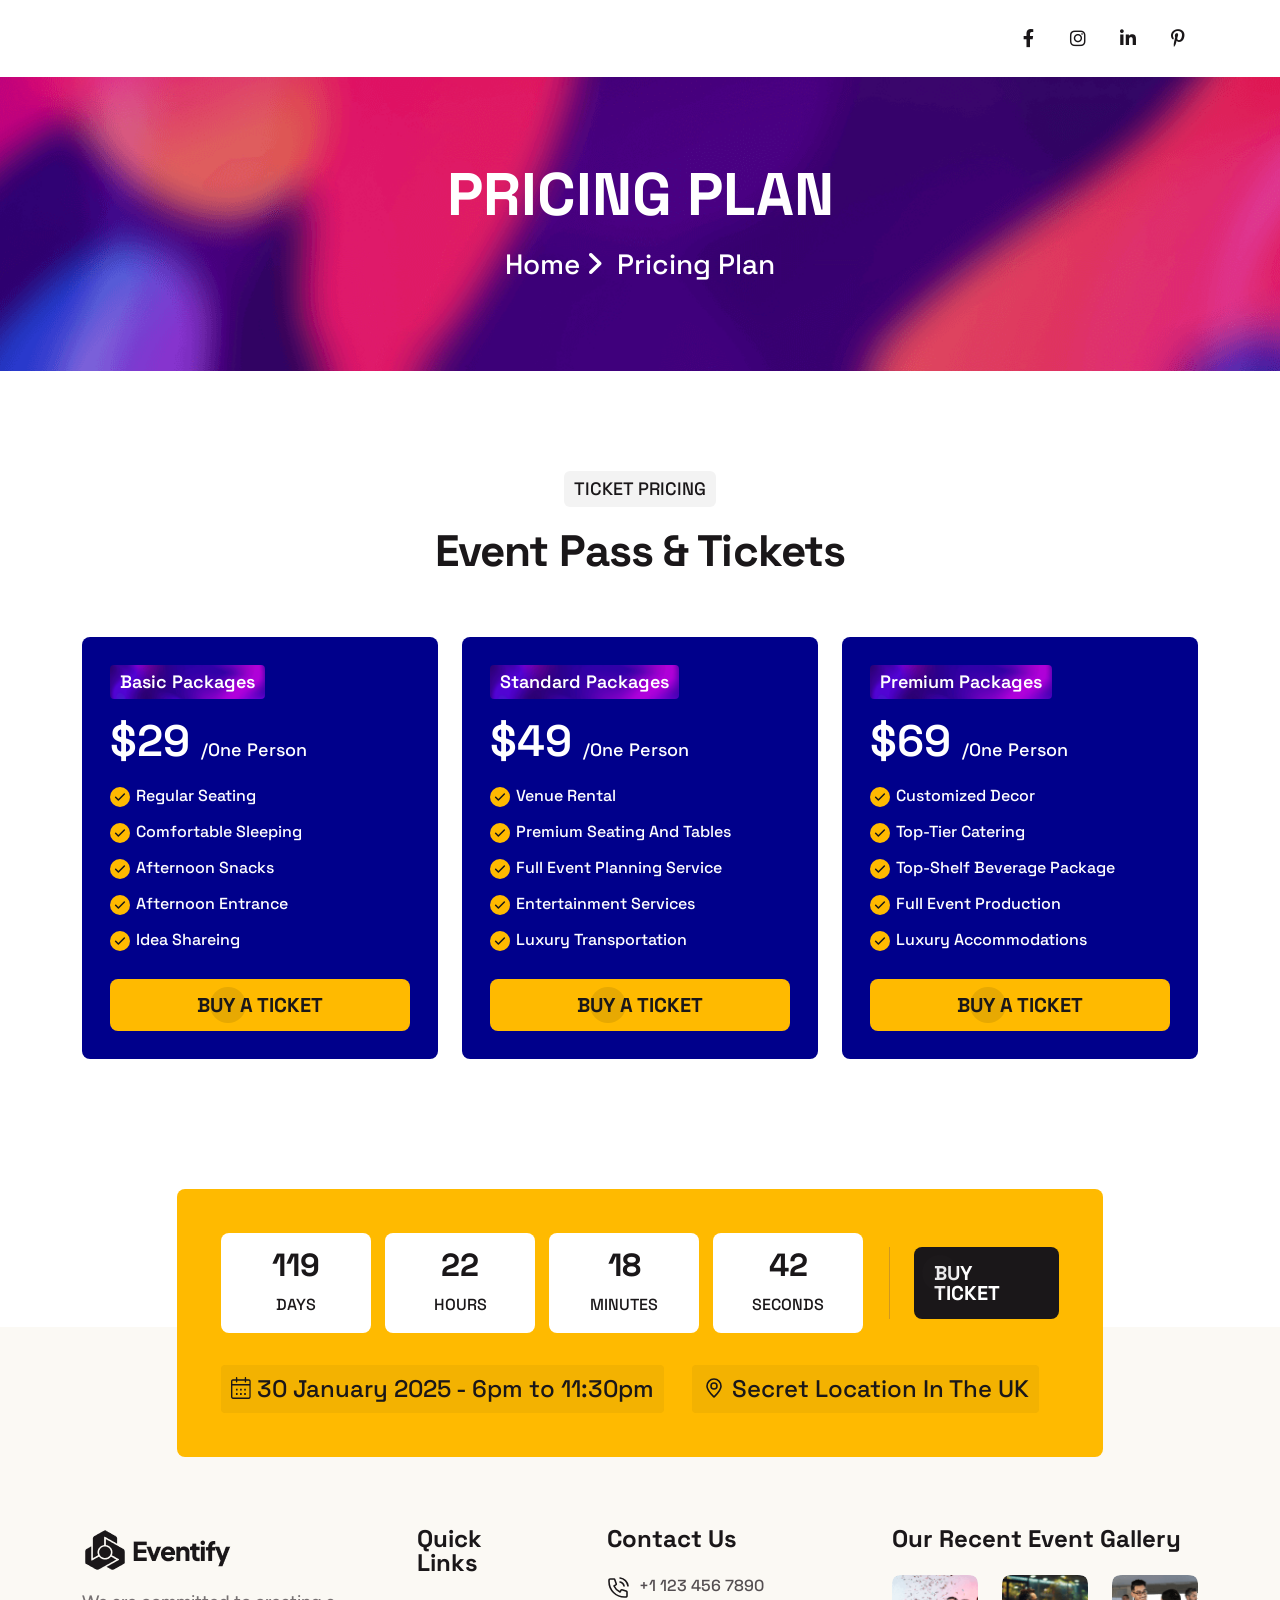
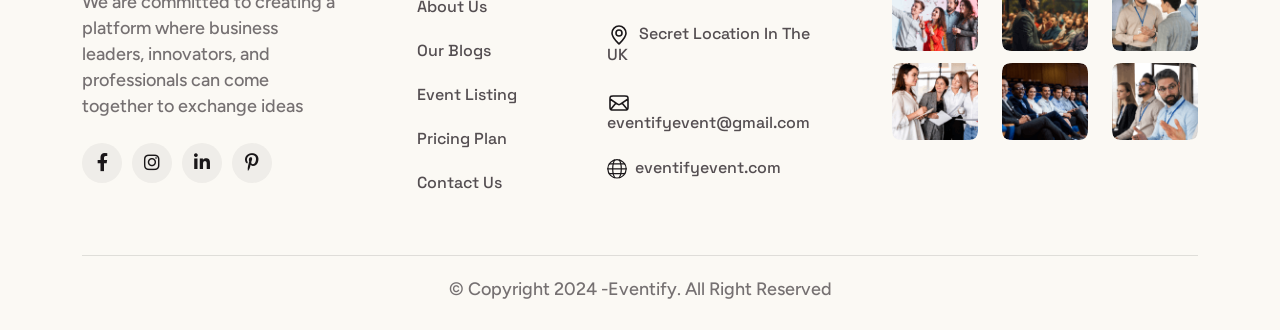
<file: pricing-plan.html>
<!DOCTYPE html>
<html lang="en">
	<head>
		<meta charset="UTF-8" />
		<meta name="viewport" content="width=device-width, initial-scale=1.0" />
		<title>Eventify- Event And Conference Theme</title>

		<!--=====FAB ICON=======-->
		<link rel="shortcut icon" href="assets/img/logo/fav-logo1.png" />

		<!--===== CSS LINK =======-->
		<link rel="stylesheet" href="assets/css/vendor/bootstrap.min.css" />
		<link rel="stylesheet" href="assets/css/vendor/aos.css" />
		<link rel="stylesheet" href="assets/css/vendor/fontawesome.css" />
		<link rel="stylesheet" href="assets/css/vendor/magnific-popup.css" />
		<link rel="stylesheet" href="assets/css/vendor/mobile.css" />
		<link rel="stylesheet" href="assets/css/vendor/owlcarousel.min.css" />
		<link rel="stylesheet" href="assets/css/vendor/sidebar.css" />
		<link rel="stylesheet" href="assets/css/vendor/slick-slider.css" />
		<link rel="stylesheet" href="assets/css/vendor/nice-select.css" />
		<link rel="stylesheet" href="assets/css/vendor/odometer.css" />
		<link rel="stylesheet" href="assets/css/main.css" />

		<!--=====  JS SCRIPT LINK =======-->
		<script src="assets/js/vendor/jquery-3.7.1.min.js"></script>
	</head>
	<body class="homepage1-body">
		<!-- Popup Section -->
		<div id="popup" class="popup-overlay d-none">
			<div class="popup-content">
				<span class="close-btn" id="close-popup">&times;</span>
				<div class="popup-icon">
					<img src="assets/img/logo/popup-logo.png" alt="" />
				</div>
				<div class="space32"></div>
				<div class="heading2">
					<h2>Grow your business with our agency</h2>
					<div class="space8"></div>
					<ul>
						<li><img src="assets/img/icons/check3.svg" alt="" />Elevate User Experience Expertise</li>
						<li><img src="assets/img/icons/check3.svg" alt="" /> Elevate Your UI/UX Skills Designer</li>
						<li><img src="assets/img/icons/check3.svg" alt="" />Join Leading UI/UX Event the Year</li>
					</ul>
				</div>
				<div class="space50"></div>
				<a class="vl-btn2" href="contact.html"
					><span class="demo">Buy Ticket Now</span><span class="arrow"><i class="fa-solid fa-arrow-right"></i></span>
				</a>
				<p class="no-thanks">No thanks</p>
			</div>
		</div>
		<!--===== PRELOADER STARTS =======-->
		<div class="preloader">
			<div class="loading-container">
				<div class="loading"></div>
				<div id="loading-icon"><img src="assets/img/logo/preloader.png" alt="" /></div>
			</div>
		</div>
		<!--===== PRELOADER ENDS =======-->

		<!--===== PAGE PROGRESS START=======-->
		<div class="paginacontainer">
			<div class="progress-wrap">
				<svg class="progress-circle svg-content" width="100%" height="100%" viewBox="-1 -1 102 102">
					<path d="M50,1 a49,49 0 0,1 0,98 a49,49 0 0,1 0,-98" />
				</svg>
			</div>
		</div>
		<!--===== PAGE PROGRESS END=======-->

		<!--=====HEADER START=======-->
		<header>
			<div class="header-area homepage1 header header-sticky d-none d-lg-block" id="header">
				<div class="container">
					<div class="row">
						<div class="col-lg-12">
							<div class="header-elements">
								<div class="site-logo">
									<a href="index.html"><img src="assets/img/logo/logo1.png" alt="" /></a>
								</div>
								<div class="main-menu">
									<ul>
										<li>
											<a href="#">Home <i class="fa-solid fa-angle-down"></i></a>
											<div class="tp-submenu">
												<div class="row">
													<div class="col-lg-12">
														<div class="all-images-menu">
															<div class="homemenu-thumb">
																<div class="img1">
																	<img src="assets/img/all-images/demo/demo-img1.png" alt="" />
																</div>
																<div class="homemenu-btn">
																	<a class="vl-btn1" href="index.html">View Demo </a>
																</div>
																<div class="homemenu-text">
																	<a href="index.html">Eventify-Homepage 01</a>
																</div>
															</div>

															<div class="homemenu-thumb">
																<div class="img1">
																	<img src="assets/img/all-images/demo/demo-img2.png" alt="" />
																</div>
																<div class="homemenu-btn">
																	<a class="vl-btn1" href="index2.html">View Demo </a>
																</div>
																<div class="homemenu-text">
																	<a href="index2.html">Eventify-Homepage 02</a>
																</div>
															</div>

															<div class="homemenu-thumb">
																<div class="img1">
																	<img src="assets/img/all-images/demo/demo-img3.png" alt="" />
																</div>
																<div class="homemenu-btn">
																	<a class="vl-btn1" href="index3.html">View Demo </a>
																</div>
																<div class="homemenu-text">
																	<a href="index3.html">Eventify-Homepage 03</a>
																</div>
															</div>

															<div class="homemenu-thumb">
																<div class="img1">
																	<img src="assets/img/all-images/demo/demo-img4.png" alt="" />
																</div>
																<div class="homemenu-btn">
																	<a class="vl-btn1" href="index4.html">View Demo </a>
																</div>
																<div class="homemenu-text">
																	<a href="index4.html">Eventify-Homepage 04</a>
																</div>
															</div>

															<div class="homemenu-thumb" style="margin: 0">
																<div class="img1">
																	<img src="assets/img/all-images/demo/demo-img5.png" alt="" />
																</div>
																<div class="homemenu-btn">
																	<a class="vl-btn1" href="index5.html">View Demo </a>
																</div>
																<div class="homemenu-text">
																	<a href="index5.html">Eventify-Homepage 05</a>
																</div>
															</div>
														</div>

														<div class="all-images-menu">
															<div class="homemenu-thumb">
																<div class="img1">
																	<img src="assets/img/all-images/demo/demo-img6.png" alt="" />
																</div>
																<div class="homemenu-btn">
																	<a class="vl-btn1" href="index6.html">View Demo </a>
																</div>
																<div class="homemenu-text">
																	<a href="index6.html">Eventify-Homepage 06</a>
																</div>
															</div>

															<div class="homemenu-thumb">
																<div class="img1">
																	<img src="assets/img/all-images/demo/demo-img7.png" alt="" />
																</div>
																<div class="homemenu-btn">
																	<a class="vl-btn1" href="index7.html">View Demo </a>
																</div>
																<div class="homemenu-text">
																	<a href="index7.html">Eventify-Homepage 07</a>
																</div>
															</div>

															<div class="homemenu-thumb">
																<div class="img1">
																	<img src="assets/img/all-images/demo/demo-img8.png" alt="" />
																</div>
																<div class="homemenu-btn">
																	<a class="vl-btn1" href="index8.html">View Demo </a>
																</div>
																<div class="homemenu-text">
																	<a href="index8.html">Eventify-Homepage 08</a>
																</div>
															</div>

															<div class="homemenu-thumb">
																<div class="img1">
																	<img src="assets/img/all-images/demo/demo-img9.png" alt="" />
																</div>
																<div class="homemenu-btn">
																	<a class="vl-btn1" href="index9.html">View Demo </a>
																</div>
																<div class="homemenu-text">
																	<a href="index9.html">Eventify-Homepage 09</a>
																</div>
															</div>

															<div class="homemenu-thumb" style="margin: 0">
																<div class="img1">
																	<img src="assets/img/all-images/demo/demo-img10.png" alt="" />
																</div>
																<div class="homemenu-btn">
																	<a class="vl-btn1" href="index10.html">View Demo </a>
																</div>
																<div class="homemenu-text">
																	<a href="index10.html">Eventify-Homepage 10</a>
																</div>
															</div>
														</div>
													</div>
												</div>
											</div>
										</li>
										<li><a href="about.html">About Event</a></li>
										<li>
											<a href="#">Speakers <i class="fa-solid fa-angle-down"></i></a>
											<ul class="dropdown-padding">
												<li><a href="speakers.html">Speakers</a></li>
												<li><a href="speakers-single.html">Speakers Details</a></li>
											</ul>
										</li>

										<li>
											<a href="#">Schedule <i class="fa-solid fa-angle-down"></i></a>
											<ul class="dropdown-padding">
												<li><a href="event.html">Our Event</a></li>
												<li><a href="event-schedule.html">Event Schedule</a></li>
												<li><a href="event-single.html">Event Details</a></li>
											</ul>
										</li>
										<li>
											<a href="#">Blogs <i class="fa-solid fa-angle-down"></i></a>
											<ul class="dropdown-padding">
												<li><a href="blog.html">Our Blog</a></li>
												<li><a href="blog-single.html">Blog Details</a></li>
											</ul>
										</li>
										<li>
											<a href="#">Pages <i class="fa-solid fa-angle-down"></i></a>
											<ul class="dropdown-padding">
												<li><a href="memories.html">Our Memories</a></li>
												<li><a href="pricing-plan.html">Pricing Plan</a></li>
												<li><a href="faq.html">FAQ,s</a></li>
												<li><a href="contact.html">Contact Us</a></li>
											</ul>
										</li>
									</ul>
								</div>
								<div class="btn-area">
									<div class="search-icon header__search header-search-btn">
										<a href="#"><img src="assets/img/icons/search1.svg" alt="" /></a>
									</div>
									<ul>
										<li>
											<a href="#"><i class="fa-brands fa-facebook-f"></i></a>
										</li>
										<li>
											<a href="#"><i class="fa-brands fa-instagram"></i></a>
										</li>
										<li>
											<a href="#"><i class="fa-brands fa-linkedin-in"></i></a>
										</li>
										<li>
											<a href="#" class="m-0"><i class="fa-brands fa-pinterest-p"></i></a>
										</li>
									</ul>
								</div>

								<div class="header-search-form-wrapper">
									<div class="tx-search-close tx-close"><i class="fa-solid fa-xmark"></i></div>
									<div class="header-search-container">
										<form role="search" class="search-form">
											<input type="search" class="search-field" placeholder="Search …" value="" name="s" />
											<button type="submit" class="search-submit"><img src="assets/img/icons/search1.svg" alt="" /></button>
										</form>
									</div>
								</div>
								<div class="body-overlay"></div>
							</div>
						</div>
					</div>
				</div>
			</div>
		</header>
		<!--=====HEADER END =======-->

		<!--===== MOBILE HEADER STARTS =======-->
		<div class="mobile-header mobile-haeder1 d-block d-lg-none">
			<div class="container-fluid">
				<div class="col-12">
					<div class="mobile-header-elements">
						<div class="mobile-logo">
							<a href="index.html"><img src="assets/img/logo/logo1.png" alt="" /></a>
						</div>
						<div class="mobile-nav-icon dots-menu">
							<i class="fa-solid fa-bars-staggered"></i>
						</div>
					</div>
				</div>
			</div>
		</div>

		<div class="mobile-sidebar mobile-sidebar1">
			<div class="logosicon-area">
				<div class="logos">
					<img src="assets/img/logo/logo2.png" alt="" />
				</div>
				<div class="menu-close">
					<i class="fa-solid fa-xmark"></i>
				</div>
			</div>
			<div class="mobile-nav mobile-nav1">
				<ul class="mobile-nav-list nav-list1">
					<li>
						<a href="#">Home </a>
						<ul class="sub-menu">
							<li><a href="index.html">Home One</a></li>
							<li><a href="index2.html">Home Two</a></li>
							<li><a href="index3.html">Home Three</a></li>
							<li><a href="index4.html">Home Four</a></li>
							<li><a href="index5.html">Home Five</a></li>
							<li><a href="index6.html">Home Six</a></li>
							<li><a href="index7.html">Home Seven</a></li>
							<li><a href="index8.html">Home Eight</a></li>
							<li><a href="index9.html">Home Nine</a></li>
							<li><a href="index10.html">Home Ten</a></li>
						</ul>
					</li>
					<li><a href="about.html">About Event</a></li>
					<li>
						<a href="features.html">Speakers</a>
						<ul class="sub-menu">
							<li><a href="speakers.html">Speakers</a></li>
							<li><a href="speakers-single.html">Speakers Details</a></li>
						</ul>
					</li>
					<li>
						<a href="features.html">Schedule</a>
						<ul class="sub-menu">
							<li><a href="event.html">Our Event</a></li>
							<li><a href="event-schedule.html">Event Schedule</a></li>
							<li><a href="event-single.html">Event Details</a></li>
						</ul>
					</li>
					<li>
						<a href="#">Blogs</a>
						<ul class="sub-menu">
							<li><a href="blog.html">Our Blog</a></li>
							<li><a href="blog-single.html">Blog Details</a></li>
						</ul>
					</li>
					<li>
						<a href="#">Pages</a>
						<ul class="sub-menu">
							<li><a href="memories.html">Our Memories</a></li>
							<li><a href="pricing-plan.html">Pricing Plan</a></li>
							<li><a href="faq.html">FAQ,s</a></li>
							<li><a href="contact.html">Contact Us</a></li>
						</ul>
					</li>
					<li><a href="contact.html">Contact Us</a></li>
				</ul>
				<div class="allmobilesection">
					<a href="contact.html" class="vl-btn1">Contact Now</a>
					<div class="single-footer">
						<h3>Contact Info</h3>
						<div class="footer1-contact-info">
							<div class="contact-info-single">
								<div class="contact-info-icon">
									<span><i class="fa-solid fa-phone-volume"></i></span>
								</div>
								<div class="contact-info-text">
									<a href="tel:+3(924)4596512">+3(924)4596512</a>
								</div>
							</div>
							<div class="contact-info-single">
								<div class="contact-info-icon">
									<span><i class="fa-solid fa-envelope"></i></span>
								</div>
								<div class="contact-info-text">
									<a href="mailto:info@example.com">info@example.com</a>
								</div>
							</div>
							<div class="single-footer">
								<h3>Our Location</h3>
								<div class="contact-info-single">
									<div class="contact-info-icon">
										<span><i class="fa-solid fa-location-dot"></i></span>
									</div>
									<div class="contact-info-text">
										<a href="mailto:info@example.com"
											>55 East Birchwood Ave.Brooklyn, <br />
											New York 11201,United States</a
										>
									</div>
								</div>
							</div>
							<div class="single-footer">
								<h3>Social Links</h3>
								<div class="social-links-mobile-menu">
									<ul>
										<li>
											<a href="#"><i class="fa-brands fa-facebook-f"></i></a>
										</li>
										<li>
											<a href="#"><i class="fa-brands fa-instagram"></i></a>
										</li>
										<li>
											<a href="#"><i class="fa-brands fa-linkedin-in"></i></a>
										</li>
										<li>
											<a href="#"><i class="fa-brands fa-youtube"></i></a>
										</li>
									</ul>
								</div>
							</div>
						</div>
					</div>
				</div>
			</div>
		</div>
		<!--===== MOBILE HEADER STARTS =======-->

		<!--===== HERO AREA STARTS =======-->
		<div class="inner-page-header" style="background-image: url(assets/img/bg/header-bg16.png)">
			<div class="container">
				<div class="row">
					<div class="col-lg-9 m-auto">
						<div class="heading1 text-center">
							<h1>Pricing Plan</h1>
							<div class="space20"></div>
							<a href="index.html">Home <i class="fa-solid fa-angle-right"></i> <span>Pricing Plan</span></a>
						</div>
					</div>
				</div>
			</div>
		</div>
		<!--===== HERO AREA ENDS =======-->

		<!--===== PRICING AREA STARTS =======-->
		<div class="pricing-lan-section-area sp1">
			<div class="container">
				<div class="row">
					<div class="col-lg-5 m-auto">
						<div class="heading2 text-center space-margin60">
							<h5>ticket pricing</h5>
							<div class="space18"></div>
							<h2>Event Pass & Tickets</h2>
						</div>
					</div>
				</div>
				<div class="row">
					<div class="col-lg-4 col-md-6">
						<div class="pricing-boxarea">
							<h5>Basic Packages</h5>
							<div class="space20"></div>
							<h2>$29 <span>/One Person</span></h2>
							<div class="space8"></div>
							<ul>
								<li><img src="assets/img/icons/check2.svg" alt="" />Regular Seating</li>
								<li><img src="assets/img/icons/check2.svg" alt="" />Comfortable Sleeping</li>
								<li><img src="assets/img/icons/check2.svg" alt="" />Afternoon Snacks</li>
								<li><img src="assets/img/icons/check2.svg" alt="" />Afternoon Entrance</li>
								<li><img src="assets/img/icons/check2.svg" alt="" />Idea shareing</li>
							</ul>
							<div class="space28"></div>
							<div class="btn-area1">
								<a href="contact.html" class="vl-btn1">buy a ticket</a>
							</div>
						</div>
					</div>

					<div class="col-lg-4 col-md-6">
						<div class="pricing-boxarea">
							<h5>Standard Packages</h5>
							<div class="space20"></div>
							<h2>$49 <span>/One Person</span></h2>
							<div class="space8"></div>
							<ul>
								<li><img src="assets/img/icons/check2.svg" alt="" />Venue rental</li>
								<li><img src="assets/img/icons/check2.svg" alt="" />Premium seating and tables</li>
								<li><img src="assets/img/icons/check2.svg" alt="" />Full event planning service</li>
								<li><img src="assets/img/icons/check2.svg" alt="" />Entertainment services</li>
								<li><img src="assets/img/icons/check2.svg" alt="" />Luxury transportation</li>
							</ul>
							<div class="space28"></div>
							<div class="btn-area1">
								<a href="contact.html" class="vl-btn1">buy a ticket</a>
							</div>
						</div>
					</div>

					<div class="col-lg-4 col-md-6">
						<div class="pricing-boxarea">
							<h5>Premium Packages</h5>
							<div class="space20"></div>
							<h2>$69 <span>/One Person</span></h2>
							<div class="space8"></div>
							<ul>
								<li><img src="assets/img/icons/check2.svg" alt="" />Customized decor</li>
								<li><img src="assets/img/icons/check2.svg" alt="" />Top-tier catering</li>
								<li><img src="assets/img/icons/check2.svg" alt="" />Top-shelf beverage package</li>
								<li><img src="assets/img/icons/check2.svg" alt="" />Full event production</li>
								<li><img src="assets/img/icons/check2.svg" alt="" />Luxury accommodations</li>
							</ul>
							<div class="space28"></div>
							<div class="btn-area1">
								<a href="contact.html " class="vl-btn1">buy a ticket</a>
							</div>
						</div>
					</div>
				</div>
			</div>
		</div>
		<!--===== PRICING AREA ENDS =======-->

		<!--===== CTA AREA STARTS =======-->
		<div class="cta1-section-area d-lg-block d-block">
			<div class="container">
				<div class="row">
					<div class="col-lg-10 m-auto">
						<div class="cta1-main-boxarea">
							<div class="timer-btn-area">
								<div class="timer">
									<div class="time-box">
										<span id="days1" class="time-value">119</span>
										<br />
									</div>
									<div class="space14"></div>
									<div class="time-box">
										<span id="hours1" class="time-value">22</span>
										<br />
									</div>
									<div class="space14"></div>
									<div class="time-box">
										<span id="minutes1" class="time-value">18</span>
										<br />
									</div>
									<div class="space14"></div>
									<div class="time-box" style="margin: 0 26px 0 0">
										<span id="seconds1" class="time-value">44</span>
										<br />
									</div>
								</div>
								<div class="btn-area1">
									<a href="pricing-plan.html" class="vl-btn1">Buy Ticket</a>
								</div>
							</div>
							<ul>
								<li>
									<a href="#"><img src="assets/img/icons/calender1.svg" alt="" />30 January 2025 - 6pm to 11:30pm</a>
								</li>
								<li class="m-0">
									<a href="#"><img src="assets/img/icons/location1.svg" alt="" />Secret Location In The UK</a>
								</li>
							</ul>
						</div>
					</div>
				</div>
			</div>
		</div>
		<!--===== CTA AREA ENDS =======-->

		<!--===== CTA AREA STARTS =======-->
		<div class="cta1-section-area d-lg-none d-block">
			<div class="container">
				<div class="row">
					<div class="col-lg-10 m-auto">
						<div class="cta1-main-boxarea">
							<div class="timer-btn-area">
								<div class="timer">
									<div class="time-box">
										<span id="days" class="time-value">119</span>
										<br />
									</div>
									<div class="space14"></div>
									<div class="time-box">
										<span id="hours" class="time-value">22</span>
										<br />
									</div>
									<div class="space14"></div>
									<div class="time-box">
										<span id="minutes" class="time-value">18</span>
										<br />
									</div>
									<div class="space14"></div>
									<div class="time-box" style="margin: 0 26px 0 0">
										<span id="seconds" class="time-value">44</span>
										<br />
									</div>
								</div>
								<div class="btn-area1">
									<a href="pricing-plan.html" class="vl-btn1">Buy Ticket</a>
								</div>
							</div>
							<ul>
								<li>
									<a href="#"><img src="assets/img/icons/calender1.svg" alt="" />30 January 2025 - 6pm to 11:30pm</a>
								</li>
								<li class="m-0">
									<a href="#"><img src="assets/img/icons/location1.svg" alt="" />Secret Location In The UK</a>
								</li>
							</ul>
						</div>
					</div>
				</div>
			</div>
		</div>
		<!--===== CTA AREA ENDS =======-->

		<!--===== FOOTER AREA STARTS =======-->
		<div class="footer1-sertion-area">
			<div class="container">
				<div class="row">
					<div class="col-lg-3 col-md-6">
						<div class="footer-logo-area">
							<img src="assets/img/logo/logo2.png" alt="" />
							<div class="space16"></div>
							<p>We are committed to creating a platform where business leaders, innovators, and professionals can come together to exchange ideas</p>
							<div class="space24"></div>
							<ul>
								<li>
									<a href="#"><i class="fa-brands fa-facebook-f"></i></a>
								</li>
								<li>
									<a href="#"><i class="fa-brands fa-instagram"></i></a>
								</li>
								<li>
									<a href="#"><i class="fa-brands fa-linkedin-in"></i></a>
								</li>
								<li>
									<a href="#" class="m-0"><i class="fa-brands fa-pinterest-p"></i></a>
								</li>
							</ul>
						</div>
					</div>
					<div class="col-lg-2 col-md-6">
						<div class="link-content">
							<h3>Quick Links</h3>
							<ul>
								<li><a href="about.html">About Us</a></li>
								<li><a href="blog.html">Our Blogs</a></li>
								<li><a href="event.html">Event Listing</a></li>
								<li><a href="pricing-plan.html">Pricing Plan</a></li>
								<li><a href="contact.html">Contact Us</a></li>
							</ul>
						</div>
					</div>

					<div class="col-lg-3 col-md-6">
						<div class="link-content2">
							<h3>Contact Us</h3>
							<ul>
								<li>
									<a href="tel:+11234567890"><img src="assets/img/icons/phn1.svg" alt="" />+1 123 456 7890</a>
								</li>
								<li>
									<a href="#"><img src="assets/img/icons/location1.svg" alt="" />Secret Location In The UK</a>
								</li>
								<li>
									<a href="mailto:eventifyevent@gmail.com"><img src="assets/img/icons/mail1.svg" alt="" />eventifyevent@gmail.com</a>
								</li>
								<li>
									<a href="#"> <img src="assets/img/icons/world1.svg" alt="" />eventifyevent.com</a>
								</li>
							</ul>
						</div>
					</div>
					<div class="col-lg-4 col-md-6">
						<div class="footer-social-box">
							<h3>Our Recent Event Gallery</h3>
							<div class="space12"></div>
							<div class="row">
								<div class="col-lg-4 col-md-4 col-4">
									<div class="img1">
										<img src="assets/img/all-images/footer/footer-img1.png" alt="" />
										<div class="icons">
											<a href="#"><i class="fa-brands fa-instagram"></i></a>
										</div>
									</div>
								</div>
								<div class="col-lg-4 col-md-4 col-4">
									<div class="img1">
										<img src="assets/img/all-images/footer/footer-img2.png" alt="" />
										<div class="icons">
											<a href="#"><i class="fa-brands fa-instagram"></i></a>
										</div>
									</div>
								</div>
								<div class="col-lg-4 col-md-4 col-4">
									<div class="img1">
										<img src="assets/img/all-images/footer/footer-img3.png" alt="" />
										<div class="icons">
											<a href="#"><i class="fa-brands fa-instagram"></i></a>
										</div>
									</div>
								</div>
								<div class="col-lg-4 col-md-4 col-4">
									<div class="img1">
										<img src="assets/img/all-images/footer/footer-img4.png" alt="" />
										<div class="icons">
											<a href="#"><i class="fa-brands fa-instagram"></i></a>
										</div>
									</div>
								</div>
								<div class="col-lg-4 col-md-4 col-4">
									<div class="img1">
										<img src="assets/img/all-images/footer/footer-img5.png" alt="" />
										<div class="icons">
											<a href="#"><i class="fa-brands fa-instagram"></i></a>
										</div>
									</div>
								</div>
								<div class="col-lg-4 col-md-4 col-4">
									<div class="img1">
										<img src="assets/img/all-images/footer/footer-img6.png" alt="" />
										<div class="icons">
											<a href="#"><i class="fa-brands fa-instagram"></i></a>
										</div>
									</div>
								</div>
							</div>
						</div>
					</div>
				</div>
				<div class="space60"></div>
				<div class="row">
					<div class="col-lg-12">
						<div class="copyright">
							<p>&copy; Copyright 2024 -Eventify. All Right Reserved</p>
						</div>
					</div>
				</div>
			</div>
		</div>
		<!--===== FOOTER AREA ENDS =======-->

		<!--===== JS SCRIPT LINK =======-->
		<script src="assets/js/vendor/bootstrap.min.js"></script>
		<script src="assets/js/vendor/fontawesome.js"></script>
		<script src="assets/js/vendor/aos.js"></script>
		<script src="assets/js/vendor/jquery.appear.js"></script>
		<script src="assets/js/vendor/jquery.odometer.min.js"></script>
		<script src="assets/js/vendor/sidebar.js"></script>
		<script src="assets/js/vendor/magnific-popup.js"></script>
		<script src="assets/js/vendor/gsap.min.js"></script>
		<script src="assets/js/vendor/ScrollTrigger.min.js"></script>
		<script src="assets/js/vendor/Splitetext.js"></script>
		<script src="assets/js/vendor/mobilemenu.js"></script>
		<script src="assets/js/vendor/owlcarousel.min.js"></script>
		<script src="assets/js/vendor/nice-select.js"></script>
		<script src="assets/js/vendor/waypoints.js"></script>
		<script src="assets/js/vendor/slick-slider.js"></script>
		<script src="assets/js/vendor/circle-progress.js"></script>
		<script src="assets/js/main.js"></script>
	</body>
</html>
</file>
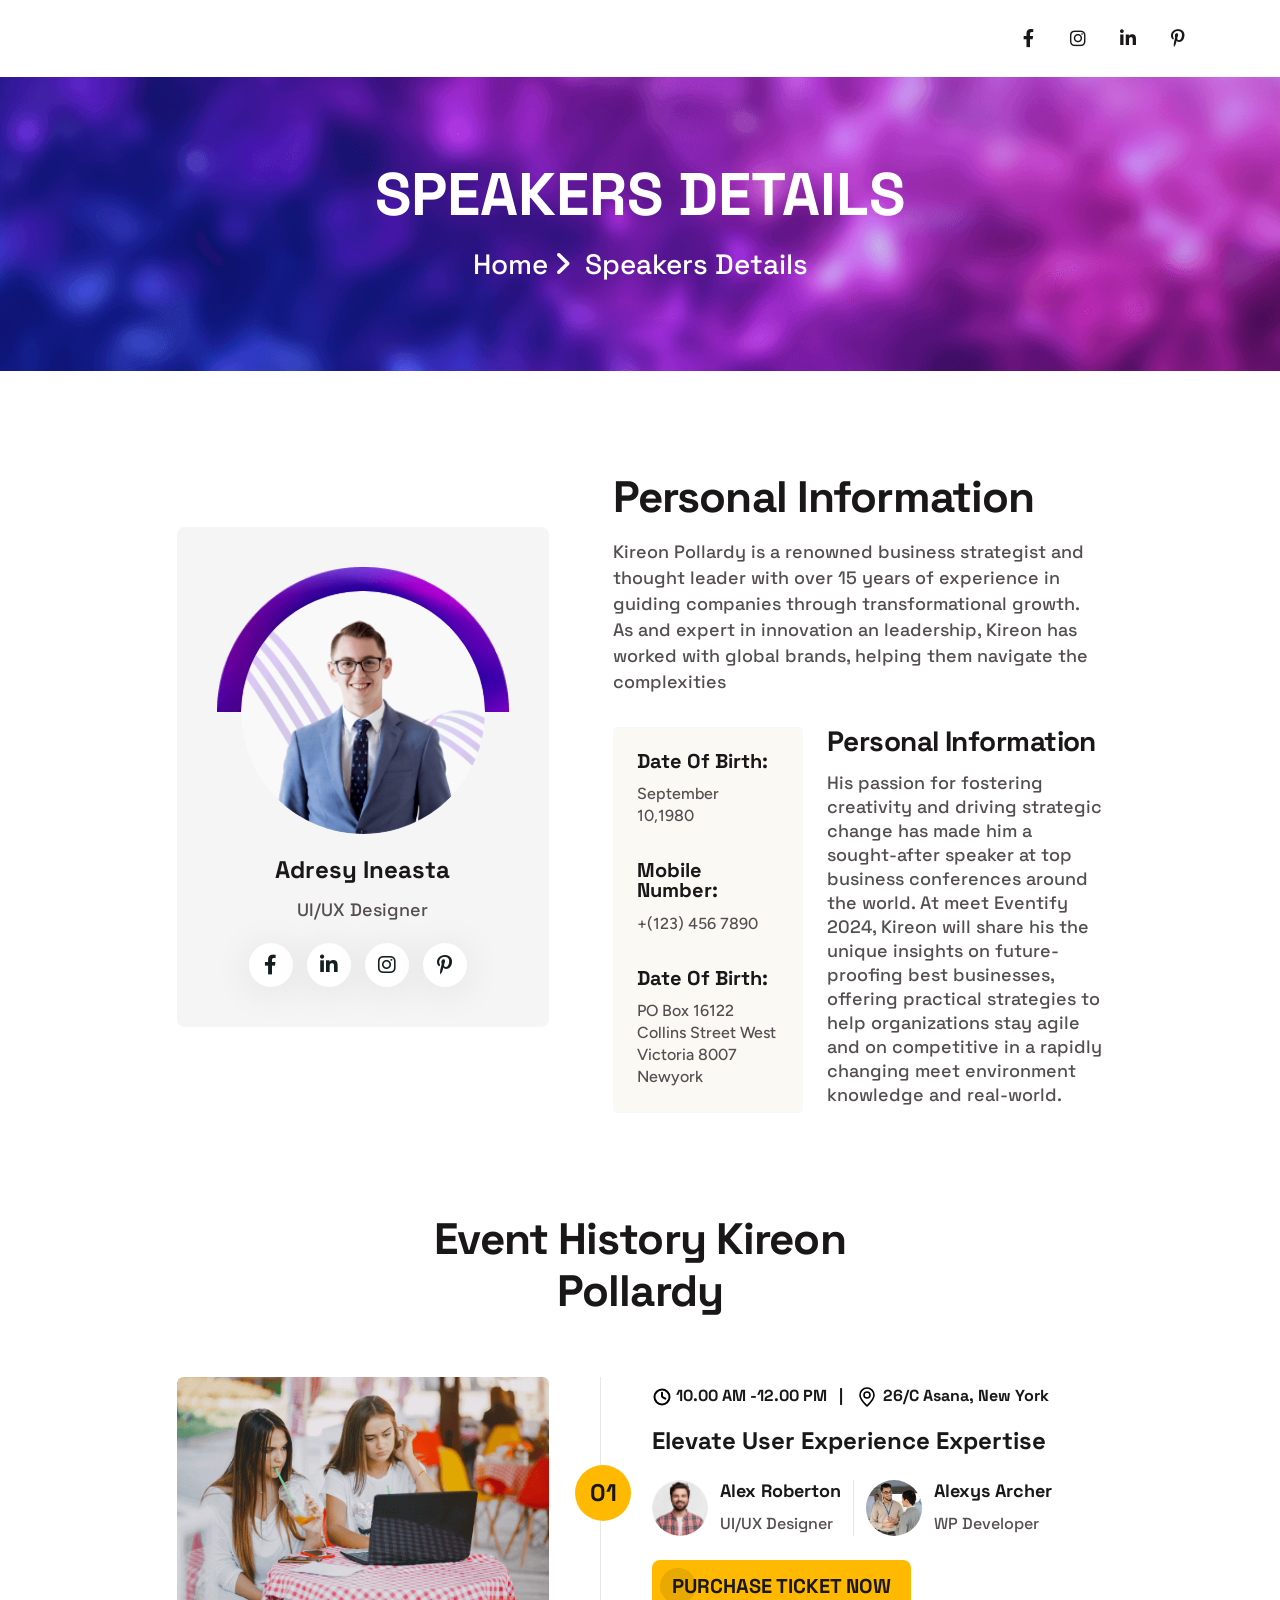
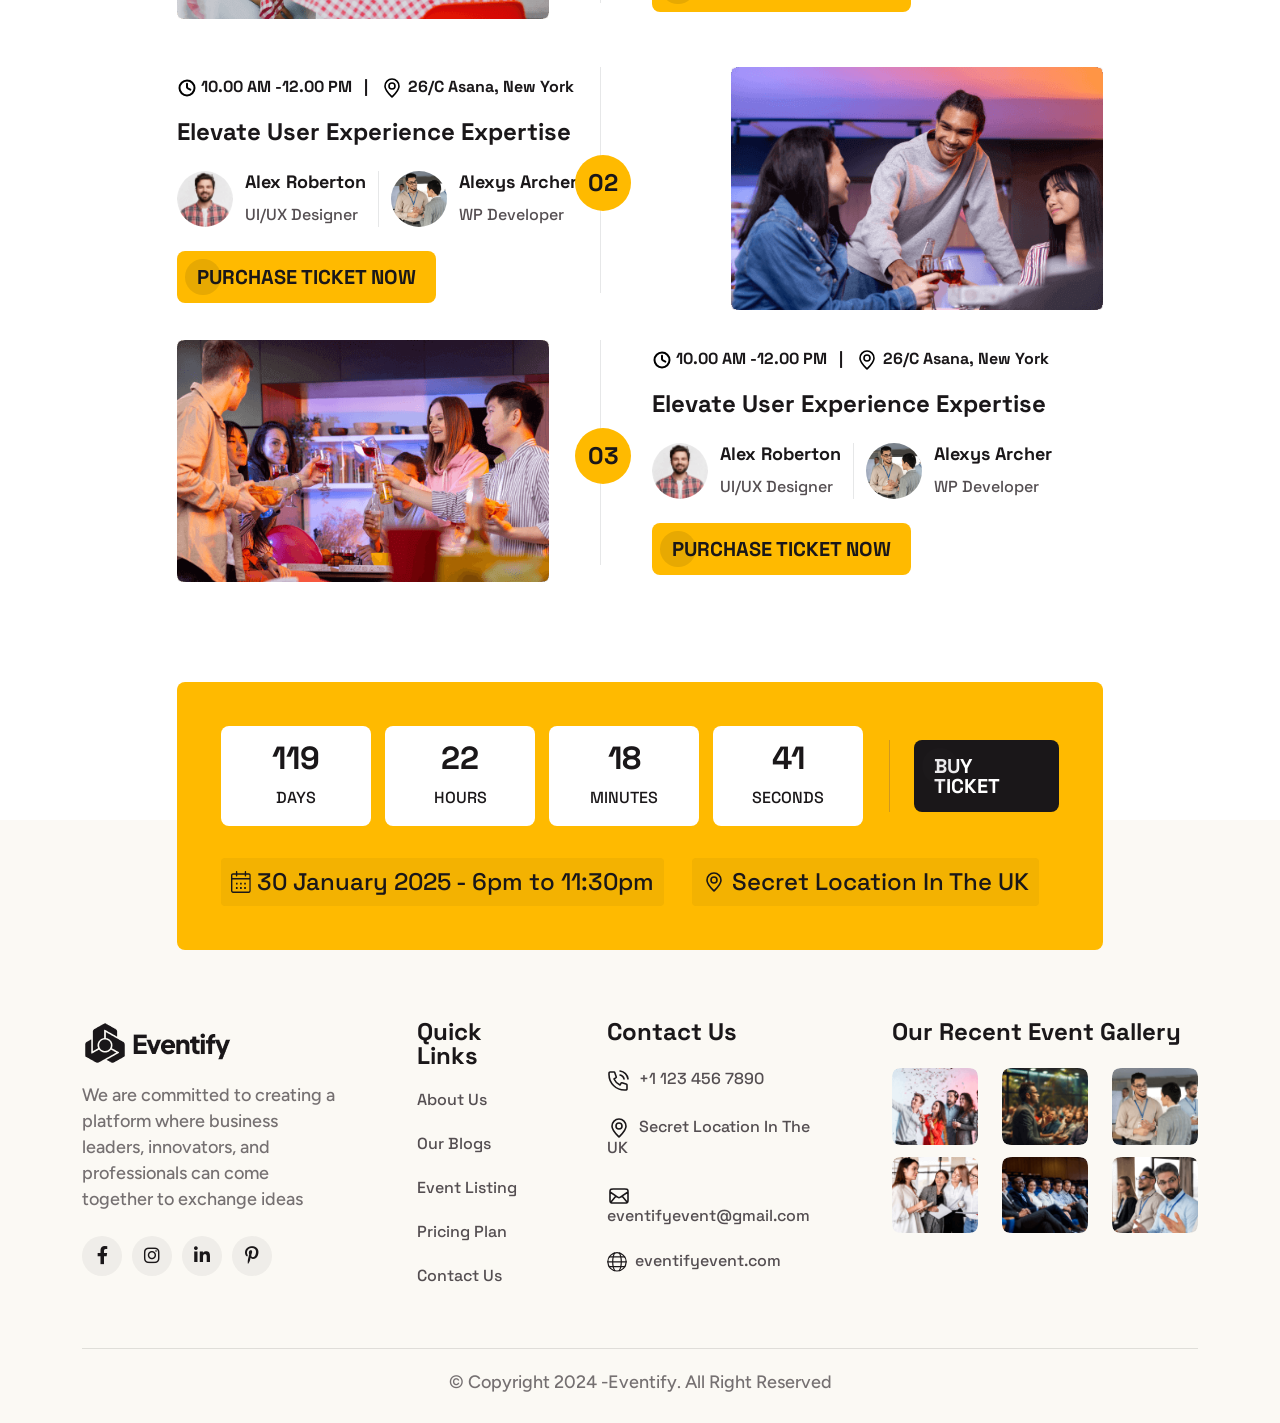
<file: speakers-single.html>
<!DOCTYPE html>
<html lang="en">
	<head>
		<meta charset="UTF-8" />
		<meta name="viewport" content="width=device-width, initial-scale=1.0" />
		<title>Eventify- Event And Conference Theme</title>

		<!--=====FAB ICON=======-->
		<link rel="shortcut icon" href="assets/img/logo/fav-logo1.png" />

		<!--===== CSS LINK =======-->
		<link rel="stylesheet" href="assets/css/vendor/bootstrap.min.css" />
		<link rel="stylesheet" href="assets/css/vendor/aos.css" />
		<link rel="stylesheet" href="assets/css/vendor/fontawesome.css" />
		<link rel="stylesheet" href="assets/css/vendor/magnific-popup.css" />
		<link rel="stylesheet" href="assets/css/vendor/mobile.css" />
		<link rel="stylesheet" href="assets/css/vendor/owlcarousel.min.css" />
		<link rel="stylesheet" href="assets/css/vendor/sidebar.css" />
		<link rel="stylesheet" href="assets/css/vendor/slick-slider.css" />
		<link rel="stylesheet" href="assets/css/vendor/nice-select.css" />
		<link rel="stylesheet" href="assets/css/vendor/odometer.css" />
		<link rel="stylesheet" href="assets/css/main.css" />

		<!--=====  JS SCRIPT LINK =======-->
		<script src="assets/js/vendor/jquery-3.7.1.min.js"></script>
	</head>
	<body class="homepage1-body">
		<!-- Popup Section -->
		<div id="popup" class="popup-overlay d-none">
			<div class="popup-content">
				<span class="close-btn" id="close-popup">&times;</span>
				<div class="popup-icon">
					<img src="assets/img/logo/popup-logo.png" alt="" />
				</div>
				<div class="space32"></div>
				<div class="heading2">
					<h2>Grow your business with our agency</h2>
					<div class="space8"></div>
					<ul>
						<li><img src="assets/img/icons/check3.svg" alt="" />Elevate User Experience Expertise</li>
						<li><img src="assets/img/icons/check3.svg" alt="" /> Elevate Your UI/UX Skills Designer</li>
						<li><img src="assets/img/icons/check3.svg" alt="" />Join Leading UI/UX Event the Year</li>
					</ul>
				</div>
				<div class="space50"></div>
				<a class="vl-btn2" href="contact.html"
					><span class="demo">Buy Ticket Now</span><span class="arrow"><i class="fa-solid fa-arrow-right"></i></span>
				</a>
				<p class="no-thanks">No thanks</p>
			</div>
		</div>
		<!--===== PRELOADER STARTS =======-->
		<div class="preloader">
			<div class="loading-container">
				<div class="loading"></div>
				<div id="loading-icon"><img src="assets/img/logo/preloader.png" alt="" /></div>
			</div>
		</div>
		<!--===== PRELOADER ENDS =======-->

		<!--===== PAGE PROGRESS START=======-->
		<div class="paginacontainer">
			<div class="progress-wrap">
				<svg class="progress-circle svg-content" width="100%" height="100%" viewBox="-1 -1 102 102">
					<path d="M50,1 a49,49 0 0,1 0,98 a49,49 0 0,1 0,-98" />
				</svg>
			</div>
		</div>
		<!--===== PAGE PROGRESS END=======-->

		<!--=====HEADER START=======-->
		<header>
			<div class="header-area homepage1 header header-sticky d-none d-lg-block" id="header">
				<div class="container">
					<div class="row">
						<div class="col-lg-12">
							<div class="header-elements">
								<div class="site-logo">
									<a href="index.html"><img src="assets/img/logo/logo1.png" alt="" /></a>
								</div>
								<div class="main-menu">
									<ul>
										<li>
											<a href="#">Home <i class="fa-solid fa-angle-down"></i></a>
											<div class="tp-submenu">
												<div class="row">
													<div class="col-lg-12">
														<div class="all-images-menu">
															<div class="homemenu-thumb">
																<div class="img1">
																	<img src="assets/img/all-images/demo/demo-img1.png" alt="" />
																</div>
																<div class="homemenu-btn">
																	<a class="vl-btn1" href="index.html">View Demo </a>
																</div>
																<div class="homemenu-text">
																	<a href="index.html">Eventify-Homepage 01</a>
																</div>
															</div>

															<div class="homemenu-thumb">
																<div class="img1">
																	<img src="assets/img/all-images/demo/demo-img2.png" alt="" />
																</div>
																<div class="homemenu-btn">
																	<a class="vl-btn1" href="index2.html">View Demo </a>
																</div>
																<div class="homemenu-text">
																	<a href="index2.html">Eventify-Homepage 02</a>
																</div>
															</div>

															<div class="homemenu-thumb">
																<div class="img1">
																	<img src="assets/img/all-images/demo/demo-img3.png" alt="" />
																</div>
																<div class="homemenu-btn">
																	<a class="vl-btn1" href="index3.html">View Demo </a>
																</div>
																<div class="homemenu-text">
																	<a href="index3.html">Eventify-Homepage 03</a>
																</div>
															</div>

															<div class="homemenu-thumb">
																<div class="img1">
																	<img src="assets/img/all-images/demo/demo-img4.png" alt="" />
																</div>
																<div class="homemenu-btn">
																	<a class="vl-btn1" href="index4.html">View Demo </a>
																</div>
																<div class="homemenu-text">
																	<a href="index4.html">Eventify-Homepage 04</a>
																</div>
															</div>

															<div class="homemenu-thumb" style="margin: 0">
																<div class="img1">
																	<img src="assets/img/all-images/demo/demo-img5.png" alt="" />
																</div>
																<div class="homemenu-btn">
																	<a class="vl-btn1" href="index5.html">View Demo </a>
																</div>
																<div class="homemenu-text">
																	<a href="index5.html">Eventify-Homepage 05</a>
																</div>
															</div>
														</div>

														<div class="all-images-menu">
															<div class="homemenu-thumb">
																<div class="img1">
																	<img src="assets/img/all-images/demo/demo-img6.png" alt="" />
																</div>
																<div class="homemenu-btn">
																	<a class="vl-btn1" href="index6.html">View Demo </a>
																</div>
																<div class="homemenu-text">
																	<a href="index6.html">Eventify-Homepage 06</a>
																</div>
															</div>

															<div class="homemenu-thumb">
																<div class="img1">
																	<img src="assets/img/all-images/demo/demo-img7.png" alt="" />
																</div>
																<div class="homemenu-btn">
																	<a class="vl-btn1" href="index7.html">View Demo </a>
																</div>
																<div class="homemenu-text">
																	<a href="index7.html">Eventify-Homepage 07</a>
																</div>
															</div>

															<div class="homemenu-thumb">
																<div class="img1">
																	<img src="assets/img/all-images/demo/demo-img8.png" alt="" />
																</div>
																<div class="homemenu-btn">
																	<a class="vl-btn1" href="index8.html">View Demo </a>
																</div>
																<div class="homemenu-text">
																	<a href="index8.html">Eventify-Homepage 08</a>
																</div>
															</div>

															<div class="homemenu-thumb">
																<div class="img1">
																	<img src="assets/img/all-images/demo/demo-img9.png" alt="" />
																</div>
																<div class="homemenu-btn">
																	<a class="vl-btn1" href="index9.html">View Demo </a>
																</div>
																<div class="homemenu-text">
																	<a href="index9.html">Eventify-Homepage 09</a>
																</div>
															</div>

															<div class="homemenu-thumb" style="margin: 0">
																<div class="img1">
																	<img src="assets/img/all-images/demo/demo-img10.png" alt="" />
																</div>
																<div class="homemenu-btn">
																	<a class="vl-btn1" href="index10.html">View Demo </a>
																</div>
																<div class="homemenu-text">
																	<a href="index10.html">Eventify-Homepage 10</a>
																</div>
															</div>
														</div>
													</div>
												</div>
											</div>
										</li>
										<li><a href="about.html">About Event</a></li>
										<li>
											<a href="#">Speakers <i class="fa-solid fa-angle-down"></i></a>
											<ul class="dropdown-padding">
												<li><a href="speakers.html">Speakers</a></li>
												<li><a href="speakers-single.html">Speakers Details</a></li>
											</ul>
										</li>

										<li>
											<a href="#">Schedule <i class="fa-solid fa-angle-down"></i></a>
											<ul class="dropdown-padding">
												<li><a href="event.html">Our Event</a></li>
												<li><a href="event-schedule.html">Event Schedule</a></li>
												<li><a href="event-single.html">Event Details</a></li>
											</ul>
										</li>
										<li>
											<a href="#">Blogs <i class="fa-solid fa-angle-down"></i></a>
											<ul class="dropdown-padding">
												<li><a href="blog.html">Our Blog</a></li>
												<li><a href="blog-single.html">Blog Details</a></li>
											</ul>
										</li>
										<li>
											<a href="#">Pages <i class="fa-solid fa-angle-down"></i></a>
											<ul class="dropdown-padding">
												<li><a href="memories.html">Our Memories</a></li>
												<li><a href="pricing-plan.html">Pricing Plan</a></li>
												<li><a href="faq.html">FAQ,s</a></li>
												<li><a href="contact.html">Contact Us</a></li>
											</ul>
										</li>
									</ul>
								</div>
								<div class="btn-area">
									<div class="search-icon header__search header-search-btn">
										<a href="#"><img src="assets/img/icons/search1.svg" alt="" /></a>
									</div>
									<ul>
										<li>
											<a href="#"><i class="fa-brands fa-facebook-f"></i></a>
										</li>
										<li>
											<a href="#"><i class="fa-brands fa-instagram"></i></a>
										</li>
										<li>
											<a href="#"><i class="fa-brands fa-linkedin-in"></i></a>
										</li>
										<li>
											<a href="#" class="m-0"><i class="fa-brands fa-pinterest-p"></i></a>
										</li>
									</ul>
								</div>

								<div class="header-search-form-wrapper">
									<div class="tx-search-close tx-close"><i class="fa-solid fa-xmark"></i></div>
									<div class="header-search-container">
										<form role="search" class="search-form">
											<input type="search" class="search-field" placeholder="Search …" value="" name="s" />
											<button type="submit" class="search-submit"><img src="assets/img/icons/search1.svg" alt="" /></button>
										</form>
									</div>
								</div>
								<div class="body-overlay"></div>
							</div>
						</div>
					</div>
				</div>
			</div>
		</header>
		<!--=====HEADER END =======-->

		<!--===== MOBILE HEADER STARTS =======-->
		<div class="mobile-header mobile-haeder1 d-block d-lg-none">
			<div class="container-fluid">
				<div class="col-12">
					<div class="mobile-header-elements">
						<div class="mobile-logo">
							<a href="index.html"><img src="assets/img/logo/logo1.png" alt="" /></a>
						</div>
						<div class="mobile-nav-icon dots-menu">
							<i class="fa-solid fa-bars-staggered"></i>
						</div>
					</div>
				</div>
			</div>
		</div>

		<div class="mobile-sidebar mobile-sidebar1">
			<div class="logosicon-area">
				<div class="logos">
					<img src="assets/img/logo/logo2.png" alt="" />
				</div>
				<div class="menu-close">
					<i class="fa-solid fa-xmark"></i>
				</div>
			</div>
			<div class="mobile-nav mobile-nav1">
				<ul class="mobile-nav-list nav-list1">
					<li>
						<a href="#">Home </a>
						<ul class="sub-menu">
							<li><a href="index.html">Home One</a></li>
							<li><a href="index2.html">Home Two</a></li>
							<li><a href="index3.html">Home Three</a></li>
							<li><a href="index4.html">Home Four</a></li>
							<li><a href="index5.html">Home Five</a></li>
							<li><a href="index6.html">Home Six</a></li>
							<li><a href="index7.html">Home Seven</a></li>
							<li><a href="index8.html">Home Eight</a></li>
							<li><a href="index9.html">Home Nine</a></li>
							<li><a href="index10.html">Home Ten</a></li>
						</ul>
					</li>
					<li><a href="about.html">About Event</a></li>
					<li>
						<a href="features.html">Speakers</a>
						<ul class="sub-menu">
							<li><a href="speakers.html">Speakers</a></li>
							<li><a href="speakers-single.html">Speakers Details</a></li>
						</ul>
					</li>
					<li>
						<a href="features.html">Schedule</a>
						<ul class="sub-menu">
							<li><a href="event.html">Our Event</a></li>
							<li><a href="event-schedule.html">Event Schedule</a></li>
							<li><a href="event-single.html">Event Details</a></li>
						</ul>
					</li>
					<li>
						<a href="#">Blogs</a>
						<ul class="sub-menu">
							<li><a href="blog.html">Our Blog</a></li>
							<li><a href="blog-single.html">Blog Details</a></li>
						</ul>
					</li>
					<li>
						<a href="#">Pages</a>
						<ul class="sub-menu">
							<li><a href="memories.html">Our Memories</a></li>
							<li><a href="pricing-plan.html">Pricing Plan</a></li>
							<li><a href="faq.html">FAQ,s</a></li>
							<li><a href="contact.html">Contact Us</a></li>
						</ul>
					</li>
					<li><a href="contact.html">Contact Us</a></li>
				</ul>
				<div class="allmobilesection">
					<a href="contact.html" class="vl-btn1">Contact Now</a>
					<div class="single-footer">
						<h3>Contact Info</h3>
						<div class="footer1-contact-info">
							<div class="contact-info-single">
								<div class="contact-info-icon">
									<span><i class="fa-solid fa-phone-volume"></i></span>
								</div>
								<div class="contact-info-text">
									<a href="tel:+3(924)4596512">+3(924)4596512</a>
								</div>
							</div>
							<div class="contact-info-single">
								<div class="contact-info-icon">
									<span><i class="fa-solid fa-envelope"></i></span>
								</div>
								<div class="contact-info-text">
									<a href="mailto:info@example.com">info@example.com</a>
								</div>
							</div>
							<div class="single-footer">
								<h3>Our Location</h3>
								<div class="contact-info-single">
									<div class="contact-info-icon">
										<span><i class="fa-solid fa-location-dot"></i></span>
									</div>
									<div class="contact-info-text">
										<a href="mailto:info@example.com"
											>55 East Birchwood Ave.Brooklyn, <br />
											New York 11201,United States</a
										>
									</div>
								</div>
							</div>
							<div class="single-footer">
								<h3>Social Links</h3>
								<div class="social-links-mobile-menu">
									<ul>
										<li>
											<a href="#"><i class="fa-brands fa-facebook-f"></i></a>
										</li>
										<li>
											<a href="#"><i class="fa-brands fa-instagram"></i></a>
										</li>
										<li>
											<a href="#"><i class="fa-brands fa-linkedin-in"></i></a>
										</li>
										<li>
											<a href="#"><i class="fa-brands fa-youtube"></i></a>
										</li>
									</ul>
								</div>
							</div>
						</div>
					</div>
				</div>
			</div>
		</div>
		<!--===== MOBILE HEADER STARTS =======-->

		<!--===== HERO AREA STARTS =======-->
		<div class="inner-page-header" style="background-image: url(assets/img/bg/header-bg7.png)">
			<div class="container">
				<div class="row">
					<div class="col-lg-6 m-auto">
						<div class="heading1 text-center">
							<h1>speakers Details</h1>
							<div class="space20"></div>
							<a href="index.html">Home <i class="fa-solid fa-angle-right"></i> <span>Speakers Details</span></a>
						</div>
					</div>
				</div>
			</div>
		</div>
		<!--===== HERO AREA ENDS =======-->

		<!--===== TEAM AREA STARTS =======-->
		<div class="team-details-section-area sp1">
			<div class="container">
				<div class="row">
					<div class="col-lg-10 m-auto">
						<div class="speakers-details-box">
							<div class="row align-items-center">
								<div class="col-lg-5">
									<div class="our-team-boxarea">
										<div class="team-widget-area">
											<img src="assets/img/elements/elements25.png" alt="" class="elements21" />
											<img src="assets/img/elements/elements26.png" alt="" class="elements22" />
											<div class="img1">
												<img src="assets/img/all-images/team/team-img12.png" alt="" class="team-img4" />
											</div>
										</div>
										<div class="content-area">
											<a href="#">Adresy Ineasta</a>
											<div class="space16"></div>
											<p>UI/UX Designer</p>
											<div class="space24"></div>
											<ul>
												<li>
													<a href="#" class="icon1"><i class="fa-brands fa-facebook-f"></i></a>
												</li>
												<li>
													<a href="#" class="icon2"><i class="fa-brands fa-linkedin-in"></i></a>
												</li>
												<li>
													<a href="#" class="icon3"><i class="fa-brands fa-instagram"></i></a>
												</li>
												<li>
													<a href="#" class="icon4"><i class="fa-brands fa-pinterest-p"></i></a>
												</li>
											</ul>
										</div>
									</div>
								</div>
								<div class="col-lg-7">
									<div class="speakesr-details-content heading2">
										<h2>Personal Information</h2>
										<div class="space16"></div>
										<p>Kireon Pollardy is a renowned business strategist and thought leader with over 15 years of experience in guiding companies through transformational growth. As and expert in innovation an leadership, Kireon has worked with global brands, helping them navigate the complexities</p>
										<div class="space32"></div>
										<div class="row">
											<div class="col-lg-5">
												<div class="details-content">
													<h4>Date Of Birth:</h4>
													<div class="space12"></div>
													<a href="#">September 10,1980</a>
													<div class="space32"></div>
													<h4>Mobile Number:</h4>
													<div class="space12"></div>
													<a href="tel:+(123)4567890">+(123) 456 7890</a>
													<div class="space32"></div>
													<h4>Date Of Birth:</h4>
													<div class="space12"></div>
													<a href="#">PO Box 16122 Collins Street West Victoria 8007 Newyork</a>
												</div>
											</div>
											<div class="col-lg-7">
												<div class="heading2">
													<h3>Personal Information</h3>
													<div class="space16"></div>
													<p>His passion for fostering creativity and driving strategic change has made him a sought-after speaker at top business conferences around the world. At meet Eventify 2024, Kireon will share his the unique insights on future-proofing best businesses, offering practical strategies to help organizations stay agile and on competitive in a rapidly changing meet environment knowledge and real-world.</p>
												</div>
											</div>
										</div>
									</div>
								</div>
							</div>
						</div>
					</div>
				</div>
			</div>
		</div>

		<div class="event-team-area sp10">
			<div class="container">
				<div class="row">
					<div class="col-lg-6 m-auto">
						<div class="heading2 text-center space-margin60">
							<h2>Event History Kireon Pollardy</h2>
						</div>
					</div>
				</div>
				<div class="row">
					<div class="col-lg-12 m-auto">
						<div class="event-widget-area">
							<div class="row">
								<div class="col-lg-10 m-auto">
									<div class="event2-boxarea box1">
										<h1 class="active">01</h1>
										<div class="row align-items-center">
											<div class="col-lg-5">
												<div class="img1">
													<img src="assets/img/all-images/event/event-img4.png" alt="" />
												</div>
											</div>
											<div class="col-lg-1"></div>
											<div class="col-lg-6">
												<div class="content-area">
													<ul>
														<li>
															<a href="#"><img src="assets/img/icons/clock1.svg" alt="" />10.00 AM -12.00 PM <span> | </span></a>
														</li>
														<li>
															<a href="#"><img src="assets/img/icons/location1.svg" alt="" />26/C Asana, New York </a>
														</li>
													</ul>
													<div class="space20"></div>
													<a href="event-single.html" class="head">Elevate User Experience Expertise</a>
													<div class="space24"></div>
													<div class="author-area">
														<div class="autho-name-area">
															<div class="img1">
																<img src="assets/img/all-images/testimonials/testimonial-img1.png" alt="" />
															</div>
															<div class="text">
																<a href="speakers-single.html">Alex Roberton</a>
																<div class="space8"></div>
																<p>UI/UX Designer</p>
															</div>
														</div>

														<div class="autho-name-area" style="padding: 0 0 0 12px; border: none">
															<div class="img1">
																<img src="assets/img/all-images/testimonials/testimonial-img2.png" alt="" />
															</div>
															<div class="text">
																<a href="speakers-single.html">Alexys Archer</a>
																<div class="space8"></div>
																<p>WP Developer</p>
															</div>
														</div>
													</div>
													<div class="space24"></div>
													<div class="btn-area1">
														<a href="pricing-plan.html" class="vl-btn1"><span class="demo">purchase ticket Now</span></a>
													</div>
												</div>
											</div>
										</div>
									</div>
								</div>
							</div>
							<div class="space48"></div>
							<div class="row">
								<div class="col-lg-10 m-auto">
									<div class="event2-boxarea box1">
										<h1 class="active">02</h1>
										<div class="row align-items-center">
											<div class="col-lg-7">
												<div class="content-area">
													<ul>
														<li>
															<a href="#"><img src="assets/img/icons/clock1.svg" alt="" />10.00 AM -12.00 PM <span> | </span></a>
														</li>
														<li>
															<a href="#"><img src="assets/img/icons/location1.svg" alt="" />26/C Asana, New York </a>
														</li>
													</ul>
													<div class="space20"></div>
													<a href="event-single.html" class="head">Elevate User Experience Expertise</a>
													<div class="space24"></div>
													<div class="author-area">
														<div class="autho-name-area">
															<div class="img1">
																<img src="assets/img/all-images/testimonials/testimonial-img1.png" alt="" />
															</div>
															<div class="text">
																<a href="speakers-single.html">Alex Roberton</a>
																<div class="space8"></div>
																<p>UI/UX Designer</p>
															</div>
														</div>

														<div class="autho-name-area" style="padding: 0 0 0 12px; border: none">
															<div class="img1">
																<img src="assets/img/all-images/testimonials/testimonial-img2.png" alt="" />
															</div>
															<div class="text">
																<a href="speakers-single.html">Alexys Archer</a>
																<div class="space8"></div>
																<p>WP Developer</p>
															</div>
														</div>
													</div>
													<div class="space24"></div>
													<div class="btn-area1">
														<a href="pricing-plan.html" class="vl-btn1"><span class="demo">purchase ticket Now</span></a>
													</div>
												</div>
												<div class="space30 d-lg-none d-block"></div>
											</div>

											<div class="col-lg-5">
												<div class="img1">
													<img src="assets/img/all-images/event/event-img5.png" alt="" />
												</div>
											</div>
										</div>
									</div>
								</div>
							</div>
							<div class="space30"></div>
							<div class="row">
								<div class="col-lg-10 m-auto">
									<div class="event2-boxarea box1">
										<h1 class="active">03</h1>
										<div class="row align-items-center">
											<div class="col-lg-5">
												<div class="img1">
													<img src="assets/img/all-images/event/event-img6.png" alt="" />
												</div>
											</div>
											<div class="col-lg-1"></div>
											<div class="col-lg-6">
												<div class="content-area">
													<ul>
														<li>
															<a href="#"><img src="assets/img/icons/clock1.svg" alt="" />10.00 AM -12.00 PM <span> | </span></a>
														</li>
														<li>
															<a href="#"><img src="assets/img/icons/location1.svg" alt="" />26/C Asana, New York </a>
														</li>
													</ul>
													<div class="space20"></div>
													<a href="event-single.html" class="head">Elevate User Experience Expertise</a>
													<div class="space24"></div>
													<div class="author-area">
														<div class="autho-name-area">
															<div class="img1">
																<img src="assets/img/all-images/testimonials/testimonial-img1.png" alt="" />
															</div>
															<div class="text">
																<a href="speakers-single.html">Alex Roberton</a>
																<div class="space8"></div>
																<p>UI/UX Designer</p>
															</div>
														</div>

														<div class="autho-name-area" style="padding: 0 0 0 12px; border: none">
															<div class="img1">
																<img src="assets/img/all-images/testimonials/testimonial-img2.png" alt="" />
															</div>
															<div class="text">
																<a href="speakers-single.html">Alexys Archer</a>
																<div class="space8"></div>
																<p>WP Developer</p>
															</div>
														</div>
													</div>
													<div class="space24"></div>
													<div class="btn-area1">
														<a href="pricing-plan.html" class="vl-btn1"><span class="demo">purchase ticket Now</span></a>
													</div>
												</div>
											</div>
										</div>
									</div>
								</div>
							</div>
						</div>
					</div>
				</div>
			</div>
		</div>
		<!--===== TEAM AREA ENDS =======-->

		<!--===== CTA AREA STARTS =======-->
		<div class="cta1-section-area d-lg-block d-block">
			<div class="container">
				<div class="row">
					<div class="col-lg-10 m-auto">
						<div class="cta1-main-boxarea">
							<div class="timer-btn-area">
								<div class="timer">
									<div class="time-box">
										<span id="days1" class="time-value">119</span>
										<br />
									</div>
									<div class="space14"></div>
									<div class="time-box">
										<span id="hours1" class="time-value">22</span>
										<br />
									</div>
									<div class="space14"></div>
									<div class="time-box">
										<span id="minutes1" class="time-value">18</span>
										<br />
									</div>
									<div class="space14"></div>
									<div class="time-box" style="margin: 0 26px 0 0">
										<span id="seconds1" class="time-value">44</span>
										<br />
									</div>
								</div>
								<div class="btn-area1">
									<a href="pricing-plan.html" class="vl-btn1">Buy Ticket</a>
								</div>
							</div>
							<ul>
								<li>
									<a href="#"><img src="assets/img/icons/calender1.svg" alt="" />30 January 2025 - 6pm to 11:30pm</a>
								</li>
								<li class="m-0">
									<a href="#"><img src="assets/img/icons/location1.svg" alt="" />Secret Location In The UK</a>
								</li>
							</ul>
						</div>
					</div>
				</div>
			</div>
		</div>
		<!--===== CTA AREA ENDS =======-->

		<!--===== CTA AREA STARTS =======-->
		<div class="cta1-section-area d-lg-none d-block">
			<div class="container">
				<div class="row">
					<div class="col-lg-10 m-auto">
						<div class="cta1-main-boxarea">
							<div class="timer-btn-area">
								<div class="timer">
									<div class="time-box">
										<span id="days" class="time-value">119</span>
										<br />
									</div>
									<div class="space14"></div>
									<div class="time-box">
										<span id="hours" class="time-value">22</span>
										<br />
									</div>
									<div class="space14"></div>
									<div class="time-box">
										<span id="minutes" class="time-value">18</span>
										<br />
									</div>
									<div class="space14"></div>
									<div class="time-box" style="margin: 0 26px 0 0">
										<span id="seconds" class="time-value">44</span>
										<br />
									</div>
								</div>
								<div class="btn-area1">
									<a href="pricing-plan.html" class="vl-btn1">Buy Ticket</a>
								</div>
							</div>
							<ul>
								<li>
									<a href="#"><img src="assets/img/icons/calender1.svg" alt="" />30 January 2025 - 6pm to 11:30pm</a>
								</li>
								<li class="m-0">
									<a href="#"><img src="assets/img/icons/location1.svg" alt="" />Secret Location In The UK</a>
								</li>
							</ul>
						</div>
					</div>
				</div>
			</div>
		</div>
		<!--===== CTA AREA ENDS =======-->

		<!--===== FOOTER AREA STARTS =======-->
		<div class="footer1-sertion-area">
			<div class="container">
				<div class="row">
					<div class="col-lg-3 col-md-6">
						<div class="footer-logo-area">
							<img src="assets/img/logo/logo2.png" alt="" />
							<div class="space16"></div>
							<p>We are committed to creating a platform where business leaders, innovators, and professionals can come together to exchange ideas</p>
							<div class="space24"></div>
							<ul>
								<li>
									<a href="#"><i class="fa-brands fa-facebook-f"></i></a>
								</li>
								<li>
									<a href="#"><i class="fa-brands fa-instagram"></i></a>
								</li>
								<li>
									<a href="#"><i class="fa-brands fa-linkedin-in"></i></a>
								</li>
								<li>
									<a href="#" class="m-0"><i class="fa-brands fa-pinterest-p"></i></a>
								</li>
							</ul>
						</div>
					</div>
					<div class="col-lg-2 col-md-6">
						<div class="link-content">
							<h3>Quick Links</h3>
							<ul>
								<li><a href="about.html">About Us</a></li>
								<li><a href="blog.html">Our Blogs</a></li>
								<li><a href="event.html">Event Listing</a></li>
								<li><a href="pricing-plan.html">Pricing Plan</a></li>
								<li><a href="contact.html">Contact Us</a></li>
							</ul>
						</div>
					</div>

					<div class="col-lg-3 col-md-6">
						<div class="link-content2">
							<h3>Contact Us</h3>
							<ul>
								<li>
									<a href="tel:+11234567890"><img src="assets/img/icons/phn1.svg" alt="" />+1 123 456 7890</a>
								</li>
								<li>
									<a href="#"><img src="assets/img/icons/location1.svg" alt="" />Secret Location In The UK</a>
								</li>
								<li>
									<a href="mailto:eventifyevent@gmail.com"><img src="assets/img/icons/mail1.svg" alt="" />eventifyevent@gmail.com</a>
								</li>
								<li>
									<a href="#"> <img src="assets/img/icons/world1.svg" alt="" />eventifyevent.com</a>
								</li>
							</ul>
						</div>
					</div>
					<div class="col-lg-4 col-md-6">
						<div class="footer-social-box">
							<h3>Our Recent Event Gallery</h3>
							<div class="space12"></div>
							<div class="row">
								<div class="col-lg-4 col-md-4 col-4">
									<div class="img1">
										<img src="assets/img/all-images/footer/footer-img1.png" alt="" />
										<div class="icons">
											<a href="#"><i class="fa-brands fa-instagram"></i></a>
										</div>
									</div>
								</div>
								<div class="col-lg-4 col-md-4 col-4">
									<div class="img1">
										<img src="assets/img/all-images/footer/footer-img2.png" alt="" />
										<div class="icons">
											<a href="#"><i class="fa-brands fa-instagram"></i></a>
										</div>
									</div>
								</div>
								<div class="col-lg-4 col-md-4 col-4">
									<div class="img1">
										<img src="assets/img/all-images/footer/footer-img3.png" alt="" />
										<div class="icons">
											<a href="#"><i class="fa-brands fa-instagram"></i></a>
										</div>
									</div>
								</div>
								<div class="col-lg-4 col-md-4 col-4">
									<div class="img1">
										<img src="assets/img/all-images/footer/footer-img4.png" alt="" />
										<div class="icons">
											<a href="#"><i class="fa-brands fa-instagram"></i></a>
										</div>
									</div>
								</div>
								<div class="col-lg-4 col-md-4 col-4">
									<div class="img1">
										<img src="assets/img/all-images/footer/footer-img5.png" alt="" />
										<div class="icons">
											<a href="#"><i class="fa-brands fa-instagram"></i></a>
										</div>
									</div>
								</div>
								<div class="col-lg-4 col-md-4 col-4">
									<div class="img1">
										<img src="assets/img/all-images/footer/footer-img6.png" alt="" />
										<div class="icons">
											<a href="#"><i class="fa-brands fa-instagram"></i></a>
										</div>
									</div>
								</div>
							</div>
						</div>
					</div>
				</div>
				<div class="space60"></div>
				<div class="row">
					<div class="col-lg-12">
						<div class="copyright">
							<p>&copy; Copyright 2024 -Eventify. All Right Reserved</p>
						</div>
					</div>
				</div>
			</div>
		</div>
		<!--===== FOOTER AREA ENDS =======-->

		<!--===== JS SCRIPT LINK =======-->
		<script src="assets/js/vendor/bootstrap.min.js"></script>
		<script src="assets/js/vendor/fontawesome.js"></script>
		<script src="assets/js/vendor/aos.js"></script>
		<script src="assets/js/vendor/jquery.appear.js"></script>
		<script src="assets/js/vendor/jquery.odometer.min.js"></script>
		<script src="assets/js/vendor/sidebar.js"></script>
		<script src="assets/js/vendor/magnific-popup.js"></script>
		<script src="assets/js/vendor/gsap.min.js"></script>
		<script src="assets/js/vendor/ScrollTrigger.min.js"></script>
		<script src="assets/js/vendor/Splitetext.js"></script>
		<script src="assets/js/vendor/mobilemenu.js"></script>
		<script src="assets/js/vendor/owlcarousel.min.js"></script>
		<script src="assets/js/vendor/nice-select.js"></script>
		<script src="assets/js/vendor/waypoints.js"></script>
		<script src="assets/js/vendor/slick-slider.js"></script>
		<script src="assets/js/vendor/circle-progress.js"></script>
		<script src="assets/js/main.js"></script>
	</body>
</html>
</file>
<file: assets/css/vendor/mobile.css>
/*

Plugin Name: Multi Drop Down Mobile menu
version: 1.0
Author: Abdul Rabby
Desc: 



*/




/*Base css*/

*{
    margin: 0;
    padding: 0;
}
body{
    font-size: 16px;
    font-family: "Figtree", sans-serif;
}

a, a:hover{
    outline: none;
    text-decoration: none;
}

ul, li{
    list-style: none;
}




/*Menu Css*/

.mobile-logo a{
    font-size: 20px;
    font-weight: 500;
    color: #161616;
    text-decoration: none;
}


.mobile-header {
    position: absolute;
    top: 0;
    left: 0;
    width: 100%;
    padding: 17px 0;
    z-index: 9;
    
}

.mobile-header-elements {
    display: flex;
    align-items: center;
    justify-content: space-between;
}

.mobile-nav-icon {
    font-size: 23px;
    border: 1px solid;
    width: 40px;
    height: 40px;
    display: flex;
    align-items: center;
    justify-content: center;
    border-radius: 4px;
    color: #161616;
}



.mobile-sidebar {
    position: fixed;
    height: 100%;
    width: 100%;
    background:#F6F6EC;
    z-index: 99;
    padding: 40px 30px;
    left: -100%;
    top: 0;
    visibility: hidden;
    opacity: 0;
    transition: all .3s;
    
    
}

.mobile-sidebar .contact-icon{
    background: #161616;
}


.mobile-sidebar.mobile-menu-active{
    left: 0;
    visibility: visible;
    opacity: 1;
    transition: all .3s;
    overflow-y:scroll ;
}

.menu-close {
    position: absolute;
    right: 20px;
    top: 20px;
    font-size: 25px;
    color: #161616;
    cursor: pointer;
}

.mobile-nav li a {
    font-size: 18px;
    line-height: 24px;
    color: #161616;
    padding: 10px 0;
    display: block;
    font-family: "Figtree", sans-serif;
    font-weight: 500 !important;
}


ul.mobile-nav-list {
    margin-top: 30px;
}


li.has-children {
    position: relative;
    z-index: 2;
}

span.mobile-nav-menu-icon {
    position: absolute;
    right: 0;
    top: 0;
    height: 50px;
    width: 50px;
    text-align: center;
    line-height: 50px;
    color: #161616;
}

ul.mobile-menu-sub {
    display: none;
    position: relative;
    left: 0;
    padding-left: 10px;
    transition: all .3s;
}

ul.mobile-menu-sub.sub-menu-active{
    display: block;
    position: relative;
    transition: all .3s;
}



.mobile-nav li {
    position: relative;
    z-index: 2;
}

span.submenu-button {
    position: absolute;
    width: 100%;
    height: 44px;
    top: 0;
    left: 0;
    z-index: 3;
    transition: all .3s;
}

span.submenu-button:after, span.submenu-button:before {
    position: absolute;
    content: "";
    height: 20px;
    width: 2px;
    background: #161616;
    top: 12px;
    right: 9px;
    transition: all .3s;
}

span.submenu-button:before {
    height: 2px;
    width: 20px;
    right: 0px;
    top: 22px;
}

span.submenu-button.submenu-opened:after {
    visibility: hidden;
    opacity: 0;
}

.sub-menu{
    display: none;
    padding-left: 15px;
}


span.multi-drop-icon {
    position: absolute;
    right: 10px;
    width: 20px;
    height: 100%;
    top: 0;
    text-align: center;
    display: flex;
    align-items: center;
    justify-content: flex-end;
}


ul.mobile-nav-list {
    max-height: 500px;
    overflow-y: scroll;
}
</file>
<file: assets/css/vendor/nice-select.css>
.nice-select {
    -webkit-tap-highlight-color: transparent;
    background-color: #fff;
    border-radius: 5px;
    border: solid 1px #e8e8e8;
    box-sizing: border-box;
    clear: both;
    cursor: pointer;
    display: block;
    float: left;
    font-family: inherit;
    font-size: 14px;
    font-weight: normal;
    height: 42px;
    line-height: 40px;
    outline: none;
    padding-left: 18px;
    padding-right: 30px;
    position: relative;
    text-align: left !important;
    -webkit-transition: all 0.2s ease-in-out;
    transition: all 0.2s ease-in-out;
    -webkit-user-select: none;
       -moz-user-select: none;
        -ms-user-select: none;
            user-select: none;
    white-space: nowrap;
    width: auto; }
    .nice-select:hover {
      border-color: #dbdbdb; }
    .nice-select:active, .nice-select.open, .nice-select:focus {
      border-color: #999; }
    .nice-select:after {
      border-bottom: 2px solid #999;
      border-right: 2px solid #999;
      content: '';
      display: block;
      height: 5px;
      margin-top: -4px;
      pointer-events: none;
      position: absolute;
      right: 12px;
      top: 50%;
      -webkit-transform-origin: 66% 66%;
          -ms-transform-origin: 66% 66%;
              transform-origin: 66% 66%;
      -webkit-transform: rotate(45deg);
          -ms-transform: rotate(45deg);
              transform: rotate(45deg);
      -webkit-transition: all 0.15s ease-in-out;
      transition: all 0.15s ease-in-out;
      width: 5px; }
    .nice-select.open:after {
      -webkit-transform: rotate(-135deg);
          -ms-transform: rotate(-135deg);
              transform: rotate(-135deg); }
    .nice-select.open .list {
      opacity: 1;
      pointer-events: auto;
      -webkit-transform: scale(1) translateY(0);
          -ms-transform: scale(1) translateY(0);
              transform: scale(1) translateY(0); }
    .nice-select.disabled {
      border-color: #ededed;
      color: #999;
      pointer-events: none; }
      .nice-select.disabled:after {
        border-color: #cccccc; }
    .nice-select.wide {
      width: 100%; }
      .nice-select.wide .list {
        left: 0 !important;
        right: 0 !important; }
    .nice-select.right {
      float: right; }
      .nice-select.right .list {
        left: auto;
        right: 0; }
    .nice-select.small {
      font-size: 12px;
      height: 36px;
      line-height: 34px; }
      .nice-select.small:after {
        height: 4px;
        width: 4px; }
      .nice-select.small .option {
        line-height: 34px;
        min-height: 34px; }
    .nice-select .list {
      background-color: #fff;
      border-radius: 5px;
      box-shadow: 0 0 0 1px rgba(68, 68, 68, 0.11);
      box-sizing: border-box;
      margin-top: 4px;
      opacity: 0;
      overflow: hidden;
      padding: 0;
      pointer-events: none;
      position: absolute;
      top: 100%;
      left: 0;
      -webkit-transform-origin: 50% 0;
          -ms-transform-origin: 50% 0;
              transform-origin: 50% 0;
      -webkit-transform: scale(0.75) translateY(-21px);
          -ms-transform: scale(0.75) translateY(-21px);
              transform: scale(0.75) translateY(-21px);
      -webkit-transition: all 0.2s cubic-bezier(0.5, 0, 0, 1.25), opacity 0.15s ease-out;
      transition: all 0.2s cubic-bezier(0.5, 0, 0, 1.25), opacity 0.15s ease-out;
      z-index: 9; }
      .nice-select .list:hover .option:not(:hover) {
        background-color: transparent !important; }
    .nice-select .option {
      cursor: pointer;
      font-weight: 400;
      line-height: 40px;
      list-style: none;
      min-height: 40px;
      outline: none;
      padding-left: 18px;
      padding-right: 29px;
      text-align: left;
      -webkit-transition: all 0.2s;
      transition: all 0.2s; }
      .nice-select .option:hover, .nice-select .option.focus, .nice-select .option.selected.focus {
        background-color: #f6f6f6; }
      .nice-select .option.selected {
        font-weight: bold; }
      .nice-select .option.disabled {
        background-color: transparent;
        color: #999;
        cursor: default; }
  
  .no-csspointerevents .nice-select .list {
    display: none; }
  
  .no-csspointerevents .nice-select.open .list {
    display: block; }
</file>
<file: assets/css/vendor/odometer.css>
.odometer.odometer-auto-theme, .odometer.odometer-theme-default {
  display: inline-block;
  vertical-align: middle;
  *vertical-align: auto;
  *zoom: 1;
  *display: inline;
  position: relative;
}
.odometer.odometer-auto-theme .odometer-digit, .odometer.odometer-theme-default .odometer-digit {
  display: inline-block;
  vertical-align: middle;
  *vertical-align: auto;
  *zoom: 1;
  *display: inline;
  position: relative;
}
.odometer.odometer-auto-theme .odometer-digit .odometer-digit-spacer, .odometer.odometer-theme-default .odometer-digit .odometer-digit-spacer {
  display: inline-block;
  vertical-align: middle;
  *vertical-align: auto;
  *zoom: 1;
  *display: inline;
  visibility: hidden;
}
.odometer.odometer-auto-theme .odometer-digit .odometer-digit-inner, .odometer.odometer-theme-default .odometer-digit .odometer-digit-inner {
  text-align: left;
  display: block;
  position: absolute;
  top: 0;
  left: 0;
  right: 0;
  bottom: 0;
  overflow: hidden;
}
.odometer.odometer-auto-theme .odometer-digit .odometer-ribbon, .odometer.odometer-theme-default .odometer-digit .odometer-ribbon {
  display: block;
}
.odometer.odometer-auto-theme .odometer-digit .odometer-ribbon-inner, .odometer.odometer-theme-default .odometer-digit .odometer-ribbon-inner {
  display: block;
  -webkit-backface-visibility: hidden;
  backface-visibility: hidden;
}
.odometer.odometer-auto-theme .odometer-digit .odometer-value, .odometer.odometer-theme-default .odometer-digit .odometer-value {
  display: block;
  -webkit-transform: translateZ(0);
  transform: translateZ(0);
}
.odometer.odometer-auto-theme .odometer-digit .odometer-value.odometer-last-value, .odometer.odometer-theme-default .odometer-digit .odometer-value.odometer-last-value {
  position: absolute;
}
.odometer.odometer-auto-theme.odometer-animating-up .odometer-ribbon-inner, .odometer.odometer-theme-default.odometer-animating-up .odometer-ribbon-inner {
  -webkit-transition: -webkit-transform 2s;
  -moz-transition: -moz-transform 2s;
  -ms-transition: -ms-transform 2s;
  -o-transition: -o-transform 2s;
  transition: transform 2s;
}
.odometer.odometer-auto-theme.odometer-animating-up.odometer-animating .odometer-ribbon-inner, .odometer.odometer-theme-default.odometer-animating-up.odometer-animating .odometer-ribbon-inner {
  -webkit-transform: translateY(-100%);
  -moz-transform: translateY(-100%);
  -ms-transform: translateY(-100%);
  -o-transform: translateY(-100%);
  transform: translateY(-100%);
}
.odometer.odometer-auto-theme.odometer-animating-down .odometer-ribbon-inner, .odometer.odometer-theme-default.odometer-animating-down .odometer-ribbon-inner {
  -webkit-transform: translateY(-100%);
  -moz-transform: translateY(-100%);
  -ms-transform: translateY(-100%);
  -o-transform: translateY(-100%);
  transform: translateY(-100%);
}
.odometer.odometer-auto-theme.odometer-animating-down.odometer-animating .odometer-ribbon-inner, .odometer.odometer-theme-default.odometer-animating-down.odometer-animating .odometer-ribbon-inner {
  -webkit-transition: -webkit-transform 2s;
  -moz-transition: -moz-transform 2s;
  -ms-transition: -ms-transform 2s;
  -o-transition: -o-transform 2s;
  transition: transform 2s;
  -webkit-transform: translateY(0);
  -moz-transform: translateY(0);
  -ms-transform: translateY(0);
  -o-transform: translateY(0);
  transform: translateY(0);
}
.odometer.odometer-auto-theme .odometer-value, .odometer.odometer-theme-default .odometer-value {
  text-align: center;
}
.odometer-formatting-mark {
  display: none;
}
</file>
<file: assets/css/vendor/owlcarousel.min.css>
blog/**
 * Owl Carousel v2.3.4
 * Copyright 2013-2018 David Deutsch
 * Licensed under: SEE LICENSE IN https://github.com/OwlCarousel2/OwlCarousel2/blob/master/LICENSE
 */
 .owl-carousel,.owl-carousel .owl-item{-webkit-tap-highlight-color:transparent;position:relative}.owl-carousel{display:none;width:100%;z-index:1}.owl-carousel .owl-stage{position:relative;-ms-touch-action:pan-Y;touch-action:manipulation;-moz-backface-visibility:hidden}.owl-carousel .owl-stage:after{content:".";display:block;clear:both;visibility:hidden;line-height:0;height:0}.owl-carousel .owl-stage-outer{position:relative;overflow:hidden;-webkit-transform:translate3d(0,0,0)}.owl-carousel .owl-item,.owl-carousel .owl-wrapper{-webkit-backface-visibility:hidden;-moz-backface-visibility:hidden;-ms-backface-visibility:hidden;-webkit-transform:translate3d(0,0,0);-moz-transform:translate3d(0,0,0);-ms-transform:translate3d(0,0,0)}.owl-carousel .owl-item{min-height:1px;float:left;-webkit-backface-visibility:hidden;-webkit-touch-callout:none}.owl-carousel .owl-item img{display:block;width:100%}.owl-carousel .owl-dots.disabled,.owl-carousel .owl-nav.disabled{display:none}.no-js .owl-carousel,.owl-carousel.owl-loaded{display:block}.owl-carousel .owl-dot,.owl-carousel .owl-nav .owl-next,.owl-carousel .owl-nav .owl-prev{cursor:pointer;-webkit-user-select:none;-khtml-user-select:none;-moz-user-select:none;-ms-user-select:none;user-select:none}.owl-carousel .owl-nav button.owl-next,.owl-carousel .owl-nav button.owl-prev,.owl-carousel button.owl-dot{background:0 0;color:inherit;border:none;padding:0!important;font:inherit}.owl-carousel.owl-loading{opacity:0;display:block}.owl-carousel.owl-hidden{opacity:0}.owl-carousel.owl-refresh .owl-item{visibility:hidden}.owl-carousel.owl-drag .owl-item{-ms-touch-action:pan-y;touch-action:pan-y;-webkit-user-select:none;-moz-user-select:none;-ms-user-select:none;user-select:none}.owl-carousel.owl-grab{cursor:move;cursor:grab}.owl-carousel.owl-rtl{direction:rtl}.owl-carousel.owl-rtl .owl-item{float:right}.owl-carousel .animated{animation-duration:1s;animation-fill-mode:both}.owl-carousel .owl-animated-in{z-index:0}.owl-carousel .owl-animated-out{z-index:1}.owl-carousel .fadeOut{animation-name:fadeOut}@keyframes fadeOut{0%{opacity:1}100%{opacity:0}}.owl-height{transition:height .5s ease-in-out}.owl-carousel .owl-item .owl-lazy{opacity:0;transition:opacity .4s ease}.owl-carousel .owl-item .owl-lazy:not([src]),.owl-carousel .owl-item .owl-lazy[src^=""]{max-height:0}.owl-carousel .owl-item img.owl-lazy{transform-style:preserve-3d}.owl-carousel .owl-video-wrapper{position:relative;height:100%;background:#000}.owl-carousel .owl-video-play-icon{position:absolute;height:80px;width:80px;left:50%;top:50%;margin-left:-40px;margin-top:-40px;background:url(owl.video.play.png) no-repeat;cursor:pointer;z-index:1;-webkit-backface-visibility:hidden;transition:transform .1s ease}.owl-carousel .owl-video-play-icon:hover{-ms-transform:scale(1.3,1.3);transform:scale(1.3,1.3)}.owl-carousel .owl-video-playing .owl-video-play-icon,.owl-carousel .owl-video-playing .owl-video-tn{display:none}.owl-carousel .owl-video-tn{opacity:0;height:100%;background-position:center center;background-repeat:no-repeat;background-size:contain;transition:opacity .4s ease}.owl-carousel .owl-video-frame{position:relative;z-index:1;height:100%;width:100%}
</file>
<file: assets/css/vendor/sidebar.css>
/*!
* metismenu https://github.com/onokumus/metismenu#readme
* A jQuery menu plugin
* @version 3.0.6
* @author Osman Nuri Okumus <onokumus@gmail.com> (https://github.com/onokumus)
* @license: MIT 
*/

.metismenu .arrow {
  float: right;
  line-height: 1.42857;
}

*[dir="rtl"] .metismenu .arrow {
  float: left;
}

/*
   * Require Bootstrap 3.x
   * https://github.com/twbs/bootstrap
  */

.metismenu .glyphicon.arrow:before {
  content: "\e079";
}

.metismenu .mm-active>a>.glyphicon.arrow:before {
  content: "\e114";
}

/*
   * Require Font-Awesome
   * http://fortawesome.github.io/Font-Awesome/
  */

.metismenu .fa.arrow:before {
  content: "\f104";
}

.metismenu .mm-active>a>.fa.arrow:before {
  content: "\f107";
}

/*
   * Require Ionicons
   * http://ionicons.com/
  */

.metismenu .ion.arrow:before {
  content: "\f3d2"
}

.metismenu .mm-active>a>.ion.arrow:before {
  content: "\f3d0";
}

.metismenu .plus-times {
  float: right;
}

*[dir="rtl"] .metismenu .plus-times {
  float: left;
}

.metismenu .fa.plus-times:before {
  content: "\f067";
}

.metismenu .mm-active>a>.fa.plus-times {
  transform: rotate(45deg);
}

.metismenu .plus-minus {
  float: right;
}

*[dir="rtl"] .metismenu .plus-minus {
  float: left;
}

.metismenu .fa.plus-minus:before {
  content: "\f067";
}

.metismenu .mm-active>a>.fa.plus-minus:before {
  content: "\f068";
}

.metismenu .mm-collapse:not(.mm-show) {
  display: none;
}

.metismenu .mm-collapsing {
  position: relative;
  height: 0;
  overflow: hidden;
  transition-timing-function: ease;
  transition-duration: .35s;
  transition-property: height, visibility;
}

.metismenu .has-arrow {
  position: relative;
}

.metismenu .has-arrow::after {
  position: absolute;
  content: '';
  width: .5em;
  height: .5em;
  border-width: 1px 0 0 1px;
  border-style: solid;
  border-color: currentColor;
  border-color: initial;
  right: 1em;
  transform: rotate(-45deg) translate(0, -50%);
  transform-origin: top;
  top: 50%;
  transition: all .3s ease-out;
}

*[dir="rtl"] .metismenu .has-arrow::after {
  right: auto;
  left: 1em;
  transform: rotate(135deg) translate(0, -50%);
}

.metismenu .mm-active>.has-arrow::after, .metismenu .has-arrow[aria-expanded="true"]::after {
  transform: rotate(-135deg) translate(0, -50%);
}

*[dir="rtl"] .metismenu .mm-active>.has-arrow::after, *[dir="rtl"] .metismenu .has-arrow[aria-expanded="true"]::after {
  transform: rotate(225deg) translate(0, -50%);
}

/* custom code */

.hamburger-menu {
  display: inline-block;
}

.hamburger-menu a {
  display: inline-block;
}

.body-overlay {
  background-color: #000000;
  height: 950px;
  width: 100%;
  position: fixed;
  top: 0;
  z-index: 1010;
  left: 0;
  opacity: 0;
  visibility: hidden;
  transition: all 0.3s linear 0s;
  transition: all 600ms ease;
  -webkit-transition: all 600ms ease;
  -moz-transition: all 600ms ease;
  -ms-transition: all 600ms ease;
  -o-transition: all 600ms ease;
}

.body-overlay.active {
  opacity: .5;
  visibility: visible;
}

.side-mobile-menu ul li a {
  padding: 13px 0;
  display: block;
  border-bottom: 1px solid rgba(0, 0, 0, 0.05);
  font-size: 14px;
  color: #000;
  font-weight: 600;
  text-transform: uppercase;
  position: relative;
}

.side-mobile-menu ul li a[aria-expanded="true"] {
  color: var(--color-primary);
}

.side-mobile-menu ul li a:hover {
  color: var(--color-primary);
  padding-left: 5px;
}

.side-mobile-menu ul li ul li:hover>a {
  color: var(--color-primary);
  padding-left: 20px;
}

.side-mobile-menu ul li ul li:hover>a::before {
  background: var(--color-primary);
  border-color: var(--color-primary) !important;
}

.slide-bar.style-2 .side-mobile-menu ul li a[aria-expanded="true"],
.slide-bar.style-2 .side-mobile-menu ul li a:hover,
.slide-bar.style-2 .side-mobile-menu ul li ul li:hover>a {
  color: #2962FF;
}
.slide-bar.style-2 .side-mobile-menu ul li ul li:hover>a::before {
  background: #2962FF;
  border-color: #2962FF !important;
}





.side-mobile-menu ul {
  list-style: none;
  margin: 0;
  padding: 0;
}


.slide-bar {
    position: fixed;
    overflow-y: auto;
    top: 0;
    right: -860px;
    right: -860px;
    max-width: 830px;
    padding: 50px 50px;
    height: 900px;
    display: block;
    background-color: var(--color-white);
    z-index: 1020;
transition-duration: 500ms;
background-color: #fff;
}


.side-mobile-menu {
    display: none;
}
.slide-bar.show {
  right: 0;
}

.side-mobile-menu ul li ul li {
  padding-left: 15px;
}

.side-mobile-menu ul li ul li a {
  position: relative;
  padding-left: 15px;
  text-transform: capitalize;
  font-size: 16px;
}

.side-mobile-menu ul li.dropdown>a::after {
  position: absolute;
  content: "";
  width: 8px;
  height: 8px;
  border-width: 0 2px 2px 0;
  border-style: solid;
  border-color: initial;
  right: 16px;
  top: 50%;
  -webkit-transform: rotate(-45deg) translateY(-50%);
  -webkit-transform-origin: top;
  transform-origin: top;
  transition: all 0.3s ease-out;
  transform: rotate(-45deg) translateY(-50%);
  -moz-transform: rotate(-45deg) translateY(-50%);
  -ms-transform: rotate(-45deg) translateY(-50%);
  -o-transform: rotate(-45deg) translateY(-50%);
}

.side-mobile-menu ul li.dropdown a[aria-expanded="true"]::after {
  -webkit-transform: rotate(-135deg) translateY(-50%);
  transform: rotate(45deg) translateY(-50%);
}

.side-mobile-menu ul li ul li a::before {
  content: "";
  width: 8px;
  height: 8px;
  position: absolute;
  left: 0;
  top: 50%;
  transform: translateY(-50%);
  border: 2px solid #101a23;
  border-radius: 50%;
}

.side-mobile-menu ul li ul li a {
  text-transform: capitalize;
  font-size: 15px;
}

.close-mobile-menu a {
  color: #fff;
  position: relative;
  z-index: 2;
  font-size: 16px;
  left: 0;
  display: block;
}


.close-mobile-menu {
  position: absolute;
  top: 0;
  right: 0;
  text-align: center;
  line-height: 40px;
  transition: .3s;
  -webkit-transition: .3s;
  -moz-transition: .3s;
  -ms-transition: .3s;
  -o-transition: .3s;
}

.slide-bar .tx-close {
    background: rgba(150,144,162,.08);
    width: 54px;
    height: 54px;
    border-width: 18px;
}
.slide-bar .tx-close::before, .slide-bar .tx-close::after {
    background-color: #000;
}


.header-mobile-search input {
  width: 100%;
  height: 50px;
  background-color: #fff;
  padding: 0 18px;
  padding-right: 40px;
  font-size: 14px;
  border: 1px solid #ececec;
  transition: .3s;
  -webkit-transition: .3s;
  -moz-transition: .3s;
  -ms-transition: .3s;
  -o-transition: .3s;
  border-radius: 3px;
}

.header-mobile-search input:focus {
  border-color: var(--color-primary);
}

.header-mobile-search {
  margin-bottom: 15px;
  position: relative;
  display: block;
}

.header-mobile-search button {
  position: absolute;
  width: 50px;
  height: 100%;
  right: 0;
  line-height: 100%;
  padding: 0;
  border: none;
  background-color: initial;
  background-image: none;
  color: #3a505f;
  top: 0;
  cursor: pointer;
}
</file>
